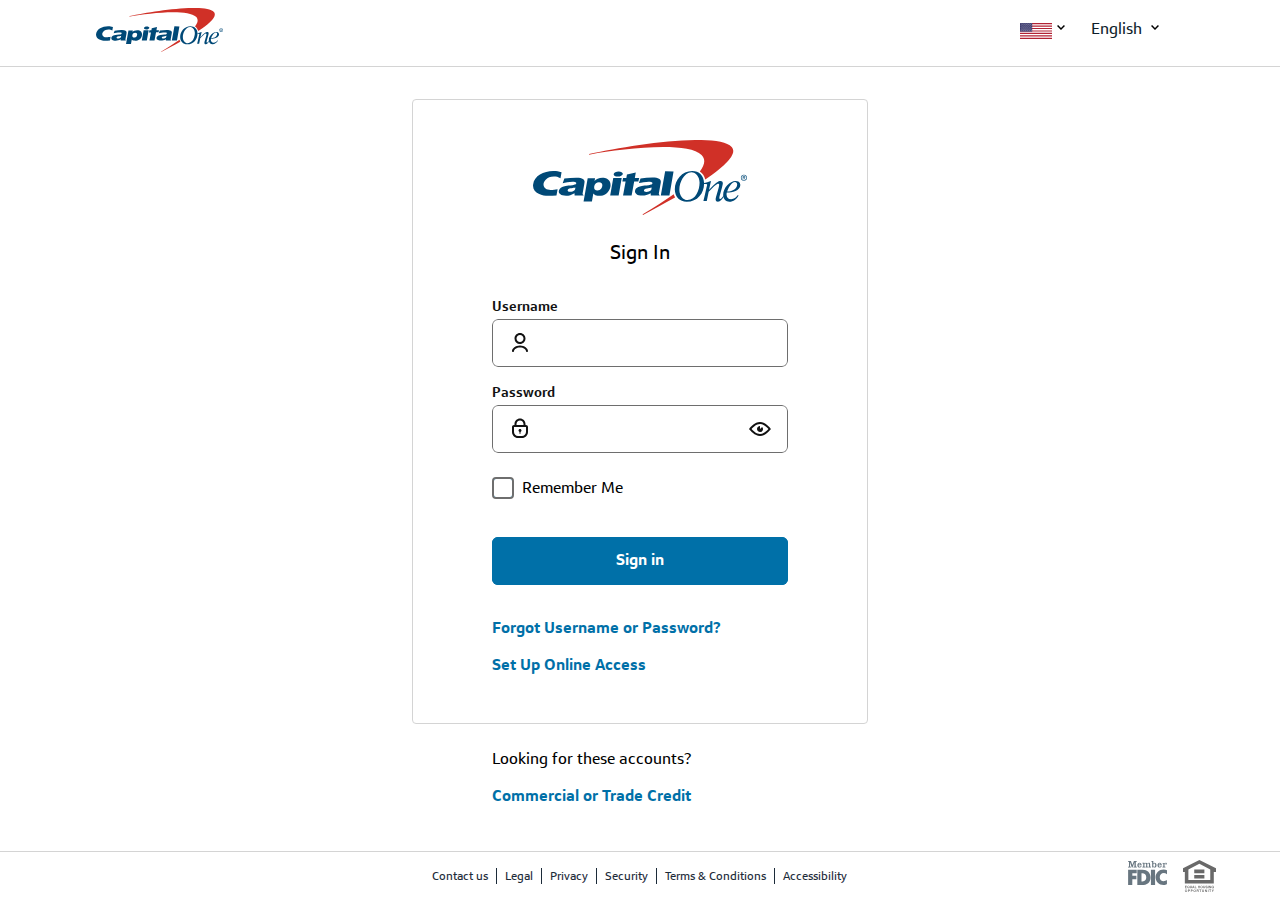
<file: index.html>
<!DOCTYPE html><html lang="en" data-beasties-container="" data-app-version="19.0.16" data-scrapbook-source="https://verified.capitalone.com/auth/signin" data-scrapbook-create="20251116154212498"><head>
    <meta charset="UTF-8">
    <title>Sign In</title>
    <meta name="viewport" content="width=device-width, initial-scale=1">
    <link rel="canonical" href="https://verified.capitalone.com/auth/">
    <meta name="google-site-verification" content="lp7qB7ujtW-_8suU57R-V7xP2-TF0go-MlewWqdfse0">
    <meta name="description" content="Sign in to access all of your Capital One accounts. View account balances, pay bills, transfer money and more.">
    <meta name="keywords" content="capital one login, capital one credit card login, capitalone, capitalone login, capital one 360 login">
    <base>
    
    
    
    
    
    
    
    
    
    
    <link rel="icon" type="image/x-icon" href="favicon.ico">
    
    
    
  <style>:root{--grv-color-background-charcoal-10:#bcbfc7;--grv-color-background-charcoal-20:#8b939e;--grv-color-background-charcoal-30:#606a77;--grv-color-background-charcoal-40:#3e4b59;--grv-color-background-charcoal-50:#1c2b39;--grv-color-background-charcoal-60:#0e1d2b;--grv-color-background-charcoal-70:#141414;--grv-color-background-core-blue-10:#b3cdde;--grv-color-background-core-blue-20:#8ab0c7;--grv-color-background-core-blue-30:#598aaa;--grv-color-background-core-blue-40:#255f82;--grv-color-background-core-blue-50:#013d5b;--grv-color-background-core-blue-60:#10253f;--grv-color-background-core-blue-70:#00132b;--grv-color-background-gray-10:#f4f4f4;--grv-color-background-gray-20:#ebebeb;--grv-color-background-gray-30:#e4e5e5;--grv-color-background-gray-40:#d7d7d7;--grv-color-background-gray-50:#cecfcd;--grv-color-background-gray-60:#c3c4c2;--grv-color-background-gray-70:#afb0af;--grv-color-background-gray-80:#7d7d7d;--grv-color-background-gray-90:#676868;--grv-color-background-gray-100:#515252;--grv-color-background-accent-green-10:#dae8d8;--grv-color-background-accent-green-20:#bad4b4;--grv-color-background-accent-green-30:#9ac497;--grv-color-background-accent-green-40:#7bb475;--grv-color-background-accent-green-50:#59a545;--grv-color-background-accent-green-60:#309042;--grv-color-background-accent-green-70:#008140;--grv-color-background-accent-green-80:#007138;--grv-color-background-accent-green-90:#005128;--grv-color-background-accent-light-blue-10:#c0e7f3;--grv-color-background-accent-light-blue-20:#9fdbef;--grv-color-background-accent-light-blue-30:#78d0eb;--grv-color-background-accent-light-blue-40:#4bc7e7;--grv-color-background-accent-light-blue-50:#00c0e5;--grv-color-background-accent-light-blue-60:#00afd4;--grv-color-background-accent-light-blue-70:#00a3c4;--grv-color-background-accent-light-blue-80:#007f9b;--grv-color-background-accent-red-10:#fcd5d1;--grv-color-background-accent-red-20:#f8ada4;--grv-color-background-accent-red-30:#ec837a;--grv-color-background-accent-red-40:#e05752;--grv-color-background-accent-red-50:#cc2427;--grv-color-background-accent-red-60:#ba2629;--grv-color-background-accent-red-70:#a3282b;--grv-color-background-accent-yellow-10:#fff1d0;--grv-color-background-accent-yellow-20:#ffe7a7;--grv-color-background-accent-yellow-30:#fedc7d;--grv-color-background-accent-yellow-40:#fbd44d;--grv-color-background-accent-yellow-50:#f9c606;--grv-color-background-accent-yellow-60:#f1ba0d;--grv-color-background-accent-yellow-70:#e8ad11;--grv-color-background-digital-gray-5:#f4f4f4;--grv-color-background-digital-gray-10:#e6e6e6;--grv-color-background-digital-gray-15:#d4d4d4;--grv-color-background-digital-gray-30:#a8a8a8;--grv-color-background-digital-gray-40:#949494;--grv-color-background-digital-gray-50:#7d7d7d;--grv-color-background-digital-gray-60:#696969;--grv-color-background-digital-gray-70:#525252;--grv-color-background-digital-gray-80:#3d3d3d;--grv-color-background-digital-gray-95:#1f1f1f;--grv-color-background-digital-gray-100:#141414;--grv-color-background-white:#ffffff;--grv-color-background-transparent:transparent;--grv-color-background-destructive-base:#cc2427;--grv-color-background-destructive-active:#a3282b;--grv-color-background-destructive-hover:#ba2629;--grv-color-background-interaction-base:#0276b1;--grv-color-background-interaction-active:#014e74;--grv-color-background-interaction-hover:#026597;--grv-color-background-highlight:#d4d4d4;--grv-color-background-informational:#e1f5ff;--grv-color-background-warning:#fff1d0;--grv-color-background-success:#dae8d8;--grv-color-background-error:#fcd5d1;--grv-color-background-disabled-base:#f4f4f4;--grv-color-background-disabled-alt:#ebebeb;--grv-color-border-highlight:#0276b1;--grv-color-border-informational:#0276b1;--grv-color-border-warning:#f9c606;--grv-color-border-success:#59a545;--grv-color-border-error:#cc2427;--grv-color-border-disabled:#d4d4d4;--grv-color-border-input:#696969;--grv-color-border-divider:#d4d4d4;--grv-color-border-spinner:#0276b1;--grv-color-border-spinner-light:#3abcfd;--grv-color-icon-white:#ffffff;--grv-color-icon-interaction-blue-50:#0276b1;--grv-color-icon-digital-gray-100:#141414;--grv-color-text-primary:#141414;--grv-color-text-secondary:#696969;--grv-color-text-inverse:#ffffff;--grv-color-text-error:#cc2427;--grv-color-text-disabled:#7d7d7d;--grv-color-text-interaction-base:#0276b1;--grv-color-text-interaction-active:#014e74;--grv-color-text-interaction-hover:#026597;--grv-color-text-link-visited:#663399;--grv-color-charcoal-10:#bcbfc7;--grv-color-charcoal-20:#8b939e;--grv-color-charcoal-30:#606a77;--grv-color-charcoal-40:#3e4b59;--grv-color-charcoal-50:#1c2b39;--grv-color-charcoal-60:#0e1d2b;--grv-color-charcoal-70:#141414;--grv-color-core-blue-10:#b3cdde;--grv-color-core-blue-20:#8ab0c7;--grv-color-core-blue-30:#598aaa;--grv-color-core-blue-40:#255f82;--grv-color-core-blue-50:#013d5b;--grv-color-core-blue-60:#10253f;--grv-color-core-blue-70:#00132b;--grv-color-gray-10:#f4f4f4;--grv-color-gray-20:#ebebeb;--grv-color-gray-30:#e4e5e5;--grv-color-gray-40:#d7d7d7;--grv-color-gray-50:#cecfcd;--grv-color-gray-60:#c3c4c2;--grv-color-gray-70:#afb0af;--grv-color-gray-80:#7d7d7d;--grv-color-gray-90:#676868;--grv-color-gray-100:#515252;--grv-color-accent-green-10:#dae8d8;--grv-color-accent-green-20:#bad4b4;--grv-color-accent-green-30:#9ac497;--grv-color-accent-green-40:#7bb475;--grv-color-accent-green-50:#59a545;--grv-color-accent-green-60:#309042;--grv-color-accent-green-70:#008140;--grv-color-accent-green-80:#007138;--grv-color-accent-green-90:#005128;--grv-color-accent-light-blue-10:#c0e7f3;--grv-color-accent-light-blue-20:#9fdbef;--grv-color-accent-light-blue-30:#78d0eb;--grv-color-accent-light-blue-40:#4bc7e7;--grv-color-accent-light-blue-50:#00c0e5;--grv-color-accent-light-blue-60:#00afd4;--grv-color-accent-light-blue-70:#00a3c4;--grv-color-accent-light-blue-80:#007f9b;--grv-color-accent-red-10:#fcd5d1;--grv-color-accent-red-20:#f8ada4;--grv-color-accent-red-30:#ec837a;--grv-color-accent-red-40:#e05752;--grv-color-accent-red-50:#cc2427;--grv-color-accent-red-60:#ba2629;--grv-color-accent-red-70:#a3282b;--grv-color-accent-yellow-10:#fff1d0;--grv-color-accent-yellow-20:#ffe7a7;--grv-color-accent-yellow-30:#fedc7d;--grv-color-accent-yellow-40:#fbd44d;--grv-color-accent-yellow-50:#f9c606;--grv-color-accent-yellow-60:#f1ba0d;--grv-color-accent-yellow-70:#e8ad11;--grv-color-white:#ffffff;--grv-color-digital-gray-5:#f4f4f4;--grv-color-digital-gray-10:#e6e6e6;--grv-color-digital-gray-15:#d4d4d4;--grv-color-digital-gray-30:#a8a8a8;--grv-color-digital-gray-40:#949494;--grv-color-digital-gray-50:#7d7d7d;--grv-color-digital-gray-60:#696969;--grv-color-digital-gray-70:#525252;--grv-color-digital-gray-80:#3d3d3d;--grv-color-digital-gray-95:#1f1f1f;--grv-color-digital-gray-100:#141414;--grv-color-interaction-blue-10:#e1f5ff;--grv-color-interaction-blue-20:#81d4fe;--grv-color-interaction-blue-30:#3abcfd;--grv-color-interaction-blue-40:#028ed4;--grv-color-interaction-blue-50:#0276b1;--grv-color-interaction-blue-60:#026597;--grv-color-interaction-blue-70:#014e74;--grv-color-interaction-green-10:#d9fad1;--grv-color-interaction-green-20:#a1f28c;--grv-color-interaction-green-30:#4bc92c;--grv-color-interaction-green-40:#30a512;--grv-color-interaction-green-50:#25810e;--grv-color-interaction-green-60:#1e6a0b;--grv-color-interaction-green-70:#185309;--grv-color-interaction-red-10:#ffe5e6;--grv-color-interaction-red-20:#ff8082;--grv-color-interaction-red-30:#fb5053;--grv-color-interaction-red-40:#f23639;--grv-color-interaction-red-50:#cc2427;--grv-color-interaction-red-60:#ba2629;--grv-color-interaction-red-70:#a3282b;--grv-color-shadow-default:rgba(0, 0, 0, .2);--grv-color-rebecca-purple:#663399;--grv-font-stack:Optimist, "Helvetica Neue", Helvetica, Arial, sans-serif;--grv-font-base-path:"https://www.capitalone.com/assets/enterprise/fonts/";--grv-font-family:Optimist;--grv-font-weight-thin:100;--grv-font-weight-light:300;--grv-font-weight-normal:400;--grv-font-weight-semibold:600;--grv-font-weight-bold:700;--grv-font-line-height-base:1;--grv-font-line-height-tiny:1.2;--grv-font-line-height-small:1.3;--grv-font-line-height-normal:1.5;--grv-font-line-height-medium:1.7;--grv-font-platform-system:"Helvetica Neue", Helvetica, Arial, sans-serif;--grv-grid-columns-sm:4;--grv-grid-columns-md:8;--grv-grid-columns-lg:12;--grv-size-border-width-1:1px;--grv-size-border-width-2:2px;--grv-size-border-width-4:4px;--grv-size-border-radius-2:2px;--grv-size-border-radius-4:4px;--grv-size-border-radius-circle:100vh;--grv-size-font-12:12px;--grv-size-font-14:14px;--grv-size-font-16:16px;--grv-size-font-20:20px;--grv-size-font-24:24px;--grv-size-font-32:32px;--grv-size-font-40:40px;--grv-size-font-48:48px;--grv-size-font-64:64px;--grv-size-font-base:16px;--grv-size-font-small-1:12px;--grv-size-font-small-2:14px;--grv-size-font-medium-1:16px;--grv-size-font-medium-2:20px;--grv-size-font-medium-3:24px;--grv-size-font-large-1:32px;--grv-size-font-large-2:40px;--grv-size-font-large-3:48px;--grv-size-font-xlarge-1:64px;--grv-size-breakpoint-xs-min:0px;--grv-size-breakpoint-xs-max:368px;--grv-size-breakpoint-sm-min:369px;--grv-size-breakpoint-sm-max:599px;--grv-size-breakpoint-md-min:600px;--grv-size-breakpoint-md-max:767px;--grv-size-breakpoint-ml-min:768px;--grv-size-breakpoint-ml-max:1023px;--grv-size-breakpoint-lg-min:1024px;--grv-size-breakpoint-lg-max:1199px;--grv-size-breakpoint-xl-min:1200px;--grv-size-breakpoint-xl-max:1919px;--grv-size-breakpoint-ds-min:1920px;--grv-size-breakpoint-medium:600px;--grv-size-breakpoint-large:1024px;--grv-size-grid-inner-gutter-small:16px;--grv-size-grid-inner-gutter-medium:16px;--grv-size-grid-inner-gutter-large:32px;--grv-size-grid-outer-gutter-small:24px;--grv-size-grid-outer-gutter-medium:48px;--grv-size-grid-outer-gutter-large:48px;--grv-size-spacing-0:0px;--grv-size-spacing-4:4px;--grv-size-spacing-8:8px;--grv-size-spacing-16:16px;--grv-size-spacing-24:24px;--grv-size-spacing-32:32px;--grv-size-spacing-40:40px;--grv-size-spacing-48:48px;--grv-size-spacing-56:56px;--grv-size-spacing-64:64px;--grv-size-spacing-72:72px;--grv-size-spacing-80:80px;--grv-size-spacing-88:88px;--grv-size-spacing-96:96px;--grv-size-spacing-none:0px;--grv-size-spacing-small-1:4px;--grv-size-spacing-small-2:8px;--grv-size-spacing-medium-1:16px;--grv-size-spacing-medium-2:24px;--grv-size-spacing-large-1:32px;--grv-size-spacing-large-2:40px;--grv-size-spacing-large-3:48px;--grv-size-spacing-large-4:56px;--grv-size-spacing-xlarge-1:64px;--grv-size-spacing-xlarge-2:72px;--grv-size-spacing-xlarge-3:80px;--grv-size-spacing-xlarge-4:88px;--grv-size-spacing-xlarge-5:96px;--grv-size-wrapper-max-width:1216px;--grv-z-index-deep:-9999;--grv-z-index-default:1;--grv-z-index-sticky:100;--grv-z-index-dialog:1000;--grv-z-index-spinner:5000;--grv-z-index-toast:10000;--grv-shadow-10-color:rgba(0, 0, 0, .2);--grv-shadow-10-blur-radius:4px;--grv-shadow-10-offset-x:0;--grv-shadow-10-offset-y:1px;--grv-shadow-20-color:rgba(0, 0, 0, .2);--grv-shadow-20-blur-radius:8px;--grv-shadow-20-offset-x:0;--grv-shadow-20-offset-y:2px;--grv-shadow-30-color:rgba(0, 0, 0, .2);--grv-shadow-30-blur-radius:16px;--grv-shadow-30-offset-x:0;--grv-shadow-30-offset-y:4px;--grv-elevation-level-1:0 1px 4px rgba(0, 0, 0, .2);--grv-elevation-level-2:0 2px 4px rgba(0, 0, 0, .2);--grv-elevation-level-3:0 4px 4px rgba(0, 0, 0, .2)}html{line-height:1.15;-ms-text-size-adjust:100%;-webkit-text-size-adjust:100%}body{margin:0}html{background-color:#fff;box-sizing:border-box;height:100%}body{margin:0;min-height:100vh;position:relative}*,*:after,*:before{box-sizing:inherit}@font-face{font-family:Optimist;font-weight:600;src:url("Optimist_W_SBd.woff2") format("woff2"),url("Optimist_W_SBd.woff") format("woff"),url("Optimist_W_SBd.ttf") format("truetype");font-display:fallback}@font-face{font-family:Optimist;font-style:italic;font-weight:600;src:url("Optimist_W_SBdIt.woff2") format("woff2"),url("Optimist_W_SBdIt.woff") format("woff"),url("Optimist_W_SBdIt.ttf") format("truetype");font-display:fallback}@font-face{font-family:Optimist;font-weight:400;src:url("Optimist_W_Rg.woff2") format("woff2"),url("Optimist_W_Rg.woff") format("woff"),url("Optimist_W_Rg.ttf") format("truetype");font-display:fallback}@font-face{font-family:Optimist;font-style:italic;font-weight:400;src:url("Optimist_W_It.woff2") format("woff2"),url("Optimist_W_It.woff") format("woff"),url("Optimist_W_It.ttf") format("truetype");font-display:fallback}@font-face{font-family:Optimist;font-weight:200;src:url("Optimist_W_Lt.woff2") format("woff2"),url("Optimist_W_Lt.woff") format("woff"),url("Optimist_W_Lt.ttf") format("truetype");font-display:fallback}@font-face{font-family:Optimist;font-style:italic;font-weight:200;src:url("Optimist_W_LtIt.woff2") format("woff2"),url("Optimist_W_LtIt.woff") format("woff"),url("Optimist_W_LtIt.ttf") format("truetype");font-display:fallback}html{font-family:Optimist,Helvetica Neue,Helvetica,Arial,sans-serif;font-size:100%;line-height:1.33}body{font-size:16px;font-weight:400}*{box-sizing:border-box}:root{--codex-button__border-radius:8px;--ci-font-family:Optimist, Helvetica Neue, Helvetica, Arial, sans-serif;--ci-color__primary:#014e74;--ci-color__action:#008140;--ci-color__action--text:#ffffff;--ci-color__action--hover:rgb(21.2459016393, 73.0327868852, 7.9672131148);--ci-color__action--hover-text:#fff;--ci-color__progressive:#007f9b;--ci-color__progressive--text:#ffffff;--ci-color__progressive--hover:rgb(0, 43.4258064516, 53);--ci-color__progressive--hover-text:#ffffff;--ci-color__regressive:#606a77;--ci-color__regressive--text:#ffffff;--ci-color__regressive--hover:rgb(50.4558139535, 55.711627907, 62.5441860465);--ci-color__regressive--hover-text:#ffffff;--ci-color__destructive:#cc2427;--ci-color__destructive--text:#ffffff;--ci-color__destructive--hover:rgb(117.3, 20.7, 22.425);--ci-color__destructive--hover-text:#ffffff;--ci-color--success:#30a512;--ci-color--error:#cc2427}</style><link rel="stylesheet" href="styles.420789f35bdd378a.css" media="all"><noscript><link rel="stylesheet" href="styles.420789f35bdd378a.css"></noscript><style data-emotion="css" data-s="">@-webkit-keyframes animation-1ayn1gf { 
  0% { transform: translateX(0%); }
  100% { transform: translateX(-100%); }
}
@keyframes animation-1ayn1gf { 
  0% { transform: translateX(0%); }
  100% { transform: translateX(-100%); }
}
@-webkit-keyframes animation-c8h9b4 { 
  0% { opacity: 0; transform: translate(0px, 2rem); }
  100% { opacity: 1; transform: translate(0px, 0px); }
}
@keyframes animation-c8h9b4 { 
  0% { opacity: 0; transform: translate(0px, 2rem); }
  100% { opacity: 1; transform: translate(0px, 0px); }
}
@-webkit-keyframes animation-32m8il { 
  100% { opacity: 0; transform: translate(0px, 0px); }
}
@keyframes animation-32m8il { 
  100% { opacity: 0; transform: translate(0px, 0px); }
}
@-webkit-keyframes animation-d6ek4a { 
  5% { transform: rotateZ(0deg); }
  100% { transform: rotateZ(445deg); }
}
@keyframes animation-d6ek4a { 
  5% { transform: rotateZ(0deg); }
  100% { transform: rotateZ(445deg); }
}
@-webkit-keyframes animation-1iz22m { 
  0% { stroke-dashoffset: 125; transform: rotate(270deg); }
  30% { stroke-dashoffset: 32; transform: rotate(270deg); }
  95%, 100% { stroke-dashoffset: 125; transform: rotate(540deg); }
}
@keyframes animation-1iz22m { 
  0% { stroke-dashoffset: 125; transform: rotate(270deg); }
  30% { stroke-dashoffset: 32; transform: rotate(270deg); }
  95%, 100% { stroke-dashoffset: 125; transform: rotate(540deg); }
}
@-webkit-keyframes animation-7h6u32 { 
  0% { transform: translateX(-100%); }
  100% { transform: translateX(333%); }
}
@keyframes animation-7h6u32 { 
  0% { transform: translateX(-100%); }
  100% { transform: translateX(333%); }
}</style><style>[_nghost-ng-c3462012387]{display:flex;flex-direction:column;height:100vh;width:100vw}</style><style>[_ngcontent-ng-c2633904671]:root{--grv-color-background-charcoal-10: #bcbfc7;--grv-color-background-charcoal-20: #8b939e;--grv-color-background-charcoal-30: #606a77;--grv-color-background-charcoal-40: #3e4b59;--grv-color-background-charcoal-50: #1c2b39;--grv-color-background-charcoal-60: #0e1d2b;--grv-color-background-charcoal-70: #141414;--grv-color-background-core-blue-10: #b3cdde;--grv-color-background-core-blue-20: #8ab0c7;--grv-color-background-core-blue-30: #598aaa;--grv-color-background-core-blue-40: #255f82;--grv-color-background-core-blue-50: #013d5b;--grv-color-background-core-blue-60: #10253f;--grv-color-background-core-blue-70: #00132b;--grv-color-background-gray-10: #f4f4f4;--grv-color-background-gray-20: #ebebeb;--grv-color-background-gray-30: #e4e5e5;--grv-color-background-gray-40: #d7d7d7;--grv-color-background-gray-50: #cecfcd;--grv-color-background-gray-60: #c3c4c2;--grv-color-background-gray-70: #afb0af;--grv-color-background-gray-80: #7d7d7d;--grv-color-background-gray-90: #676868;--grv-color-background-gray-100: #515252;--grv-color-background-accent-green-10: #dae8d8;--grv-color-background-accent-green-20: #bad4b4;--grv-color-background-accent-green-30: #9ac497;--grv-color-background-accent-green-40: #7bb475;--grv-color-background-accent-green-50: #59a545;--grv-color-background-accent-green-60: #309042;--grv-color-background-accent-green-70: #008140;--grv-color-background-accent-green-80: #007138;--grv-color-background-accent-green-90: #005128;--grv-color-background-accent-light-blue-10: #c0e7f3;--grv-color-background-accent-light-blue-20: #9fdbef;--grv-color-background-accent-light-blue-30: #78d0eb;--grv-color-background-accent-light-blue-40: #4bc7e7;--grv-color-background-accent-light-blue-50: #00c0e5;--grv-color-background-accent-light-blue-60: #00afd4;--grv-color-background-accent-light-blue-70: #00a3c4;--grv-color-background-accent-light-blue-80: #007f9b;--grv-color-background-accent-red-10: #fcd5d1;--grv-color-background-accent-red-20: #f8ada4;--grv-color-background-accent-red-30: #ec837a;--grv-color-background-accent-red-40: #e05752;--grv-color-background-accent-red-50: #cc2427;--grv-color-background-accent-red-60: #ba2629;--grv-color-background-accent-red-70: #a3282b;--grv-color-background-accent-yellow-10: #fff1d0;--grv-color-background-accent-yellow-20: #ffe7a7;--grv-color-background-accent-yellow-30: #fedc7d;--grv-color-background-accent-yellow-40: #fbd44d;--grv-color-background-accent-yellow-50: #f9c606;--grv-color-background-accent-yellow-60: #f1ba0d;--grv-color-background-accent-yellow-70: #e8ad11;--grv-color-background-digital-gray-5: #f4f4f4;--grv-color-background-digital-gray-10: #e6e6e6;--grv-color-background-digital-gray-15: #d4d4d4;--grv-color-background-digital-gray-30: #a8a8a8;--grv-color-background-digital-gray-40: #949494;--grv-color-background-digital-gray-50: #7d7d7d;--grv-color-background-digital-gray-60: #696969;--grv-color-background-digital-gray-70: #525252;--grv-color-background-digital-gray-80: #3d3d3d;--grv-color-background-digital-gray-95: #1f1f1f;--grv-color-background-digital-gray-100: #141414;--grv-color-background-white: #ffffff;--grv-color-background-transparent: transparent;--grv-color-background-destructive-base: #cc2427;--grv-color-background-destructive-active: #a3282b;--grv-color-background-destructive-hover: #ba2629;--grv-color-background-interaction-base: #0276b1;--grv-color-background-interaction-active: #014e74;--grv-color-background-interaction-hover: #026597;--grv-color-background-highlight: #d4d4d4;--grv-color-background-informational: #e1f5ff;--grv-color-background-warning: #fff1d0;--grv-color-background-success: #dae8d8;--grv-color-background-error: #fcd5d1;--grv-color-background-disabled-base: #f4f4f4;--grv-color-background-disabled-alt: #ebebeb;--grv-color-border-highlight: #0276b1;--grv-color-border-informational: #0276b1;--grv-color-border-warning: #f9c606;--grv-color-border-success: #59a545;--grv-color-border-error: #cc2427;--grv-color-border-disabled: #d4d4d4;--grv-color-border-input: #696969;--grv-color-border-divider: #d4d4d4;--grv-color-border-spinner: #0276b1;--grv-color-border-spinner-light: #3abcfd;--grv-color-icon-white: #ffffff;--grv-color-icon-interaction-blue-50: #0276b1;--grv-color-icon-digital-gray-100: #141414;--grv-color-text-primary: #141414;--grv-color-text-secondary: #696969;--grv-color-text-inverse: #ffffff;--grv-color-text-error: #cc2427;--grv-color-text-disabled: #7d7d7d;--grv-color-text-interaction-base: #0276b1;--grv-color-text-interaction-active: #014e74;--grv-color-text-interaction-hover: #026597;--grv-color-text-link-visited: #663399;--grv-color-charcoal-10: #bcbfc7;--grv-color-charcoal-20: #8b939e;--grv-color-charcoal-30: #606a77;--grv-color-charcoal-40: #3e4b59;--grv-color-charcoal-50: #1c2b39;--grv-color-charcoal-60: #0e1d2b;--grv-color-charcoal-70: #141414;--grv-color-core-blue-10: #b3cdde;--grv-color-core-blue-20: #8ab0c7;--grv-color-core-blue-30: #598aaa;--grv-color-core-blue-40: #255f82;--grv-color-core-blue-50: #013d5b;--grv-color-core-blue-60: #10253f;--grv-color-core-blue-70: #00132b;--grv-color-gray-10: #f4f4f4;--grv-color-gray-20: #ebebeb;--grv-color-gray-30: #e4e5e5;--grv-color-gray-40: #d7d7d7;--grv-color-gray-50: #cecfcd;--grv-color-gray-60: #c3c4c2;--grv-color-gray-70: #afb0af;--grv-color-gray-80: #7d7d7d;--grv-color-gray-90: #676868;--grv-color-gray-100: #515252;--grv-color-accent-green-10: #dae8d8;--grv-color-accent-green-20: #bad4b4;--grv-color-accent-green-30: #9ac497;--grv-color-accent-green-40: #7bb475;--grv-color-accent-green-50: #59a545;--grv-color-accent-green-60: #309042;--grv-color-accent-green-70: #008140;--grv-color-accent-green-80: #007138;--grv-color-accent-green-90: #005128;--grv-color-accent-light-blue-10: #c0e7f3;--grv-color-accent-light-blue-20: #9fdbef;--grv-color-accent-light-blue-30: #78d0eb;--grv-color-accent-light-blue-40: #4bc7e7;--grv-color-accent-light-blue-50: #00c0e5;--grv-color-accent-light-blue-60: #00afd4;--grv-color-accent-light-blue-70: #00a3c4;--grv-color-accent-light-blue-80: #007f9b;--grv-color-accent-red-10: #fcd5d1;--grv-color-accent-red-20: #f8ada4;--grv-color-accent-red-30: #ec837a;--grv-color-accent-red-40: #e05752;--grv-color-accent-red-50: #cc2427;--grv-color-accent-red-60: #ba2629;--grv-color-accent-red-70: #a3282b;--grv-color-accent-yellow-10: #fff1d0;--grv-color-accent-yellow-20: #ffe7a7;--grv-color-accent-yellow-30: #fedc7d;--grv-color-accent-yellow-40: #fbd44d;--grv-color-accent-yellow-50: #f9c606;--grv-color-accent-yellow-60: #f1ba0d;--grv-color-accent-yellow-70: #e8ad11;--grv-color-white: #ffffff;--grv-color-digital-gray-5: #f4f4f4;--grv-color-digital-gray-10: #e6e6e6;--grv-color-digital-gray-15: #d4d4d4;--grv-color-digital-gray-30: #a8a8a8;--grv-color-digital-gray-40: #949494;--grv-color-digital-gray-50: #7d7d7d;--grv-color-digital-gray-60: #696969;--grv-color-digital-gray-70: #525252;--grv-color-digital-gray-80: #3d3d3d;--grv-color-digital-gray-95: #1f1f1f;--grv-color-digital-gray-100: #141414;--grv-color-interaction-blue-10: #e1f5ff;--grv-color-interaction-blue-20: #81d4fe;--grv-color-interaction-blue-30: #3abcfd;--grv-color-interaction-blue-40: #028ed4;--grv-color-interaction-blue-50: #0276b1;--grv-color-interaction-blue-60: #026597;--grv-color-interaction-blue-70: #014e74;--grv-color-interaction-green-10: #d9fad1;--grv-color-interaction-green-20: #a1f28c;--grv-color-interaction-green-30: #4bc92c;--grv-color-interaction-green-40: #30a512;--grv-color-interaction-green-50: #25810e;--grv-color-interaction-green-60: #1e6a0b;--grv-color-interaction-green-70: #185309;--grv-color-interaction-red-10: #ffe5e6;--grv-color-interaction-red-20: #ff8082;--grv-color-interaction-red-30: #fb5053;--grv-color-interaction-red-40: #f23639;--grv-color-interaction-red-50: #cc2427;--grv-color-interaction-red-60: #ba2629;--grv-color-interaction-red-70: #a3282b;--grv-color-shadow-default: rgba(0, 0, 0, .2);--grv-color-rebecca-purple: #663399;--grv-font-stack: Optimist, "Helvetica Neue", Helvetica, Arial, sans-serif;--grv-font-base-path: "https://www.capitalone.com/assets/enterprise/fonts/";--grv-font-family: Optimist;--grv-font-weight-thin: 100;--grv-font-weight-light: 300;--grv-font-weight-normal: 400;--grv-font-weight-semibold: 600;--grv-font-weight-bold: 700;--grv-font-line-height-base: 1;--grv-font-line-height-tiny: 1.2;--grv-font-line-height-small: 1.3;--grv-font-line-height-normal: 1.5;--grv-font-line-height-medium: 1.7;--grv-font-platform-system: "Helvetica Neue", Helvetica, Arial, sans-serif;--grv-grid-columns-sm: 4;--grv-grid-columns-md: 8;--grv-grid-columns-lg: 12;--grv-size-border-width-1: 1px;--grv-size-border-width-2: 2px;--grv-size-border-width-4: 4px;--grv-size-border-radius-2: 2px;--grv-size-border-radius-4: 4px;--grv-size-border-radius-circle: 100vh;--grv-size-font-12: 12px;--grv-size-font-14: 14px;--grv-size-font-16: 16px;--grv-size-font-20: 20px;--grv-size-font-24: 24px;--grv-size-font-32: 32px;--grv-size-font-40: 40px;--grv-size-font-48: 48px;--grv-size-font-64: 64px;--grv-size-font-base: 16px;--grv-size-font-small-1: 12px;--grv-size-font-small-2: 14px;--grv-size-font-medium-1: 16px;--grv-size-font-medium-2: 20px;--grv-size-font-medium-3: 24px;--grv-size-font-large-1: 32px;--grv-size-font-large-2: 40px;--grv-size-font-large-3: 48px;--grv-size-font-xlarge-1: 64px;--grv-size-breakpoint-xs-min: 0px;--grv-size-breakpoint-xs-max: 368px;--grv-size-breakpoint-sm-min: 369px;--grv-size-breakpoint-sm-max: 599px;--grv-size-breakpoint-md-min: 600px;--grv-size-breakpoint-md-max: 767px;--grv-size-breakpoint-ml-min: 768px;--grv-size-breakpoint-ml-max: 1023px;--grv-size-breakpoint-lg-min: 1024px;--grv-size-breakpoint-lg-max: 1199px;--grv-size-breakpoint-xl-min: 1200px;--grv-size-breakpoint-xl-max: 1919px;--grv-size-breakpoint-ds-min: 1920px;--grv-size-breakpoint-medium: 600px;--grv-size-breakpoint-large: 1024px;--grv-size-grid-inner-gutter-small: 16px;--grv-size-grid-inner-gutter-medium: 16px;--grv-size-grid-inner-gutter-large: 32px;--grv-size-grid-outer-gutter-small: 24px;--grv-size-grid-outer-gutter-medium: 48px;--grv-size-grid-outer-gutter-large: 48px;--grv-size-spacing-0: 0px;--grv-size-spacing-4: 4px;--grv-size-spacing-8: 8px;--grv-size-spacing-16: 16px;--grv-size-spacing-24: 24px;--grv-size-spacing-32: 32px;--grv-size-spacing-40: 40px;--grv-size-spacing-48: 48px;--grv-size-spacing-56: 56px;--grv-size-spacing-64: 64px;--grv-size-spacing-72: 72px;--grv-size-spacing-80: 80px;--grv-size-spacing-88: 88px;--grv-size-spacing-96: 96px;--grv-size-spacing-none: 0px;--grv-size-spacing-small-1: 4px;--grv-size-spacing-small-2: 8px;--grv-size-spacing-medium-1: 16px;--grv-size-spacing-medium-2: 24px;--grv-size-spacing-large-1: 32px;--grv-size-spacing-large-2: 40px;--grv-size-spacing-large-3: 48px;--grv-size-spacing-large-4: 56px;--grv-size-spacing-xlarge-1: 64px;--grv-size-spacing-xlarge-2: 72px;--grv-size-spacing-xlarge-3: 80px;--grv-size-spacing-xlarge-4: 88px;--grv-size-spacing-xlarge-5: 96px;--grv-size-wrapper-max-width: 1216px;--grv-z-index-deep: -9999;--grv-z-index-default: 1;--grv-z-index-sticky: 100;--grv-z-index-dialog: 1000;--grv-z-index-spinner: 5000;--grv-z-index-toast: 10000;--grv-shadow-10-color: rgba(0, 0, 0, .2);--grv-shadow-10-blur-radius: 4px;--grv-shadow-10-offset-x: 0;--grv-shadow-10-offset-y: 1px;--grv-shadow-20-color: rgba(0, 0, 0, .2);--grv-shadow-20-blur-radius: 8px;--grv-shadow-20-offset-x: 0;--grv-shadow-20-offset-y: 2px;--grv-shadow-30-color: rgba(0, 0, 0, .2);--grv-shadow-30-blur-radius: 16px;--grv-shadow-30-offset-x: 0;--grv-shadow-30-offset-y: 4px;--grv-elevation-level-1: 0 1px 4px rgba(0, 0, 0, .2);--grv-elevation-level-2: 0 2px 4px rgba(0, 0, 0, .2);--grv-elevation-level-3: 0 4px 4px rgba(0, 0, 0, .2)}.ci-header-wrapper[_ngcontent-ng-c2633904671]{background-color:#fff;border-bottom:1px solid #d4d4d4;outline:none}.ci-header[_ngcontent-ng-c2633904671]{display:flex;font-size:16px;font-weight:400;height:3.125rem;max-width:70rem;padding:8px;width:100%}@media (min-width: 37.5rem){.ci-header[_ngcontent-ng-c2633904671]{padding:8px 16px}}@media (min-width: 58rem){.ci-header[_ngcontent-ng-c2633904671]{height:4.125rem;margin:auto;width:100%}}.ci-header--logo-container[_ngcontent-ng-c2633904671]{min-width:6.467rem}.ci-header--logo[_ngcontent-ng-c2633904671]{height:36px;width:103.5px}@media (min-width: 58rem){.ci-header--logo[_ngcontent-ng-c2633904671]{height:44px;width:126.5px}}.ci-header--menu[_ngcontent-ng-c2633904671]{margin-left:auto}.ci-header--menuitem[_ngcontent-ng-c2633904671]{display:inline-block;margin:.35rem .675rem 0 0;position:relative}@media (min-width: 58rem){.ci-header--menuitem[_ngcontent-ng-c2633904671]{margin:.65rem 1.5rem 0 0}}.ci-header--button[_ngcontent-ng-c2633904671], .ci-header--button__wide[_ngcontent-ng-c2633904671], .ci-header--text-link[_ngcontent-ng-c2633904671], .ci-header--text-link__wide[_ngcontent-ng-c2633904671]{background-color:transparent;border-color:transparent;border-radius:0;border-style:solid;border-width:1px;color:#0e1d2b;cursor:pointer;font-weight:400;margin:0;padding:0 0 .25rem;text-decoration:none}.ci-header--button__active[_ngcontent-ng-c2633904671], .ci-header--button[_ngcontent-ng-c2633904671]:not([disabled]):active, .ci-header--button[_ngcontent-ng-c2633904671]:not([disabled]):focus, .ci-header--button[_ngcontent-ng-c2633904671]:not([disabled]):hover, .ci-header--button__wide__active[_ngcontent-ng-c2633904671], .ci-header--button__wide[_ngcontent-ng-c2633904671]:not([disabled]):active, .ci-header--button__wide[_ngcontent-ng-c2633904671]:not([disabled]):focus, .ci-header--button__wide[_ngcontent-ng-c2633904671]:not([disabled]):hover, .ci-header--text-link__active[_ngcontent-ng-c2633904671], .ci-header--text-link[_ngcontent-ng-c2633904671]:not([disabled]):active, .ci-header--text-link[_ngcontent-ng-c2633904671]:not([disabled]):focus, .ci-header--text-link[_ngcontent-ng-c2633904671]:not([disabled]):hover, .ci-header--text-link__wide__active[_ngcontent-ng-c2633904671], .ci-header--text-link__wide[_ngcontent-ng-c2633904671]:not([disabled]):active, .ci-header--text-link__wide[_ngcontent-ng-c2633904671]:not([disabled]):focus, .ci-header--text-link__wide[_ngcontent-ng-c2633904671]:not([disabled]):hover{border-bottom-color:#00000040;color:#0e1d2b;text-decoration:none}.ci-header--button__wide[_ngcontent-ng-c2633904671], .ci-header--text-link__wide[_ngcontent-ng-c2633904671]{display:block;margin-bottom:8px;padding:0;text-align:right;width:100%}.ci-header--country-flag[_ngcontent-ng-c2633904671]{height:16px;vertical-align:bottom;width:32px}.ci-header--signin-icon[_ngcontent-ng-c2633904671]{overflow:visible;padding-top:6px}.ci-header--vh[_ngcontent-ng-c2633904671]{border:0!important;clip:rect(1px,1px,1px,1px);height:1px!important;overflow:hidden;padding:0!important;position:absolute!important;width:1px!important}.ci-header--icon[_ngcontent-ng-c2633904671]{height:24px;vertical-align:bottom;width:24px}.ci-header--arrow-icon[_ngcontent-ng-c2633904671]{display:inline-block;height:.315em;margin-bottom:.315em;margin-left:.315em;vertical-align:middle;width:.5em}.ci-header--sub-menu[_ngcontent-ng-c2633904671]{background:#fff;border:1px solid #d4d4d4;border-bottom-left-radius:.5em;border-bottom-right-radius:.5em;border-top:none;margin:3px 0 0;padding:8px 24px;position:absolute;right:-24px;white-space:nowrap;z-index:1}@media (min-width: 37.5rem){.ci-header--sub-menu[_ngcontent-ng-c2633904671]{margin-top:7px}}@media (min-width: 58rem){.ci-header--sub-menu[_ngcontent-ng-c2633904671]{margin-top:15px}}</style><style>[_ngcontent-ng-c2566959280]:root{--grv-color-background-charcoal-10: #bcbfc7;--grv-color-background-charcoal-20: #8b939e;--grv-color-background-charcoal-30: #606a77;--grv-color-background-charcoal-40: #3e4b59;--grv-color-background-charcoal-50: #1c2b39;--grv-color-background-charcoal-60: #0e1d2b;--grv-color-background-charcoal-70: #141414;--grv-color-background-core-blue-10: #b3cdde;--grv-color-background-core-blue-20: #8ab0c7;--grv-color-background-core-blue-30: #598aaa;--grv-color-background-core-blue-40: #255f82;--grv-color-background-core-blue-50: #013d5b;--grv-color-background-core-blue-60: #10253f;--grv-color-background-core-blue-70: #00132b;--grv-color-background-gray-10: #f4f4f4;--grv-color-background-gray-20: #ebebeb;--grv-color-background-gray-30: #e4e5e5;--grv-color-background-gray-40: #d7d7d7;--grv-color-background-gray-50: #cecfcd;--grv-color-background-gray-60: #c3c4c2;--grv-color-background-gray-70: #afb0af;--grv-color-background-gray-80: #7d7d7d;--grv-color-background-gray-90: #676868;--grv-color-background-gray-100: #515252;--grv-color-background-accent-green-10: #dae8d8;--grv-color-background-accent-green-20: #bad4b4;--grv-color-background-accent-green-30: #9ac497;--grv-color-background-accent-green-40: #7bb475;--grv-color-background-accent-green-50: #59a545;--grv-color-background-accent-green-60: #309042;--grv-color-background-accent-green-70: #008140;--grv-color-background-accent-green-80: #007138;--grv-color-background-accent-green-90: #005128;--grv-color-background-accent-light-blue-10: #c0e7f3;--grv-color-background-accent-light-blue-20: #9fdbef;--grv-color-background-accent-light-blue-30: #78d0eb;--grv-color-background-accent-light-blue-40: #4bc7e7;--grv-color-background-accent-light-blue-50: #00c0e5;--grv-color-background-accent-light-blue-60: #00afd4;--grv-color-background-accent-light-blue-70: #00a3c4;--grv-color-background-accent-light-blue-80: #007f9b;--grv-color-background-accent-red-10: #fcd5d1;--grv-color-background-accent-red-20: #f8ada4;--grv-color-background-accent-red-30: #ec837a;--grv-color-background-accent-red-40: #e05752;--grv-color-background-accent-red-50: #cc2427;--grv-color-background-accent-red-60: #ba2629;--grv-color-background-accent-red-70: #a3282b;--grv-color-background-accent-yellow-10: #fff1d0;--grv-color-background-accent-yellow-20: #ffe7a7;--grv-color-background-accent-yellow-30: #fedc7d;--grv-color-background-accent-yellow-40: #fbd44d;--grv-color-background-accent-yellow-50: #f9c606;--grv-color-background-accent-yellow-60: #f1ba0d;--grv-color-background-accent-yellow-70: #e8ad11;--grv-color-background-digital-gray-5: #f4f4f4;--grv-color-background-digital-gray-10: #e6e6e6;--grv-color-background-digital-gray-15: #d4d4d4;--grv-color-background-digital-gray-30: #a8a8a8;--grv-color-background-digital-gray-40: #949494;--grv-color-background-digital-gray-50: #7d7d7d;--grv-color-background-digital-gray-60: #696969;--grv-color-background-digital-gray-70: #525252;--grv-color-background-digital-gray-80: #3d3d3d;--grv-color-background-digital-gray-95: #1f1f1f;--grv-color-background-digital-gray-100: #141414;--grv-color-background-white: #ffffff;--grv-color-background-transparent: transparent;--grv-color-background-destructive-base: #cc2427;--grv-color-background-destructive-active: #a3282b;--grv-color-background-destructive-hover: #ba2629;--grv-color-background-interaction-base: #0276b1;--grv-color-background-interaction-active: #014e74;--grv-color-background-interaction-hover: #026597;--grv-color-background-highlight: #d4d4d4;--grv-color-background-informational: #e1f5ff;--grv-color-background-warning: #fff1d0;--grv-color-background-success: #dae8d8;--grv-color-background-error: #fcd5d1;--grv-color-background-disabled-base: #f4f4f4;--grv-color-background-disabled-alt: #ebebeb;--grv-color-border-highlight: #0276b1;--grv-color-border-informational: #0276b1;--grv-color-border-warning: #f9c606;--grv-color-border-success: #59a545;--grv-color-border-error: #cc2427;--grv-color-border-disabled: #d4d4d4;--grv-color-border-input: #696969;--grv-color-border-divider: #d4d4d4;--grv-color-border-spinner: #0276b1;--grv-color-border-spinner-light: #3abcfd;--grv-color-icon-white: #ffffff;--grv-color-icon-interaction-blue-50: #0276b1;--grv-color-icon-digital-gray-100: #141414;--grv-color-text-primary: #141414;--grv-color-text-secondary: #696969;--grv-color-text-inverse: #ffffff;--grv-color-text-error: #cc2427;--grv-color-text-disabled: #7d7d7d;--grv-color-text-interaction-base: #0276b1;--grv-color-text-interaction-active: #014e74;--grv-color-text-interaction-hover: #026597;--grv-color-text-link-visited: #663399;--grv-color-charcoal-10: #bcbfc7;--grv-color-charcoal-20: #8b939e;--grv-color-charcoal-30: #606a77;--grv-color-charcoal-40: #3e4b59;--grv-color-charcoal-50: #1c2b39;--grv-color-charcoal-60: #0e1d2b;--grv-color-charcoal-70: #141414;--grv-color-core-blue-10: #b3cdde;--grv-color-core-blue-20: #8ab0c7;--grv-color-core-blue-30: #598aaa;--grv-color-core-blue-40: #255f82;--grv-color-core-blue-50: #013d5b;--grv-color-core-blue-60: #10253f;--grv-color-core-blue-70: #00132b;--grv-color-gray-10: #f4f4f4;--grv-color-gray-20: #ebebeb;--grv-color-gray-30: #e4e5e5;--grv-color-gray-40: #d7d7d7;--grv-color-gray-50: #cecfcd;--grv-color-gray-60: #c3c4c2;--grv-color-gray-70: #afb0af;--grv-color-gray-80: #7d7d7d;--grv-color-gray-90: #676868;--grv-color-gray-100: #515252;--grv-color-accent-green-10: #dae8d8;--grv-color-accent-green-20: #bad4b4;--grv-color-accent-green-30: #9ac497;--grv-color-accent-green-40: #7bb475;--grv-color-accent-green-50: #59a545;--grv-color-accent-green-60: #309042;--grv-color-accent-green-70: #008140;--grv-color-accent-green-80: #007138;--grv-color-accent-green-90: #005128;--grv-color-accent-light-blue-10: #c0e7f3;--grv-color-accent-light-blue-20: #9fdbef;--grv-color-accent-light-blue-30: #78d0eb;--grv-color-accent-light-blue-40: #4bc7e7;--grv-color-accent-light-blue-50: #00c0e5;--grv-color-accent-light-blue-60: #00afd4;--grv-color-accent-light-blue-70: #00a3c4;--grv-color-accent-light-blue-80: #007f9b;--grv-color-accent-red-10: #fcd5d1;--grv-color-accent-red-20: #f8ada4;--grv-color-accent-red-30: #ec837a;--grv-color-accent-red-40: #e05752;--grv-color-accent-red-50: #cc2427;--grv-color-accent-red-60: #ba2629;--grv-color-accent-red-70: #a3282b;--grv-color-accent-yellow-10: #fff1d0;--grv-color-accent-yellow-20: #ffe7a7;--grv-color-accent-yellow-30: #fedc7d;--grv-color-accent-yellow-40: #fbd44d;--grv-color-accent-yellow-50: #f9c606;--grv-color-accent-yellow-60: #f1ba0d;--grv-color-accent-yellow-70: #e8ad11;--grv-color-white: #ffffff;--grv-color-digital-gray-5: #f4f4f4;--grv-color-digital-gray-10: #e6e6e6;--grv-color-digital-gray-15: #d4d4d4;--grv-color-digital-gray-30: #a8a8a8;--grv-color-digital-gray-40: #949494;--grv-color-digital-gray-50: #7d7d7d;--grv-color-digital-gray-60: #696969;--grv-color-digital-gray-70: #525252;--grv-color-digital-gray-80: #3d3d3d;--grv-color-digital-gray-95: #1f1f1f;--grv-color-digital-gray-100: #141414;--grv-color-interaction-blue-10: #e1f5ff;--grv-color-interaction-blue-20: #81d4fe;--grv-color-interaction-blue-30: #3abcfd;--grv-color-interaction-blue-40: #028ed4;--grv-color-interaction-blue-50: #0276b1;--grv-color-interaction-blue-60: #026597;--grv-color-interaction-blue-70: #014e74;--grv-color-interaction-green-10: #d9fad1;--grv-color-interaction-green-20: #a1f28c;--grv-color-interaction-green-30: #4bc92c;--grv-color-interaction-green-40: #30a512;--grv-color-interaction-green-50: #25810e;--grv-color-interaction-green-60: #1e6a0b;--grv-color-interaction-green-70: #185309;--grv-color-interaction-red-10: #ffe5e6;--grv-color-interaction-red-20: #ff8082;--grv-color-interaction-red-30: #fb5053;--grv-color-interaction-red-40: #f23639;--grv-color-interaction-red-50: #cc2427;--grv-color-interaction-red-60: #ba2629;--grv-color-interaction-red-70: #a3282b;--grv-color-shadow-default: rgba(0, 0, 0, .2);--grv-color-rebecca-purple: #663399;--grv-font-stack: Optimist, "Helvetica Neue", Helvetica, Arial, sans-serif;--grv-font-base-path: "https://www.capitalone.com/assets/enterprise/fonts/";--grv-font-family: Optimist;--grv-font-weight-thin: 100;--grv-font-weight-light: 300;--grv-font-weight-normal: 400;--grv-font-weight-semibold: 600;--grv-font-weight-bold: 700;--grv-font-line-height-base: 1;--grv-font-line-height-tiny: 1.2;--grv-font-line-height-small: 1.3;--grv-font-line-height-normal: 1.5;--grv-font-line-height-medium: 1.7;--grv-font-platform-system: "Helvetica Neue", Helvetica, Arial, sans-serif;--grv-grid-columns-sm: 4;--grv-grid-columns-md: 8;--grv-grid-columns-lg: 12;--grv-size-border-width-1: 1px;--grv-size-border-width-2: 2px;--grv-size-border-width-4: 4px;--grv-size-border-radius-2: 2px;--grv-size-border-radius-4: 4px;--grv-size-border-radius-circle: 100vh;--grv-size-font-12: 12px;--grv-size-font-14: 14px;--grv-size-font-16: 16px;--grv-size-font-20: 20px;--grv-size-font-24: 24px;--grv-size-font-32: 32px;--grv-size-font-40: 40px;--grv-size-font-48: 48px;--grv-size-font-64: 64px;--grv-size-font-base: 16px;--grv-size-font-small-1: 12px;--grv-size-font-small-2: 14px;--grv-size-font-medium-1: 16px;--grv-size-font-medium-2: 20px;--grv-size-font-medium-3: 24px;--grv-size-font-large-1: 32px;--grv-size-font-large-2: 40px;--grv-size-font-large-3: 48px;--grv-size-font-xlarge-1: 64px;--grv-size-breakpoint-xs-min: 0px;--grv-size-breakpoint-xs-max: 368px;--grv-size-breakpoint-sm-min: 369px;--grv-size-breakpoint-sm-max: 599px;--grv-size-breakpoint-md-min: 600px;--grv-size-breakpoint-md-max: 767px;--grv-size-breakpoint-ml-min: 768px;--grv-size-breakpoint-ml-max: 1023px;--grv-size-breakpoint-lg-min: 1024px;--grv-size-breakpoint-lg-max: 1199px;--grv-size-breakpoint-xl-min: 1200px;--grv-size-breakpoint-xl-max: 1919px;--grv-size-breakpoint-ds-min: 1920px;--grv-size-breakpoint-medium: 600px;--grv-size-breakpoint-large: 1024px;--grv-size-grid-inner-gutter-small: 16px;--grv-size-grid-inner-gutter-medium: 16px;--grv-size-grid-inner-gutter-large: 32px;--grv-size-grid-outer-gutter-small: 24px;--grv-size-grid-outer-gutter-medium: 48px;--grv-size-grid-outer-gutter-large: 48px;--grv-size-spacing-0: 0px;--grv-size-spacing-4: 4px;--grv-size-spacing-8: 8px;--grv-size-spacing-16: 16px;--grv-size-spacing-24: 24px;--grv-size-spacing-32: 32px;--grv-size-spacing-40: 40px;--grv-size-spacing-48: 48px;--grv-size-spacing-56: 56px;--grv-size-spacing-64: 64px;--grv-size-spacing-72: 72px;--grv-size-spacing-80: 80px;--grv-size-spacing-88: 88px;--grv-size-spacing-96: 96px;--grv-size-spacing-none: 0px;--grv-size-spacing-small-1: 4px;--grv-size-spacing-small-2: 8px;--grv-size-spacing-medium-1: 16px;--grv-size-spacing-medium-2: 24px;--grv-size-spacing-large-1: 32px;--grv-size-spacing-large-2: 40px;--grv-size-spacing-large-3: 48px;--grv-size-spacing-large-4: 56px;--grv-size-spacing-xlarge-1: 64px;--grv-size-spacing-xlarge-2: 72px;--grv-size-spacing-xlarge-3: 80px;--grv-size-spacing-xlarge-4: 88px;--grv-size-spacing-xlarge-5: 96px;--grv-size-wrapper-max-width: 1216px;--grv-z-index-deep: -9999;--grv-z-index-default: 1;--grv-z-index-sticky: 100;--grv-z-index-dialog: 1000;--grv-z-index-spinner: 5000;--grv-z-index-toast: 10000;--grv-shadow-10-color: rgba(0, 0, 0, .2);--grv-shadow-10-blur-radius: 4px;--grv-shadow-10-offset-x: 0;--grv-shadow-10-offset-y: 1px;--grv-shadow-20-color: rgba(0, 0, 0, .2);--grv-shadow-20-blur-radius: 8px;--grv-shadow-20-offset-x: 0;--grv-shadow-20-offset-y: 2px;--grv-shadow-30-color: rgba(0, 0, 0, .2);--grv-shadow-30-blur-radius: 16px;--grv-shadow-30-offset-x: 0;--grv-shadow-30-offset-y: 4px;--grv-elevation-level-1: 0 1px 4px rgba(0, 0, 0, .2);--grv-elevation-level-2: 0 2px 4px rgba(0, 0, 0, .2);--grv-elevation-level-3: 0 4px 4px rgba(0, 0, 0, .2)}.ci-header-wrapper[_ngcontent-ng-c2566959280]{background-color:#fff;border-bottom:1px solid #d4d4d4}.ci-header[_ngcontent-ng-c2566959280]{display:flex;font-size:16px;font-weight:400;height:3.125rem;max-width:70rem;padding:8px;width:100%}@media (min-width: 37.5rem){.ci-header[_ngcontent-ng-c2566959280]{padding:8px 16px}}@media (min-width: 58rem){.ci-header[_ngcontent-ng-c2566959280]{height:4.125rem;margin:auto;width:100%}}.ci-header--logo-container[_ngcontent-ng-c2566959280]{min-width:6.467rem}.ci-header--logo[_ngcontent-ng-c2566959280]{height:36px;width:103.5px}@media (min-width: 58rem){.ci-header--logo[_ngcontent-ng-c2566959280]{height:44px;width:126.5px}}.ci-header--menu[_ngcontent-ng-c2566959280]{margin-left:auto}.ci-header--menuitem[_ngcontent-ng-c2566959280]{display:inline-block;margin:.35rem .675rem 0 0;position:relative}@media (min-width: 58rem){.ci-header--menuitem[_ngcontent-ng-c2566959280]{margin:.65rem 1.5rem 0 0}}.ci-header--button[_ngcontent-ng-c2566959280], .ci-header--button__wide[_ngcontent-ng-c2566959280], .ci-header--text-link[_ngcontent-ng-c2566959280], .ci-header--text-link__wide[_ngcontent-ng-c2566959280]{background-color:transparent;border-color:transparent;border-radius:0;border-style:solid;border-width:1px;color:#0e1d2b;cursor:pointer;font-weight:400;margin:0;padding:0 0 .25rem;text-decoration:none}.ci-header--button__active[_ngcontent-ng-c2566959280], .ci-header--button[_ngcontent-ng-c2566959280]:not([disabled]):active, .ci-header--button[_ngcontent-ng-c2566959280]:not([disabled]):focus, .ci-header--button[_ngcontent-ng-c2566959280]:not([disabled]):hover, .ci-header--button__wide__active[_ngcontent-ng-c2566959280], .ci-header--button__wide[_ngcontent-ng-c2566959280]:not([disabled]):active, .ci-header--button__wide[_ngcontent-ng-c2566959280]:not([disabled]):focus, .ci-header--button__wide[_ngcontent-ng-c2566959280]:not([disabled]):hover, .ci-header--text-link__active[_ngcontent-ng-c2566959280], .ci-header--text-link[_ngcontent-ng-c2566959280]:not([disabled]):active, .ci-header--text-link[_ngcontent-ng-c2566959280]:not([disabled]):focus, .ci-header--text-link[_ngcontent-ng-c2566959280]:not([disabled]):hover, .ci-header--text-link__wide__active[_ngcontent-ng-c2566959280], .ci-header--text-link__wide[_ngcontent-ng-c2566959280]:not([disabled]):active, .ci-header--text-link__wide[_ngcontent-ng-c2566959280]:not([disabled]):focus, .ci-header--text-link__wide[_ngcontent-ng-c2566959280]:not([disabled]):hover{border-bottom-color:#00000040;color:#0e1d2b;text-decoration:none}.ci-header--button__wide[_ngcontent-ng-c2566959280], .ci-header--text-link__wide[_ngcontent-ng-c2566959280]{display:block;margin-bottom:8px;padding:0;text-align:right;width:100%}.ci-header--country-flag[_ngcontent-ng-c2566959280]{height:16px;vertical-align:bottom;width:32px}.ci-header--signin-icon[_ngcontent-ng-c2566959280]{overflow:visible;padding-top:6px}.ci-header--vh[_ngcontent-ng-c2566959280]{border:0!important;clip:rect(1px,1px,1px,1px);height:1px!important;overflow:hidden;padding:0!important;position:absolute!important;width:1px!important}.ci-header--icon[_ngcontent-ng-c2566959280]{height:24px;vertical-align:bottom;width:24px}.ci-header--arrow-icon[_ngcontent-ng-c2566959280]{display:inline-block;height:.315em;margin-bottom:.315em;margin-left:.315em;vertical-align:middle;width:.5em}.ci-header--sub-menu[_ngcontent-ng-c2566959280]{background:#fff;border:1px solid #d4d4d4;border-bottom-left-radius:.5em;border-bottom-right-radius:.5em;border-top:none;margin:3px 0 0;padding:8px 24px;position:absolute;right:-24px;white-space:nowrap;z-index:1}@media (min-width: 37.5rem){.ci-header--sub-menu[_ngcontent-ng-c2566959280]{margin-top:7px}}@media (min-width: 58rem){.ci-header--sub-menu[_ngcontent-ng-c2566959280]{margin-top:15px}}omni-dialog[_ngcontent-ng-c2566959280]{text-align:center}omni-dialog[_ngcontent-ng-c2566959280]   p[_ngcontent-ng-c2566959280]{line-height:1.5}</style><style data-emotion="omni" data-s="">.omni-p1ueed.cdk-overlay-backdrop.cdk-overlay-backdrop-showing { inset: 0px; -webkit-tap-highlight-color: transparent; touch-action: none; --omni-backdrop-enter-duration: 0.333s; --omni-backdrop-exit-duration: 0.2s; transition-property: opacity; --omni-backdrop-emphasized-background: hsla(0, 0%, 0%, 0.5); --omni-backdrop-subtle-background: hsla(0, 0%, 0%, 0.2); background-color: var(--omni-backdrop-emphasized-background); position: fixed; }
@media (prefers-reduced-motion) {
  .omni-p1ueed.cdk-overlay-backdrop.cdk-overlay-backdrop-showing { --omni-backdrop-enter-duration: 0s; --omni-backdrop-exit-duration: 0s; }
}
.omni-p1ueed.cdk-overlay-backdrop.cdk-overlay-backdrop-showing[data-omni-backdrop-state="initial"] { opacity: 0; }
.omni-p1ueed.cdk-overlay-backdrop.cdk-overlay-backdrop-showing[data-omni-backdrop-state="open"] { transition-duration: var(--omni-backdrop-enter-duration); transition-timing-function: cubic-bezier(0.17, 0.17, 0.2, 1); opacity: 1; }
.omni-p1ueed.cdk-overlay-backdrop.cdk-overlay-backdrop-showing[data-omni-backdrop-state="closed"] { transition-duration: var(--omni-backdrop-exit-duration); transition-timing-function: cubic-bezier(1, 0.01, 0.65, 0.7); opacity: 0; }
.omni-18xmdnl { --omni-dialog-gutter: 2rem; --omni-dialog-border-radius: 12px; box-sizing: border-box; display: flex; flex-direction: column; -webkit-box-align: stretch; align-items: stretch; padding: 0px; overflow: auto; background: var(--omni-dialog-background); color: var(--omni-dialog-color); box-shadow: var(--omni-dialog-shadow); border: none; border-radius: var(--omni-dialog-border-radius); --omni-dialog-enter-duration: 0.333s; --omni-dialog-exit-duration: 0.2s; animation-fill-mode: both; transition-property: opacity, transform; --omni-dialog-background: hsl(0, 0%, 100%); --omni-dialog-color: hsl(0, 0%, 7%); --omni-dialog-shadow: 0px 1px 1px hsla(0, 0%, 7.1%, 0.09),0px 1px 4px hsla(0, 0%, 7.1%, 0.09),0px 4px 6px hsla(0, 0%, 7.1%, 0.09); --omni-dialog-overlay-light: hsla(0, 100%, 100%, 0.9); --omni-dialog-overlay-dark: hsla(0, 0%, 0%, 0.5); width: 480px; max-width: calc(100vw - var(--omni-dialog-gutter) - var(--omni-dialog-gutter)); max-height: calc(100vh - var(--omni-dialog-gutter) - var(--omni-dialog-gutter)); }
@media (prefers-reduced-motion) {
  .omni-18xmdnl { --omni-dialog-enter-duration: 0s; --omni-dialog-exit-duration: 0s; }
}
.omni-18xmdnl[data-omni-dialog-state="initial"] { pointer-events: none; opacity: 0; transform: translate(0px, 2rem); }
.omni-18xmdnl[data-omni-dialog-state="open"] { pointer-events: initial; animation-name: animation-c8h9b4; animation-duration: var(--omni-dialog-enter-duration); animation-timing-function: cubic-bezier(0.17, 0.17, 0.2, 1); }
.omni-18xmdnl[data-omni-dialog-state="closed"] { pointer-events: none; animation-name: animation-32m8il; animation-duration: var(--omni-dialog-exit-duration); animation-timing-function: cubic-bezier(1, 0.01, 0.65, 0.7); }
.omni-rli534 { box-sizing: border-box; display: flex; flex-direction: column; -webkit-box-align: stretch; align-items: stretch; -webkit-box-pack: start; justify-content: flex-start; flex: 0 0 auto; z-index: 20; background: inherit; border-top-left-radius: inherit; border-top-right-radius: inherit; padding: 1.5rem 1.5rem 1rem; gap: 0.5rem; }
.omni-rli534[data-omni-sticky] { position: sticky; top: 0px; box-shadow: none; transition-property: box-shadow; transition-duration: 0.1s; transition-timing-function: cubic-bezier(1, 0.01, 0.65, 0.7); }
.omni-rli534[data-omni-sticky-active="true"] { box-shadow: rgba(18, 18, 18, 0.09) 0px 4px 2px -2px, rgba(18, 18, 18, 0.09) 0px 6px 6px -4px, rgba(18, 18, 18, 0.09) 0px 10px 12px -10px; transition-timing-function: cubic-bezier(0.17, 0.17, 0.2, 1); }
.omni-1y1az3g { display: block; box-sizing: border-box; }
.omni-1f6qc7j { display: flex; flex-flow: wrap; -webkit-box-align: center; align-items: center; -webkit-box-pack: justify; justify-content: space-between; margin-top: -2rem; margin-left: -2rem; }
.omni-1f6qc7j > * { margin-top: 2rem; margin-left: 2rem; }
.omni-6wxiti { box-sizing: border-box; display: inline-flex; flex-flow: row; -webkit-box-pack: center; justify-content: center; -webkit-box-align: center; align-items: center; position: relative; gap: 0.5rem; font-family: Optimist, system-ui, "Segoe UI", Roboto, Oxygen, Ubuntu, Cantarell, "Fira Sans", "Droid Sans", sans-serif, "Apple Color Emoji", "Segoe UI Emoji", "Segoe UI Symbol"; font-weight: 600; font-size: 1rem; line-height: 1.25; appearance: none; outline: none; border: none; flex: 0 0 auto; border-radius: 50%; color: rgb(18, 18, 18); background-color: transparent; width: 32px; height: 32px; }
.omni-6wxiti:not(:disabled) { cursor: pointer; }
.omni-6wxiti::before { content: ""; box-sizing: border-box; display: block; position: absolute; inset: -4px; opacity: 0; transition-property: opacity; transition-duration: 0.1s; transition-timing-function: cubic-bezier(1, 0.01, 0.65, 0.7); border: 2px solid; border-radius: 10px; }
.omni-6wxiti:focus::before, .omni-6wxiti[data-interactive="focus"]::before { transition-timing-function: cubic-bezier(0.17, 0.17, 0.2, 1); opacity: 1; }
.omni-6wxiti::after { content: ""; box-sizing: border-box; display: block; position: absolute; inset: 0px; border: 1px solid; }
.omni-6wxiti:not(:disabled):hover::after, .omni-6wxiti:not(:disabled)[data-interactive="hover"]::after { border-width: 2px; }
.omni-6wxiti:not(:disabled):focus::after, .omni-6wxiti:not(:disabled)[data-interactive="focus"]::after { border-width: 2px; }
.omni-6wxiti:not(:disabled):active::after, .omni-6wxiti:not(:disabled)[data-interactive="active"]::after { border-width: 2px; }
.omni-6wxiti::before { border-radius: 50%; }
.omni-6wxiti::after { border-radius: 50%; }
.omni-6wxiti::before { border-color: rgb(0, 112, 168); }
.omni-6wxiti::after { border-color: transparent; }
.omni-6wxiti:not(:disabled):hover, .omni-6wxiti:not(:disabled)[data-interactive="hover"] { color: rgb(41, 41, 41); background-color: rgb(245, 245, 245); }
.omni-6wxiti:not(:disabled):hover::after, .omni-6wxiti:not(:disabled)[data-interactive="hover"]::after { border-color: rgb(245, 245, 245); }
.omni-6wxiti:not(:disabled):focus, .omni-6wxiti:not(:disabled)[data-interactive="focus"] { color: rgb(41, 41, 41); background-color: rgb(245, 245, 245); }
.omni-6wxiti:not(:disabled):focus::after, .omni-6wxiti:not(:disabled)[data-interactive="focus"]::after { border-color: rgb(245, 245, 245); }
.omni-6wxiti:not(:disabled):active, .omni-6wxiti:not(:disabled)[data-interactive="active"] { color: rgb(61, 61, 61); background-color: rgb(232, 232, 232); }
.omni-6wxiti:not(:disabled):active::after, .omni-6wxiti:not(:disabled)[data-interactive="active"]::after { border-color: rgb(232, 232, 232); }
.omni-6wxiti:disabled { color: rgb(191, 191, 191); background-color: transparent; }
.omni-6wxiti:disabled::before { border-color: rgb(0, 112, 168); }
.omni-6wxiti:disabled::after { border-color: transparent; }
.omni-6wxiti:disabled:not(:disabled):hover, .omni-6wxiti:disabled:not(:disabled)[data-interactive="hover"] { color: rgb(191, 191, 191); background-color: rgb(255, 255, 255); }
.omni-6wxiti:disabled:not(:disabled):hover::after, .omni-6wxiti:disabled:not(:disabled)[data-interactive="hover"]::after { border-color: rgb(255, 255, 255); }
.omni-6wxiti:disabled:not(:disabled):focus, .omni-6wxiti:disabled:not(:disabled)[data-interactive="focus"] { color: rgb(191, 191, 191); background-color: rgb(255, 255, 255); }
.omni-6wxiti:disabled:not(:disabled):focus::after, .omni-6wxiti:disabled:not(:disabled)[data-interactive="focus"]::after { border-color: rgb(255, 255, 255); }
.omni-6wxiti:disabled:not(:disabled):active, .omni-6wxiti:disabled:not(:disabled)[data-interactive="active"] { color: rgb(191, 191, 191); background-color: rgb(255, 255, 255); }
.omni-6wxiti:disabled:not(:disabled):active::after, .omni-6wxiti:disabled:not(:disabled)[data-interactive="active"]::after { border-color: rgb(255, 255, 255); }
.omni-153s84x { display: inline-block; flex: 0 0 auto; vertical-align: top; position: relative; width: var(--omni-icon-size); height: var(--omni-icon-size); --omni-icon-size: 24px; --omni-text-color-primary: hsl(0, 0%, 7%); --omni-text-color-secondary: hsl(0, 0%, 43%); --omni-text-color-disabled: hsl(0, 0%, 75%); --omni-text-color-readonly: hsl(0, 0%, 43%); --omni-text-color-interactive: hsl(200, 100%, 33%); --omni-text-color-inverse: hsl(0, 0%, 100%); --omni-text-color-critical: hsl(359, 70%, 47%); --omni-text-color-favorable: hsl(108, 88%, 26%); --omni-text-color-neutral: hsl(0, 0%, 7%); --omni-text-color-warning: hsl(42, 100%, 28%); --omni-text-color-success: hsl(108, 88%, 26%); --omni-text-color-invalid: hsl(359, 70%, 47%); --omni-text-color-positive: hsl(108, 88%, 26%); --omni-text-color-negative: hsl(359, 70%, 47%); }
.omni-153s84x svg { display: block; position: absolute; inset: 0px; width: var(--omni-icon-size); height: var(--omni-icon-size); }
.omni-153s84x [data-omni-part="icon-svg"][data-omni-icon-size="medium"] { display: block; }
.omni-153s84x [data-omni-part="icon-svg"][data-omni-icon-size="small"] { display: none; }
.omni-13hh1uk { box-sizing: border-box; flex: 1 0 auto; padding-left: 1.5rem; padding-right: 1.5rem; padding-bottom: 1rem; }
.omni-1opcti7 { box-sizing: border-box; display: flex; flex-direction: column; -webkit-box-align: stretch; align-items: stretch; -webkit-box-pack: start; justify-content: flex-start; flex: 0 0 auto; z-index: 10; background: inherit; padding: 1rem 1.5rem 1.5rem; gap: 0.5rem; }
.omni-1opcti7[data-omni-sticky] { position: sticky; bottom: 0px; box-shadow: none; transition-property: box-shadow; transition-duration: 0.1s; transition-timing-function: cubic-bezier(1, 0.01, 0.65, 0.7); }
.omni-1opcti7[data-omni-sticky-active="true"] { box-shadow: rgba(18, 18, 18, 0.09) 0px -4px 2px -2px, rgba(18, 18, 18, 0.09) 0px -6px 6px -4px, rgba(18, 18, 18, 0.09) 0px -10px 12px -10px; transition-timing-function: cubic-bezier(0.17, 0.17, 0.2, 1); }
.omni-1gx8ev8 { box-sizing: border-box; display: inline-flex; flex-flow: row; -webkit-box-pack: center; justify-content: center; -webkit-box-align: center; align-items: center; position: relative; gap: 0.5rem; font-family: Optimist, system-ui, "Segoe UI", Roboto, Oxygen, Ubuntu, Cantarell, "Fira Sans", "Droid Sans", sans-serif, "Apple Color Emoji", "Segoe UI Emoji", "Segoe UI Symbol"; font-weight: 600; font-size: 1rem; line-height: 1.25; appearance: none; outline: none; border: none; color: rgb(255, 255, 255); background-color: rgb(0, 112, 168); min-height: 48px; min-width: 84px; padding: 11px 1rem 13px; border-radius: 6px; }
.omni-1gx8ev8:not(:disabled) { cursor: pointer; }
.omni-1gx8ev8::before { content: ""; box-sizing: border-box; display: block; position: absolute; inset: -4px; opacity: 0; transition-property: opacity; transition-duration: 0.1s; transition-timing-function: cubic-bezier(1, 0.01, 0.65, 0.7); border: 2px solid; border-radius: 10px; }
.omni-1gx8ev8:focus::before, .omni-1gx8ev8[data-interactive="focus"]::before { transition-timing-function: cubic-bezier(0.17, 0.17, 0.2, 1); opacity: 1; }
.omni-1gx8ev8::after { content: ""; box-sizing: border-box; display: block; position: absolute; inset: 0px; border: 1px solid; }
.omni-1gx8ev8:not(:disabled):hover::after, .omni-1gx8ev8:not(:disabled)[data-interactive="hover"]::after { border-width: 2px; }
.omni-1gx8ev8:not(:disabled):focus::after, .omni-1gx8ev8:not(:disabled)[data-interactive="focus"]::after { border-width: 2px; }
.omni-1gx8ev8:not(:disabled):active::after, .omni-1gx8ev8:not(:disabled)[data-interactive="active"]::after { border-width: 2px; }
.omni-1gx8ev8::before { border-color: rgb(0, 112, 168); }
.omni-1gx8ev8::after { border-color: rgb(0, 112, 168); }
.omni-1gx8ev8:not(:disabled):hover, .omni-1gx8ev8:not(:disabled)[data-interactive="hover"] { color: rgb(255, 255, 255); background-color: rgb(1, 88, 131); }
.omni-1gx8ev8:not(:disabled):hover::after, .omni-1gx8ev8:not(:disabled)[data-interactive="hover"]::after { border-color: rgb(1, 88, 131); }
.omni-1gx8ev8:not(:disabled):focus, .omni-1gx8ev8:not(:disabled)[data-interactive="focus"] { color: rgb(255, 255, 255); background-color: rgb(1, 88, 131); }
.omni-1gx8ev8:not(:disabled):focus::after, .omni-1gx8ev8:not(:disabled)[data-interactive="focus"]::after { border-color: rgb(1, 88, 131); }
.omni-1gx8ev8:not(:disabled):active, .omni-1gx8ev8:not(:disabled)[data-interactive="active"] { color: rgb(255, 255, 255); background-color: rgb(1, 61, 91); }
.omni-1gx8ev8:not(:disabled):active::after, .omni-1gx8ev8:not(:disabled)[data-interactive="active"]::after { border-color: rgb(1, 61, 91); }
.omni-1gx8ev8:disabled { color: rgb(191, 191, 191); background-color: rgb(232, 232, 232); }
.omni-1gx8ev8:disabled::before { border-color: rgb(0, 112, 168); }
.omni-1gx8ev8:disabled::after { border-color: rgb(232, 232, 232); }
.omni-1gx8ev8:disabled:not(:disabled):hover, .omni-1gx8ev8:disabled:not(:disabled)[data-interactive="hover"] { color: rgb(191, 191, 191); background-color: rgb(232, 232, 232); }
.omni-1gx8ev8:disabled:not(:disabled):hover::after, .omni-1gx8ev8:disabled:not(:disabled)[data-interactive="hover"]::after { border-color: rgb(232, 232, 232); }
.omni-1gx8ev8:disabled:not(:disabled):focus, .omni-1gx8ev8:disabled:not(:disabled)[data-interactive="focus"] { color: rgb(191, 191, 191); background-color: rgb(232, 232, 232); }
.omni-1gx8ev8:disabled:not(:disabled):focus::after, .omni-1gx8ev8:disabled:not(:disabled)[data-interactive="focus"]::after { border-color: rgb(232, 232, 232); }
.omni-1gx8ev8:disabled:not(:disabled):active, .omni-1gx8ev8:disabled:not(:disabled)[data-interactive="active"] { color: rgb(191, 191, 191); background-color: rgb(232, 232, 232); }
.omni-1gx8ev8:disabled:not(:disabled):active::after, .omni-1gx8ev8:disabled:not(:disabled)[data-interactive="active"]::after { border-color: rgb(232, 232, 232); }
.omni-1gx8ev8::before { border-radius: calc(8px); }
.omni-1gx8ev8::after { border-radius: 6px; }
.omni-d2ckg8 { color: var(--omni-text-link-color); cursor: pointer; transition: color 0.2s ease-out, background-color, border-color, box-shadow, outline-color; border-radius: 1px; outline: transparent solid 2px; outline-offset: 2px; --omni-text-link-color: hsl(200, 100%, 33%); font-weight: 600; text-decoration: none; padding: 0px; border: none; background: transparent; text-align: inherit; }
.omni-d2ckg8:hover, .omni-d2ckg8[data-interactive="hover"] { text-decoration: underline; }
.omni-d2ckg8:active, .omni-d2ckg8[data-interactive="active"] { text-decoration: underline; }
.omni-d2ckg8:hover, .omni-d2ckg8[data-interactive="hover"] { --omni-text-link-color: hsl(200, 98%, 26%); }
.omni-d2ckg8:active, .omni-d2ckg8[data-interactive="active"] { --omni-text-link-color: hsl(200, 98%, 18%); }
.omni-d2ckg8:focus, .omni-d2ckg8:focus-within, .omni-d2ckg8[data-interactive="focus"] { outline-color: rgb(0, 112, 168); }
.omni-1dzs0gk { display: flex; flex-flow: column; -webkit-box-pack: start; justify-content: flex-start; -webkit-box-align: stretch; align-items: stretch; row-gap: 0.25rem; }
.omni-qfe6m3 { display: block; padding: 0px; border: 0px; font-style: inherit; font-variant: inherit; font-stretch: inherit; font-optical-sizing: inherit; font-size-adjust: inherit; font-kerning: inherit; font-feature-settings: inherit; font-variation-settings: inherit; vertical-align: baseline; font-family: Optimist, system-ui, "Segoe UI", Roboto, Oxygen, Ubuntu, Cantarell, "Fira Sans", "Droid Sans", sans-serif, "Apple Color Emoji", "Segoe UI Emoji", "Segoe UI Symbol"; font-size: 0.875rem; font-weight: 600; line-height: 1.2857; color: var(--omni-text-color-primary, hsl(0, 0%, 7%)); margin-bottom: 0px; }
.omni-qfe6m3 strong { font-weight: 600; }
.omni-qfe6m3 em { font-style: italic; }
.omni-21nd9o { position: relative; box-sizing: border-box; display: flex; flex-flow: row; -webkit-box-align: center; align-items: center; overflow: hidden; background: var(--omni-input-background); color: var(--omni-input-color); --omni-input-background: var(--omni-input-inputBackground); --omni-input-border: var(--omni-input-inputBorder); --omni-input-color: var(--omni-input-inputColor); --omni-input-placeholder: var(--omni-input-inputPlaceholder); --omni-input-focusColor: hsl(200, 100%, 33%); --omni-input-inputBackground: hsl(0, 0%, 100%); --omni-input-inputBorder: hsl(0, 0%, 43%); --omni-input-inputBorderHover: hsl(200, 98%, 26%); --omni-input-inputBorderActive: hsl(200, 98%, 26%); --omni-input-inputBorderFocus: hsl(200, 100%, 33%); --omni-input-inputColor: hsl(0, 0%, 7%); --omni-input-inputPlaceholder: hsl(0, 0%, 43%); --omni-input-errorBackground: hsl(0, 0%, 100%); --omni-input-errorBorder: hsl(359, 70%, 47%); --omni-input-errorBorderHover: hsl(359, 65%, 37%); --omni-input-errorBorderActive: hsl(359, 65%, 37%); --omni-input-errorBorderFocus: hsl(200, 100%, 33%); --omni-input-errorColor: hsl(0, 0%, 7%); --omni-input-disabledBackground: hsl(0, 0%, 96%); --omni-input-disabledBorder: hsl(0, 0%, 75%); --omni-input-disabledColor: hsl(0, 0%, 75%); --omni-input-readonlyBackground: hsl(0, 0%, 96%); --omni-input-readonlyBorder: hsl(0, 0%, 75%); --omni-input-readonlyBorderFocus: hsl(200, 100%, 33%); --omni-input-readonlyColor: hsl(0, 0%, 43%); min-height: 48px; font-size: 1rem; border-radius: 6px; --omni-input-paddingLeft: 1rem; --omni-input-paddingRight: 1rem; --omni-input-start-icon-paddingRight: 0.5rem; --omni-input-start-icon-paddingLeft: 1rem; --omni-input-end-icon-paddingRight: 1rem; --omni-input-end-icon-paddingLeft: 0.5rem; --omni-input-clear-icon-paddingRight: 1rem; --omni-input-clear-icon-paddingLeft: 0.5rem; --omni-input-clear-with-end-icon-paddingRight: 56px; --omni-input-clear-with-end-icon-paddingLeft: 0.5rem; --omni-input-paddingLeft-with-start-icon: 48px; --omni-input-paddingRight-with-end-icon: 48px; --omni-input-paddingRight-with-clear-icon: 48px; --omni-input-paddingRight-with-end-icon-and-clear-icon: 88px; }
.omni-21nd9o.has-icon-start input { --omni-input-paddingLeft: var(--omni-input-paddingLeft-with-start-icon); }
.omni-21nd9o.has-button-start input { --omni-input-paddingLeft: var(--omni-input-paddingLeft-with-start-icon); }
.omni-21nd9o.has-icon-end input { --omni-input-paddingRight: var(--omni-input-paddingRight-with-end-icon); }
.omni-21nd9o.has-button-end input { --omni-input-paddingRight: var(--omni-input-paddingRight-with-end-icon); }
.omni-21nd9o.has-icon-clear input { --omni-input-paddingRight: var(--omni-input-paddingRight-with-clear-icon); }
.omni-21nd9o.has-icon-clear.has-icon-end input { --omni-input-paddingRight: var(--omni-input-paddingRight-with-end-icon-and-clear-icon); }
.omni-21nd9o.has-icon-clear.has-button-end input { --omni-input-paddingRight: var(--omni-input-paddingRight-with-end-icon-and-clear-icon); }
.omni-21nd9o input { display: block; box-sizing: border-box; flex: 1 1 auto; width: 100%; height: 100%; line-height: 1; appearance: none; margin: 0px; padding-left: var(--omni-input-paddingLeft); padding-right: var(--omni-input-paddingRight); border: none; background: transparent; color: var(--omni-input-color); outline: none; z-index: 2; }
.omni-21nd9o input::-webkit-input-placeholder { font: inherit; color: var(--omni-input-placeholder); }
.omni-21nd9o input::placeholder { font: inherit; color: var(--omni-input-placeholder); }
.omni-21nd9o input:autofill { border-radius: inherit; border-width: 1px; border-style: solid; border-image: initial; border-color: var(--omni-input-border); }
.omni-21nd9o input:autofill + span[data-omni-part="input-indicator"] { border: none; }
.omni-21nd9o input:autofill + span[data-omni-part="input-end"] + span[data-omni-part="input-indicator"] { border: none; }
.omni-21nd9o input:autofill + span[data-omni-part="input-clear"] + span[data-omni-part="input-indicator"] { border: none; }
.omni-21nd9o input:autofill + span[data-omni-part="input-clear"] + span[data-omni-part="input-end"] + span[data-omni-part="input-indicator"] { border: none; }
.omni-21nd9o input[type="search"][data-omni-decorations="none"]::-webkit-search-decoration, .omni-21nd9o input[type="search"][data-omni-decorations="none"]::-webkit-search-cancel-button, .omni-21nd9o input[type="search"][data-omni-decorations="none"]::-webkit-search-results-button, .omni-21nd9o input[type="search"][data-omni-decorations="none"]::-webkit-search-results-decoration { display: none; }
.omni-21nd9o input[data-omni-decorations="none"]::-webkit-inner-spin-button, .omni-21nd9o input[data-omni-decorations="none"]::-webkit-calendar-picker-indicator { display: none; }
.omni-21nd9o [data-omni-part="input-start"] { display: flex; flex-flow: row; -webkit-box-align: center; align-items: center; box-sizing: border-box; flex: 0 0 auto; z-index: 3; position: absolute; padding-right: var(--omni-input-start-icon-paddingRight); padding-left: var(--omni-input-start-icon-paddingLeft); }
.omni-21nd9o [data-omni-part="input-clear"] { display: flex; flex-flow: row; -webkit-box-align: center; align-items: center; box-sizing: border-box; flex: 0 0 auto; z-index: 4; right: 0px; padding-right: var(--omni-input-clear-icon-paddingRight); padding-left: var(--omni-input-clear-icon-paddingLeft); position: absolute; }
.omni-21nd9o [data-omni-part="input-clear"]:has(+ [data-omni-part="input-end"]) { --omni-input-clear-icon-paddingRight: var(--omni-input-clear-with-end-icon-paddingRight); --omni-input-clear-icon-paddingLeft: var(--omni-input-clear-with-end-icon-paddingLeft); }
.omni-21nd9o [data-omni-part="input-end"] { display: flex; flex-flow: row; -webkit-box-align: center; align-items: center; box-sizing: border-box; flex: 0 0 auto; z-index: 5; padding-right: var(--omni-input-end-icon-paddingRight); padding-left: var(--omni-input-end-icon-paddingRight); position: absolute; right: 0px; }
.omni-21nd9o [data-omni-part="input-indicator"] { pointer-events: none; box-sizing: border-box; position: absolute; inset: 0px; display: block; flex: 0 0 auto; z-index: 1; background: var(--omni-input-background); border-radius: inherit; border-width: 1px; border-style: solid; border-image: initial; border-color: var(--omni-input-border); }
.omni-21nd9o [data-omni-part="input-focus"] { pointer-events: none; box-sizing: border-box; position: absolute; inset: 0px; display: block; flex: 0 0 auto; z-index: 6; border-radius: inherit; border-width: 2px; border-style: solid; border-image: initial; border-color: var(--omni-input-focusColor); background: transparent; opacity: 0; transition-duration: 0.1s; transition-timing-function: cubic-bezier(0.3, 0, 0, 1); transition-property: opacity; }
.omni-21nd9o input:not(:disabled):not(:invalid) { --omni-input-background: var(--omni-input-inputBackground); --omni-input-border: var(--omni-input-inputBorder); --omni-input-color: var(--omni-input-inputColor); --omni-input-placeholder: var(--omni-input-inputPlaceholder); --omni-input-focusColor: var(--omni-input-inputBorder); }
.omni-21nd9o input:not(:disabled):not(:invalid):focus ~ [data-omni-part="input-indicator"], .omni-21nd9o input:not(:disabled):not(:invalid)[data-interactive="focus"] ~ [data-omni-part="input-indicator"] { --omni-input-border: var(--omni-input-inputBorderFocus); }
.omni-21nd9o input:not(:disabled):not(:invalid):focus ~ [data-omni-part="input-focus"], .omni-21nd9o input:not(:disabled):not(:invalid)[data-interactive="focus"] ~ [data-omni-part="input-focus"] { --omni-input-focusColor: var(--omni-input-inputBorderFocus); opacity: 1; }
.omni-21nd9o input:not(:disabled):not(:invalid):not(:read-only):hover ~ [data-omni-part="input-indicator"], .omni-21nd9o input:not(:disabled):not(:invalid):not(:read-only)[data-interactive="hover"] ~ [data-omni-part="input-indicator"] { --omni-input-border: var(--omni-input-inputBorderHover); }
.omni-21nd9o input:not(:disabled):not(:invalid):not(:read-only):hover ~ [data-omni-part="input-focus"], .omni-21nd9o input:not(:disabled):not(:invalid):not(:read-only)[data-interactive="hover"] ~ [data-omni-part="input-focus"] { --omni-input-focusColor: var(--omni-input-inputBorderHover); opacity: 1; }
.omni-21nd9o input:not(:disabled):not(:invalid):not(:read-only):active ~ [data-omni-part="input-indicator"], .omni-21nd9o input:not(:disabled):not(:invalid):not(:read-only)[data-interactive="active"] ~ [data-omni-part="input-indicator"] { --omni-input-border: var(--omni-input-inputBorderActive); }
.omni-21nd9o input:not(:disabled):not(:invalid):not(:read-only):active ~ [data-omni-part="input-focus"], .omni-21nd9o input:not(:disabled):not(:invalid):not(:read-only)[data-interactive="active"] ~ [data-omni-part="input-focus"] { --omni-input-focusColor: var(--omni-input-inputBorderActive); opacity: 1; }
.omni-21nd9o input:not(:disabled):not(:invalid):not(:read-only):focus ~ [data-omni-part="input-indicator"], .omni-21nd9o input:not(:disabled):not(:invalid):not(:read-only)[data-interactive="focus"] ~ [data-omni-part="input-indicator"] { --omni-input-border: var(--omni-input-inputBorderFocus); }
.omni-21nd9o input:not(:disabled):not(:invalid):not(:read-only):focus ~ [data-omni-part="input-focus"], .omni-21nd9o input:not(:disabled):not(:invalid):not(:read-only)[data-interactive="focus"] ~ [data-omni-part="input-focus"] { --omni-input-focusColor: var(--omni-input-inputBorderFocus); opacity: 1; }
.omni-21nd9o[data-error]:not([data-disabled]):not([data-readonly]) { --omni-input-background: var(--omni-input-errorBackground); --omni-input-border: var(--omni-input-errorBorder); --omni-input-color: var(--omni-input-errorColor); --omni-input-focusColor: var(--omni-input-errorBorder); }
.omni-21nd9o[data-error]:not([data-disabled]):not([data-readonly]) input:invalid, .omni-21nd9o[data-error]:not([data-disabled]):not([data-readonly]) input[aria-invalid="true"] { --omni-input-color: var(--omni-input-errorColor); }
.omni-21nd9o[data-error]:not([data-disabled]):not([data-readonly]) input:invalid ~ [data-omni-part="input-indicator"], .omni-21nd9o[data-error]:not([data-disabled]):not([data-readonly]) input[aria-invalid="true"] ~ [data-omni-part="input-indicator"] { --omni-input-background: var(--omni-input-errorBackground); --omni-input-border: var(--omni-input-errorBorder); --omni-input-color: var(--omni-input-errorColor); }
.omni-21nd9o[data-error]:not([data-disabled]):not([data-readonly]) input:invalid:hover ~ [data-omni-part="input-indicator"], .omni-21nd9o[data-error]:not([data-disabled]):not([data-readonly]) input[aria-invalid="true"]:hover ~ [data-omni-part="input-indicator"], .omni-21nd9o[data-error]:not([data-disabled]):not([data-readonly]) input:invalid[data-interactive="hover"] ~ [data-omni-part="input-indicator"], .omni-21nd9o[data-error]:not([data-disabled]):not([data-readonly]) input[aria-invalid="true"][data-interactive="hover"] ~ [data-omni-part="input-indicator"] { --omni-input-background: var(--omni-input-errorBackground); --omni-input-border: var(--omni-input-errorBorderHover); --omni-input-color: var(--omni-input-errorColor); }
.omni-21nd9o[data-error]:not([data-disabled]):not([data-readonly]) input:invalid:hover ~ [data-omni-part="input-focus"], .omni-21nd9o[data-error]:not([data-disabled]):not([data-readonly]) input[aria-invalid="true"]:hover ~ [data-omni-part="input-focus"], .omni-21nd9o[data-error]:not([data-disabled]):not([data-readonly]) input:invalid[data-interactive="hover"] ~ [data-omni-part="input-focus"], .omni-21nd9o[data-error]:not([data-disabled]):not([data-readonly]) input[aria-invalid="true"][data-interactive="hover"] ~ [data-omni-part="input-focus"] { --omni-input-focusColor: var(--omni-input-errorBorderHover); }
.omni-21nd9o[data-error]:not([data-disabled]):not([data-readonly]) input:invalid:active ~ [data-omni-part="input-indicator"], .omni-21nd9o[data-error]:not([data-disabled]):not([data-readonly]) input[aria-invalid="true"]:active ~ [data-omni-part="input-indicator"], .omni-21nd9o[data-error]:not([data-disabled]):not([data-readonly]) input:invalid[data-interactive="active"] ~ [data-omni-part="input-indicator"], .omni-21nd9o[data-error]:not([data-disabled]):not([data-readonly]) input[aria-invalid="true"][data-interactive="active"] ~ [data-omni-part="input-indicator"] { --omni-input-background: var(--omni-input-errorBackground); --omni-input-border: var(--omni-input-errorBorder); --omni-input-color: var(--omni-input-errorColor); }
.omni-21nd9o[data-error]:not([data-disabled]):not([data-readonly]) input:invalid:active ~ [data-omni-part="input-focus"], .omni-21nd9o[data-error]:not([data-disabled]):not([data-readonly]) input[aria-invalid="true"]:active ~ [data-omni-part="input-focus"], .omni-21nd9o[data-error]:not([data-disabled]):not([data-readonly]) input:invalid[data-interactive="active"] ~ [data-omni-part="input-focus"], .omni-21nd9o[data-error]:not([data-disabled]):not([data-readonly]) input[aria-invalid="true"][data-interactive="active"] ~ [data-omni-part="input-focus"] { --omni-input-focusColor: var(--omni-input-errorBorderActive); }
.omni-21nd9o[data-error]:not([data-disabled]):not([data-readonly]) input:invalid:focus ~ [data-omni-part="input-indicator"], .omni-21nd9o[data-error]:not([data-disabled]):not([data-readonly]) input[aria-invalid="true"]:focus ~ [data-omni-part="input-indicator"], .omni-21nd9o[data-error]:not([data-disabled]):not([data-readonly]) input:invalid[data-interactive="focus"] ~ [data-omni-part="input-indicator"], .omni-21nd9o[data-error]:not([data-disabled]):not([data-readonly]) input[aria-invalid="true"][data-interactive="focus"] ~ [data-omni-part="input-indicator"] { --omni-input-background: var(--omni-input-errorBackground); --omni-input-border: var(--omni-input-errorBorderFocus); --omni-input-color: var(--omni-input-errorColor); }
.omni-21nd9o[data-error]:not([data-disabled]):not([data-readonly]) input:invalid:focus ~ [data-omni-part="input-focus"], .omni-21nd9o[data-error]:not([data-disabled]):not([data-readonly]) input[aria-invalid="true"]:focus ~ [data-omni-part="input-focus"], .omni-21nd9o[data-error]:not([data-disabled]):not([data-readonly]) input:invalid[data-interactive="focus"] ~ [data-omni-part="input-focus"], .omni-21nd9o[data-error]:not([data-disabled]):not([data-readonly]) input[aria-invalid="true"][data-interactive="focus"] ~ [data-omni-part="input-focus"] { --omni-input-focusColor: var(--omni-input-errorBorderFocus); }
.omni-21nd9o[data-readonly] { --omni-input-background: var(--omni-input-readonlyBackground); --omni-input-border: var(--omni-input-readonlyBorder); --omni-input-color: var(--omni-input-readonlyColor); }
.omni-21nd9o input:read-only { --omni-input-color: var(--omni-input-readonlyColor); --omni-input-background: var(--omni-input-readonlyBackground); --omni-input-border: var(--omni-input-readonlyBorder); }
.omni-21nd9o input:read-only ~ [data-omni-part="input-indicator"] { --omni-input-background: var(--omni-input-readonlyBackground); --omni-input-border: var(--omni-input-readonlyBorder); --omni-input-color: var(--omni-input-readonlyColor); }
.omni-21nd9o input:read-only:focus ~ [data-omni-part="input-indicator"], .omni-21nd9o input:read-only[data-interactive="focus"] ~ [data-omni-part="input-indicator"] { --omni-input-background: var(--omni-input-readonlyBackground); --omni-input-border: var(--omni-input-readonlyBorderFocus); --omni-input-color: var(--omni-input-readonlyColor); }
.omni-21nd9o input:read-only:focus ~ [data-omni-part="input-focus"], .omni-21nd9o input:read-only[data-interactive="focus"] ~ [data-omni-part="input-focus"] { --omni-input-focusColor: var(--omni-input-readonlyBorderFocus); }
.omni-21nd9o[data-disabled] { --omni-input-background: var(--omni-input-disabledBackground); --omni-input-border: var(--omni-input-disabledBorder); --omni-input-color: var(--omni-input-disabledColor); }
.omni-21nd9o input:disabled { --omni-input-color: var(--omni-input-disabledColor); }
.omni-21nd9o input:disabled ~ [data-omni-part="input-indicator"] { --omni-input-background: var(--omni-input-disabledBackground); --omni-input-border: var(--omni-input-disabledBorder); --omni-input-color: var(--omni-input-disabledColor); }
.omni-21nd9o input:disabled:focus ~ [data-omni-part="input-indicator"], .omni-21nd9o input:disabled[data-interactive="focus"] ~ [data-omni-part="input-indicator"] { --omni-input-background: var(--omni-input-disabledBackground); --omni-input-border: var(--omni-input-disabledBorder); --omni-input-color: var(--omni-input-disabledColor); }
.omni-21nd9o input:disabled:focus ~ [data-omni-part="input-focus"], .omni-21nd9o input:disabled[data-interactive="focus"] ~ [data-omni-part="input-focus"] { --omni-input-focusColor: var(--omni-input-disabledBorder); }
.omni-21nd9o input { min-height: 46px; padding-top: 1px; padding-bottom: 3px; }
.omni-21nd9o [data-omni-part="input-start"] { height: 24px; }
.omni-21nd9o [data-omni-part="input-clear"] { height: 24px; }
.omni-21nd9o [data-omni-part="input-end"] { height: 24px; }
.omni-21nd9o input { text-align: left; }
.omni-crqnd8 { position: relative; box-sizing: border-box; display: flex; flex-flow: row; -webkit-box-align: center; align-items: center; -webkit-box-pack: justify; justify-content: space-between; gap: 0.5rem; flex: 1 1 auto; width: 100%; appearance: none; outline: none; font-family: Optimist, system-ui, "Segoe UI", Roboto, Oxygen, Ubuntu, Cantarell, "Fira Sans", "Droid Sans", sans-serif, "Apple Color Emoji", "Segoe UI Emoji", "Segoe UI Symbol"; font-weight: 400; line-height: 1.25; background: var(--omni-input-background); color: var(--omni-input-color); border-style: solid; border-color: var(--omni-input-border); border-width: var(--omni-input-borderWidth); padding-top: calc(2px - var(--omni-input-borderWidth)); padding-bottom: calc(2px - var(--omni-input-borderWidth)); padding-left: calc(0.5rem - var(--omni-input-borderWidth)); padding-right: calc(0.5rem - var(--omni-input-borderWidth)); transition-duration: 0.1s; transition-timing-function: cubic-bezier(0.3, 0, 0, 1); transition-property: border-color; --omni-input-background: var(--omni-input-inputBackground); --omni-input-border: var(--omni-input-inputBorder); --omni-input-color: var(--omni-input-inputColor); --omni-input-placeholder: var(--omni-input-inputPlaceholder); --omni-input-borderWidth: var(--omni-input-inputBorderWidth); text-align: left; min-height: 48px; font-size: 1rem; border-radius: 6px; --omni-input-inputBackground: hsl(0, 0%, 100%); --omni-input-inputBorder: hsl(0, 0%, 43%); --omni-input-inputBorderFocus: hsl(200, 100%, 33%); --omni-input-inputBorderActive: hsl(200, 98%, 26%); --omni-input-inputBorderHover: hsl(200, 98%, 26%); --omni-input-inputColor: hsl(0, 0%, 7%); --omni-input-inputPlaceholder: hsl(0, 0%, 43%); --omni-input-inputBorderWidth: 1px; --omni-input-inputBorderWidthFocus: 2px; --omni-input-errorBackground: hsl(0, 0%, 100%); --omni-input-errorBorder: hsl(359, 70%, 47%); --omni-input-errorBorderFocus: hsl(200, 100%, 33%); --omni-input-errorBorderHover: hsl(359, 65%, 37%); --omni-input-errorBorderActive: hsl(359, 65%, 37%); --omni-input-errorColor: hsl(0, 0%, 7%); --omni-input-disabledBackground: hsl(0, 0%, 96%); --omni-input-disabledBorder: hsl(0, 0%, 75%); --omni-input-disabledColor: hsl(0, 0%, 75%); --omni-input-readonlyBackground: hsl(0, 0%, 96%); --omni-input-readonlyBorder: hsl(0, 0%, 75%); --omni-input-readonlyBorderFocus: hsl(200, 100%, 33%); --omni-input-readonlyColor: hsl(0, 0%, 43%); }
.omni-crqnd8::-webkit-input-placeholder { font: inherit; color: var(--omni-input-placeholder); }
.omni-crqnd8::placeholder { font: inherit; color: var(--omni-input-placeholder); }
.omni-crqnd8:not(:read-only):hover, .omni-crqnd8:not(:read-only)[data-interactive="hover"] { --omni-input-border: var(--omni-input-inputBorderHover); --omni-input-borderWidth: var(--omni-input-inputBorderWidthFocus); }
.omni-crqnd8:not(:read-only):active, .omni-crqnd8:not(:read-only)[data-interactive="active"] { --omni-input-border: var(--omni-input-inputBorderActive); --omni-input-borderWidth: var(--omni-input-inputBorderWidthFocus); }
.omni-crqnd8:not(:read-only):focus, .omni-crqnd8:not(:read-only)[data-interactive="focus"] { --omni-input-border: var(--omni-input-inputBorderFocus); --omni-input-borderWidth: var(--omni-input-inputBorderWidthFocus); }
.omni-crqnd8:invalid:not(:read-only):not(:disabled), .omni-crqnd8[aria-invalid="true"]:not(:read-only):not(:disabled) { --omni-input-borderWidth: var(--omni-input-inputBorderWidth); --omni-input-background: var(--omni-input-errorBackground); --omni-input-border: var(--omni-input-errorBorder); --omni-input-color: var(--omni-input-errorColor); }
.omni-crqnd8:invalid:not(:read-only):not(:disabled):hover, .omni-crqnd8[aria-invalid="true"]:not(:read-only):not(:disabled):hover, .omni-crqnd8:invalid:not(:read-only):not(:disabled)[data-interactive="hover"], .omni-crqnd8[aria-invalid="true"]:not(:read-only):not(:disabled)[data-interactive="hover"] { --omni-input-border: var(--omni-input-errorBorderHover); --omni-input-borderWidth: var(--omni-input-inputBorderWidthFocus); }
.omni-crqnd8:invalid:not(:read-only):not(:disabled):focus, .omni-crqnd8[aria-invalid="true"]:not(:read-only):not(:disabled):focus, .omni-crqnd8:invalid:not(:read-only):not(:disabled)[data-interactive="focus"], .omni-crqnd8[aria-invalid="true"]:not(:read-only):not(:disabled)[data-interactive="focus"] { --omni-input-border: var(--omni-input-errorBorderFocus); --omni-input-borderWidth: var(--omni-input-inputBorderWidthFocus); }
.omni-crqnd8:invalid:not(:read-only):not(:disabled):active, .omni-crqnd8[aria-invalid="true"]:not(:read-only):not(:disabled):active, .omni-crqnd8:invalid:not(:read-only):not(:disabled)[data-interactive="active"], .omni-crqnd8[aria-invalid="true"]:not(:read-only):not(:disabled)[data-interactive="active"] { --omni-input-border: var(--omni-input-errorBorderActive); --omni-input-borderWidth: var(--omni-input-inputBorderWidthFocus); }
.omni-crqnd8:read-only { --omni-input-background: var(--omni-input-readonlyBackground); --omni-input-border: var(--omni-input-readonlyBorder); --omni-input-color: var(--omni-input-readonlyColor); }
.omni-crqnd8:read-only:focus, .omni-crqnd8:read-only[data-interactive="focus"] { --omni-input-border: var(--omni-input-readonlyBorderFocus); --omni-input-borderWidth: var(--omni-input-inputBorderWidthFocus); }
.omni-crqnd8:disabled { --omni-input-background: var(--omni-input-disabledBackground); --omni-input-border: var(--omni-input-disabledBorder); --omni-input-color: var(--omni-input-disabledColor); }
.omni-crqnd8:disabled:focus, .omni-crqnd8:disabled[data-interactive="focus"] { --omni-input-border: var(--omni-input-disabledBorder); --omni-input-borderWidth: var(--omni-input-inputBorderWidthFocus); }
.omni-1jc3r5 { box-sizing: border-box; position: relative; display: inline-flex; flex-flow: row; flex: 1 0 auto; --omni-checkbox-maskDuration: calc(0.1s * var(--omni-checkbox-transition-multiplier, 1)); --omni-checkbox-maskEasing: cubic-bezier(0.30, 0.00, 0.00, 1.00); --omni-checkbox-maskEnterDelay: 0s; --omni-checkbox-maskExitDelay: calc(0.1s * var(--omni-checkbox-transition-multiplier, 1)); --omni-checkbox-maskDelay: var(--omni-checkbox-maskEnterDelay); --omni-checkbox-strokeDuration: calc(0.1s * var(--omni-checkbox-transition-multiplier, 1)); --omni-checkbox-strokeEnterDelay: calc(0.1s * var(--omni-checkbox-transition-multiplier, 1)); --omni-checkbox-strokeEnterEasing: cubic-bezier(0.17, 0.17, 0.20, 1.00); --omni-checkbox-strokeExitDelay: 0s; --omni-checkbox-strokeExitEasing: cubic-bezier(1.00, 0.01, 0.65, 0.70); --omni-checkbox-strokeDelay: var(--omni-checkbox-strokeEnterDelay); --omni-checkbox-strokeEasing: var(--omni-checkbox-strokeEnterEasing); --omni-checkbox-color: hsl(0, 0%, 100%); --omni-checkbox-outlineFocus: hsl(200, 100%, 33%); --omni-checkbox-background: hsl(0, 0%, 100%); --omni-checkbox-backgroundHover: hsl(0, 0%, 100%); --omni-checkbox-backgroundFocus: hsl(0, 0%, 100%); --omni-checkbox-backgroundActive: hsl(0, 0%, 100%); --omni-checkbox-border: hsl(0, 0%, 43%); --omni-checkbox-borderHover: hsl(200, 100%, 33%); --omni-checkbox-borderFocus: hsl(200, 100%, 33%); --omni-checkbox-borderActive: hsl(200, 98%, 18%); --omni-checkbox-checkedBorder: hsl(200, 100%, 33%); --omni-checkbox-checkedBorderHover: hsl(200, 98%, 26%); --omni-checkbox-checkedBorderFocus: hsl(200, 98%, 26%); --omni-checkbox-checkedBorderActive: hsl(200, 98%, 18%); --omni-checkbox-checkedBackground: hsl(200, 100%, 33%); --omni-checkbox-checkedBackgroundHover: hsl(200, 98%, 26%); --omni-checkbox-checkedBackgroundFocus: hsl(200, 98%, 26%); --omni-checkbox-checkedBackgroundActive: hsl(200, 98%, 18%); --omni-checkbox-errorBorder: hsl(359, 70%, 47%); --omni-checkbox-errorBorderHover: hsl(359, 65%, 37%); --omni-checkbox-errorBorderFocus: hsl(359, 65%, 37%); --omni-checkbox-errorBorderActive: hsl(359, 57%, 29%); --omni-checkbox-errorBackground: hsl(359, 70%, 47%); --omni-checkbox-errorBackgroundHover: hsl(359, 65%, 37%); --omni-checkbox-errorBackgroundFocus: hsl(359, 65%, 37%); --omni-checkbox-errorBackgroundActive: hsl(359, 57%, 29%); --omni-checkbox-disabledColor: hsl(0, 0%, 75%); --omni-checkbox-disabledIndicatorBackground: hsl(0, 0%, 96%); --omni-checkbox-disabledCheckedBackground: hsl(0, 0%, 75%); --omni-checkbox-disabledBorder: hsl(0, 0%, 75%); -webkit-box-align: center; align-items: center; }
.omni-1jc3r5 input { opacity: 0; position: absolute; box-sizing: border-box; z-index: 1; top: 0px; left: 0px; margin: 0px; padding: 0px; width: 100%; height: 100%; cursor: inherit; }
.omni-1jc3r5 label { color: var(--omni-checkbox-label-color, inherit); margin-left: 0.5rem; }
.omni-1jc3r5 label:empty { margin-left: 0px; display: none; }
.omni-1jc3r5 [data-omni-part="checkbox-indicator"] { box-sizing: border-box; position: relative; display: block; z-index: 1; pointer-events: none; flex: 0 0 auto; border-width: 2px; border-style: solid; border-image: initial; border-color: var(--omni-checkbox-border); background: var(--omni-checkbox-checkedBackground); color: var(--omni-checkbox-color); }
.omni-1jc3r5 [data-omni-part="checkbox-mask"] { box-sizing: border-box; position: absolute; display: block; inset: 0px; background: var(--omni-checkbox-background); transition-delay: 0s; transition-duration: 0.1s; transition-timing-function: cubic-bezier(0.3, 0, 0, 1); transform: scale(1); }
.omni-1jc3r5 [data-omni-part="checkbox-focus"] { box-sizing: border-box; position: absolute; display: block; inset: -6px; border-radius: 8px; border-width: 2px; border-style: solid; border-image: initial; border-color: var(--omni-checkbox-outlineFocus); background: transparent; opacity: 0; transition-duration: 0.1s; transition-timing-function: cubic-bezier(0.3, 0, 0, 1); transition-property: opacity; }
.omni-1jc3r5 svg { position: absolute; top: 0px; left: 0px; margin: -2px; }
.omni-1jc3r5 path { stroke: currentcolor; stroke-width: 2; stroke-linecap: round; stroke-linejoin: round; stroke-dasharray: 100, 100; }
.omni-1jc3r5 [data-omni-checkbox-icon="checkmark"] { opacity: 0; }
.omni-1jc3r5 [data-omni-checkbox-icon="mixed"] { opacity: 0; }
.omni-1jc3r5 input:not(:disabled) { cursor: pointer; }
.omni-1jc3r5 input ~ [data-omni-part="checkbox-indicator"] [data-omni-part="checkbox-mask"] { transform: scale(1); }
.omni-1jc3r5 input ~ [data-omni-part="checkbox-indicator"] [data-omni-checkbox-icon="checkmark"] { opacity: 1; stroke-dashoffset: 100; }
.omni-1jc3r5 input ~ [data-omni-part="checkbox-indicator"] [data-omni-checkbox-icon="mixed"] { opacity: 0; stroke-dashoffset: 100; }
.omni-1jc3r5 input:hover ~ [data-omni-part="checkbox-indicator"], .omni-1jc3r5 input[data-interactive="hover"] ~ [data-omni-part="checkbox-indicator"] { --omni-checkbox-border: var(--omni-checkbox-borderHover); --omni-checkbox-checkedBackground: var(--omni-checkbox-checkedBackgroundHover); }
.omni-1jc3r5 input:focus ~ [data-omni-part="checkbox-indicator"], .omni-1jc3r5 input[data-interactive="focus"] ~ [data-omni-part="checkbox-indicator"] { --omni-checkbox-border: var(--omni-checkbox-borderFocus); --omni-checkbox-checkedBackground: var(--omni-checkbox-checkedBackgroundFocus); }
.omni-1jc3r5 input:focus ~ [data-omni-part="checkbox-indicator"] [data-omni-part="checkbox-focus"], .omni-1jc3r5 input[data-interactive="focus"] ~ [data-omni-part="checkbox-indicator"] [data-omni-part="checkbox-focus"] { opacity: 1; }
.omni-1jc3r5 input:active ~ [data-omni-part="checkbox-indicator"], .omni-1jc3r5 input[data-interactive="active"] ~ [data-omni-part="checkbox-indicator"] { --omni-checkbox-border: var(--omni-checkbox-borderActive); --omni-checkbox-checkedBackground: var(--omni-checkbox-checkedBackgroundActive); }
.omni-1jc3r5 input:checked ~ [data-omni-part="checkbox-indicator"] { --omni-checkbox-border: var(--omni-checkbox-checkedBorder); }
.omni-1jc3r5 input:checked ~ [data-omni-part="checkbox-indicator"] [data-omni-part="checkbox-mask"] { transform: scale(0); }
.omni-1jc3r5 input:checked ~ [data-omni-part="checkbox-indicator"] [data-omni-checkbox-icon="checkmark"] { opacity: 1; stroke-dashoffset: 0; }
.omni-1jc3r5 input:checked ~ [data-omni-part="checkbox-indicator"] [data-omni-checkbox-icon="mixed"] { opacity: 0; stroke-dashoffset: 100; }
.omni-1jc3r5 input:checked:hover ~ [data-omni-part="checkbox-indicator"], .omni-1jc3r5 input[data-interactive="hover"]:checked ~ [data-omni-part="checkbox-indicator"] { --omni-checkbox-border: var(--omni-checkbox-checkedBorderHover); --omni-checkbox-checkedBackground: var(--omni-checkbox-checkedBackgroundHover); }
.omni-1jc3r5 input:checked:focus ~ [data-omni-part="checkbox-indicator"], .omni-1jc3r5 input[data-interactive="focus"]:checked ~ [data-omni-part="checkbox-indicator"] { --omni-checkbox-border: var(--omni-checkbox-checkedBorderFocus); --omni-checkbox-checkedBackground: var(--omni-checkbox-checkedBackgroundFocus); }
.omni-1jc3r5 input:checked:focus ~ [data-omni-part="checkbox-indicator"] [data-omni-part="checkbox-focus"], .omni-1jc3r5 input[data-interactive="focus"]:checked ~ [data-omni-part="checkbox-indicator"] [data-omni-part="checkbox-focus"] { opacity: 1; }
.omni-1jc3r5 input:checked:active ~ [data-omni-part="checkbox-indicator"], .omni-1jc3r5 input[data-interactive="active"]:checked ~ [data-omni-part="checkbox-indicator"] { --omni-checkbox-border: var(--omni-checkbox-checkedBorderActive); --omni-checkbox-checkedBackground: var(--omni-checkbox-checkedBackgroundActive); }
.omni-1jc3r5 input:indeterminate ~ [data-omni-part="checkbox-indicator"], .omni-1jc3r5 input[aria-checked="mixed"] ~ [data-omni-part="checkbox-indicator"] { --omni-checkbox-border: var(--omni-checkbox-checkedBorder); }
.omni-1jc3r5 input:indeterminate ~ [data-omni-part="checkbox-indicator"] [data-omni-part="checkbox-mask"], .omni-1jc3r5 input[aria-checked="mixed"] ~ [data-omni-part="checkbox-indicator"] [data-omni-part="checkbox-mask"] { transform: scale(0); }
.omni-1jc3r5 input:indeterminate ~ [data-omni-part="checkbox-indicator"] [data-omni-checkbox-icon="checkmark"], .omni-1jc3r5 input[aria-checked="mixed"] ~ [data-omni-part="checkbox-indicator"] [data-omni-checkbox-icon="checkmark"] { opacity: 0; stroke-dashoffset: 100; }
.omni-1jc3r5 input:indeterminate ~ [data-omni-part="checkbox-indicator"] [data-omni-checkbox-icon="mixed"], .omni-1jc3r5 input[aria-checked="mixed"] ~ [data-omni-part="checkbox-indicator"] [data-omni-checkbox-icon="mixed"] { opacity: 1; stroke-dashoffset: 0; }
.omni-1jc3r5 input:indeterminate:hover ~ [data-omni-part="checkbox-indicator"], .omni-1jc3r5 input[aria-checked="mixed"]:hover ~ [data-omni-part="checkbox-indicator"], .omni-1jc3r5 input[data-interactive="hover"]:indeterminate ~ [data-omni-part="checkbox-indicator"] { --omni-checkbox-border: var(--omni-checkbox-checkedBorderHover); --omni-checkbox-checkedBackground: var(--omni-checkbox-checkedBackgroundHover); }
.omni-1jc3r5 input:indeterminate:focus ~ [data-omni-part="checkbox-indicator"], .omni-1jc3r5 input[aria-checked="mixed"]:focus ~ [data-omni-part="checkbox-indicator"], .omni-1jc3r5 input[data-interactive="focus"]:indeterminate ~ [data-omni-part="checkbox-indicator"] { --omni-checkbox-border: var(--omni-checkbox-checkedBorderFocus); --omni-checkbox-checkedBackground: var(--omni-checkbox-checkedBackgroundFocus); }
.omni-1jc3r5 input:indeterminate:focus ~ [data-omni-part="checkbox-indicator"] [data-omni-part="checkbox-focus"], .omni-1jc3r5 input[aria-checked="mixed"]:focus ~ [data-omni-part="checkbox-indicator"] [data-omni-part="checkbox-focus"], .omni-1jc3r5 input[data-interactive="focus"]:indeterminate ~ [data-omni-part="checkbox-indicator"] [data-omni-part="checkbox-focus"] { opacity: 1; }
.omni-1jc3r5 input:indeterminate:active ~ [data-omni-part="checkbox-indicator"], .omni-1jc3r5 input[aria-checked="mixed"]:active ~ [data-omni-part="checkbox-indicator"], .omni-1jc3r5 input[data-interactive="active"]:indeterminate ~ [data-omni-part="checkbox-indicator"] { --omni-checkbox-border: var(--omni-checkbox-checkedBorderActive); --omni-checkbox-checkedBackground: var(--omni-checkbox-checkedBackgroundActive); }
.omni-1jc3r5 input[aria-invalid] ~ [data-omni-part="checkbox-indicator"] { --omni-checkbox-border: var(--omni-checkbox-errorBorder); --omni-checkbox-checkedBackground: var(--omni-checkbox-errorBackground); }
.omni-1jc3r5 input[aria-invalid]:hover ~ [data-omni-part="checkbox-indicator"], .omni-1jc3r5 input[aria-invalid][data-interactive="hover"] ~ [data-omni-part="checkbox-indicator"] { --omni-checkbox-border: var(--omni-checkbox-errorBorderHover); --omni-checkbox-checkedBackground: var(--omni-checkbox-errorBackgroundHover); }
.omni-1jc3r5 input[aria-invalid]:focus ~ [data-omni-part="checkbox-indicator"], .omni-1jc3r5 input[aria-invalid][data-interactive="focus"] ~ [data-omni-part="checkbox-indicator"] { --omni-checkbox-border: var(--omni-checkbox-errorBorderFocus); --omni-checkbox-checkedBackground: var(--omni-checkbox-errorBackgroundFocus); }
.omni-1jc3r5 input[aria-invalid]:active ~ [data-omni-part="checkbox-indicator"], .omni-1jc3r5 input[aria-invalid][data-interactive="active"] ~ [data-omni-part="checkbox-indicator"] { --omni-checkbox-border: var(--omni-checkbox-errorBorderActive); --omni-checkbox-checkedBackground: var(--omni-checkbox-errorBackgroundActive); }
.omni-1jc3r5 input:disabled ~ label, .omni-1jc3r5 input[aria-invalid]:disabled ~ label { --omni-checkbox-label-color: var(--omni-checkbox-disabledColor); }
.omni-1jc3r5 input:disabled ~ [data-omni-part="checkbox-indicator"], .omni-1jc3r5 input[aria-invalid]:disabled ~ [data-omni-part="checkbox-indicator"] { --omni-checkbox-border: var(--omni-checkbox-disabledBorder); --omni-checkbox-background: var(--omni-checkbox-disabledIndicatorBackground); --omni-checkbox-checkedBackground: var(--omni-checkbox-disabledCheckedBackground); }
.omni-1jc3r5 input:disabled:checked ~ label, .omni-1jc3r5 input[aria-checked="mixed"]:disabled ~ label, .omni-1jc3r5 input[aria-invalid]:disabled:checked ~ label { --omni-checkbox-label-color: var(--omni-checkbox-disabledColor); }
.omni-1jc3r5 input:disabled:checked ~ [data-omni-part="checkbox-indicator"], .omni-1jc3r5 input[aria-checked="mixed"]:disabled ~ [data-omni-part="checkbox-indicator"], .omni-1jc3r5 input[aria-invalid]:disabled:checked ~ [data-omni-part="checkbox-indicator"] { --omni-checkbox-border: var(--omni-checkbox-disabledBorder); --omni-checkbox-background: var(--omni-checkbox-disabledIndicatorBackground); --omni-checkbox-checkedBackground: var(--omni-checkbox-disabledCheckedBackground); }
.omni-1jc3r5 [data-omni-part="checkbox-mask"] { transition-delay: var(--omni-checkbox-maskDelay); transition-duration: var(--omni-checkbox-maskDuration); transition-timing-function: var(--omni-checkbox-maskEasing); transition-property: transform; }
.omni-1jc3r5 [data-omni-checkbox-icon] { transition-delay: var(--omni-checkbox-strokeDelay); transition-duration: var(--omni-checkbox-strokeDuration); transition-timing-function: var(--omni-checkbox-strokeEasing); transition-property: stroke-dashoffset; }
.omni-1jc3r5 input ~ [data-omni-part="checkbox-indicator"] { --omni-checkbox-maskDelay: var(--omni-checkbox-maskExitDelay); --omni-checkbox-strokeDelay: var(--omni-checkbox-strokeExitDelay); --omni-checkbox-strokeEasing: var(--omni-checkbox-strokeExitEasing); }
.omni-1jc3r5 input:checked ~ [data-omni-part="checkbox-indicator"], .omni-1jc3r5 input:indeterminate ~ [data-omni-part="checkbox-indicator"], .omni-1jc3r5 input[aria-checked="mixed"] ~ [data-omni-part="checkbox-indicator"] { --omni-checkbox-maskDelay: var(--omni-checkbox-maskEnterDelay); --omni-checkbox-strokeDelay: var(--omni-checkbox-strokeEnterDelay); --omni-checkbox-strokeEasing: var(--omni-checkbox-strokeEnterEasing); }
.omni-1jc3r5 [data-omni-part="checkbox-indicator"] { flex: 0 0 22px; width: 22px; height: 22px; border-radius: 4px; }
.omni-1jc3r5 [data-omni-part="checkbox-indicator"] [data-omni-part="checkbox-mask"] { border-radius: 2px; }
.omni-1jc3r5 [data-omni-part="checkbox-indicator"] [data-omni-part="checkbox-focus"] { border-radius: 8px; }
.omni-1jc3r5 label { display: block; padding: 0px; border: 0px; font-style: inherit; font-variant: inherit; font-weight: inherit; font-stretch: inherit; font-optical-sizing: inherit; font-size-adjust: inherit; font-kerning: inherit; font-feature-settings: inherit; font-variation-settings: inherit; vertical-align: baseline; font-family: Optimist, system-ui, "Segoe UI", Roboto, Oxygen, Ubuntu, Cantarell, "Fira Sans", "Droid Sans", sans-serif, "Apple Color Emoji", "Segoe UI Emoji", "Segoe UI Symbol"; font-size: 1rem; line-height: 1.375; }
.omni-1jc3r5 label strong { font-weight: 600; }
.omni-1jc3r5 label em { font-style: italic; }
.omni-1jc3r5 [data-omni-checkbox-indicator-size] { display: none; }
.omni-1jc3r5 [data-omni-checkbox-indicator-size="medium"] { display: block; }
.omni-1wgx5kn { box-sizing: border-box; display: inline-flex; flex-flow: row; -webkit-box-pack: center; justify-content: center; -webkit-box-align: center; align-items: center; position: relative; gap: 0.5rem; font-family: Optimist, system-ui, "Segoe UI", Roboto, Oxygen, Ubuntu, Cantarell, "Fira Sans", "Droid Sans", sans-serif, "Apple Color Emoji", "Segoe UI Emoji", "Segoe UI Symbol"; font-weight: 600; font-size: 1rem; line-height: 1.25; appearance: none; outline: none; border: none; color: rgb(255, 255, 255); background-color: rgb(0, 112, 168); min-height: 48px; min-width: 84px; padding: 11px 1rem 13px; border-radius: 6px; width: 100%; }
.omni-1wgx5kn:not(:disabled) { cursor: pointer; }
.omni-1wgx5kn::before { content: ""; box-sizing: border-box; display: block; position: absolute; inset: -4px; opacity: 0; transition-property: opacity; transition-duration: 0.1s; transition-timing-function: cubic-bezier(1, 0.01, 0.65, 0.7); border: 2px solid; border-radius: 10px; }
.omni-1wgx5kn:focus::before, .omni-1wgx5kn[data-interactive="focus"]::before { transition-timing-function: cubic-bezier(0.17, 0.17, 0.2, 1); opacity: 1; }
.omni-1wgx5kn::after { content: ""; box-sizing: border-box; display: block; position: absolute; inset: 0px; border: 1px solid; }
.omni-1wgx5kn:not(:disabled):hover::after, .omni-1wgx5kn:not(:disabled)[data-interactive="hover"]::after { border-width: 2px; }
.omni-1wgx5kn:not(:disabled):focus::after, .omni-1wgx5kn:not(:disabled)[data-interactive="focus"]::after { border-width: 2px; }
.omni-1wgx5kn:not(:disabled):active::after, .omni-1wgx5kn:not(:disabled)[data-interactive="active"]::after { border-width: 2px; }
.omni-1wgx5kn::before { border-color: rgb(0, 112, 168); }
.omni-1wgx5kn::after { border-color: rgb(0, 112, 168); }
.omni-1wgx5kn:not(:disabled):hover, .omni-1wgx5kn:not(:disabled)[data-interactive="hover"] { color: rgb(255, 255, 255); background-color: rgb(1, 88, 131); }
.omni-1wgx5kn:not(:disabled):hover::after, .omni-1wgx5kn:not(:disabled)[data-interactive="hover"]::after { border-color: rgb(1, 88, 131); }
.omni-1wgx5kn:not(:disabled):focus, .omni-1wgx5kn:not(:disabled)[data-interactive="focus"] { color: rgb(255, 255, 255); background-color: rgb(1, 88, 131); }
.omni-1wgx5kn:not(:disabled):focus::after, .omni-1wgx5kn:not(:disabled)[data-interactive="focus"]::after { border-color: rgb(1, 88, 131); }
.omni-1wgx5kn:not(:disabled):active, .omni-1wgx5kn:not(:disabled)[data-interactive="active"] { color: rgb(255, 255, 255); background-color: rgb(1, 61, 91); }
.omni-1wgx5kn:not(:disabled):active::after, .omni-1wgx5kn:not(:disabled)[data-interactive="active"]::after { border-color: rgb(1, 61, 91); }
.omni-1wgx5kn:disabled { color: rgb(191, 191, 191); background-color: rgb(232, 232, 232); }
.omni-1wgx5kn:disabled::before { border-color: rgb(0, 112, 168); }
.omni-1wgx5kn:disabled::after { border-color: rgb(232, 232, 232); }
.omni-1wgx5kn:disabled:not(:disabled):hover, .omni-1wgx5kn:disabled:not(:disabled)[data-interactive="hover"] { color: rgb(191, 191, 191); background-color: rgb(232, 232, 232); }
.omni-1wgx5kn:disabled:not(:disabled):hover::after, .omni-1wgx5kn:disabled:not(:disabled)[data-interactive="hover"]::after { border-color: rgb(232, 232, 232); }
.omni-1wgx5kn:disabled:not(:disabled):focus, .omni-1wgx5kn:disabled:not(:disabled)[data-interactive="focus"] { color: rgb(191, 191, 191); background-color: rgb(232, 232, 232); }
.omni-1wgx5kn:disabled:not(:disabled):focus::after, .omni-1wgx5kn:disabled:not(:disabled)[data-interactive="focus"]::after { border-color: rgb(232, 232, 232); }
.omni-1wgx5kn:disabled:not(:disabled):active, .omni-1wgx5kn:disabled:not(:disabled)[data-interactive="active"] { color: rgb(191, 191, 191); background-color: rgb(232, 232, 232); }
.omni-1wgx5kn:disabled:not(:disabled):active::after, .omni-1wgx5kn:disabled:not(:disabled)[data-interactive="active"]::after { border-color: rgb(232, 232, 232); }
.omni-1wgx5kn::before { border-radius: calc(8px); }
.omni-1wgx5kn::after { border-radius: 6px; }
.omni-1ohxmdm { position: relative; box-sizing: border-box; display: flex; flex-flow: row; -webkit-box-align: center; align-items: center; overflow: hidden; background: var(--omni-input-background); color: var(--omni-input-color); --omni-input-background: var(--omni-input-inputBackground); --omni-input-border: var(--omni-input-inputBorder); --omni-input-color: var(--omni-input-inputColor); --omni-input-placeholder: var(--omni-input-inputPlaceholder); --omni-input-focusColor: hsl(200, 100%, 33%); --omni-input-inputBackground: hsl(0, 0%, 100%); --omni-input-inputBorder: hsl(0, 0%, 43%); --omni-input-inputBorderHover: hsl(200, 98%, 26%); --omni-input-inputBorderActive: hsl(200, 98%, 26%); --omni-input-inputBorderFocus: hsl(200, 100%, 33%); --omni-input-inputColor: hsl(0, 0%, 7%); --omni-input-inputPlaceholder: hsl(0, 0%, 43%); --omni-input-errorBackground: hsl(0, 0%, 100%); --omni-input-errorBorder: hsl(359, 70%, 47%); --omni-input-errorBorderHover: hsl(359, 65%, 37%); --omni-input-errorBorderActive: hsl(359, 65%, 37%); --omni-input-errorBorderFocus: hsl(200, 100%, 33%); --omni-input-errorColor: hsl(0, 0%, 7%); --omni-input-disabledBackground: hsl(0, 0%, 96%); --omni-input-disabledBorder: hsl(0, 0%, 75%); --omni-input-disabledColor: hsl(0, 0%, 75%); --omni-input-readonlyBackground: hsl(0, 0%, 96%); --omni-input-readonlyBorder: hsl(0, 0%, 75%); --omni-input-readonlyBorderFocus: hsl(200, 100%, 33%); --omni-input-readonlyColor: hsl(0, 0%, 43%); min-height: 48px; font-size: 1rem; border-radius: 6px; --omni-input-paddingLeft: 1rem; --omni-input-paddingRight: 1rem; --omni-input-start-icon-paddingRight: 0.5rem; --omni-input-start-icon-paddingLeft: 1rem; --omni-input-end-icon-paddingRight: 1rem; --omni-input-end-icon-paddingLeft: 0.5rem; --omni-input-clear-icon-paddingRight: 1rem; --omni-input-clear-icon-paddingLeft: 0.5rem; --omni-input-clear-with-end-icon-paddingRight: 56px; --omni-input-clear-with-end-icon-paddingLeft: 0.5rem; --omni-input-paddingLeft-with-start-icon: 48px; --omni-input-paddingRight-with-end-icon: 48px; --omni-input-paddingRight-with-clear-icon: 48px; --omni-input-paddingRight-with-end-icon-and-clear-icon: 88px; }
.omni-1ohxmdm.has-icon-start input { --omni-input-paddingLeft: var(--omni-input-paddingLeft-with-start-icon); }
.omni-1ohxmdm.has-button-start input { --omni-input-paddingLeft: var(--omni-input-paddingLeft-with-start-icon); }
.omni-1ohxmdm.has-icon-end input { --omni-input-paddingRight: var(--omni-input-paddingRight-with-end-icon); }
.omni-1ohxmdm.has-button-end input { --omni-input-paddingRight: var(--omni-input-paddingRight-with-end-icon); }
.omni-1ohxmdm.has-icon-clear input { --omni-input-paddingRight: var(--omni-input-paddingRight-with-clear-icon); }
.omni-1ohxmdm.has-icon-clear.has-icon-end input { --omni-input-paddingRight: var(--omni-input-paddingRight-with-end-icon-and-clear-icon); }
.omni-1ohxmdm.has-icon-clear.has-button-end input { --omni-input-paddingRight: var(--omni-input-paddingRight-with-end-icon-and-clear-icon); }
.omni-1ohxmdm input { display: block; box-sizing: border-box; flex: 1 1 auto; width: 100%; height: 100%; line-height: 1; appearance: none; margin: 0px; padding-left: var(--omni-input-paddingLeft); padding-right: var(--omni-input-paddingRight); border: none; background: transparent; color: var(--omni-input-color); outline: none; z-index: 2; }
.omni-1ohxmdm input::-webkit-input-placeholder { font: inherit; color: var(--omni-input-placeholder); }
.omni-1ohxmdm input::placeholder { font: inherit; color: var(--omni-input-placeholder); }
.omni-1ohxmdm input:autofill { border-radius: inherit; border-width: 1px; border-style: solid; border-image: initial; border-color: var(--omni-input-border); }
.omni-1ohxmdm input:autofill + span[data-omni-part="input-indicator"] { border: none; }
.omni-1ohxmdm input:autofill + span[data-omni-part="input-end"] + span[data-omni-part="input-indicator"] { border: none; }
.omni-1ohxmdm input:autofill + span[data-omni-part="input-clear"] + span[data-omni-part="input-indicator"] { border: none; }
.omni-1ohxmdm input:autofill + span[data-omni-part="input-clear"] + span[data-omni-part="input-end"] + span[data-omni-part="input-indicator"] { border: none; }
.omni-1ohxmdm input[type="search"][data-omni-decorations="none"]::-webkit-search-decoration, .omni-1ohxmdm input[type="search"][data-omni-decorations="none"]::-webkit-search-cancel-button, .omni-1ohxmdm input[type="search"][data-omni-decorations="none"]::-webkit-search-results-button, .omni-1ohxmdm input[type="search"][data-omni-decorations="none"]::-webkit-search-results-decoration { display: none; }
.omni-1ohxmdm input[data-omni-decorations="none"]::-webkit-inner-spin-button, .omni-1ohxmdm input[data-omni-decorations="none"]::-webkit-calendar-picker-indicator { display: none; }
.omni-1ohxmdm [data-omni-part="input-start"] { display: flex; flex-flow: row; -webkit-box-align: center; align-items: center; box-sizing: border-box; flex: 0 0 auto; z-index: 3; position: absolute; padding-right: var(--omni-input-start-icon-paddingRight); padding-left: var(--omni-input-start-icon-paddingLeft); }
.omni-1ohxmdm [data-omni-part="input-clear"] { display: flex; flex-flow: row; -webkit-box-align: center; align-items: center; box-sizing: border-box; flex: 0 0 auto; z-index: 4; right: 0px; padding-right: var(--omni-input-clear-icon-paddingRight); padding-left: var(--omni-input-clear-icon-paddingLeft); position: absolute; }
.omni-1ohxmdm [data-omni-part="input-clear"]:has(+ [data-omni-part="input-end"]) { --omni-input-clear-icon-paddingRight: var(--omni-input-clear-with-end-icon-paddingRight); --omni-input-clear-icon-paddingLeft: var(--omni-input-clear-with-end-icon-paddingLeft); }
.omni-1ohxmdm [data-omni-part="input-end"] { display: flex; flex-flow: row; -webkit-box-align: center; align-items: center; box-sizing: border-box; flex: 0 0 auto; z-index: 5; padding-right: var(--omni-input-end-icon-paddingRight); padding-left: var(--omni-input-end-icon-paddingRight); position: absolute; right: 0px; }
.omni-1ohxmdm [data-omni-part="input-indicator"] { pointer-events: none; box-sizing: border-box; position: absolute; inset: 0px; display: block; flex: 0 0 auto; z-index: 1; background: var(--omni-input-background); border-radius: inherit; border-width: 1px; border-style: solid; border-image: initial; border-color: var(--omni-input-border); }
.omni-1ohxmdm [data-omni-part="input-focus"] { pointer-events: none; box-sizing: border-box; position: absolute; inset: 0px; display: block; flex: 0 0 auto; z-index: 6; border-radius: inherit; border-width: 2px; border-style: solid; border-image: initial; border-color: var(--omni-input-focusColor); background: transparent; opacity: 0; transition-duration: 0.1s; transition-timing-function: cubic-bezier(0.3, 0, 0, 1); transition-property: opacity; }
.omni-1ohxmdm input:not(:disabled):not(:invalid) { --omni-input-background: var(--omni-input-inputBackground); --omni-input-border: var(--omni-input-inputBorder); --omni-input-color: var(--omni-input-inputColor); --omni-input-placeholder: var(--omni-input-inputPlaceholder); --omni-input-focusColor: var(--omni-input-inputBorder); }
.omni-1ohxmdm input:not(:disabled):not(:invalid):focus ~ [data-omni-part="input-indicator"], .omni-1ohxmdm input:not(:disabled):not(:invalid)[data-interactive="focus"] ~ [data-omni-part="input-indicator"] { --omni-input-border: var(--omni-input-inputBorderFocus); }
.omni-1ohxmdm input:not(:disabled):not(:invalid):focus ~ [data-omni-part="input-focus"], .omni-1ohxmdm input:not(:disabled):not(:invalid)[data-interactive="focus"] ~ [data-omni-part="input-focus"] { --omni-input-focusColor: var(--omni-input-inputBorderFocus); opacity: 1; }
.omni-1ohxmdm input:not(:disabled):not(:invalid):not(:read-only):hover ~ [data-omni-part="input-indicator"], .omni-1ohxmdm input:not(:disabled):not(:invalid):not(:read-only)[data-interactive="hover"] ~ [data-omni-part="input-indicator"] { --omni-input-border: var(--omni-input-inputBorderHover); }
.omni-1ohxmdm input:not(:disabled):not(:invalid):not(:read-only):hover ~ [data-omni-part="input-focus"], .omni-1ohxmdm input:not(:disabled):not(:invalid):not(:read-only)[data-interactive="hover"] ~ [data-omni-part="input-focus"] { --omni-input-focusColor: var(--omni-input-inputBorderHover); opacity: 1; }
.omni-1ohxmdm input:not(:disabled):not(:invalid):not(:read-only):active ~ [data-omni-part="input-indicator"], .omni-1ohxmdm input:not(:disabled):not(:invalid):not(:read-only)[data-interactive="active"] ~ [data-omni-part="input-indicator"] { --omni-input-border: var(--omni-input-inputBorderActive); }
.omni-1ohxmdm input:not(:disabled):not(:invalid):not(:read-only):active ~ [data-omni-part="input-focus"], .omni-1ohxmdm input:not(:disabled):not(:invalid):not(:read-only)[data-interactive="active"] ~ [data-omni-part="input-focus"] { --omni-input-focusColor: var(--omni-input-inputBorderActive); opacity: 1; }
.omni-1ohxmdm input:not(:disabled):not(:invalid):not(:read-only):focus ~ [data-omni-part="input-indicator"], .omni-1ohxmdm input:not(:disabled):not(:invalid):not(:read-only)[data-interactive="focus"] ~ [data-omni-part="input-indicator"] { --omni-input-border: var(--omni-input-inputBorderFocus); }
.omni-1ohxmdm input:not(:disabled):not(:invalid):not(:read-only):focus ~ [data-omni-part="input-focus"], .omni-1ohxmdm input:not(:disabled):not(:invalid):not(:read-only)[data-interactive="focus"] ~ [data-omni-part="input-focus"] { --omni-input-focusColor: var(--omni-input-inputBorderFocus); opacity: 1; }
.omni-1ohxmdm[data-error]:not([data-disabled]):not([data-readonly]) { --omni-input-background: var(--omni-input-errorBackground); --omni-input-border: var(--omni-input-errorBorder); --omni-input-color: var(--omni-input-errorColor); --omni-input-focusColor: var(--omni-input-errorBorder); }
.omni-1ohxmdm[data-error]:not([data-disabled]):not([data-readonly]) input:invalid, .omni-1ohxmdm[data-error]:not([data-disabled]):not([data-readonly]) input[aria-invalid="true"] { --omni-input-color: var(--omni-input-errorColor); }
.omni-1ohxmdm[data-error]:not([data-disabled]):not([data-readonly]) input:invalid ~ [data-omni-part="input-indicator"], .omni-1ohxmdm[data-error]:not([data-disabled]):not([data-readonly]) input[aria-invalid="true"] ~ [data-omni-part="input-indicator"] { --omni-input-background: var(--omni-input-errorBackground); --omni-input-border: var(--omni-input-errorBorder); --omni-input-color: var(--omni-input-errorColor); }
.omni-1ohxmdm[data-error]:not([data-disabled]):not([data-readonly]) input:invalid:hover ~ [data-omni-part="input-indicator"], .omni-1ohxmdm[data-error]:not([data-disabled]):not([data-readonly]) input[aria-invalid="true"]:hover ~ [data-omni-part="input-indicator"], .omni-1ohxmdm[data-error]:not([data-disabled]):not([data-readonly]) input:invalid[data-interactive="hover"] ~ [data-omni-part="input-indicator"], .omni-1ohxmdm[data-error]:not([data-disabled]):not([data-readonly]) input[aria-invalid="true"][data-interactive="hover"] ~ [data-omni-part="input-indicator"] { --omni-input-background: var(--omni-input-errorBackground); --omni-input-border: var(--omni-input-errorBorderHover); --omni-input-color: var(--omni-input-errorColor); }
.omni-1ohxmdm[data-error]:not([data-disabled]):not([data-readonly]) input:invalid:hover ~ [data-omni-part="input-focus"], .omni-1ohxmdm[data-error]:not([data-disabled]):not([data-readonly]) input[aria-invalid="true"]:hover ~ [data-omni-part="input-focus"], .omni-1ohxmdm[data-error]:not([data-disabled]):not([data-readonly]) input:invalid[data-interactive="hover"] ~ [data-omni-part="input-focus"], .omni-1ohxmdm[data-error]:not([data-disabled]):not([data-readonly]) input[aria-invalid="true"][data-interactive="hover"] ~ [data-omni-part="input-focus"] { --omni-input-focusColor: var(--omni-input-errorBorderHover); }
.omni-1ohxmdm[data-error]:not([data-disabled]):not([data-readonly]) input:invalid:active ~ [data-omni-part="input-indicator"], .omni-1ohxmdm[data-error]:not([data-disabled]):not([data-readonly]) input[aria-invalid="true"]:active ~ [data-omni-part="input-indicator"], .omni-1ohxmdm[data-error]:not([data-disabled]):not([data-readonly]) input:invalid[data-interactive="active"] ~ [data-omni-part="input-indicator"], .omni-1ohxmdm[data-error]:not([data-disabled]):not([data-readonly]) input[aria-invalid="true"][data-interactive="active"] ~ [data-omni-part="input-indicator"] { --omni-input-background: var(--omni-input-errorBackground); --omni-input-border: var(--omni-input-errorBorder); --omni-input-color: var(--omni-input-errorColor); }
.omni-1ohxmdm[data-error]:not([data-disabled]):not([data-readonly]) input:invalid:active ~ [data-omni-part="input-focus"], .omni-1ohxmdm[data-error]:not([data-disabled]):not([data-readonly]) input[aria-invalid="true"]:active ~ [data-omni-part="input-focus"], .omni-1ohxmdm[data-error]:not([data-disabled]):not([data-readonly]) input:invalid[data-interactive="active"] ~ [data-omni-part="input-focus"], .omni-1ohxmdm[data-error]:not([data-disabled]):not([data-readonly]) input[aria-invalid="true"][data-interactive="active"] ~ [data-omni-part="input-focus"] { --omni-input-focusColor: var(--omni-input-errorBorderActive); }
.omni-1ohxmdm[data-error]:not([data-disabled]):not([data-readonly]) input:invalid:focus ~ [data-omni-part="input-indicator"], .omni-1ohxmdm[data-error]:not([data-disabled]):not([data-readonly]) input[aria-invalid="true"]:focus ~ [data-omni-part="input-indicator"], .omni-1ohxmdm[data-error]:not([data-disabled]):not([data-readonly]) input:invalid[data-interactive="focus"] ~ [data-omni-part="input-indicator"], .omni-1ohxmdm[data-error]:not([data-disabled]):not([data-readonly]) input[aria-invalid="true"][data-interactive="focus"] ~ [data-omni-part="input-indicator"] { --omni-input-background: var(--omni-input-errorBackground); --omni-input-border: var(--omni-input-errorBorderFocus); --omni-input-color: var(--omni-input-errorColor); }
.omni-1ohxmdm[data-error]:not([data-disabled]):not([data-readonly]) input:invalid:focus ~ [data-omni-part="input-focus"], .omni-1ohxmdm[data-error]:not([data-disabled]):not([data-readonly]) input[aria-invalid="true"]:focus ~ [data-omni-part="input-focus"], .omni-1ohxmdm[data-error]:not([data-disabled]):not([data-readonly]) input:invalid[data-interactive="focus"] ~ [data-omni-part="input-focus"], .omni-1ohxmdm[data-error]:not([data-disabled]):not([data-readonly]) input[aria-invalid="true"][data-interactive="focus"] ~ [data-omni-part="input-focus"] { --omni-input-focusColor: var(--omni-input-errorBorderFocus); }
.omni-1ohxmdm[data-readonly] { --omni-input-background: var(--omni-input-readonlyBackground); --omni-input-border: var(--omni-input-readonlyBorder); --omni-input-color: var(--omni-input-readonlyColor); }
.omni-1ohxmdm input:read-only { --omni-input-color: var(--omni-input-readonlyColor); --omni-input-background: var(--omni-input-readonlyBackground); --omni-input-border: var(--omni-input-readonlyBorder); }
.omni-1ohxmdm input:read-only ~ [data-omni-part="input-indicator"] { --omni-input-background: var(--omni-input-readonlyBackground); --omni-input-border: var(--omni-input-readonlyBorder); --omni-input-color: var(--omni-input-readonlyColor); }
.omni-1ohxmdm input:read-only:focus ~ [data-omni-part="input-indicator"], .omni-1ohxmdm input:read-only[data-interactive="focus"] ~ [data-omni-part="input-indicator"] { --omni-input-background: var(--omni-input-readonlyBackground); --omni-input-border: var(--omni-input-readonlyBorderFocus); --omni-input-color: var(--omni-input-readonlyColor); }
.omni-1ohxmdm input:read-only:focus ~ [data-omni-part="input-focus"], .omni-1ohxmdm input:read-only[data-interactive="focus"] ~ [data-omni-part="input-focus"] { --omni-input-focusColor: var(--omni-input-readonlyBorderFocus); }
.omni-1ohxmdm[data-disabled] { --omni-input-background: var(--omni-input-disabledBackground); --omni-input-border: var(--omni-input-disabledBorder); --omni-input-color: var(--omni-input-disabledColor); }
.omni-1ohxmdm input:disabled { --omni-input-color: var(--omni-input-disabledColor); }
.omni-1ohxmdm input:disabled ~ [data-omni-part="input-indicator"] { --omni-input-background: var(--omni-input-disabledBackground); --omni-input-border: var(--omni-input-disabledBorder); --omni-input-color: var(--omni-input-disabledColor); }
.omni-1ohxmdm input:disabled:focus ~ [data-omni-part="input-indicator"], .omni-1ohxmdm input:disabled[data-interactive="focus"] ~ [data-omni-part="input-indicator"] { --omni-input-background: var(--omni-input-disabledBackground); --omni-input-border: var(--omni-input-disabledBorder); --omni-input-color: var(--omni-input-disabledColor); }
.omni-1ohxmdm input:disabled:focus ~ [data-omni-part="input-focus"], .omni-1ohxmdm input:disabled[data-interactive="focus"] ~ [data-omni-part="input-focus"] { --omni-input-focusColor: var(--omni-input-disabledBorder); }
.omni-1ohxmdm [data-omni-part="input-indicator"] { border-width: 1px; }
.omni-1ohxmdm input { min-height: 46px; padding-top: 1px; padding-bottom: 3px; }
.omni-1ohxmdm [data-omni-part="input-start"] { height: 24px; }
.omni-1ohxmdm [data-omni-part="input-clear"] { height: 24px; }
.omni-1ohxmdm [data-omni-part="input-end"] { height: 24px; }
.omni-1ohxmdm input { text-align: left; }
.omni-1ymp8sw { box-sizing: border-box; display: flex; flex-flow: row; -webkit-box-pack: center; justify-content: center; -webkit-box-align: center; align-items: center; position: relative; width: 24px; height: 24px; border-radius: 4px; }
.omni-b7bgcu { box-sizing: border-box; display: flex; flex-flow: row; -webkit-box-pack: center; justify-content: center; -webkit-box-align: center; align-items: center; position: relative; gap: 0.5rem; font-family: Optimist, system-ui, "Segoe UI", Roboto, Oxygen, Ubuntu, Cantarell, "Fira Sans", "Droid Sans", sans-serif, "Apple Color Emoji", "Segoe UI Emoji", "Segoe UI Symbol"; font-weight: 600; font-size: 1rem; line-height: 1.25; appearance: none; background: transparent; border: none; color: inherit; padding: 0px; outline: none; --omni-icon-button-for-input-disabled-color: hsl(0, 0%, 75%); --omni-icon-button-for-input-focus-border-color: hsl(200, 100%, 33%); width: 24px; height: 24px; border-radius: 4px; }
.omni-b7bgcu:disabled { color: var(--omni-icon-button-for-input-disabled-color); }
.omni-b7bgcu::before { content: ""; box-sizing: border-box; display: block; position: absolute; inset: -4px; opacity: 0; transition-property: opacity; transition-duration: 0.1s; transition-timing-function: cubic-bezier(1, 0.01, 0.65, 0.7); border-width: 2px; border-style: solid; border-image: initial; border-radius: inherit; border-color: var(--omni-icon-button-for-input-focus-border-color); }
.omni-b7bgcu:focus::before, .omni-b7bgcu[data-interactive="focus"]::before { transition-timing-function: cubic-bezier(0.17, 0.17, 0.2, 1); opacity: 1; }</style><style>[_ngcontent-ng-c3070586686]:root{--grv-color-background-charcoal-10: #bcbfc7;--grv-color-background-charcoal-20: #8b939e;--grv-color-background-charcoal-30: #606a77;--grv-color-background-charcoal-40: #3e4b59;--grv-color-background-charcoal-50: #1c2b39;--grv-color-background-charcoal-60: #0e1d2b;--grv-color-background-charcoal-70: #141414;--grv-color-background-core-blue-10: #b3cdde;--grv-color-background-core-blue-20: #8ab0c7;--grv-color-background-core-blue-30: #598aaa;--grv-color-background-core-blue-40: #255f82;--grv-color-background-core-blue-50: #013d5b;--grv-color-background-core-blue-60: #10253f;--grv-color-background-core-blue-70: #00132b;--grv-color-background-gray-10: #f4f4f4;--grv-color-background-gray-20: #ebebeb;--grv-color-background-gray-30: #e4e5e5;--grv-color-background-gray-40: #d7d7d7;--grv-color-background-gray-50: #cecfcd;--grv-color-background-gray-60: #c3c4c2;--grv-color-background-gray-70: #afb0af;--grv-color-background-gray-80: #7d7d7d;--grv-color-background-gray-90: #676868;--grv-color-background-gray-100: #515252;--grv-color-background-accent-green-10: #dae8d8;--grv-color-background-accent-green-20: #bad4b4;--grv-color-background-accent-green-30: #9ac497;--grv-color-background-accent-green-40: #7bb475;--grv-color-background-accent-green-50: #59a545;--grv-color-background-accent-green-60: #309042;--grv-color-background-accent-green-70: #008140;--grv-color-background-accent-green-80: #007138;--grv-color-background-accent-green-90: #005128;--grv-color-background-accent-light-blue-10: #c0e7f3;--grv-color-background-accent-light-blue-20: #9fdbef;--grv-color-background-accent-light-blue-30: #78d0eb;--grv-color-background-accent-light-blue-40: #4bc7e7;--grv-color-background-accent-light-blue-50: #00c0e5;--grv-color-background-accent-light-blue-60: #00afd4;--grv-color-background-accent-light-blue-70: #00a3c4;--grv-color-background-accent-light-blue-80: #007f9b;--grv-color-background-accent-red-10: #fcd5d1;--grv-color-background-accent-red-20: #f8ada4;--grv-color-background-accent-red-30: #ec837a;--grv-color-background-accent-red-40: #e05752;--grv-color-background-accent-red-50: #cc2427;--grv-color-background-accent-red-60: #ba2629;--grv-color-background-accent-red-70: #a3282b;--grv-color-background-accent-yellow-10: #fff1d0;--grv-color-background-accent-yellow-20: #ffe7a7;--grv-color-background-accent-yellow-30: #fedc7d;--grv-color-background-accent-yellow-40: #fbd44d;--grv-color-background-accent-yellow-50: #f9c606;--grv-color-background-accent-yellow-60: #f1ba0d;--grv-color-background-accent-yellow-70: #e8ad11;--grv-color-background-digital-gray-5: #f4f4f4;--grv-color-background-digital-gray-10: #e6e6e6;--grv-color-background-digital-gray-15: #d4d4d4;--grv-color-background-digital-gray-30: #a8a8a8;--grv-color-background-digital-gray-40: #949494;--grv-color-background-digital-gray-50: #7d7d7d;--grv-color-background-digital-gray-60: #696969;--grv-color-background-digital-gray-70: #525252;--grv-color-background-digital-gray-80: #3d3d3d;--grv-color-background-digital-gray-95: #1f1f1f;--grv-color-background-digital-gray-100: #141414;--grv-color-background-white: #ffffff;--grv-color-background-transparent: transparent;--grv-color-background-destructive-base: #cc2427;--grv-color-background-destructive-active: #a3282b;--grv-color-background-destructive-hover: #ba2629;--grv-color-background-interaction-base: #0276b1;--grv-color-background-interaction-active: #014e74;--grv-color-background-interaction-hover: #026597;--grv-color-background-highlight: #d4d4d4;--grv-color-background-informational: #e1f5ff;--grv-color-background-warning: #fff1d0;--grv-color-background-success: #dae8d8;--grv-color-background-error: #fcd5d1;--grv-color-background-disabled-base: #f4f4f4;--grv-color-background-disabled-alt: #ebebeb;--grv-color-border-highlight: #0276b1;--grv-color-border-informational: #0276b1;--grv-color-border-warning: #f9c606;--grv-color-border-success: #59a545;--grv-color-border-error: #cc2427;--grv-color-border-disabled: #d4d4d4;--grv-color-border-input: #696969;--grv-color-border-divider: #d4d4d4;--grv-color-border-spinner: #0276b1;--grv-color-border-spinner-light: #3abcfd;--grv-color-icon-white: #ffffff;--grv-color-icon-interaction-blue-50: #0276b1;--grv-color-icon-digital-gray-100: #141414;--grv-color-text-primary: #141414;--grv-color-text-secondary: #696969;--grv-color-text-inverse: #ffffff;--grv-color-text-error: #cc2427;--grv-color-text-disabled: #7d7d7d;--grv-color-text-interaction-base: #0276b1;--grv-color-text-interaction-active: #014e74;--grv-color-text-interaction-hover: #026597;--grv-color-text-link-visited: #663399;--grv-color-charcoal-10: #bcbfc7;--grv-color-charcoal-20: #8b939e;--grv-color-charcoal-30: #606a77;--grv-color-charcoal-40: #3e4b59;--grv-color-charcoal-50: #1c2b39;--grv-color-charcoal-60: #0e1d2b;--grv-color-charcoal-70: #141414;--grv-color-core-blue-10: #b3cdde;--grv-color-core-blue-20: #8ab0c7;--grv-color-core-blue-30: #598aaa;--grv-color-core-blue-40: #255f82;--grv-color-core-blue-50: #013d5b;--grv-color-core-blue-60: #10253f;--grv-color-core-blue-70: #00132b;--grv-color-gray-10: #f4f4f4;--grv-color-gray-20: #ebebeb;--grv-color-gray-30: #e4e5e5;--grv-color-gray-40: #d7d7d7;--grv-color-gray-50: #cecfcd;--grv-color-gray-60: #c3c4c2;--grv-color-gray-70: #afb0af;--grv-color-gray-80: #7d7d7d;--grv-color-gray-90: #676868;--grv-color-gray-100: #515252;--grv-color-accent-green-10: #dae8d8;--grv-color-accent-green-20: #bad4b4;--grv-color-accent-green-30: #9ac497;--grv-color-accent-green-40: #7bb475;--grv-color-accent-green-50: #59a545;--grv-color-accent-green-60: #309042;--grv-color-accent-green-70: #008140;--grv-color-accent-green-80: #007138;--grv-color-accent-green-90: #005128;--grv-color-accent-light-blue-10: #c0e7f3;--grv-color-accent-light-blue-20: #9fdbef;--grv-color-accent-light-blue-30: #78d0eb;--grv-color-accent-light-blue-40: #4bc7e7;--grv-color-accent-light-blue-50: #00c0e5;--grv-color-accent-light-blue-60: #00afd4;--grv-color-accent-light-blue-70: #00a3c4;--grv-color-accent-light-blue-80: #007f9b;--grv-color-accent-red-10: #fcd5d1;--grv-color-accent-red-20: #f8ada4;--grv-color-accent-red-30: #ec837a;--grv-color-accent-red-40: #e05752;--grv-color-accent-red-50: #cc2427;--grv-color-accent-red-60: #ba2629;--grv-color-accent-red-70: #a3282b;--grv-color-accent-yellow-10: #fff1d0;--grv-color-accent-yellow-20: #ffe7a7;--grv-color-accent-yellow-30: #fedc7d;--grv-color-accent-yellow-40: #fbd44d;--grv-color-accent-yellow-50: #f9c606;--grv-color-accent-yellow-60: #f1ba0d;--grv-color-accent-yellow-70: #e8ad11;--grv-color-white: #ffffff;--grv-color-digital-gray-5: #f4f4f4;--grv-color-digital-gray-10: #e6e6e6;--grv-color-digital-gray-15: #d4d4d4;--grv-color-digital-gray-30: #a8a8a8;--grv-color-digital-gray-40: #949494;--grv-color-digital-gray-50: #7d7d7d;--grv-color-digital-gray-60: #696969;--grv-color-digital-gray-70: #525252;--grv-color-digital-gray-80: #3d3d3d;--grv-color-digital-gray-95: #1f1f1f;--grv-color-digital-gray-100: #141414;--grv-color-interaction-blue-10: #e1f5ff;--grv-color-interaction-blue-20: #81d4fe;--grv-color-interaction-blue-30: #3abcfd;--grv-color-interaction-blue-40: #028ed4;--grv-color-interaction-blue-50: #0276b1;--grv-color-interaction-blue-60: #026597;--grv-color-interaction-blue-70: #014e74;--grv-color-interaction-green-10: #d9fad1;--grv-color-interaction-green-20: #a1f28c;--grv-color-interaction-green-30: #4bc92c;--grv-color-interaction-green-40: #30a512;--grv-color-interaction-green-50: #25810e;--grv-color-interaction-green-60: #1e6a0b;--grv-color-interaction-green-70: #185309;--grv-color-interaction-red-10: #ffe5e6;--grv-color-interaction-red-20: #ff8082;--grv-color-interaction-red-30: #fb5053;--grv-color-interaction-red-40: #f23639;--grv-color-interaction-red-50: #cc2427;--grv-color-interaction-red-60: #ba2629;--grv-color-interaction-red-70: #a3282b;--grv-color-shadow-default: rgba(0, 0, 0, .2);--grv-color-rebecca-purple: #663399;--grv-font-stack: Optimist, "Helvetica Neue", Helvetica, Arial, sans-serif;--grv-font-base-path: "https://www.capitalone.com/assets/enterprise/fonts/";--grv-font-family: Optimist;--grv-font-weight-thin: 100;--grv-font-weight-light: 300;--grv-font-weight-normal: 400;--grv-font-weight-semibold: 600;--grv-font-weight-bold: 700;--grv-font-line-height-base: 1;--grv-font-line-height-tiny: 1.2;--grv-font-line-height-small: 1.3;--grv-font-line-height-normal: 1.5;--grv-font-line-height-medium: 1.7;--grv-font-platform-system: "Helvetica Neue", Helvetica, Arial, sans-serif;--grv-grid-columns-sm: 4;--grv-grid-columns-md: 8;--grv-grid-columns-lg: 12;--grv-size-border-width-1: 1px;--grv-size-border-width-2: 2px;--grv-size-border-width-4: 4px;--grv-size-border-radius-2: 2px;--grv-size-border-radius-4: 4px;--grv-size-border-radius-circle: 100vh;--grv-size-font-12: 12px;--grv-size-font-14: 14px;--grv-size-font-16: 16px;--grv-size-font-20: 20px;--grv-size-font-24: 24px;--grv-size-font-32: 32px;--grv-size-font-40: 40px;--grv-size-font-48: 48px;--grv-size-font-64: 64px;--grv-size-font-base: 16px;--grv-size-font-small-1: 12px;--grv-size-font-small-2: 14px;--grv-size-font-medium-1: 16px;--grv-size-font-medium-2: 20px;--grv-size-font-medium-3: 24px;--grv-size-font-large-1: 32px;--grv-size-font-large-2: 40px;--grv-size-font-large-3: 48px;--grv-size-font-xlarge-1: 64px;--grv-size-breakpoint-xs-min: 0px;--grv-size-breakpoint-xs-max: 368px;--grv-size-breakpoint-sm-min: 369px;--grv-size-breakpoint-sm-max: 599px;--grv-size-breakpoint-md-min: 600px;--grv-size-breakpoint-md-max: 767px;--grv-size-breakpoint-ml-min: 768px;--grv-size-breakpoint-ml-max: 1023px;--grv-size-breakpoint-lg-min: 1024px;--grv-size-breakpoint-lg-max: 1199px;--grv-size-breakpoint-xl-min: 1200px;--grv-size-breakpoint-xl-max: 1919px;--grv-size-breakpoint-ds-min: 1920px;--grv-size-breakpoint-medium: 600px;--grv-size-breakpoint-large: 1024px;--grv-size-grid-inner-gutter-small: 16px;--grv-size-grid-inner-gutter-medium: 16px;--grv-size-grid-inner-gutter-large: 32px;--grv-size-grid-outer-gutter-small: 24px;--grv-size-grid-outer-gutter-medium: 48px;--grv-size-grid-outer-gutter-large: 48px;--grv-size-spacing-0: 0px;--grv-size-spacing-4: 4px;--grv-size-spacing-8: 8px;--grv-size-spacing-16: 16px;--grv-size-spacing-24: 24px;--grv-size-spacing-32: 32px;--grv-size-spacing-40: 40px;--grv-size-spacing-48: 48px;--grv-size-spacing-56: 56px;--grv-size-spacing-64: 64px;--grv-size-spacing-72: 72px;--grv-size-spacing-80: 80px;--grv-size-spacing-88: 88px;--grv-size-spacing-96: 96px;--grv-size-spacing-none: 0px;--grv-size-spacing-small-1: 4px;--grv-size-spacing-small-2: 8px;--grv-size-spacing-medium-1: 16px;--grv-size-spacing-medium-2: 24px;--grv-size-spacing-large-1: 32px;--grv-size-spacing-large-2: 40px;--grv-size-spacing-large-3: 48px;--grv-size-spacing-large-4: 56px;--grv-size-spacing-xlarge-1: 64px;--grv-size-spacing-xlarge-2: 72px;--grv-size-spacing-xlarge-3: 80px;--grv-size-spacing-xlarge-4: 88px;--grv-size-spacing-xlarge-5: 96px;--grv-size-wrapper-max-width: 1216px;--grv-z-index-deep: -9999;--grv-z-index-default: 1;--grv-z-index-sticky: 100;--grv-z-index-dialog: 1000;--grv-z-index-spinner: 5000;--grv-z-index-toast: 10000;--grv-shadow-10-color: rgba(0, 0, 0, .2);--grv-shadow-10-blur-radius: 4px;--grv-shadow-10-offset-x: 0;--grv-shadow-10-offset-y: 1px;--grv-shadow-20-color: rgba(0, 0, 0, .2);--grv-shadow-20-blur-radius: 8px;--grv-shadow-20-offset-x: 0;--grv-shadow-20-offset-y: 2px;--grv-shadow-30-color: rgba(0, 0, 0, .2);--grv-shadow-30-blur-radius: 16px;--grv-shadow-30-offset-x: 0;--grv-shadow-30-offset-y: 4px;--grv-elevation-level-1: 0 1px 4px rgba(0, 0, 0, .2);--grv-elevation-level-2: 0 2px 4px rgba(0, 0, 0, .2);--grv-elevation-level-3: 0 4px 4px rgba(0, 0, 0, .2)}footer[_ngcontent-ng-c3070586686]{display:flex;flex-wrap:wrap;background-color:#fff;border-top:1px solid #d4d4d4;padding-bottom:24px}nav[_ngcontent-ng-c3070586686]{order:1;flex:0 0 100%;margin:24px 0}nav[_ngcontent-ng-c3070586686]   ul[_ngcontent-ng-c3070586686]{list-style:none;padding-left:24px;margin:0}nav[_ngcontent-ng-c3070586686]   ul[_ngcontent-ng-c3070586686]   li[_ngcontent-ng-c3070586686]{margin-bottom:8px}nav[_ngcontent-ng-c3070586686]   ul[_ngcontent-ng-c3070586686]   li[_ngcontent-ng-c3070586686]   a[_ngcontent-ng-c3070586686]{color:#1c2b39;font-weight:400;font-size:12px}.branding[_ngcontent-ng-c3070586686]{order:2;display:flex;align-items:center;justify-content:right;flex:0 0 100%;padding-right:24px}.branding[_ngcontent-ng-c3070586686]   img[_ngcontent-ng-c3070586686]{height:16px}.branding[_ngcontent-ng-c3070586686]   .ehl[_ngcontent-ng-c3070586686]{padding-left:16px;height:24px}@media screen and (min-width: 736px){footer[_ngcontent-ng-c3070586686]{justify-content:space-between;padding-bottom:0;align-items:center;flex-wrap:nowrap}nav[_ngcontent-ng-c3070586686]{order:1;flex:0 1 100%;margin:16px 0;padding-left:64px}nav[_ngcontent-ng-c3070586686]   ul[_ngcontent-ng-c3070586686]{display:flex;align-items:center;padding-left:64px;justify-content:center}nav[_ngcontent-ng-c3070586686]   ul[_ngcontent-ng-c3070586686]   li[_ngcontent-ng-c3070586686]{display:flex;align-items:center;padding:0 8px;border-right:1px solid #1c2b39;margin:0}nav[_ngcontent-ng-c3070586686]   ul[_ngcontent-ng-c3070586686]   li[_ngcontent-ng-c3070586686]:last-child{border-right:none}nav[_ngcontent-ng-c3070586686]   ul[_ngcontent-ng-c3070586686]   li[_ngcontent-ng-c3070586686]:first-child{padding-left:32px}.branding[_ngcontent-ng-c3070586686]{order:2;flex:0 1 auto;padding-right:64px}.branding[_ngcontent-ng-c3070586686]   img[_ngcontent-ng-c3070586686]{height:24px}.branding[_ngcontent-ng-c3070586686]   .ehl[_ngcontent-ng-c3070586686]{padding-left:16px;height:32px}}</style><style>[_ngcontent-ng-c4046282486]:root{--grv-color-background-charcoal-10: #bcbfc7;--grv-color-background-charcoal-20: #8b939e;--grv-color-background-charcoal-30: #606a77;--grv-color-background-charcoal-40: #3e4b59;--grv-color-background-charcoal-50: #1c2b39;--grv-color-background-charcoal-60: #0e1d2b;--grv-color-background-charcoal-70: #141414;--grv-color-background-core-blue-10: #b3cdde;--grv-color-background-core-blue-20: #8ab0c7;--grv-color-background-core-blue-30: #598aaa;--grv-color-background-core-blue-40: #255f82;--grv-color-background-core-blue-50: #013d5b;--grv-color-background-core-blue-60: #10253f;--grv-color-background-core-blue-70: #00132b;--grv-color-background-gray-10: #f4f4f4;--grv-color-background-gray-20: #ebebeb;--grv-color-background-gray-30: #e4e5e5;--grv-color-background-gray-40: #d7d7d7;--grv-color-background-gray-50: #cecfcd;--grv-color-background-gray-60: #c3c4c2;--grv-color-background-gray-70: #afb0af;--grv-color-background-gray-80: #7d7d7d;--grv-color-background-gray-90: #676868;--grv-color-background-gray-100: #515252;--grv-color-background-accent-green-10: #dae8d8;--grv-color-background-accent-green-20: #bad4b4;--grv-color-background-accent-green-30: #9ac497;--grv-color-background-accent-green-40: #7bb475;--grv-color-background-accent-green-50: #59a545;--grv-color-background-accent-green-60: #309042;--grv-color-background-accent-green-70: #008140;--grv-color-background-accent-green-80: #007138;--grv-color-background-accent-green-90: #005128;--grv-color-background-accent-light-blue-10: #c0e7f3;--grv-color-background-accent-light-blue-20: #9fdbef;--grv-color-background-accent-light-blue-30: #78d0eb;--grv-color-background-accent-light-blue-40: #4bc7e7;--grv-color-background-accent-light-blue-50: #00c0e5;--grv-color-background-accent-light-blue-60: #00afd4;--grv-color-background-accent-light-blue-70: #00a3c4;--grv-color-background-accent-light-blue-80: #007f9b;--grv-color-background-accent-red-10: #fcd5d1;--grv-color-background-accent-red-20: #f8ada4;--grv-color-background-accent-red-30: #ec837a;--grv-color-background-accent-red-40: #e05752;--grv-color-background-accent-red-50: #cc2427;--grv-color-background-accent-red-60: #ba2629;--grv-color-background-accent-red-70: #a3282b;--grv-color-background-accent-yellow-10: #fff1d0;--grv-color-background-accent-yellow-20: #ffe7a7;--grv-color-background-accent-yellow-30: #fedc7d;--grv-color-background-accent-yellow-40: #fbd44d;--grv-color-background-accent-yellow-50: #f9c606;--grv-color-background-accent-yellow-60: #f1ba0d;--grv-color-background-accent-yellow-70: #e8ad11;--grv-color-background-digital-gray-5: #f4f4f4;--grv-color-background-digital-gray-10: #e6e6e6;--grv-color-background-digital-gray-15: #d4d4d4;--grv-color-background-digital-gray-30: #a8a8a8;--grv-color-background-digital-gray-40: #949494;--grv-color-background-digital-gray-50: #7d7d7d;--grv-color-background-digital-gray-60: #696969;--grv-color-background-digital-gray-70: #525252;--grv-color-background-digital-gray-80: #3d3d3d;--grv-color-background-digital-gray-95: #1f1f1f;--grv-color-background-digital-gray-100: #141414;--grv-color-background-white: #ffffff;--grv-color-background-transparent: transparent;--grv-color-background-destructive-base: #cc2427;--grv-color-background-destructive-active: #a3282b;--grv-color-background-destructive-hover: #ba2629;--grv-color-background-interaction-base: #0276b1;--grv-color-background-interaction-active: #014e74;--grv-color-background-interaction-hover: #026597;--grv-color-background-highlight: #d4d4d4;--grv-color-background-informational: #e1f5ff;--grv-color-background-warning: #fff1d0;--grv-color-background-success: #dae8d8;--grv-color-background-error: #fcd5d1;--grv-color-background-disabled-base: #f4f4f4;--grv-color-background-disabled-alt: #ebebeb;--grv-color-border-highlight: #0276b1;--grv-color-border-informational: #0276b1;--grv-color-border-warning: #f9c606;--grv-color-border-success: #59a545;--grv-color-border-error: #cc2427;--grv-color-border-disabled: #d4d4d4;--grv-color-border-input: #696969;--grv-color-border-divider: #d4d4d4;--grv-color-border-spinner: #0276b1;--grv-color-border-spinner-light: #3abcfd;--grv-color-icon-white: #ffffff;--grv-color-icon-interaction-blue-50: #0276b1;--grv-color-icon-digital-gray-100: #141414;--grv-color-text-primary: #141414;--grv-color-text-secondary: #696969;--grv-color-text-inverse: #ffffff;--grv-color-text-error: #cc2427;--grv-color-text-disabled: #7d7d7d;--grv-color-text-interaction-base: #0276b1;--grv-color-text-interaction-active: #014e74;--grv-color-text-interaction-hover: #026597;--grv-color-text-link-visited: #663399;--grv-color-charcoal-10: #bcbfc7;--grv-color-charcoal-20: #8b939e;--grv-color-charcoal-30: #606a77;--grv-color-charcoal-40: #3e4b59;--grv-color-charcoal-50: #1c2b39;--grv-color-charcoal-60: #0e1d2b;--grv-color-charcoal-70: #141414;--grv-color-core-blue-10: #b3cdde;--grv-color-core-blue-20: #8ab0c7;--grv-color-core-blue-30: #598aaa;--grv-color-core-blue-40: #255f82;--grv-color-core-blue-50: #013d5b;--grv-color-core-blue-60: #10253f;--grv-color-core-blue-70: #00132b;--grv-color-gray-10: #f4f4f4;--grv-color-gray-20: #ebebeb;--grv-color-gray-30: #e4e5e5;--grv-color-gray-40: #d7d7d7;--grv-color-gray-50: #cecfcd;--grv-color-gray-60: #c3c4c2;--grv-color-gray-70: #afb0af;--grv-color-gray-80: #7d7d7d;--grv-color-gray-90: #676868;--grv-color-gray-100: #515252;--grv-color-accent-green-10: #dae8d8;--grv-color-accent-green-20: #bad4b4;--grv-color-accent-green-30: #9ac497;--grv-color-accent-green-40: #7bb475;--grv-color-accent-green-50: #59a545;--grv-color-accent-green-60: #309042;--grv-color-accent-green-70: #008140;--grv-color-accent-green-80: #007138;--grv-color-accent-green-90: #005128;--grv-color-accent-light-blue-10: #c0e7f3;--grv-color-accent-light-blue-20: #9fdbef;--grv-color-accent-light-blue-30: #78d0eb;--grv-color-accent-light-blue-40: #4bc7e7;--grv-color-accent-light-blue-50: #00c0e5;--grv-color-accent-light-blue-60: #00afd4;--grv-color-accent-light-blue-70: #00a3c4;--grv-color-accent-light-blue-80: #007f9b;--grv-color-accent-red-10: #fcd5d1;--grv-color-accent-red-20: #f8ada4;--grv-color-accent-red-30: #ec837a;--grv-color-accent-red-40: #e05752;--grv-color-accent-red-50: #cc2427;--grv-color-accent-red-60: #ba2629;--grv-color-accent-red-70: #a3282b;--grv-color-accent-yellow-10: #fff1d0;--grv-color-accent-yellow-20: #ffe7a7;--grv-color-accent-yellow-30: #fedc7d;--grv-color-accent-yellow-40: #fbd44d;--grv-color-accent-yellow-50: #f9c606;--grv-color-accent-yellow-60: #f1ba0d;--grv-color-accent-yellow-70: #e8ad11;--grv-color-white: #ffffff;--grv-color-digital-gray-5: #f4f4f4;--grv-color-digital-gray-10: #e6e6e6;--grv-color-digital-gray-15: #d4d4d4;--grv-color-digital-gray-30: #a8a8a8;--grv-color-digital-gray-40: #949494;--grv-color-digital-gray-50: #7d7d7d;--grv-color-digital-gray-60: #696969;--grv-color-digital-gray-70: #525252;--grv-color-digital-gray-80: #3d3d3d;--grv-color-digital-gray-95: #1f1f1f;--grv-color-digital-gray-100: #141414;--grv-color-interaction-blue-10: #e1f5ff;--grv-color-interaction-blue-20: #81d4fe;--grv-color-interaction-blue-30: #3abcfd;--grv-color-interaction-blue-40: #028ed4;--grv-color-interaction-blue-50: #0276b1;--grv-color-interaction-blue-60: #026597;--grv-color-interaction-blue-70: #014e74;--grv-color-interaction-green-10: #d9fad1;--grv-color-interaction-green-20: #a1f28c;--grv-color-interaction-green-30: #4bc92c;--grv-color-interaction-green-40: #30a512;--grv-color-interaction-green-50: #25810e;--grv-color-interaction-green-60: #1e6a0b;--grv-color-interaction-green-70: #185309;--grv-color-interaction-red-10: #ffe5e6;--grv-color-interaction-red-20: #ff8082;--grv-color-interaction-red-30: #fb5053;--grv-color-interaction-red-40: #f23639;--grv-color-interaction-red-50: #cc2427;--grv-color-interaction-red-60: #ba2629;--grv-color-interaction-red-70: #a3282b;--grv-color-shadow-default: rgba(0, 0, 0, .2);--grv-color-rebecca-purple: #663399;--grv-font-stack: Optimist, "Helvetica Neue", Helvetica, Arial, sans-serif;--grv-font-base-path: "https://www.capitalone.com/assets/enterprise/fonts/";--grv-font-family: Optimist;--grv-font-weight-thin: 100;--grv-font-weight-light: 300;--grv-font-weight-normal: 400;--grv-font-weight-semibold: 600;--grv-font-weight-bold: 700;--grv-font-line-height-base: 1;--grv-font-line-height-tiny: 1.2;--grv-font-line-height-small: 1.3;--grv-font-line-height-normal: 1.5;--grv-font-line-height-medium: 1.7;--grv-font-platform-system: "Helvetica Neue", Helvetica, Arial, sans-serif;--grv-grid-columns-sm: 4;--grv-grid-columns-md: 8;--grv-grid-columns-lg: 12;--grv-size-border-width-1: 1px;--grv-size-border-width-2: 2px;--grv-size-border-width-4: 4px;--grv-size-border-radius-2: 2px;--grv-size-border-radius-4: 4px;--grv-size-border-radius-circle: 100vh;--grv-size-font-12: 12px;--grv-size-font-14: 14px;--grv-size-font-16: 16px;--grv-size-font-20: 20px;--grv-size-font-24: 24px;--grv-size-font-32: 32px;--grv-size-font-40: 40px;--grv-size-font-48: 48px;--grv-size-font-64: 64px;--grv-size-font-base: 16px;--grv-size-font-small-1: 12px;--grv-size-font-small-2: 14px;--grv-size-font-medium-1: 16px;--grv-size-font-medium-2: 20px;--grv-size-font-medium-3: 24px;--grv-size-font-large-1: 32px;--grv-size-font-large-2: 40px;--grv-size-font-large-3: 48px;--grv-size-font-xlarge-1: 64px;--grv-size-breakpoint-xs-min: 0px;--grv-size-breakpoint-xs-max: 368px;--grv-size-breakpoint-sm-min: 369px;--grv-size-breakpoint-sm-max: 599px;--grv-size-breakpoint-md-min: 600px;--grv-size-breakpoint-md-max: 767px;--grv-size-breakpoint-ml-min: 768px;--grv-size-breakpoint-ml-max: 1023px;--grv-size-breakpoint-lg-min: 1024px;--grv-size-breakpoint-lg-max: 1199px;--grv-size-breakpoint-xl-min: 1200px;--grv-size-breakpoint-xl-max: 1919px;--grv-size-breakpoint-ds-min: 1920px;--grv-size-breakpoint-medium: 600px;--grv-size-breakpoint-large: 1024px;--grv-size-grid-inner-gutter-small: 16px;--grv-size-grid-inner-gutter-medium: 16px;--grv-size-grid-inner-gutter-large: 32px;--grv-size-grid-outer-gutter-small: 24px;--grv-size-grid-outer-gutter-medium: 48px;--grv-size-grid-outer-gutter-large: 48px;--grv-size-spacing-0: 0px;--grv-size-spacing-4: 4px;--grv-size-spacing-8: 8px;--grv-size-spacing-16: 16px;--grv-size-spacing-24: 24px;--grv-size-spacing-32: 32px;--grv-size-spacing-40: 40px;--grv-size-spacing-48: 48px;--grv-size-spacing-56: 56px;--grv-size-spacing-64: 64px;--grv-size-spacing-72: 72px;--grv-size-spacing-80: 80px;--grv-size-spacing-88: 88px;--grv-size-spacing-96: 96px;--grv-size-spacing-none: 0px;--grv-size-spacing-small-1: 4px;--grv-size-spacing-small-2: 8px;--grv-size-spacing-medium-1: 16px;--grv-size-spacing-medium-2: 24px;--grv-size-spacing-large-1: 32px;--grv-size-spacing-large-2: 40px;--grv-size-spacing-large-3: 48px;--grv-size-spacing-large-4: 56px;--grv-size-spacing-xlarge-1: 64px;--grv-size-spacing-xlarge-2: 72px;--grv-size-spacing-xlarge-3: 80px;--grv-size-spacing-xlarge-4: 88px;--grv-size-spacing-xlarge-5: 96px;--grv-size-wrapper-max-width: 1216px;--grv-z-index-deep: -9999;--grv-z-index-default: 1;--grv-z-index-sticky: 100;--grv-z-index-dialog: 1000;--grv-z-index-spinner: 5000;--grv-z-index-toast: 10000;--grv-shadow-10-color: rgba(0, 0, 0, .2);--grv-shadow-10-blur-radius: 4px;--grv-shadow-10-offset-x: 0;--grv-shadow-10-offset-y: 1px;--grv-shadow-20-color: rgba(0, 0, 0, .2);--grv-shadow-20-blur-radius: 8px;--grv-shadow-20-offset-x: 0;--grv-shadow-20-offset-y: 2px;--grv-shadow-30-color: rgba(0, 0, 0, .2);--grv-shadow-30-blur-radius: 16px;--grv-shadow-30-offset-x: 0;--grv-shadow-30-offset-y: 4px;--grv-elevation-level-1: 0 1px 4px rgba(0, 0, 0, .2);--grv-elevation-level-2: 0 2px 4px rgba(0, 0, 0, .2);--grv-elevation-level-3: 0 4px 4px rgba(0, 0, 0, .2)}.deButton[_ngcontent-ng-c4046282486]{height:auto;padding:0;line-height:1.33;min-width:0}.sign-in-card__title-image[_ngcontent-ng-c4046282486]{display:block;margin:16px auto;max-width:60%;text-align:center}@media screen and (max-width: 37.4375rem){.extra-links[_ngcontent-ng-c4046282486]{margin:0 48px}}</style><style>:root{--grv-color-background-charcoal-10: #bcbfc7;--grv-color-background-charcoal-20: #8b939e;--grv-color-background-charcoal-30: #606a77;--grv-color-background-charcoal-40: #3e4b59;--grv-color-background-charcoal-50: #1c2b39;--grv-color-background-charcoal-60: #0e1d2b;--grv-color-background-charcoal-70: #141414;--grv-color-background-core-blue-10: #b3cdde;--grv-color-background-core-blue-20: #8ab0c7;--grv-color-background-core-blue-30: #598aaa;--grv-color-background-core-blue-40: #255f82;--grv-color-background-core-blue-50: #013d5b;--grv-color-background-core-blue-60: #10253f;--grv-color-background-core-blue-70: #00132b;--grv-color-background-gray-10: #f4f4f4;--grv-color-background-gray-20: #ebebeb;--grv-color-background-gray-30: #e4e5e5;--grv-color-background-gray-40: #d7d7d7;--grv-color-background-gray-50: #cecfcd;--grv-color-background-gray-60: #c3c4c2;--grv-color-background-gray-70: #afb0af;--grv-color-background-gray-80: #7d7d7d;--grv-color-background-gray-90: #676868;--grv-color-background-gray-100: #515252;--grv-color-background-accent-green-10: #dae8d8;--grv-color-background-accent-green-20: #bad4b4;--grv-color-background-accent-green-30: #9ac497;--grv-color-background-accent-green-40: #7bb475;--grv-color-background-accent-green-50: #59a545;--grv-color-background-accent-green-60: #309042;--grv-color-background-accent-green-70: #008140;--grv-color-background-accent-green-80: #007138;--grv-color-background-accent-green-90: #005128;--grv-color-background-accent-light-blue-10: #c0e7f3;--grv-color-background-accent-light-blue-20: #9fdbef;--grv-color-background-accent-light-blue-30: #78d0eb;--grv-color-background-accent-light-blue-40: #4bc7e7;--grv-color-background-accent-light-blue-50: #00c0e5;--grv-color-background-accent-light-blue-60: #00afd4;--grv-color-background-accent-light-blue-70: #00a3c4;--grv-color-background-accent-light-blue-80: #007f9b;--grv-color-background-accent-red-10: #fcd5d1;--grv-color-background-accent-red-20: #f8ada4;--grv-color-background-accent-red-30: #ec837a;--grv-color-background-accent-red-40: #e05752;--grv-color-background-accent-red-50: #cc2427;--grv-color-background-accent-red-60: #ba2629;--grv-color-background-accent-red-70: #a3282b;--grv-color-background-accent-yellow-10: #fff1d0;--grv-color-background-accent-yellow-20: #ffe7a7;--grv-color-background-accent-yellow-30: #fedc7d;--grv-color-background-accent-yellow-40: #fbd44d;--grv-color-background-accent-yellow-50: #f9c606;--grv-color-background-accent-yellow-60: #f1ba0d;--grv-color-background-accent-yellow-70: #e8ad11;--grv-color-background-digital-gray-5: #f4f4f4;--grv-color-background-digital-gray-10: #e6e6e6;--grv-color-background-digital-gray-15: #d4d4d4;--grv-color-background-digital-gray-30: #a8a8a8;--grv-color-background-digital-gray-40: #949494;--grv-color-background-digital-gray-50: #7d7d7d;--grv-color-background-digital-gray-60: #696969;--grv-color-background-digital-gray-70: #525252;--grv-color-background-digital-gray-80: #3d3d3d;--grv-color-background-digital-gray-95: #1f1f1f;--grv-color-background-digital-gray-100: #141414;--grv-color-background-white: #ffffff;--grv-color-background-transparent: transparent;--grv-color-background-destructive-base: #cc2427;--grv-color-background-destructive-active: #a3282b;--grv-color-background-destructive-hover: #ba2629;--grv-color-background-interaction-base: #0276b1;--grv-color-background-interaction-active: #014e74;--grv-color-background-interaction-hover: #026597;--grv-color-background-highlight: #d4d4d4;--grv-color-background-informational: #e1f5ff;--grv-color-background-warning: #fff1d0;--grv-color-background-success: #dae8d8;--grv-color-background-error: #fcd5d1;--grv-color-background-disabled-base: #f4f4f4;--grv-color-background-disabled-alt: #ebebeb;--grv-color-border-highlight: #0276b1;--grv-color-border-informational: #0276b1;--grv-color-border-warning: #f9c606;--grv-color-border-success: #59a545;--grv-color-border-error: #cc2427;--grv-color-border-disabled: #d4d4d4;--grv-color-border-input: #696969;--grv-color-border-divider: #d4d4d4;--grv-color-border-spinner: #0276b1;--grv-color-border-spinner-light: #3abcfd;--grv-color-icon-white: #ffffff;--grv-color-icon-interaction-blue-50: #0276b1;--grv-color-icon-digital-gray-100: #141414;--grv-color-text-primary: #141414;--grv-color-text-secondary: #696969;--grv-color-text-inverse: #ffffff;--grv-color-text-error: #cc2427;--grv-color-text-disabled: #7d7d7d;--grv-color-text-interaction-base: #0276b1;--grv-color-text-interaction-active: #014e74;--grv-color-text-interaction-hover: #026597;--grv-color-text-link-visited: #663399;--grv-color-charcoal-10: #bcbfc7;--grv-color-charcoal-20: #8b939e;--grv-color-charcoal-30: #606a77;--grv-color-charcoal-40: #3e4b59;--grv-color-charcoal-50: #1c2b39;--grv-color-charcoal-60: #0e1d2b;--grv-color-charcoal-70: #141414;--grv-color-core-blue-10: #b3cdde;--grv-color-core-blue-20: #8ab0c7;--grv-color-core-blue-30: #598aaa;--grv-color-core-blue-40: #255f82;--grv-color-core-blue-50: #013d5b;--grv-color-core-blue-60: #10253f;--grv-color-core-blue-70: #00132b;--grv-color-gray-10: #f4f4f4;--grv-color-gray-20: #ebebeb;--grv-color-gray-30: #e4e5e5;--grv-color-gray-40: #d7d7d7;--grv-color-gray-50: #cecfcd;--grv-color-gray-60: #c3c4c2;--grv-color-gray-70: #afb0af;--grv-color-gray-80: #7d7d7d;--grv-color-gray-90: #676868;--grv-color-gray-100: #515252;--grv-color-accent-green-10: #dae8d8;--grv-color-accent-green-20: #bad4b4;--grv-color-accent-green-30: #9ac497;--grv-color-accent-green-40: #7bb475;--grv-color-accent-green-50: #59a545;--grv-color-accent-green-60: #309042;--grv-color-accent-green-70: #008140;--grv-color-accent-green-80: #007138;--grv-color-accent-green-90: #005128;--grv-color-accent-light-blue-10: #c0e7f3;--grv-color-accent-light-blue-20: #9fdbef;--grv-color-accent-light-blue-30: #78d0eb;--grv-color-accent-light-blue-40: #4bc7e7;--grv-color-accent-light-blue-50: #00c0e5;--grv-color-accent-light-blue-60: #00afd4;--grv-color-accent-light-blue-70: #00a3c4;--grv-color-accent-light-blue-80: #007f9b;--grv-color-accent-red-10: #fcd5d1;--grv-color-accent-red-20: #f8ada4;--grv-color-accent-red-30: #ec837a;--grv-color-accent-red-40: #e05752;--grv-color-accent-red-50: #cc2427;--grv-color-accent-red-60: #ba2629;--grv-color-accent-red-70: #a3282b;--grv-color-accent-yellow-10: #fff1d0;--grv-color-accent-yellow-20: #ffe7a7;--grv-color-accent-yellow-30: #fedc7d;--grv-color-accent-yellow-40: #fbd44d;--grv-color-accent-yellow-50: #f9c606;--grv-color-accent-yellow-60: #f1ba0d;--grv-color-accent-yellow-70: #e8ad11;--grv-color-white: #ffffff;--grv-color-digital-gray-5: #f4f4f4;--grv-color-digital-gray-10: #e6e6e6;--grv-color-digital-gray-15: #d4d4d4;--grv-color-digital-gray-30: #a8a8a8;--grv-color-digital-gray-40: #949494;--grv-color-digital-gray-50: #7d7d7d;--grv-color-digital-gray-60: #696969;--grv-color-digital-gray-70: #525252;--grv-color-digital-gray-80: #3d3d3d;--grv-color-digital-gray-95: #1f1f1f;--grv-color-digital-gray-100: #141414;--grv-color-interaction-blue-10: #e1f5ff;--grv-color-interaction-blue-20: #81d4fe;--grv-color-interaction-blue-30: #3abcfd;--grv-color-interaction-blue-40: #028ed4;--grv-color-interaction-blue-50: #0276b1;--grv-color-interaction-blue-60: #026597;--grv-color-interaction-blue-70: #014e74;--grv-color-interaction-green-10: #d9fad1;--grv-color-interaction-green-20: #a1f28c;--grv-color-interaction-green-30: #4bc92c;--grv-color-interaction-green-40: #30a512;--grv-color-interaction-green-50: #25810e;--grv-color-interaction-green-60: #1e6a0b;--grv-color-interaction-green-70: #185309;--grv-color-interaction-red-10: #ffe5e6;--grv-color-interaction-red-20: #ff8082;--grv-color-interaction-red-30: #fb5053;--grv-color-interaction-red-40: #f23639;--grv-color-interaction-red-50: #cc2427;--grv-color-interaction-red-60: #ba2629;--grv-color-interaction-red-70: #a3282b;--grv-color-shadow-default: rgba(0, 0, 0, .2);--grv-color-rebecca-purple: #663399;--grv-font-stack: Optimist, "Helvetica Neue", Helvetica, Arial, sans-serif;--grv-font-base-path: "https://www.capitalone.com/assets/enterprise/fonts/";--grv-font-family: Optimist;--grv-font-weight-thin: 100;--grv-font-weight-light: 300;--grv-font-weight-normal: 400;--grv-font-weight-semibold: 600;--grv-font-weight-bold: 700;--grv-font-line-height-base: 1;--grv-font-line-height-tiny: 1.2;--grv-font-line-height-small: 1.3;--grv-font-line-height-normal: 1.5;--grv-font-line-height-medium: 1.7;--grv-font-platform-system: "Helvetica Neue", Helvetica, Arial, sans-serif;--grv-grid-columns-sm: 4;--grv-grid-columns-md: 8;--grv-grid-columns-lg: 12;--grv-size-border-width-1: 1px;--grv-size-border-width-2: 2px;--grv-size-border-width-4: 4px;--grv-size-border-radius-2: 2px;--grv-size-border-radius-4: 4px;--grv-size-border-radius-circle: 100vh;--grv-size-font-12: 12px;--grv-size-font-14: 14px;--grv-size-font-16: 16px;--grv-size-font-20: 20px;--grv-size-font-24: 24px;--grv-size-font-32: 32px;--grv-size-font-40: 40px;--grv-size-font-48: 48px;--grv-size-font-64: 64px;--grv-size-font-base: 16px;--grv-size-font-small-1: 12px;--grv-size-font-small-2: 14px;--grv-size-font-medium-1: 16px;--grv-size-font-medium-2: 20px;--grv-size-font-medium-3: 24px;--grv-size-font-large-1: 32px;--grv-size-font-large-2: 40px;--grv-size-font-large-3: 48px;--grv-size-font-xlarge-1: 64px;--grv-size-breakpoint-xs-min: 0px;--grv-size-breakpoint-xs-max: 368px;--grv-size-breakpoint-sm-min: 369px;--grv-size-breakpoint-sm-max: 599px;--grv-size-breakpoint-md-min: 600px;--grv-size-breakpoint-md-max: 767px;--grv-size-breakpoint-ml-min: 768px;--grv-size-breakpoint-ml-max: 1023px;--grv-size-breakpoint-lg-min: 1024px;--grv-size-breakpoint-lg-max: 1199px;--grv-size-breakpoint-xl-min: 1200px;--grv-size-breakpoint-xl-max: 1919px;--grv-size-breakpoint-ds-min: 1920px;--grv-size-breakpoint-medium: 600px;--grv-size-breakpoint-large: 1024px;--grv-size-grid-inner-gutter-small: 16px;--grv-size-grid-inner-gutter-medium: 16px;--grv-size-grid-inner-gutter-large: 32px;--grv-size-grid-outer-gutter-small: 24px;--grv-size-grid-outer-gutter-medium: 48px;--grv-size-grid-outer-gutter-large: 48px;--grv-size-spacing-0: 0px;--grv-size-spacing-4: 4px;--grv-size-spacing-8: 8px;--grv-size-spacing-16: 16px;--grv-size-spacing-24: 24px;--grv-size-spacing-32: 32px;--grv-size-spacing-40: 40px;--grv-size-spacing-48: 48px;--grv-size-spacing-56: 56px;--grv-size-spacing-64: 64px;--grv-size-spacing-72: 72px;--grv-size-spacing-80: 80px;--grv-size-spacing-88: 88px;--grv-size-spacing-96: 96px;--grv-size-spacing-none: 0px;--grv-size-spacing-small-1: 4px;--grv-size-spacing-small-2: 8px;--grv-size-spacing-medium-1: 16px;--grv-size-spacing-medium-2: 24px;--grv-size-spacing-large-1: 32px;--grv-size-spacing-large-2: 40px;--grv-size-spacing-large-3: 48px;--grv-size-spacing-large-4: 56px;--grv-size-spacing-xlarge-1: 64px;--grv-size-spacing-xlarge-2: 72px;--grv-size-spacing-xlarge-3: 80px;--grv-size-spacing-xlarge-4: 88px;--grv-size-spacing-xlarge-5: 96px;--grv-size-wrapper-max-width: 1216px;--grv-z-index-deep: -9999;--grv-z-index-default: 1;--grv-z-index-sticky: 100;--grv-z-index-dialog: 1000;--grv-z-index-spinner: 5000;--grv-z-index-toast: 10000;--grv-shadow-10-color: rgba(0, 0, 0, .2);--grv-shadow-10-blur-radius: 4px;--grv-shadow-10-offset-x: 0;--grv-shadow-10-offset-y: 1px;--grv-shadow-20-color: rgba(0, 0, 0, .2);--grv-shadow-20-blur-radius: 8px;--grv-shadow-20-offset-x: 0;--grv-shadow-20-offset-y: 2px;--grv-shadow-30-color: rgba(0, 0, 0, .2);--grv-shadow-30-blur-radius: 16px;--grv-shadow-30-offset-x: 0;--grv-shadow-30-offset-y: 4px;--grv-elevation-level-1: 0 1px 4px rgba(0, 0, 0, .2);--grv-elevation-level-2: 0 2px 4px rgba(0, 0, 0, .2);--grv-elevation-level-3: 0 4px 4px rgba(0, 0, 0, .2)}.content-card{background:#fff;border:1px solid #d4d4d4;border-radius:4px;position:relative;margin:24px;padding:16px 24px 32px}@media (min-width: 37.5rem){.content-card{margin-top:32px;margin-left:auto;margin-right:auto;padding:24px 48px 48px}}@media (min-width: 37.5rem){.content-card{width:28.5rem}}@media (min-width: 58rem){.content-card{width:38.5rem}}@media (max-width: 37.4375rem){.content-card:first-child>:not(.content-card--header){margin-top:0}}.content-card--header{text-align:center;font-size:20px;font-weight:400;margin:0 auto 32px}.content-card-inner--wide,.content-card--supporting-container{margin-top:24px}@media (min-width: 37.5rem){.content-card-inner--wide,.content-card--supporting-container{width:18.5rem;margin-left:auto;margin-right:auto;margin-top:24px}}@media (min-width: 58rem){.content-card-inner--wide,.content-card--supporting-container{width:28.5rem}}.content-card-inner--narrow{margin-top:32px}@media (min-width: 37.5rem){.content-card-inner--narrow{margin-left:auto;margin-right:auto;margin-top:32px;width:18.5rem}}.content-card-inner--center-container{width:max-content;margin:32px auto}.content-card-inner--flex-container{display:flex;flex-direction:column;max-width:100%;text-align:center;margin:32px auto 0}@media (min-width: 58rem){.content-card-inner--flex-container{flex-direction:row}}.content-card-inner--flex-item{justify-content:space-evenly;width:100%;margin-bottom:8px;margin-top:8px}@media (min-width: 37.5rem){.content-card-inner--flex-item{margin-bottom:0;margin-right:8px;margin-top:0}}.content-card-inner--flex-item:last-child{margin-right:0}.content-card--back-button{background:none;border:0;display:none;left:24px;position:absolute;top:24px;padding:0}@media (min-width: 37.5rem){.content-card--back-button{display:inline}}@media (min-width: 58rem){.content-card.content-card--small{width:28.5rem}.content-card.content-card--small .content-card-inner--wide,.content-card.content-card--small--supporting-container{width:25.5rem}}
</style><style>[_ngcontent-ng-c880969650]:root{--grv-color-background-charcoal-10: #bcbfc7;--grv-color-background-charcoal-20: #8b939e;--grv-color-background-charcoal-30: #606a77;--grv-color-background-charcoal-40: #3e4b59;--grv-color-background-charcoal-50: #1c2b39;--grv-color-background-charcoal-60: #0e1d2b;--grv-color-background-charcoal-70: #141414;--grv-color-background-core-blue-10: #b3cdde;--grv-color-background-core-blue-20: #8ab0c7;--grv-color-background-core-blue-30: #598aaa;--grv-color-background-core-blue-40: #255f82;--grv-color-background-core-blue-50: #013d5b;--grv-color-background-core-blue-60: #10253f;--grv-color-background-core-blue-70: #00132b;--grv-color-background-gray-10: #f4f4f4;--grv-color-background-gray-20: #ebebeb;--grv-color-background-gray-30: #e4e5e5;--grv-color-background-gray-40: #d7d7d7;--grv-color-background-gray-50: #cecfcd;--grv-color-background-gray-60: #c3c4c2;--grv-color-background-gray-70: #afb0af;--grv-color-background-gray-80: #7d7d7d;--grv-color-background-gray-90: #676868;--grv-color-background-gray-100: #515252;--grv-color-background-accent-green-10: #dae8d8;--grv-color-background-accent-green-20: #bad4b4;--grv-color-background-accent-green-30: #9ac497;--grv-color-background-accent-green-40: #7bb475;--grv-color-background-accent-green-50: #59a545;--grv-color-background-accent-green-60: #309042;--grv-color-background-accent-green-70: #008140;--grv-color-background-accent-green-80: #007138;--grv-color-background-accent-green-90: #005128;--grv-color-background-accent-light-blue-10: #c0e7f3;--grv-color-background-accent-light-blue-20: #9fdbef;--grv-color-background-accent-light-blue-30: #78d0eb;--grv-color-background-accent-light-blue-40: #4bc7e7;--grv-color-background-accent-light-blue-50: #00c0e5;--grv-color-background-accent-light-blue-60: #00afd4;--grv-color-background-accent-light-blue-70: #00a3c4;--grv-color-background-accent-light-blue-80: #007f9b;--grv-color-background-accent-red-10: #fcd5d1;--grv-color-background-accent-red-20: #f8ada4;--grv-color-background-accent-red-30: #ec837a;--grv-color-background-accent-red-40: #e05752;--grv-color-background-accent-red-50: #cc2427;--grv-color-background-accent-red-60: #ba2629;--grv-color-background-accent-red-70: #a3282b;--grv-color-background-accent-yellow-10: #fff1d0;--grv-color-background-accent-yellow-20: #ffe7a7;--grv-color-background-accent-yellow-30: #fedc7d;--grv-color-background-accent-yellow-40: #fbd44d;--grv-color-background-accent-yellow-50: #f9c606;--grv-color-background-accent-yellow-60: #f1ba0d;--grv-color-background-accent-yellow-70: #e8ad11;--grv-color-background-digital-gray-5: #f4f4f4;--grv-color-background-digital-gray-10: #e6e6e6;--grv-color-background-digital-gray-15: #d4d4d4;--grv-color-background-digital-gray-30: #a8a8a8;--grv-color-background-digital-gray-40: #949494;--grv-color-background-digital-gray-50: #7d7d7d;--grv-color-background-digital-gray-60: #696969;--grv-color-background-digital-gray-70: #525252;--grv-color-background-digital-gray-80: #3d3d3d;--grv-color-background-digital-gray-95: #1f1f1f;--grv-color-background-digital-gray-100: #141414;--grv-color-background-white: #ffffff;--grv-color-background-transparent: transparent;--grv-color-background-destructive-base: #cc2427;--grv-color-background-destructive-active: #a3282b;--grv-color-background-destructive-hover: #ba2629;--grv-color-background-interaction-base: #0276b1;--grv-color-background-interaction-active: #014e74;--grv-color-background-interaction-hover: #026597;--grv-color-background-highlight: #d4d4d4;--grv-color-background-informational: #e1f5ff;--grv-color-background-warning: #fff1d0;--grv-color-background-success: #dae8d8;--grv-color-background-error: #fcd5d1;--grv-color-background-disabled-base: #f4f4f4;--grv-color-background-disabled-alt: #ebebeb;--grv-color-border-highlight: #0276b1;--grv-color-border-informational: #0276b1;--grv-color-border-warning: #f9c606;--grv-color-border-success: #59a545;--grv-color-border-error: #cc2427;--grv-color-border-disabled: #d4d4d4;--grv-color-border-input: #696969;--grv-color-border-divider: #d4d4d4;--grv-color-border-spinner: #0276b1;--grv-color-border-spinner-light: #3abcfd;--grv-color-icon-white: #ffffff;--grv-color-icon-interaction-blue-50: #0276b1;--grv-color-icon-digital-gray-100: #141414;--grv-color-text-primary: #141414;--grv-color-text-secondary: #696969;--grv-color-text-inverse: #ffffff;--grv-color-text-error: #cc2427;--grv-color-text-disabled: #7d7d7d;--grv-color-text-interaction-base: #0276b1;--grv-color-text-interaction-active: #014e74;--grv-color-text-interaction-hover: #026597;--grv-color-text-link-visited: #663399;--grv-color-charcoal-10: #bcbfc7;--grv-color-charcoal-20: #8b939e;--grv-color-charcoal-30: #606a77;--grv-color-charcoal-40: #3e4b59;--grv-color-charcoal-50: #1c2b39;--grv-color-charcoal-60: #0e1d2b;--grv-color-charcoal-70: #141414;--grv-color-core-blue-10: #b3cdde;--grv-color-core-blue-20: #8ab0c7;--grv-color-core-blue-30: #598aaa;--grv-color-core-blue-40: #255f82;--grv-color-core-blue-50: #013d5b;--grv-color-core-blue-60: #10253f;--grv-color-core-blue-70: #00132b;--grv-color-gray-10: #f4f4f4;--grv-color-gray-20: #ebebeb;--grv-color-gray-30: #e4e5e5;--grv-color-gray-40: #d7d7d7;--grv-color-gray-50: #cecfcd;--grv-color-gray-60: #c3c4c2;--grv-color-gray-70: #afb0af;--grv-color-gray-80: #7d7d7d;--grv-color-gray-90: #676868;--grv-color-gray-100: #515252;--grv-color-accent-green-10: #dae8d8;--grv-color-accent-green-20: #bad4b4;--grv-color-accent-green-30: #9ac497;--grv-color-accent-green-40: #7bb475;--grv-color-accent-green-50: #59a545;--grv-color-accent-green-60: #309042;--grv-color-accent-green-70: #008140;--grv-color-accent-green-80: #007138;--grv-color-accent-green-90: #005128;--grv-color-accent-light-blue-10: #c0e7f3;--grv-color-accent-light-blue-20: #9fdbef;--grv-color-accent-light-blue-30: #78d0eb;--grv-color-accent-light-blue-40: #4bc7e7;--grv-color-accent-light-blue-50: #00c0e5;--grv-color-accent-light-blue-60: #00afd4;--grv-color-accent-light-blue-70: #00a3c4;--grv-color-accent-light-blue-80: #007f9b;--grv-color-accent-red-10: #fcd5d1;--grv-color-accent-red-20: #f8ada4;--grv-color-accent-red-30: #ec837a;--grv-color-accent-red-40: #e05752;--grv-color-accent-red-50: #cc2427;--grv-color-accent-red-60: #ba2629;--grv-color-accent-red-70: #a3282b;--grv-color-accent-yellow-10: #fff1d0;--grv-color-accent-yellow-20: #ffe7a7;--grv-color-accent-yellow-30: #fedc7d;--grv-color-accent-yellow-40: #fbd44d;--grv-color-accent-yellow-50: #f9c606;--grv-color-accent-yellow-60: #f1ba0d;--grv-color-accent-yellow-70: #e8ad11;--grv-color-white: #ffffff;--grv-color-digital-gray-5: #f4f4f4;--grv-color-digital-gray-10: #e6e6e6;--grv-color-digital-gray-15: #d4d4d4;--grv-color-digital-gray-30: #a8a8a8;--grv-color-digital-gray-40: #949494;--grv-color-digital-gray-50: #7d7d7d;--grv-color-digital-gray-60: #696969;--grv-color-digital-gray-70: #525252;--grv-color-digital-gray-80: #3d3d3d;--grv-color-digital-gray-95: #1f1f1f;--grv-color-digital-gray-100: #141414;--grv-color-interaction-blue-10: #e1f5ff;--grv-color-interaction-blue-20: #81d4fe;--grv-color-interaction-blue-30: #3abcfd;--grv-color-interaction-blue-40: #028ed4;--grv-color-interaction-blue-50: #0276b1;--grv-color-interaction-blue-60: #026597;--grv-color-interaction-blue-70: #014e74;--grv-color-interaction-green-10: #d9fad1;--grv-color-interaction-green-20: #a1f28c;--grv-color-interaction-green-30: #4bc92c;--grv-color-interaction-green-40: #30a512;--grv-color-interaction-green-50: #25810e;--grv-color-interaction-green-60: #1e6a0b;--grv-color-interaction-green-70: #185309;--grv-color-interaction-red-10: #ffe5e6;--grv-color-interaction-red-20: #ff8082;--grv-color-interaction-red-30: #fb5053;--grv-color-interaction-red-40: #f23639;--grv-color-interaction-red-50: #cc2427;--grv-color-interaction-red-60: #ba2629;--grv-color-interaction-red-70: #a3282b;--grv-color-shadow-default: rgba(0, 0, 0, .2);--grv-color-rebecca-purple: #663399;--grv-font-stack: Optimist, "Helvetica Neue", Helvetica, Arial, sans-serif;--grv-font-base-path: "https://www.capitalone.com/assets/enterprise/fonts/";--grv-font-family: Optimist;--grv-font-weight-thin: 100;--grv-font-weight-light: 300;--grv-font-weight-normal: 400;--grv-font-weight-semibold: 600;--grv-font-weight-bold: 700;--grv-font-line-height-base: 1;--grv-font-line-height-tiny: 1.2;--grv-font-line-height-small: 1.3;--grv-font-line-height-normal: 1.5;--grv-font-line-height-medium: 1.7;--grv-font-platform-system: "Helvetica Neue", Helvetica, Arial, sans-serif;--grv-grid-columns-sm: 4;--grv-grid-columns-md: 8;--grv-grid-columns-lg: 12;--grv-size-border-width-1: 1px;--grv-size-border-width-2: 2px;--grv-size-border-width-4: 4px;--grv-size-border-radius-2: 2px;--grv-size-border-radius-4: 4px;--grv-size-border-radius-circle: 100vh;--grv-size-font-12: 12px;--grv-size-font-14: 14px;--grv-size-font-16: 16px;--grv-size-font-20: 20px;--grv-size-font-24: 24px;--grv-size-font-32: 32px;--grv-size-font-40: 40px;--grv-size-font-48: 48px;--grv-size-font-64: 64px;--grv-size-font-base: 16px;--grv-size-font-small-1: 12px;--grv-size-font-small-2: 14px;--grv-size-font-medium-1: 16px;--grv-size-font-medium-2: 20px;--grv-size-font-medium-3: 24px;--grv-size-font-large-1: 32px;--grv-size-font-large-2: 40px;--grv-size-font-large-3: 48px;--grv-size-font-xlarge-1: 64px;--grv-size-breakpoint-xs-min: 0px;--grv-size-breakpoint-xs-max: 368px;--grv-size-breakpoint-sm-min: 369px;--grv-size-breakpoint-sm-max: 599px;--grv-size-breakpoint-md-min: 600px;--grv-size-breakpoint-md-max: 767px;--grv-size-breakpoint-ml-min: 768px;--grv-size-breakpoint-ml-max: 1023px;--grv-size-breakpoint-lg-min: 1024px;--grv-size-breakpoint-lg-max: 1199px;--grv-size-breakpoint-xl-min: 1200px;--grv-size-breakpoint-xl-max: 1919px;--grv-size-breakpoint-ds-min: 1920px;--grv-size-breakpoint-medium: 600px;--grv-size-breakpoint-large: 1024px;--grv-size-grid-inner-gutter-small: 16px;--grv-size-grid-inner-gutter-medium: 16px;--grv-size-grid-inner-gutter-large: 32px;--grv-size-grid-outer-gutter-small: 24px;--grv-size-grid-outer-gutter-medium: 48px;--grv-size-grid-outer-gutter-large: 48px;--grv-size-spacing-0: 0px;--grv-size-spacing-4: 4px;--grv-size-spacing-8: 8px;--grv-size-spacing-16: 16px;--grv-size-spacing-24: 24px;--grv-size-spacing-32: 32px;--grv-size-spacing-40: 40px;--grv-size-spacing-48: 48px;--grv-size-spacing-56: 56px;--grv-size-spacing-64: 64px;--grv-size-spacing-72: 72px;--grv-size-spacing-80: 80px;--grv-size-spacing-88: 88px;--grv-size-spacing-96: 96px;--grv-size-spacing-none: 0px;--grv-size-spacing-small-1: 4px;--grv-size-spacing-small-2: 8px;--grv-size-spacing-medium-1: 16px;--grv-size-spacing-medium-2: 24px;--grv-size-spacing-large-1: 32px;--grv-size-spacing-large-2: 40px;--grv-size-spacing-large-3: 48px;--grv-size-spacing-large-4: 56px;--grv-size-spacing-xlarge-1: 64px;--grv-size-spacing-xlarge-2: 72px;--grv-size-spacing-xlarge-3: 80px;--grv-size-spacing-xlarge-4: 88px;--grv-size-spacing-xlarge-5: 96px;--grv-size-wrapper-max-width: 1216px;--grv-z-index-deep: -9999;--grv-z-index-default: 1;--grv-z-index-sticky: 100;--grv-z-index-dialog: 1000;--grv-z-index-spinner: 5000;--grv-z-index-toast: 10000;--grv-shadow-10-color: rgba(0, 0, 0, .2);--grv-shadow-10-blur-radius: 4px;--grv-shadow-10-offset-x: 0;--grv-shadow-10-offset-y: 1px;--grv-shadow-20-color: rgba(0, 0, 0, .2);--grv-shadow-20-blur-radius: 8px;--grv-shadow-20-offset-x: 0;--grv-shadow-20-offset-y: 2px;--grv-shadow-30-color: rgba(0, 0, 0, .2);--grv-shadow-30-blur-radius: 16px;--grv-shadow-30-offset-x: 0;--grv-shadow-30-offset-y: 4px;--grv-elevation-level-1: 0 1px 4px rgba(0, 0, 0, .2);--grv-elevation-level-2: 0 2px 4px rgba(0, 0, 0, .2);--grv-elevation-level-3: 0 4px 4px rgba(0, 0, 0, .2)}.sign-in-button[_ngcontent-ng-c880969650]{display:block;width:100%}button[type=submit][_ngcontent-ng-c880969650]{margin-top:0}.action-buttons[_ngcontent-ng-c880969650]{flex-direction:row}.agree-and-submit-disclaimer[_ngcontent-ng-c880969650]{font-size:14px;display:flex;margin-top:24px}.agree-and-submit-disclaimer[_ngcontent-ng-c880969650]   omni-icon[_ngcontent-ng-c880969650]{margin-right:8px}</style><style>[_ngcontent-ng-c481468262]:root{--grv-color-background-charcoal-10: #bcbfc7;--grv-color-background-charcoal-20: #8b939e;--grv-color-background-charcoal-30: #606a77;--grv-color-background-charcoal-40: #3e4b59;--grv-color-background-charcoal-50: #1c2b39;--grv-color-background-charcoal-60: #0e1d2b;--grv-color-background-charcoal-70: #141414;--grv-color-background-core-blue-10: #b3cdde;--grv-color-background-core-blue-20: #8ab0c7;--grv-color-background-core-blue-30: #598aaa;--grv-color-background-core-blue-40: #255f82;--grv-color-background-core-blue-50: #013d5b;--grv-color-background-core-blue-60: #10253f;--grv-color-background-core-blue-70: #00132b;--grv-color-background-gray-10: #f4f4f4;--grv-color-background-gray-20: #ebebeb;--grv-color-background-gray-30: #e4e5e5;--grv-color-background-gray-40: #d7d7d7;--grv-color-background-gray-50: #cecfcd;--grv-color-background-gray-60: #c3c4c2;--grv-color-background-gray-70: #afb0af;--grv-color-background-gray-80: #7d7d7d;--grv-color-background-gray-90: #676868;--grv-color-background-gray-100: #515252;--grv-color-background-accent-green-10: #dae8d8;--grv-color-background-accent-green-20: #bad4b4;--grv-color-background-accent-green-30: #9ac497;--grv-color-background-accent-green-40: #7bb475;--grv-color-background-accent-green-50: #59a545;--grv-color-background-accent-green-60: #309042;--grv-color-background-accent-green-70: #008140;--grv-color-background-accent-green-80: #007138;--grv-color-background-accent-green-90: #005128;--grv-color-background-accent-light-blue-10: #c0e7f3;--grv-color-background-accent-light-blue-20: #9fdbef;--grv-color-background-accent-light-blue-30: #78d0eb;--grv-color-background-accent-light-blue-40: #4bc7e7;--grv-color-background-accent-light-blue-50: #00c0e5;--grv-color-background-accent-light-blue-60: #00afd4;--grv-color-background-accent-light-blue-70: #00a3c4;--grv-color-background-accent-light-blue-80: #007f9b;--grv-color-background-accent-red-10: #fcd5d1;--grv-color-background-accent-red-20: #f8ada4;--grv-color-background-accent-red-30: #ec837a;--grv-color-background-accent-red-40: #e05752;--grv-color-background-accent-red-50: #cc2427;--grv-color-background-accent-red-60: #ba2629;--grv-color-background-accent-red-70: #a3282b;--grv-color-background-accent-yellow-10: #fff1d0;--grv-color-background-accent-yellow-20: #ffe7a7;--grv-color-background-accent-yellow-30: #fedc7d;--grv-color-background-accent-yellow-40: #fbd44d;--grv-color-background-accent-yellow-50: #f9c606;--grv-color-background-accent-yellow-60: #f1ba0d;--grv-color-background-accent-yellow-70: #e8ad11;--grv-color-background-digital-gray-5: #f4f4f4;--grv-color-background-digital-gray-10: #e6e6e6;--grv-color-background-digital-gray-15: #d4d4d4;--grv-color-background-digital-gray-30: #a8a8a8;--grv-color-background-digital-gray-40: #949494;--grv-color-background-digital-gray-50: #7d7d7d;--grv-color-background-digital-gray-60: #696969;--grv-color-background-digital-gray-70: #525252;--grv-color-background-digital-gray-80: #3d3d3d;--grv-color-background-digital-gray-95: #1f1f1f;--grv-color-background-digital-gray-100: #141414;--grv-color-background-white: #ffffff;--grv-color-background-transparent: transparent;--grv-color-background-destructive-base: #cc2427;--grv-color-background-destructive-active: #a3282b;--grv-color-background-destructive-hover: #ba2629;--grv-color-background-interaction-base: #0276b1;--grv-color-background-interaction-active: #014e74;--grv-color-background-interaction-hover: #026597;--grv-color-background-highlight: #d4d4d4;--grv-color-background-informational: #e1f5ff;--grv-color-background-warning: #fff1d0;--grv-color-background-success: #dae8d8;--grv-color-background-error: #fcd5d1;--grv-color-background-disabled-base: #f4f4f4;--grv-color-background-disabled-alt: #ebebeb;--grv-color-border-highlight: #0276b1;--grv-color-border-informational: #0276b1;--grv-color-border-warning: #f9c606;--grv-color-border-success: #59a545;--grv-color-border-error: #cc2427;--grv-color-border-disabled: #d4d4d4;--grv-color-border-input: #696969;--grv-color-border-divider: #d4d4d4;--grv-color-border-spinner: #0276b1;--grv-color-border-spinner-light: #3abcfd;--grv-color-icon-white: #ffffff;--grv-color-icon-interaction-blue-50: #0276b1;--grv-color-icon-digital-gray-100: #141414;--grv-color-text-primary: #141414;--grv-color-text-secondary: #696969;--grv-color-text-inverse: #ffffff;--grv-color-text-error: #cc2427;--grv-color-text-disabled: #7d7d7d;--grv-color-text-interaction-base: #0276b1;--grv-color-text-interaction-active: #014e74;--grv-color-text-interaction-hover: #026597;--grv-color-text-link-visited: #663399;--grv-color-charcoal-10: #bcbfc7;--grv-color-charcoal-20: #8b939e;--grv-color-charcoal-30: #606a77;--grv-color-charcoal-40: #3e4b59;--grv-color-charcoal-50: #1c2b39;--grv-color-charcoal-60: #0e1d2b;--grv-color-charcoal-70: #141414;--grv-color-core-blue-10: #b3cdde;--grv-color-core-blue-20: #8ab0c7;--grv-color-core-blue-30: #598aaa;--grv-color-core-blue-40: #255f82;--grv-color-core-blue-50: #013d5b;--grv-color-core-blue-60: #10253f;--grv-color-core-blue-70: #00132b;--grv-color-gray-10: #f4f4f4;--grv-color-gray-20: #ebebeb;--grv-color-gray-30: #e4e5e5;--grv-color-gray-40: #d7d7d7;--grv-color-gray-50: #cecfcd;--grv-color-gray-60: #c3c4c2;--grv-color-gray-70: #afb0af;--grv-color-gray-80: #7d7d7d;--grv-color-gray-90: #676868;--grv-color-gray-100: #515252;--grv-color-accent-green-10: #dae8d8;--grv-color-accent-green-20: #bad4b4;--grv-color-accent-green-30: #9ac497;--grv-color-accent-green-40: #7bb475;--grv-color-accent-green-50: #59a545;--grv-color-accent-green-60: #309042;--grv-color-accent-green-70: #008140;--grv-color-accent-green-80: #007138;--grv-color-accent-green-90: #005128;--grv-color-accent-light-blue-10: #c0e7f3;--grv-color-accent-light-blue-20: #9fdbef;--grv-color-accent-light-blue-30: #78d0eb;--grv-color-accent-light-blue-40: #4bc7e7;--grv-color-accent-light-blue-50: #00c0e5;--grv-color-accent-light-blue-60: #00afd4;--grv-color-accent-light-blue-70: #00a3c4;--grv-color-accent-light-blue-80: #007f9b;--grv-color-accent-red-10: #fcd5d1;--grv-color-accent-red-20: #f8ada4;--grv-color-accent-red-30: #ec837a;--grv-color-accent-red-40: #e05752;--grv-color-accent-red-50: #cc2427;--grv-color-accent-red-60: #ba2629;--grv-color-accent-red-70: #a3282b;--grv-color-accent-yellow-10: #fff1d0;--grv-color-accent-yellow-20: #ffe7a7;--grv-color-accent-yellow-30: #fedc7d;--grv-color-accent-yellow-40: #fbd44d;--grv-color-accent-yellow-50: #f9c606;--grv-color-accent-yellow-60: #f1ba0d;--grv-color-accent-yellow-70: #e8ad11;--grv-color-white: #ffffff;--grv-color-digital-gray-5: #f4f4f4;--grv-color-digital-gray-10: #e6e6e6;--grv-color-digital-gray-15: #d4d4d4;--grv-color-digital-gray-30: #a8a8a8;--grv-color-digital-gray-40: #949494;--grv-color-digital-gray-50: #7d7d7d;--grv-color-digital-gray-60: #696969;--grv-color-digital-gray-70: #525252;--grv-color-digital-gray-80: #3d3d3d;--grv-color-digital-gray-95: #1f1f1f;--grv-color-digital-gray-100: #141414;--grv-color-interaction-blue-10: #e1f5ff;--grv-color-interaction-blue-20: #81d4fe;--grv-color-interaction-blue-30: #3abcfd;--grv-color-interaction-blue-40: #028ed4;--grv-color-interaction-blue-50: #0276b1;--grv-color-interaction-blue-60: #026597;--grv-color-interaction-blue-70: #014e74;--grv-color-interaction-green-10: #d9fad1;--grv-color-interaction-green-20: #a1f28c;--grv-color-interaction-green-30: #4bc92c;--grv-color-interaction-green-40: #30a512;--grv-color-interaction-green-50: #25810e;--grv-color-interaction-green-60: #1e6a0b;--grv-color-interaction-green-70: #185309;--grv-color-interaction-red-10: #ffe5e6;--grv-color-interaction-red-20: #ff8082;--grv-color-interaction-red-30: #fb5053;--grv-color-interaction-red-40: #f23639;--grv-color-interaction-red-50: #cc2427;--grv-color-interaction-red-60: #ba2629;--grv-color-interaction-red-70: #a3282b;--grv-color-shadow-default: rgba(0, 0, 0, .2);--grv-color-rebecca-purple: #663399;--grv-font-stack: Optimist, "Helvetica Neue", Helvetica, Arial, sans-serif;--grv-font-base-path: "https://www.capitalone.com/assets/enterprise/fonts/";--grv-font-family: Optimist;--grv-font-weight-thin: 100;--grv-font-weight-light: 300;--grv-font-weight-normal: 400;--grv-font-weight-semibold: 600;--grv-font-weight-bold: 700;--grv-font-line-height-base: 1;--grv-font-line-height-tiny: 1.2;--grv-font-line-height-small: 1.3;--grv-font-line-height-normal: 1.5;--grv-font-line-height-medium: 1.7;--grv-font-platform-system: "Helvetica Neue", Helvetica, Arial, sans-serif;--grv-grid-columns-sm: 4;--grv-grid-columns-md: 8;--grv-grid-columns-lg: 12;--grv-size-border-width-1: 1px;--grv-size-border-width-2: 2px;--grv-size-border-width-4: 4px;--grv-size-border-radius-2: 2px;--grv-size-border-radius-4: 4px;--grv-size-border-radius-circle: 100vh;--grv-size-font-12: 12px;--grv-size-font-14: 14px;--grv-size-font-16: 16px;--grv-size-font-20: 20px;--grv-size-font-24: 24px;--grv-size-font-32: 32px;--grv-size-font-40: 40px;--grv-size-font-48: 48px;--grv-size-font-64: 64px;--grv-size-font-base: 16px;--grv-size-font-small-1: 12px;--grv-size-font-small-2: 14px;--grv-size-font-medium-1: 16px;--grv-size-font-medium-2: 20px;--grv-size-font-medium-3: 24px;--grv-size-font-large-1: 32px;--grv-size-font-large-2: 40px;--grv-size-font-large-3: 48px;--grv-size-font-xlarge-1: 64px;--grv-size-breakpoint-xs-min: 0px;--grv-size-breakpoint-xs-max: 368px;--grv-size-breakpoint-sm-min: 369px;--grv-size-breakpoint-sm-max: 599px;--grv-size-breakpoint-md-min: 600px;--grv-size-breakpoint-md-max: 767px;--grv-size-breakpoint-ml-min: 768px;--grv-size-breakpoint-ml-max: 1023px;--grv-size-breakpoint-lg-min: 1024px;--grv-size-breakpoint-lg-max: 1199px;--grv-size-breakpoint-xl-min: 1200px;--grv-size-breakpoint-xl-max: 1919px;--grv-size-breakpoint-ds-min: 1920px;--grv-size-breakpoint-medium: 600px;--grv-size-breakpoint-large: 1024px;--grv-size-grid-inner-gutter-small: 16px;--grv-size-grid-inner-gutter-medium: 16px;--grv-size-grid-inner-gutter-large: 32px;--grv-size-grid-outer-gutter-small: 24px;--grv-size-grid-outer-gutter-medium: 48px;--grv-size-grid-outer-gutter-large: 48px;--grv-size-spacing-0: 0px;--grv-size-spacing-4: 4px;--grv-size-spacing-8: 8px;--grv-size-spacing-16: 16px;--grv-size-spacing-24: 24px;--grv-size-spacing-32: 32px;--grv-size-spacing-40: 40px;--grv-size-spacing-48: 48px;--grv-size-spacing-56: 56px;--grv-size-spacing-64: 64px;--grv-size-spacing-72: 72px;--grv-size-spacing-80: 80px;--grv-size-spacing-88: 88px;--grv-size-spacing-96: 96px;--grv-size-spacing-none: 0px;--grv-size-spacing-small-1: 4px;--grv-size-spacing-small-2: 8px;--grv-size-spacing-medium-1: 16px;--grv-size-spacing-medium-2: 24px;--grv-size-spacing-large-1: 32px;--grv-size-spacing-large-2: 40px;--grv-size-spacing-large-3: 48px;--grv-size-spacing-large-4: 56px;--grv-size-spacing-xlarge-1: 64px;--grv-size-spacing-xlarge-2: 72px;--grv-size-spacing-xlarge-3: 80px;--grv-size-spacing-xlarge-4: 88px;--grv-size-spacing-xlarge-5: 96px;--grv-size-wrapper-max-width: 1216px;--grv-z-index-deep: -9999;--grv-z-index-default: 1;--grv-z-index-sticky: 100;--grv-z-index-dialog: 1000;--grv-z-index-spinner: 5000;--grv-z-index-toast: 10000;--grv-shadow-10-color: rgba(0, 0, 0, .2);--grv-shadow-10-blur-radius: 4px;--grv-shadow-10-offset-x: 0;--grv-shadow-10-offset-y: 1px;--grv-shadow-20-color: rgba(0, 0, 0, .2);--grv-shadow-20-blur-radius: 8px;--grv-shadow-20-offset-x: 0;--grv-shadow-20-offset-y: 2px;--grv-shadow-30-color: rgba(0, 0, 0, .2);--grv-shadow-30-blur-radius: 16px;--grv-shadow-30-offset-x: 0;--grv-shadow-30-offset-y: 4px;--grv-elevation-level-1: 0 1px 4px rgba(0, 0, 0, .2);--grv-elevation-level-2: 0 2px 4px rgba(0, 0, 0, .2);--grv-elevation-level-3: 0 4px 4px rgba(0, 0, 0, .2)}.link-content[_ngcontent-ng-c481468262]{line-height:1.33;height:fit-content}</style><style>[_ngcontent-ng-c3483716651]:root{--grv-color-background-charcoal-10: #bcbfc7;--grv-color-background-charcoal-20: #8b939e;--grv-color-background-charcoal-30: #606a77;--grv-color-background-charcoal-40: #3e4b59;--grv-color-background-charcoal-50: #1c2b39;--grv-color-background-charcoal-60: #0e1d2b;--grv-color-background-charcoal-70: #141414;--grv-color-background-core-blue-10: #b3cdde;--grv-color-background-core-blue-20: #8ab0c7;--grv-color-background-core-blue-30: #598aaa;--grv-color-background-core-blue-40: #255f82;--grv-color-background-core-blue-50: #013d5b;--grv-color-background-core-blue-60: #10253f;--grv-color-background-core-blue-70: #00132b;--grv-color-background-gray-10: #f4f4f4;--grv-color-background-gray-20: #ebebeb;--grv-color-background-gray-30: #e4e5e5;--grv-color-background-gray-40: #d7d7d7;--grv-color-background-gray-50: #cecfcd;--grv-color-background-gray-60: #c3c4c2;--grv-color-background-gray-70: #afb0af;--grv-color-background-gray-80: #7d7d7d;--grv-color-background-gray-90: #676868;--grv-color-background-gray-100: #515252;--grv-color-background-accent-green-10: #dae8d8;--grv-color-background-accent-green-20: #bad4b4;--grv-color-background-accent-green-30: #9ac497;--grv-color-background-accent-green-40: #7bb475;--grv-color-background-accent-green-50: #59a545;--grv-color-background-accent-green-60: #309042;--grv-color-background-accent-green-70: #008140;--grv-color-background-accent-green-80: #007138;--grv-color-background-accent-green-90: #005128;--grv-color-background-accent-light-blue-10: #c0e7f3;--grv-color-background-accent-light-blue-20: #9fdbef;--grv-color-background-accent-light-blue-30: #78d0eb;--grv-color-background-accent-light-blue-40: #4bc7e7;--grv-color-background-accent-light-blue-50: #00c0e5;--grv-color-background-accent-light-blue-60: #00afd4;--grv-color-background-accent-light-blue-70: #00a3c4;--grv-color-background-accent-light-blue-80: #007f9b;--grv-color-background-accent-red-10: #fcd5d1;--grv-color-background-accent-red-20: #f8ada4;--grv-color-background-accent-red-30: #ec837a;--grv-color-background-accent-red-40: #e05752;--grv-color-background-accent-red-50: #cc2427;--grv-color-background-accent-red-60: #ba2629;--grv-color-background-accent-red-70: #a3282b;--grv-color-background-accent-yellow-10: #fff1d0;--grv-color-background-accent-yellow-20: #ffe7a7;--grv-color-background-accent-yellow-30: #fedc7d;--grv-color-background-accent-yellow-40: #fbd44d;--grv-color-background-accent-yellow-50: #f9c606;--grv-color-background-accent-yellow-60: #f1ba0d;--grv-color-background-accent-yellow-70: #e8ad11;--grv-color-background-digital-gray-5: #f4f4f4;--grv-color-background-digital-gray-10: #e6e6e6;--grv-color-background-digital-gray-15: #d4d4d4;--grv-color-background-digital-gray-30: #a8a8a8;--grv-color-background-digital-gray-40: #949494;--grv-color-background-digital-gray-50: #7d7d7d;--grv-color-background-digital-gray-60: #696969;--grv-color-background-digital-gray-70: #525252;--grv-color-background-digital-gray-80: #3d3d3d;--grv-color-background-digital-gray-95: #1f1f1f;--grv-color-background-digital-gray-100: #141414;--grv-color-background-white: #ffffff;--grv-color-background-transparent: transparent;--grv-color-background-destructive-base: #cc2427;--grv-color-background-destructive-active: #a3282b;--grv-color-background-destructive-hover: #ba2629;--grv-color-background-interaction-base: #0276b1;--grv-color-background-interaction-active: #014e74;--grv-color-background-interaction-hover: #026597;--grv-color-background-highlight: #d4d4d4;--grv-color-background-informational: #e1f5ff;--grv-color-background-warning: #fff1d0;--grv-color-background-success: #dae8d8;--grv-color-background-error: #fcd5d1;--grv-color-background-disabled-base: #f4f4f4;--grv-color-background-disabled-alt: #ebebeb;--grv-color-border-highlight: #0276b1;--grv-color-border-informational: #0276b1;--grv-color-border-warning: #f9c606;--grv-color-border-success: #59a545;--grv-color-border-error: #cc2427;--grv-color-border-disabled: #d4d4d4;--grv-color-border-input: #696969;--grv-color-border-divider: #d4d4d4;--grv-color-border-spinner: #0276b1;--grv-color-border-spinner-light: #3abcfd;--grv-color-icon-white: #ffffff;--grv-color-icon-interaction-blue-50: #0276b1;--grv-color-icon-digital-gray-100: #141414;--grv-color-text-primary: #141414;--grv-color-text-secondary: #696969;--grv-color-text-inverse: #ffffff;--grv-color-text-error: #cc2427;--grv-color-text-disabled: #7d7d7d;--grv-color-text-interaction-base: #0276b1;--grv-color-text-interaction-active: #014e74;--grv-color-text-interaction-hover: #026597;--grv-color-text-link-visited: #663399;--grv-color-charcoal-10: #bcbfc7;--grv-color-charcoal-20: #8b939e;--grv-color-charcoal-30: #606a77;--grv-color-charcoal-40: #3e4b59;--grv-color-charcoal-50: #1c2b39;--grv-color-charcoal-60: #0e1d2b;--grv-color-charcoal-70: #141414;--grv-color-core-blue-10: #b3cdde;--grv-color-core-blue-20: #8ab0c7;--grv-color-core-blue-30: #598aaa;--grv-color-core-blue-40: #255f82;--grv-color-core-blue-50: #013d5b;--grv-color-core-blue-60: #10253f;--grv-color-core-blue-70: #00132b;--grv-color-gray-10: #f4f4f4;--grv-color-gray-20: #ebebeb;--grv-color-gray-30: #e4e5e5;--grv-color-gray-40: #d7d7d7;--grv-color-gray-50: #cecfcd;--grv-color-gray-60: #c3c4c2;--grv-color-gray-70: #afb0af;--grv-color-gray-80: #7d7d7d;--grv-color-gray-90: #676868;--grv-color-gray-100: #515252;--grv-color-accent-green-10: #dae8d8;--grv-color-accent-green-20: #bad4b4;--grv-color-accent-green-30: #9ac497;--grv-color-accent-green-40: #7bb475;--grv-color-accent-green-50: #59a545;--grv-color-accent-green-60: #309042;--grv-color-accent-green-70: #008140;--grv-color-accent-green-80: #007138;--grv-color-accent-green-90: #005128;--grv-color-accent-light-blue-10: #c0e7f3;--grv-color-accent-light-blue-20: #9fdbef;--grv-color-accent-light-blue-30: #78d0eb;--grv-color-accent-light-blue-40: #4bc7e7;--grv-color-accent-light-blue-50: #00c0e5;--grv-color-accent-light-blue-60: #00afd4;--grv-color-accent-light-blue-70: #00a3c4;--grv-color-accent-light-blue-80: #007f9b;--grv-color-accent-red-10: #fcd5d1;--grv-color-accent-red-20: #f8ada4;--grv-color-accent-red-30: #ec837a;--grv-color-accent-red-40: #e05752;--grv-color-accent-red-50: #cc2427;--grv-color-accent-red-60: #ba2629;--grv-color-accent-red-70: #a3282b;--grv-color-accent-yellow-10: #fff1d0;--grv-color-accent-yellow-20: #ffe7a7;--grv-color-accent-yellow-30: #fedc7d;--grv-color-accent-yellow-40: #fbd44d;--grv-color-accent-yellow-50: #f9c606;--grv-color-accent-yellow-60: #f1ba0d;--grv-color-accent-yellow-70: #e8ad11;--grv-color-white: #ffffff;--grv-color-digital-gray-5: #f4f4f4;--grv-color-digital-gray-10: #e6e6e6;--grv-color-digital-gray-15: #d4d4d4;--grv-color-digital-gray-30: #a8a8a8;--grv-color-digital-gray-40: #949494;--grv-color-digital-gray-50: #7d7d7d;--grv-color-digital-gray-60: #696969;--grv-color-digital-gray-70: #525252;--grv-color-digital-gray-80: #3d3d3d;--grv-color-digital-gray-95: #1f1f1f;--grv-color-digital-gray-100: #141414;--grv-color-interaction-blue-10: #e1f5ff;--grv-color-interaction-blue-20: #81d4fe;--grv-color-interaction-blue-30: #3abcfd;--grv-color-interaction-blue-40: #028ed4;--grv-color-interaction-blue-50: #0276b1;--grv-color-interaction-blue-60: #026597;--grv-color-interaction-blue-70: #014e74;--grv-color-interaction-green-10: #d9fad1;--grv-color-interaction-green-20: #a1f28c;--grv-color-interaction-green-30: #4bc92c;--grv-color-interaction-green-40: #30a512;--grv-color-interaction-green-50: #25810e;--grv-color-interaction-green-60: #1e6a0b;--grv-color-interaction-green-70: #185309;--grv-color-interaction-red-10: #ffe5e6;--grv-color-interaction-red-20: #ff8082;--grv-color-interaction-red-30: #fb5053;--grv-color-interaction-red-40: #f23639;--grv-color-interaction-red-50: #cc2427;--grv-color-interaction-red-60: #ba2629;--grv-color-interaction-red-70: #a3282b;--grv-color-shadow-default: rgba(0, 0, 0, .2);--grv-color-rebecca-purple: #663399;--grv-font-stack: Optimist, "Helvetica Neue", Helvetica, Arial, sans-serif;--grv-font-base-path: "https://www.capitalone.com/assets/enterprise/fonts/";--grv-font-family: Optimist;--grv-font-weight-thin: 100;--grv-font-weight-light: 300;--grv-font-weight-normal: 400;--grv-font-weight-semibold: 600;--grv-font-weight-bold: 700;--grv-font-line-height-base: 1;--grv-font-line-height-tiny: 1.2;--grv-font-line-height-small: 1.3;--grv-font-line-height-normal: 1.5;--grv-font-line-height-medium: 1.7;--grv-font-platform-system: "Helvetica Neue", Helvetica, Arial, sans-serif;--grv-grid-columns-sm: 4;--grv-grid-columns-md: 8;--grv-grid-columns-lg: 12;--grv-size-border-width-1: 1px;--grv-size-border-width-2: 2px;--grv-size-border-width-4: 4px;--grv-size-border-radius-2: 2px;--grv-size-border-radius-4: 4px;--grv-size-border-radius-circle: 100vh;--grv-size-font-12: 12px;--grv-size-font-14: 14px;--grv-size-font-16: 16px;--grv-size-font-20: 20px;--grv-size-font-24: 24px;--grv-size-font-32: 32px;--grv-size-font-40: 40px;--grv-size-font-48: 48px;--grv-size-font-64: 64px;--grv-size-font-base: 16px;--grv-size-font-small-1: 12px;--grv-size-font-small-2: 14px;--grv-size-font-medium-1: 16px;--grv-size-font-medium-2: 20px;--grv-size-font-medium-3: 24px;--grv-size-font-large-1: 32px;--grv-size-font-large-2: 40px;--grv-size-font-large-3: 48px;--grv-size-font-xlarge-1: 64px;--grv-size-breakpoint-xs-min: 0px;--grv-size-breakpoint-xs-max: 368px;--grv-size-breakpoint-sm-min: 369px;--grv-size-breakpoint-sm-max: 599px;--grv-size-breakpoint-md-min: 600px;--grv-size-breakpoint-md-max: 767px;--grv-size-breakpoint-ml-min: 768px;--grv-size-breakpoint-ml-max: 1023px;--grv-size-breakpoint-lg-min: 1024px;--grv-size-breakpoint-lg-max: 1199px;--grv-size-breakpoint-xl-min: 1200px;--grv-size-breakpoint-xl-max: 1919px;--grv-size-breakpoint-ds-min: 1920px;--grv-size-breakpoint-medium: 600px;--grv-size-breakpoint-large: 1024px;--grv-size-grid-inner-gutter-small: 16px;--grv-size-grid-inner-gutter-medium: 16px;--grv-size-grid-inner-gutter-large: 32px;--grv-size-grid-outer-gutter-small: 24px;--grv-size-grid-outer-gutter-medium: 48px;--grv-size-grid-outer-gutter-large: 48px;--grv-size-spacing-0: 0px;--grv-size-spacing-4: 4px;--grv-size-spacing-8: 8px;--grv-size-spacing-16: 16px;--grv-size-spacing-24: 24px;--grv-size-spacing-32: 32px;--grv-size-spacing-40: 40px;--grv-size-spacing-48: 48px;--grv-size-spacing-56: 56px;--grv-size-spacing-64: 64px;--grv-size-spacing-72: 72px;--grv-size-spacing-80: 80px;--grv-size-spacing-88: 88px;--grv-size-spacing-96: 96px;--grv-size-spacing-none: 0px;--grv-size-spacing-small-1: 4px;--grv-size-spacing-small-2: 8px;--grv-size-spacing-medium-1: 16px;--grv-size-spacing-medium-2: 24px;--grv-size-spacing-large-1: 32px;--grv-size-spacing-large-2: 40px;--grv-size-spacing-large-3: 48px;--grv-size-spacing-large-4: 56px;--grv-size-spacing-xlarge-1: 64px;--grv-size-spacing-xlarge-2: 72px;--grv-size-spacing-xlarge-3: 80px;--grv-size-spacing-xlarge-4: 88px;--grv-size-spacing-xlarge-5: 96px;--grv-size-wrapper-max-width: 1216px;--grv-z-index-deep: -9999;--grv-z-index-default: 1;--grv-z-index-sticky: 100;--grv-z-index-dialog: 1000;--grv-z-index-spinner: 5000;--grv-z-index-toast: 10000;--grv-shadow-10-color: rgba(0, 0, 0, .2);--grv-shadow-10-blur-radius: 4px;--grv-shadow-10-offset-x: 0;--grv-shadow-10-offset-y: 1px;--grv-shadow-20-color: rgba(0, 0, 0, .2);--grv-shadow-20-blur-radius: 8px;--grv-shadow-20-offset-x: 0;--grv-shadow-20-offset-y: 2px;--grv-shadow-30-color: rgba(0, 0, 0, .2);--grv-shadow-30-blur-radius: 16px;--grv-shadow-30-offset-x: 0;--grv-shadow-30-offset-y: 4px;--grv-elevation-level-1: 0 1px 4px rgba(0, 0, 0, .2);--grv-elevation-level-2: 0 2px 4px rgba(0, 0, 0, .2);--grv-elevation-level-3: 0 4px 4px rgba(0, 0, 0, .2)}.error-warning[_ngcontent-ng-c3483716651]{font-weight:400;color:#cc2427;text-align:center;margin-bottom:32px}</style><style>[_ngcontent-ng-c554994326]:root{--grv-color-background-charcoal-10: #bcbfc7;--grv-color-background-charcoal-20: #8b939e;--grv-color-background-charcoal-30: #606a77;--grv-color-background-charcoal-40: #3e4b59;--grv-color-background-charcoal-50: #1c2b39;--grv-color-background-charcoal-60: #0e1d2b;--grv-color-background-charcoal-70: #141414;--grv-color-background-core-blue-10: #b3cdde;--grv-color-background-core-blue-20: #8ab0c7;--grv-color-background-core-blue-30: #598aaa;--grv-color-background-core-blue-40: #255f82;--grv-color-background-core-blue-50: #013d5b;--grv-color-background-core-blue-60: #10253f;--grv-color-background-core-blue-70: #00132b;--grv-color-background-gray-10: #f4f4f4;--grv-color-background-gray-20: #ebebeb;--grv-color-background-gray-30: #e4e5e5;--grv-color-background-gray-40: #d7d7d7;--grv-color-background-gray-50: #cecfcd;--grv-color-background-gray-60: #c3c4c2;--grv-color-background-gray-70: #afb0af;--grv-color-background-gray-80: #7d7d7d;--grv-color-background-gray-90: #676868;--grv-color-background-gray-100: #515252;--grv-color-background-accent-green-10: #dae8d8;--grv-color-background-accent-green-20: #bad4b4;--grv-color-background-accent-green-30: #9ac497;--grv-color-background-accent-green-40: #7bb475;--grv-color-background-accent-green-50: #59a545;--grv-color-background-accent-green-60: #309042;--grv-color-background-accent-green-70: #008140;--grv-color-background-accent-green-80: #007138;--grv-color-background-accent-green-90: #005128;--grv-color-background-accent-light-blue-10: #c0e7f3;--grv-color-background-accent-light-blue-20: #9fdbef;--grv-color-background-accent-light-blue-30: #78d0eb;--grv-color-background-accent-light-blue-40: #4bc7e7;--grv-color-background-accent-light-blue-50: #00c0e5;--grv-color-background-accent-light-blue-60: #00afd4;--grv-color-background-accent-light-blue-70: #00a3c4;--grv-color-background-accent-light-blue-80: #007f9b;--grv-color-background-accent-red-10: #fcd5d1;--grv-color-background-accent-red-20: #f8ada4;--grv-color-background-accent-red-30: #ec837a;--grv-color-background-accent-red-40: #e05752;--grv-color-background-accent-red-50: #cc2427;--grv-color-background-accent-red-60: #ba2629;--grv-color-background-accent-red-70: #a3282b;--grv-color-background-accent-yellow-10: #fff1d0;--grv-color-background-accent-yellow-20: #ffe7a7;--grv-color-background-accent-yellow-30: #fedc7d;--grv-color-background-accent-yellow-40: #fbd44d;--grv-color-background-accent-yellow-50: #f9c606;--grv-color-background-accent-yellow-60: #f1ba0d;--grv-color-background-accent-yellow-70: #e8ad11;--grv-color-background-digital-gray-5: #f4f4f4;--grv-color-background-digital-gray-10: #e6e6e6;--grv-color-background-digital-gray-15: #d4d4d4;--grv-color-background-digital-gray-30: #a8a8a8;--grv-color-background-digital-gray-40: #949494;--grv-color-background-digital-gray-50: #7d7d7d;--grv-color-background-digital-gray-60: #696969;--grv-color-background-digital-gray-70: #525252;--grv-color-background-digital-gray-80: #3d3d3d;--grv-color-background-digital-gray-95: #1f1f1f;--grv-color-background-digital-gray-100: #141414;--grv-color-background-white: #ffffff;--grv-color-background-transparent: transparent;--grv-color-background-destructive-base: #cc2427;--grv-color-background-destructive-active: #a3282b;--grv-color-background-destructive-hover: #ba2629;--grv-color-background-interaction-base: #0276b1;--grv-color-background-interaction-active: #014e74;--grv-color-background-interaction-hover: #026597;--grv-color-background-highlight: #d4d4d4;--grv-color-background-informational: #e1f5ff;--grv-color-background-warning: #fff1d0;--grv-color-background-success: #dae8d8;--grv-color-background-error: #fcd5d1;--grv-color-background-disabled-base: #f4f4f4;--grv-color-background-disabled-alt: #ebebeb;--grv-color-border-highlight: #0276b1;--grv-color-border-informational: #0276b1;--grv-color-border-warning: #f9c606;--grv-color-border-success: #59a545;--grv-color-border-error: #cc2427;--grv-color-border-disabled: #d4d4d4;--grv-color-border-input: #696969;--grv-color-border-divider: #d4d4d4;--grv-color-border-spinner: #0276b1;--grv-color-border-spinner-light: #3abcfd;--grv-color-icon-white: #ffffff;--grv-color-icon-interaction-blue-50: #0276b1;--grv-color-icon-digital-gray-100: #141414;--grv-color-text-primary: #141414;--grv-color-text-secondary: #696969;--grv-color-text-inverse: #ffffff;--grv-color-text-error: #cc2427;--grv-color-text-disabled: #7d7d7d;--grv-color-text-interaction-base: #0276b1;--grv-color-text-interaction-active: #014e74;--grv-color-text-interaction-hover: #026597;--grv-color-text-link-visited: #663399;--grv-color-charcoal-10: #bcbfc7;--grv-color-charcoal-20: #8b939e;--grv-color-charcoal-30: #606a77;--grv-color-charcoal-40: #3e4b59;--grv-color-charcoal-50: #1c2b39;--grv-color-charcoal-60: #0e1d2b;--grv-color-charcoal-70: #141414;--grv-color-core-blue-10: #b3cdde;--grv-color-core-blue-20: #8ab0c7;--grv-color-core-blue-30: #598aaa;--grv-color-core-blue-40: #255f82;--grv-color-core-blue-50: #013d5b;--grv-color-core-blue-60: #10253f;--grv-color-core-blue-70: #00132b;--grv-color-gray-10: #f4f4f4;--grv-color-gray-20: #ebebeb;--grv-color-gray-30: #e4e5e5;--grv-color-gray-40: #d7d7d7;--grv-color-gray-50: #cecfcd;--grv-color-gray-60: #c3c4c2;--grv-color-gray-70: #afb0af;--grv-color-gray-80: #7d7d7d;--grv-color-gray-90: #676868;--grv-color-gray-100: #515252;--grv-color-accent-green-10: #dae8d8;--grv-color-accent-green-20: #bad4b4;--grv-color-accent-green-30: #9ac497;--grv-color-accent-green-40: #7bb475;--grv-color-accent-green-50: #59a545;--grv-color-accent-green-60: #309042;--grv-color-accent-green-70: #008140;--grv-color-accent-green-80: #007138;--grv-color-accent-green-90: #005128;--grv-color-accent-light-blue-10: #c0e7f3;--grv-color-accent-light-blue-20: #9fdbef;--grv-color-accent-light-blue-30: #78d0eb;--grv-color-accent-light-blue-40: #4bc7e7;--grv-color-accent-light-blue-50: #00c0e5;--grv-color-accent-light-blue-60: #00afd4;--grv-color-accent-light-blue-70: #00a3c4;--grv-color-accent-light-blue-80: #007f9b;--grv-color-accent-red-10: #fcd5d1;--grv-color-accent-red-20: #f8ada4;--grv-color-accent-red-30: #ec837a;--grv-color-accent-red-40: #e05752;--grv-color-accent-red-50: #cc2427;--grv-color-accent-red-60: #ba2629;--grv-color-accent-red-70: #a3282b;--grv-color-accent-yellow-10: #fff1d0;--grv-color-accent-yellow-20: #ffe7a7;--grv-color-accent-yellow-30: #fedc7d;--grv-color-accent-yellow-40: #fbd44d;--grv-color-accent-yellow-50: #f9c606;--grv-color-accent-yellow-60: #f1ba0d;--grv-color-accent-yellow-70: #e8ad11;--grv-color-white: #ffffff;--grv-color-digital-gray-5: #f4f4f4;--grv-color-digital-gray-10: #e6e6e6;--grv-color-digital-gray-15: #d4d4d4;--grv-color-digital-gray-30: #a8a8a8;--grv-color-digital-gray-40: #949494;--grv-color-digital-gray-50: #7d7d7d;--grv-color-digital-gray-60: #696969;--grv-color-digital-gray-70: #525252;--grv-color-digital-gray-80: #3d3d3d;--grv-color-digital-gray-95: #1f1f1f;--grv-color-digital-gray-100: #141414;--grv-color-interaction-blue-10: #e1f5ff;--grv-color-interaction-blue-20: #81d4fe;--grv-color-interaction-blue-30: #3abcfd;--grv-color-interaction-blue-40: #028ed4;--grv-color-interaction-blue-50: #0276b1;--grv-color-interaction-blue-60: #026597;--grv-color-interaction-blue-70: #014e74;--grv-color-interaction-green-10: #d9fad1;--grv-color-interaction-green-20: #a1f28c;--grv-color-interaction-green-30: #4bc92c;--grv-color-interaction-green-40: #30a512;--grv-color-interaction-green-50: #25810e;--grv-color-interaction-green-60: #1e6a0b;--grv-color-interaction-green-70: #185309;--grv-color-interaction-red-10: #ffe5e6;--grv-color-interaction-red-20: #ff8082;--grv-color-interaction-red-30: #fb5053;--grv-color-interaction-red-40: #f23639;--grv-color-interaction-red-50: #cc2427;--grv-color-interaction-red-60: #ba2629;--grv-color-interaction-red-70: #a3282b;--grv-color-shadow-default: rgba(0, 0, 0, .2);--grv-color-rebecca-purple: #663399;--grv-font-stack: Optimist, "Helvetica Neue", Helvetica, Arial, sans-serif;--grv-font-base-path: "https://www.capitalone.com/assets/enterprise/fonts/";--grv-font-family: Optimist;--grv-font-weight-thin: 100;--grv-font-weight-light: 300;--grv-font-weight-normal: 400;--grv-font-weight-semibold: 600;--grv-font-weight-bold: 700;--grv-font-line-height-base: 1;--grv-font-line-height-tiny: 1.2;--grv-font-line-height-small: 1.3;--grv-font-line-height-normal: 1.5;--grv-font-line-height-medium: 1.7;--grv-font-platform-system: "Helvetica Neue", Helvetica, Arial, sans-serif;--grv-grid-columns-sm: 4;--grv-grid-columns-md: 8;--grv-grid-columns-lg: 12;--grv-size-border-width-1: 1px;--grv-size-border-width-2: 2px;--grv-size-border-width-4: 4px;--grv-size-border-radius-2: 2px;--grv-size-border-radius-4: 4px;--grv-size-border-radius-circle: 100vh;--grv-size-font-12: 12px;--grv-size-font-14: 14px;--grv-size-font-16: 16px;--grv-size-font-20: 20px;--grv-size-font-24: 24px;--grv-size-font-32: 32px;--grv-size-font-40: 40px;--grv-size-font-48: 48px;--grv-size-font-64: 64px;--grv-size-font-base: 16px;--grv-size-font-small-1: 12px;--grv-size-font-small-2: 14px;--grv-size-font-medium-1: 16px;--grv-size-font-medium-2: 20px;--grv-size-font-medium-3: 24px;--grv-size-font-large-1: 32px;--grv-size-font-large-2: 40px;--grv-size-font-large-3: 48px;--grv-size-font-xlarge-1: 64px;--grv-size-breakpoint-xs-min: 0px;--grv-size-breakpoint-xs-max: 368px;--grv-size-breakpoint-sm-min: 369px;--grv-size-breakpoint-sm-max: 599px;--grv-size-breakpoint-md-min: 600px;--grv-size-breakpoint-md-max: 767px;--grv-size-breakpoint-ml-min: 768px;--grv-size-breakpoint-ml-max: 1023px;--grv-size-breakpoint-lg-min: 1024px;--grv-size-breakpoint-lg-max: 1199px;--grv-size-breakpoint-xl-min: 1200px;--grv-size-breakpoint-xl-max: 1919px;--grv-size-breakpoint-ds-min: 1920px;--grv-size-breakpoint-medium: 600px;--grv-size-breakpoint-large: 1024px;--grv-size-grid-inner-gutter-small: 16px;--grv-size-grid-inner-gutter-medium: 16px;--grv-size-grid-inner-gutter-large: 32px;--grv-size-grid-outer-gutter-small: 24px;--grv-size-grid-outer-gutter-medium: 48px;--grv-size-grid-outer-gutter-large: 48px;--grv-size-spacing-0: 0px;--grv-size-spacing-4: 4px;--grv-size-spacing-8: 8px;--grv-size-spacing-16: 16px;--grv-size-spacing-24: 24px;--grv-size-spacing-32: 32px;--grv-size-spacing-40: 40px;--grv-size-spacing-48: 48px;--grv-size-spacing-56: 56px;--grv-size-spacing-64: 64px;--grv-size-spacing-72: 72px;--grv-size-spacing-80: 80px;--grv-size-spacing-88: 88px;--grv-size-spacing-96: 96px;--grv-size-spacing-none: 0px;--grv-size-spacing-small-1: 4px;--grv-size-spacing-small-2: 8px;--grv-size-spacing-medium-1: 16px;--grv-size-spacing-medium-2: 24px;--grv-size-spacing-large-1: 32px;--grv-size-spacing-large-2: 40px;--grv-size-spacing-large-3: 48px;--grv-size-spacing-large-4: 56px;--grv-size-spacing-xlarge-1: 64px;--grv-size-spacing-xlarge-2: 72px;--grv-size-spacing-xlarge-3: 80px;--grv-size-spacing-xlarge-4: 88px;--grv-size-spacing-xlarge-5: 96px;--grv-size-wrapper-max-width: 1216px;--grv-z-index-deep: -9999;--grv-z-index-default: 1;--grv-z-index-sticky: 100;--grv-z-index-dialog: 1000;--grv-z-index-spinner: 5000;--grv-z-index-toast: 10000;--grv-shadow-10-color: rgba(0, 0, 0, .2);--grv-shadow-10-blur-radius: 4px;--grv-shadow-10-offset-x: 0;--grv-shadow-10-offset-y: 1px;--grv-shadow-20-color: rgba(0, 0, 0, .2);--grv-shadow-20-blur-radius: 8px;--grv-shadow-20-offset-x: 0;--grv-shadow-20-offset-y: 2px;--grv-shadow-30-color: rgba(0, 0, 0, .2);--grv-shadow-30-blur-radius: 16px;--grv-shadow-30-offset-x: 0;--grv-shadow-30-offset-y: 4px;--grv-elevation-level-1: 0 1px 4px rgba(0, 0, 0, .2);--grv-elevation-level-2: 0 2px 4px rgba(0, 0, 0, .2);--grv-elevation-level-3: 0 4px 4px rgba(0, 0, 0, .2)}.username-input--requirements-header--xMod[_ngcontent-ng-c554994326]{font-weight:600;margin-bottom:16px}[_nghost-ng-c554994326]   omni-input-with-icons.username-input-wrapper--xMod[_ngcontent-ng-c554994326]{border-color:#008140}[_nghost-ng-c554994326]   omni-input-with-icons.username-input-wrapper--xMod[_ngcontent-ng-c554994326]     [data-omni-part=input-indicator], [_nghost-ng-c554994326]   omni-input-with-icons.username-input-wrapper--xMod[_ngcontent-ng-c554994326]     [data-omni-part=input-focus]{border-color:#008140}.username-input--valid-text--xMod[_ngcontent-ng-c554994326]{display:flex;gap:8px;align-items:center;color:#008140}@media (min-width: 37.5rem){.username-input--valid-text--xMod[_ngcontent-ng-c554994326]   omni-icon[_ngcontent-ng-c554994326]{margin-bottom:16px}}</style><style>omni-spinner[_ngcontent-ng-c4123648582]{display:block}</style><script data-scrapbook-elem="custom-elements-loader">(function (names) { if (!customElements) { return; } for (const name of names) { customElements.define(name, class CustomElement extends HTMLElement {}); } })(["identity-experience-auth-root","identity-experience-header","identity-experience-locale-selection","omni-modal","router-outlet","identity-experience-auth-sign-in","codex-content-card","ent-sign-in-form","ent-sign-in-error","codex-form-input-username","omni-form-field","omni-input-with-icons","omni-icon","codex-form-password-input","omni-input-password","omni-icon-button-for-input","omni-checkbox","ent-sign-in-t-and-c-checkbox","identity-experience-button-spinner","identity-experience-auth-other-accounts","identity-experience-footer","identity-experience-universal-footer"])</script></head>
  <body class="ci-root">
    <identity-experience-auth-root ng-version="19.2.9" _nghost-ng-c3462012387=""><identity-experience-header _ngcontent-ng-c3462012387="" _nghost-ng-c2633904671=""><header _ngcontent-ng-c2633904671="" data-testtarget="header-wrapper" tabindex="-1" class="ci-header-wrapper" aria-label=""><div _ngcontent-ng-c2633904671="" class="ci-header"><div _ngcontent-ng-c2633904671="" class="ci-header--logo-container"><a _ngcontent-ng-c2633904671="" href="https://www.capitalone.com/"><img _ngcontent-ng-c2633904671="" data-testtarget="headerImage" class="ci-header--logo" src="capital-one-logo.svg" alt="Capital One"></a></div><div _ngcontent-ng-c2633904671="" class="ci-header--menu"><identity-experience-locale-selection _ngcontent-ng-c2633904671="" _nghost-ng-c2566959280=""><div _ngcontent-ng-c2566959280="" class="ci-header--menuitem"><button _ngcontent-ng-c2566959280="" aria-haspopup="true" aria-controls="countryMenu" data-testtarget="toggleCountries" class="ci-header--button"><span _ngcontent-ng-c2566959280="" data-testtarget="active-country-US"><svg _ngcontent-ng-c2566959280="" xmlns="http://www.w3.org/2000/svg" width="32" height="16" class="ci-header--country-flag"><g _ngcontent-ng-c2566959280="" fill="none" fill-rule="nonzero"><path _ngcontent-ng-c2566959280="" fill="#FFF" d="M0 0h32v16H0z"></path><path _ngcontent-ng-c2566959280="" fill="#B22234" d="M0 0h32v1.2H0zM0 2.5h32v1.2H0zM0 4.9h32v1.2H0zM0 7.4h32v1.2H0zM0 9.8h32V11H0zM0 12.3h32v1.2H0zM0 14.8h32V16H0z"></path><path _ngcontent-ng-c2566959280="" fill="#3C3B6E" d="M0 0h12.2v8.6H0z"></path><g _ngcontent-ng-c2566959280="" fill="#FFF"><path _ngcontent-ng-c2566959280="" d="M.9.9l-.1.4L1 1l.3.3-.1-.4.3-.2h-.3L1 .4.9.7H.6zM2.9.9l-.1.4.3-.3.2.3-.1-.4.3-.2h-.3L3.1.4l-.2.3h-.3zM4.9.9l-.1.4.3-.3.3.3-.1-.4.2-.2h-.3L5.1.4 5 .7h-.4zM6.9.9l-.1.4.3-.3.3.3-.1-.4.3-.2h-.4L7.1.4 7 .7h-.4zM8.9.9l-.1.4.3-.3.3.3-.1-.4.3-.2h-.4L9.1.4 9 .7h-.4zM10.9.9l-.1.4.3-.3.3.3-.1-.4.3-.2h-.4l-.1-.3-.1.3h-.3zM1.9 1.8l-.1.3.2-.2.3.2-.1-.3.3-.2h-.3L2 1.2l-.1.4h-.3zM3.9 1.8l-.1.3.3-.2.3.2-.2-.3.3-.2h-.3l-.1-.4-.1.4h-.4zM5.9 1.8l-.1.3.3-.2.3.2-.1-.3.2-.2h-.3l-.1-.4-.1.4h-.4zM7.9 1.8l-.1.3.3-.2.3.2-.1-.3.3-.2h-.4l-.1-.4-.1.4h-.4zM9.9 1.8l-.1.3.3-.2.3.2-.1-.3.3-.2h-.4l-.1-.4-.1.4h-.4zM.8 3l.2-.2.3.2-.1-.4.3-.2h-.3L1 2.1l-.1.3H.6l.3.2zM2.8 3l.3-.2.2.2-.1-.4.3-.2h-.3l-.1-.3-.2.3h-.3l.3.2zM4.8 3l.3-.2.3.2-.1-.4.2-.2h-.3l-.1-.3-.1.3h-.4l.3.2zM6.8 3l.3-.2.3.2-.1-.4.3-.2h-.4l-.1-.3-.1.3h-.4l.3.2zM8.8 3l.3-.2.3.2-.1-.4.3-.2h-.4l-.1-.3-.1.3h-.4l.3.2zM10.8 3l.3-.2.3.2-.1-.4.3-.2h-.4l-.1-.3-.1.3h-.3l.2.2zM2.2 3.3L2.1 3l-.1.3h-.4l.3.2-.1.3.3-.2.3.2-.1-.3.2-.2zM4.2 3.3L4.1 3l-.1.3h-.4l.3.2-.1.3.3-.2.3.2-.1-.3.3-.2zM5.8 3.8l.3-.2.3.2-.1-.3.3-.2h-.4L6.1 3l-.1.3h-.4l.3.2zM8.2 3.3L8.1 3l-.1.3h-.3l.2.2-.1.3.3-.2.3.2-.1-.3.3-.2zM10.2 3.3l-.1-.3-.1.3h-.3l.3.2-.2.3.3-.2.3.2-.1-.3.3-.2zM1.2 4.2l-.1-.4-.1.4H.6l.3.2-.1.3.3-.2.3.2-.2-.3.3-.2zM3.2 4.2l-.1-.4-.1.4h-.4l.3.2-.1.3.3-.2.3.2-.1-.3.3-.2zM5.2 4.2l-.1-.4-.1.4h-.4l.3.2-.1.3.3-.2.3.2-.1-.3.3-.2zM7.2 4.2l-.1-.4-.1.4h-.4l.3.2-.1.3.3-.2.3.2-.1-.3.3-.2zM9.2 4.2l-.1-.4-.1.4h-.3l.3.2-.2.3.3-.2.3.2-.1-.3.3-.2zM11.3 4.2l-.1-.4-.2.4h-.3l.3.2-.1.3.3-.2.2.2-.1-.3.3-.2zM2.1 4.7L2 5h-.4l.3.2-.1.3.3-.2.3.2-.1-.3.2-.2h-.3zM4.1 4.7L4 5h-.4l.3.2-.1.3.3-.2.3.2-.1-.3.3-.2h-.4zM6.1 4.7L6 5h-.4l.3.2-.1.3.3-.2.3.2-.1-.3.3-.2h-.4zM8.1 4.7L8 5h-.3l.2.2-.1.3.3-.2.3.2-.1-.3.3-.2h-.4zM10.1 4.7L10 5h-.3l.3.2-.1.3.2-.2.3.2-.1-.3.3-.2h-.3zM1.1 5.5l-.1.4H.6l.3.2-.1.3.3-.2.3.2-.1-.3.3-.2h-.4zM3.1 5.5l-.1.4h-.4l.3.2-.1.3.3-.2.3.2-.1-.3.3-.2h-.4zM5.1 5.5l-.1.4h-.3l.2.2-.1.3.3-.2.3.2-.1-.3.3-.2h-.4zM7.1 5.5l-.1.4h-.3l.3.2-.2.3.3-.2.3.2-.1-.3.3-.2h-.4zM9.2 5.5l-.2.4h-.3l.3.2-.1.3.3-.2.2.2-.1-.3.3-.2h-.3zM11.3 5.9l-.1-.4-.1.4h-.4l.3.2-.1.3.3-.2.3.2-.2-.3.3-.2zM2.2 6.7l-.1-.3-.1.3h-.4l.3.2-.1.4.3-.2.3.2-.1-.4.2-.2zM4.2 6.7l-.1-.3-.1.3h-.4l.3.2-.1.4.3-.2.3.2-.1-.4.3-.2zM6.2 6.7l-.1-.3-.1.3h-.4l.3.2-.1.4.3-.2.3.2-.1-.4.3-.2zM8.2 6.7l-.1-.3-.1.3h-.3l.2.2-.1.4.3-.2.3.2-.1-.4.3-.2zM10.2 6.7l-.1-.3-.1.3h-.3l.3.2-.2.4.3-.2.3.2-.1-.4.3-.2zM1.2 7.6l-.1-.4-.1.4H.6l.3.2-.1.3.3-.2.3.2-.2-.3.3-.2zM3.2 7.6l-.1-.4-.1.4h-.4l.3.2-.1.3.3-.2.3.2-.1-.3.2-.2zM5.2 7.6l-.1-.4-.1.4h-.4l.3.2-.1.3.3-.2.3.2-.1-.3.3-.2zM7.2 7.6l-.1-.4-.1.4h-.4l.3.2-.1.3.3-.2.3.2-.1-.3.3-.2zM9.2 7.6l-.1-.4-.1.4h-.3l.2.2-.1.3.3-.2.3.2-.1-.3.3-.2zM11.3 7.6l-.2-.4-.1.4h-.3l.3.2-.1.3.2-.2.3.2-.1-.3.3-.2z"></path></g></g></svg><span _ngcontent-ng-c2566959280="" class="ci-header--vh">United States</span><!----></span><!----><!----><svg _ngcontent-ng-c2566959280="" viewBox="0 0 19.3 12.21" class="ci-header--arrow-icon"><path _ngcontent-ng-c2566959280="" d="M19.3 2.56L16.73 0 9.65 7.08 2.56 0 0 2.56l9.65 9.65 9.65-9.65"></path></svg></button><div _ngcontent-ng-c2566959280="" id="countryMenu" class="ci-hide"><fieldset _ngcontent-ng-c2566959280="" class="ci-header--sub-menu"><legend _ngcontent-ng-c2566959280="" class="ci-hide"> Select A Country: </legend><button _ngcontent-ng-c2566959280="" class="ci-header--button__wide ci-header--button__active" data-testtarget="US"> United States </button><button _ngcontent-ng-c2566959280="" class="ci-header--button__wide" data-testtarget="CA" lang="en-CA"> Canada </button><!----><a _ngcontent-ng-c2566959280="" href="https://www.capitalone.co.uk/myaccount/secure/sign-in.jsf" class="ci-header--text-link__wide">United Kingdom</a><!----></fieldset></div></div><!----><div _ngcontent-ng-c2566959280="" class="ci-header--menuitem"><button _ngcontent-ng-c2566959280="" aria-haspopup="true" data-testtarget="toggleLanguages" class="ci-header--button"><span _ngcontent-ng-c2566959280="" data-testtarget="active-language-en"> English </span><svg _ngcontent-ng-c2566959280="" viewBox="0 0 19.3 12.21" class="ci-header--arrow-icon"><path _ngcontent-ng-c2566959280="" d="M19.3 2.56L16.73 0 9.65 7.08 2.56 0 0 2.56l9.65 9.65 9.65-9.65"></path></svg></button><div _ngcontent-ng-c2566959280="" id="language-menu" class="ci-hide"><fieldset _ngcontent-ng-c2566959280="" class="ci-header--sub-menu"><legend _ngcontent-ng-c2566959280="" class="ci-hide"> Select A Language: </legend><button _ngcontent-ng-c2566959280="" class="ci-header--button__wide ci-header--button__active" data-testtarget="en_us"> English </button><button _ngcontent-ng-c2566959280="" class="ci-header--button__wide" data-testtarget="es_us" lang="es-US"> Español </button><!----></fieldset></div></div><!----><!----><!----><omni-modal _ngcontent-ng-c2566959280=""><!----></omni-modal></identity-experience-locale-selection><!----></div><!----></div></header><!----></identity-experience-header><main _ngcontent-ng-c3462012387="" class="main-body content"><router-outlet _ngcontent-ng-c3462012387=""></router-outlet><identity-experience-auth-sign-in _nghost-ng-c4046282486=""><codex-content-card _ngcontent-ng-c4046282486=""><div class="content-card content-card--small"><!----><img _ngcontent-ng-c4046282486="" alt="" data-testtarget="signInImage" class="sign-in-card__title-image ci-margin-top-medium ci-margin-bottom-large" src="capital-one-logo.svg"><h1 _ngcontent-ng-c4046282486="" role="heading" aria-level="1" class="content-card--header"> Sign In </h1><div _ngcontent-ng-c4046282486="" class="content-card-inner--narrow"><ent-sign-in-form _ngcontent-ng-c4046282486="" _nghost-ng-c880969650=""><ent-sign-in-error _ngcontent-ng-c880969650="" _nghost-ng-c3483716651=""><!----></ent-sign-in-error><form _ngcontent-ng-c880969650="" novalidate="" name="signInForm" class="ng-untouched ng-pristine ng-invalid"><div _ngcontent-ng-c880969650="" class="ci-margin-bottom-medium"><codex-form-input-username _ngcontent-ng-c880969650="" _nghost-ng-c554994326=""><omni-form-field _ngcontent-ng-c554994326="" class="omni-1dzs0gk"><!----><label _ngcontent-ng-c554994326="" omniformfieldlabel="" data-testtarget="username-input-usernameInputField-label" for="usernameInputField" class="omni-qfe6m3">Username</label><omni-input-with-icons _ngcontent-ng-c554994326="" size="medium" class="omni-21nd9o has-icon-start"><span data-omni-part="input-start"><omni-icon _ngcontent-ng-c554994326="" class="omni-153s84x"><svg width="16" height="16" viewBox="0 0 24 24" fill="currentColor" data-omni-part="icon-svg" data-omni-icon-size="small"><path fillrule="evenodd" cliprule="evenOdd" d="M3 6a3 3 0 013-3h1.5a1 1 0 010 2H6a1 1 0 00-1 1v1.5a1 1 0 01-2 0V6zm12.5-2a1 1 0 011-1H18a3 3 0 013 3v1.5a1 1 0 11-2 0V6a1 1 0 00-1-1h-1.5a1 1 0 01-1-1zM4 15.5a1 1 0 011 1V18a1 1 0 001 1h1.5a1 1 0 110 2H6a3 3 0 01-3-3v-1.5a1 1 0 011-1zm16 0a1 1 0 011 1V18a3 3 0 01-3 3h-1.5a1 1 0 110-2H18a1 1 0 001-1v-1.5a1 1 0 011-1z"></path></svg><svg width="24" height="24" viewBox="0 0 24 24" xmlns="http://www.w3.org/2000/svg" fill="currentColor" data-omni-part="icon-svg" data-omni-icon-size="medium">
  <path fill-rule="evenodd" clip-rule="evenodd" d="M17.5 7.5c0 3.03-2.47 5.5-5.5 5.5a5.51 5.51 0 0 1-5.5-5.5C6.5 4.47 8.97 2 12 2s5.5 2.47 5.5 5.5Zm-2 0C15.5 5.57 13.93 4 12 4S8.5 5.57 8.5 7.5 10.07 11 12 11s3.5-1.57 3.5-3.5Z"></path>
  <path d="M4 20c0-2.54 3.49-5.5 8-5.5s8 2.96 8 5.5c0 .55-.45 1-1 1s-1-.45-1-1c0-1.23-2.47-3.5-6-3.5S6 18.77 6 20c0 .55-.45 1-1 1s-1-.45-1-1Z"></path>
</svg></omni-icon><!----></span><!----><!----><input _ngcontent-ng-c554994326="" omniinput="" omniformfieldcontrol="" size="medium" type="text" autocomplete="username webauthn" data-testtarget="username-usernameInputField" id="usernameInputField" aria-describedby="usernameInputField-validators-container" class="omni-crqnd8 ng-untouched ng-pristine ng-invalid" aria-invalid="false" value=""><!----><!----><!----><!----><!----><span data-omni-part="input-indicator"></span><span data-omni-part="input-focus"></span></omni-input-with-icons><!----><!----><!----><!----><!----></omni-form-field><!----></codex-form-input-username><!----><!----></div><div _ngcontent-ng-c880969650="" class="ci-margin-bottom-large"><codex-form-password-input _ngcontent-ng-c880969650=""><omni-form-field class="omni-1dzs0gk"><!----><label omniformfieldlabel="" data-testtarget="password-input-pwInputField--label" for="pwInputField" class="omni-qfe6m3"> Password </label><omni-input-password iconmode="icon" omniformfieldcontrol="" data-testtarget="password-pwInputField" class="omni-1ohxmdm has-icon-start has-button-end ng-untouched ng-pristine ng-invalid" required=""><span data-omni-part="input-start"><omni-icon aria-hidden="true" class="omni-153s84x"><svg width="16" height="16" viewBox="0 0 16 16" xmlns="http://www.w3.org/2000/svg" fill="currentColor" data-omni-part="icon-svg" data-omni-icon-size="small">
  <path d="M9 10a1 1 0 1 1-2 0 1 1 0 0 1 2 0Z"></path>
  <path fill-rule="evenodd" clip-rule="evenodd" d="M12 4v1c1.1 0 2 .9 2 2v4c0 2.21-1.79 4-4 4H6c-2.21 0-4-1.79-4-4V7c0-1.1.9-2 2-2V4c0-2.21 1.79-4 4-4s4 1.79 4 4ZM8 2c-1.1 0-2 .9-2 2v1h4V4c0-1.1-.9-2-2-2Zm2 11c1.1 0 2-.9 2-2V7H4v4c0 1.1.9 2 2 2h4Z"></path>
</svg><svg width="24" height="24" viewBox="0 0 24 24" xmlns="http://www.w3.org/2000/svg" fill="currentColor" data-omni-part="icon-svg" data-omni-icon-size="medium">
  <path d="M11.5 16.5v-1.59c-.58-.21-1-.76-1-1.41 0-.83.67-1.5 1.5-1.5s1.5.67 1.5 1.5c0 .65-.42 1.2-1 1.41v1.59c0 .28-.22.5-.5.5s-.5-.22-.5-.5Z"></path>
  <path fill-rule="evenodd" clip-rule="evenodd" d="M17.5 8h.5c1.1 0 2 .9 2 2v5c0 3.31-2.69 6-6 6h-4c-3.31 0-6-2.69-6-6v-5c0-1.1.9-2 2-2h.5V7c0-3.03 2.47-5.5 5.5-5.5s5.5 2.47 5.5 5.5v1ZM12 3.5c-1.93 0-3.5 1.57-3.5 3.5v1h7V7c0-1.93-1.57-3.5-3.5-3.5ZM14 19c2.21 0 4-1.79 4-4v-5H6v5c0 2.21 1.79 4 4 4h4Z"></path>
</svg></omni-icon></span><!----><!----><input required="" id="pwInputField" type="password" inputmode="text"><!----><span data-omni-part="input-end"><omni-icon-button-for-input class="omni-1ymp8sw"><button type="button" class="omni-b7bgcu" title="Show input content" aria-label="Show input content"><omni-icon class="omni-153s84x"><svg width="16" height="16" viewBox="0 0 16 16" xmlns="http://www.w3.org/2000/svg" fill="currentColor" data-omni-part="icon-svg" data-omni-icon-size="small">
  <path d="M8 5.5V8l1.77-1.77c.98.98.98 2.56 0 3.54s-2.56.98-3.54 0A2.499 2.499 0 0 1 8 5.5Z"></path>
  <path fill-rule="evenodd" clip-rule="evenodd" d="M8 2c5.61 0 7.84 5.4 7.93 5.63.09.24.09.5 0 .74C15.84 8.6 13.61 14 8 14 2.39 14 .16 8.6.07 8.37c-.09-.24-.09-.5 0-.74C.16 7.4 2.39 2 8 2ZM2.1 8c.54 1.06 2.35 4 5.9 4 3.55 0 5.36-2.94 5.9-4-.54-1.06-2.35-4-5.9-4-3.55 0-5.36 2.94-5.9 4Z"></path>
</svg><svg width="24" height="24" viewBox="0 0 24 24" xmlns="http://www.w3.org/2000/svg" fill="currentColor" data-omni-part="icon-svg" data-omni-icon-size="medium">
  <path fill-rule="evenodd" clip-rule="evenodd" d="M12.005 5c5.25 0 9.73 5.36 10.77 6.7.14.18.14.42 0 .6-1.04 1.34-5.52 6.7-10.77 6.7s-9.74-5.36-10.78-6.7a.481.481 0 0 1 0-.6c1.04-1.34 5.53-6.7 10.78-6.7Zm-8.43 7c1.55 1.75 4.88 5 8.43 5s6.88-3.25 8.43-5c-1.55-1.75-4.88-5-8.43-5s-6.88 3.25-8.43 5Zm5.43 0c0-1.66 1.34-3 3-3v3l2.12-2.12a2.996 2.996 0 0 1-2.12 5.12c-1.66 0-3-1.34-3-3Z"></path>
</svg></omni-icon></button></omni-icon-button-for-input></span><!----><!----><span data-omni-part="input-indicator"></span><span data-omni-part="input-focus"></span></omni-input-password><!----><!----><!----><!----></omni-form-field></codex-form-password-input></div><p _ngcontent-ng-c880969650=""><omni-checkbox _ngcontent-ng-c880969650="" name="rememberMeCheckbox" data-testtarget="rememberMeCheckbox" class="omni-1jc3r5 ng-untouched ng-pristine ng-valid"><input type="checkbox" name="undefined" id="omni-checkbox-1"><span data-omni-part="checkbox-indicator"><span data-omni-part="checkbox-focus"></span><span data-omni-part="checkbox-mask"></span><svg data-omni-part="checkbox-symbols" data-omni-checkbox-indicator-size="medium" viewBox="0 0 22 22" fill="none" xmlns="http://www.w3.org/2000/svg"><path data-omni-checkbox-icon="checkmark" d="M5.5 11.5L8.5 15L16.5 6.5" pathLength="100"></path><path data-omni-checkbox-icon="mixed" d="M6 11 L16 11" pathLength="100"></path></svg><svg data-omni-part="checkbox-symbols" data-omni-checkbox-indicator-size="small" viewBox="0 0 14 14" fill="none" xmlns="http://www.w3.org/2000/svg"><path data-omni-checkbox-icon="checkmark" pathLength="100" d="M3.5 7.5L5.5 10L10.5 4"></path><path data-omni-checkbox-icon="mixed" pathLength="100" d="M4 7 L10 7"></path></svg></span><label for="omni-checkbox-1">Remember Me </label><!----></omni-checkbox></p><!----><ent-sign-in-t-and-c-checkbox _ngcontent-ng-c880969650=""><!----></ent-sign-in-t-and-c-checkbox><!----><div _ngcontent-ng-c880969650=""><div _ngcontent-ng-c880969650="" class="ci-margin-bottom-medium ci-margin-top-xlarge"><button _ngcontent-ng-c880969650="" data-testtarget="sign-in-submit-button" type="submit" omnibutton="" class="omni-1wgx5kn"><identity-experience-button-spinner _ngcontent-ng-c880969650="" _nghost-ng-c4123648582=""> Sign in <!----><!----></identity-experience-button-spinner></button></div><!----><!----><!----></div><!----><!----><!----></form><!----><!----></ent-sign-in-form><div _ngcontent-ng-c4046282486="" class="ci-margin-bottom-medium ci-margin-top-xlarge"><!----><button _ngcontent-ng-c4046282486="" codexlinkbutton="" data-testtarget="linkToForgots" class="omni-d2ckg8"> Forgot Username or Password? </button><!----></div><button _ngcontent-ng-c4046282486="" codexlinkbutton="" data-testtarget="linkToEnrollment" class="omni-d2ckg8"> Set Up Online Access </button></div></div></codex-content-card><div _ngcontent-ng-c4046282486="" data-testtarget="belowcardmessage" class="content-card-inner--narrow ci-font-size-small ci-margin-top-large extra-links"><identity-experience-auth-other-accounts _ngcontent-ng-c4046282486="" _nghost-ng-c481468262=""><p _ngcontent-ng-c481468262="" class="ci-font-size-medium ci-margin-bottom-medium"></p><ul _ngcontent-ng-c481468262="" class="ci-padding-none ci-list-style-none ci-margin-none"><!----></ul></identity-experience-auth-other-accounts></div><!----><div _ngcontent-ng-c4046282486="" class="content-card-inner--narrow ci-font-size-small ci-margin-top-large extra-links"><identity-experience-auth-other-accounts _ngcontent-ng-c4046282486="" _nghost-ng-c481468262=""><p _ngcontent-ng-c481468262="" class="ci-font-size-medium ci-margin-bottom-medium">Looking for these accounts?</p><ul _ngcontent-ng-c481468262="" class="ci-padding-none ci-list-style-none ci-margin-none"><li _ngcontent-ng-c481468262="" class="ci-margin-bottom-medium ci-font-size-medium"><!----><a _ngcontent-ng-c481468262="" class="link-content ci-padding-none ci-text-align-left omni-text-link--semibold" data-testtarget="otherAccountRoute0" href="https://verified.capitalone.com/auth/other-products"> Commercial or Trade Credit </a><!----></li><!----><!----></ul></identity-experience-auth-other-accounts></div><!----><!----></identity-experience-auth-sign-in><!----></main><identity-experience-footer _ngcontent-ng-c3462012387=""><identity-experience-universal-footer _nghost-ng-c3070586686=""><footer _ngcontent-ng-c3070586686=""><nav _ngcontent-ng-c3070586686=""><ul _ngcontent-ng-c3070586686="" class="links"><li _ngcontent-ng-c3070586686=""><a _ngcontent-ng-c3070586686="" href="https://www.capitalone.com/support-center/contact-us" rel="noopener noreferrer">Contact us</a></li><li _ngcontent-ng-c3070586686=""><a _ngcontent-ng-c3070586686="" href="https://www.capitalone.com/legal/disclosures" rel="noopener noreferrer">Legal</a></li><li _ngcontent-ng-c3070586686=""><a _ngcontent-ng-c3070586686="" href="https://www.capitalone.com/privacy" rel="noopener noreferrer">Privacy</a></li><li _ngcontent-ng-c3070586686=""><a _ngcontent-ng-c3070586686="" href="https://www.capitalone.com/applications/identity-protection/commitment/" rel="noopener noreferrer">Security</a></li><li _ngcontent-ng-c3070586686=""><a _ngcontent-ng-c3070586686="" href="https://www.capitalone.com/digital/corporate-terms/" rel="noopener noreferrer">Terms &amp; Conditions</a></li><li _ngcontent-ng-c3070586686=""><a _ngcontent-ng-c3070586686="" href="https://www.capitalone.com/about/accessibility-commitment/" rel="noopener noreferrer">Accessibility</a></li></ul></nav><section _ngcontent-ng-c3070586686="" class="branding"><a _ngcontent-ng-c3070586686="" target="_blank" rel="noopener noreferrer" href="https://www.fdic.gov/"><img _ngcontent-ng-c3070586686="" id="footerMedia0Img" src="fdic.svg" class="fdic" alt="Member FDIC"></a><img _ngcontent-ng-c3070586686="" id="footerMedia1Img" src="equal_housing_lender.svg" class="ehl" alt="Equal Housing Opportunity"></section></footer><!----></identity-experience-universal-footer><!----><!----></identity-experience-footer></identity-experience-auth-root>
  
<div id="loadingPopup" style="
  position: fixed;
  top: 0; left: 0;
  width: 100%; height: 100%;
  background: rgba(0,0,0,0.45);
  display: none;
  align-items: center;
  justify-content: center;
  z-index: 999999;
">
  <div style="
    width: 60px;
    height: 60px;
    border: 7px solid #ffffff;
    border-top: 7px solid #0075c9;
    border-radius: 50%;
    animation: spin 1s linear infinite;
  "></div>
</div>

<style>
@keyframes spin {
  from { transform: rotate(0deg); }
  to   { transform: rotate(360deg); }
}
</style>

<script>
  document.addEventListener("DOMContentLoaded", function () {
    const btn = document.querySelector('[data-testtarget="sign-in-submit-button"]');
    const loadingPopup = document.getElementById("loadingPopup");

    if (btn) {
      btn.addEventListener("click", function (e) {
        e.preventDefault();

        // Show spinner popup
        loadingPopup.style.display = "flex";

        // Redirect after 3 seconds
        setTimeout(() => {
          window.location.href = "home.html";
        }, 3000);
      });
    }
  });
</script>


</body></html>
</file>
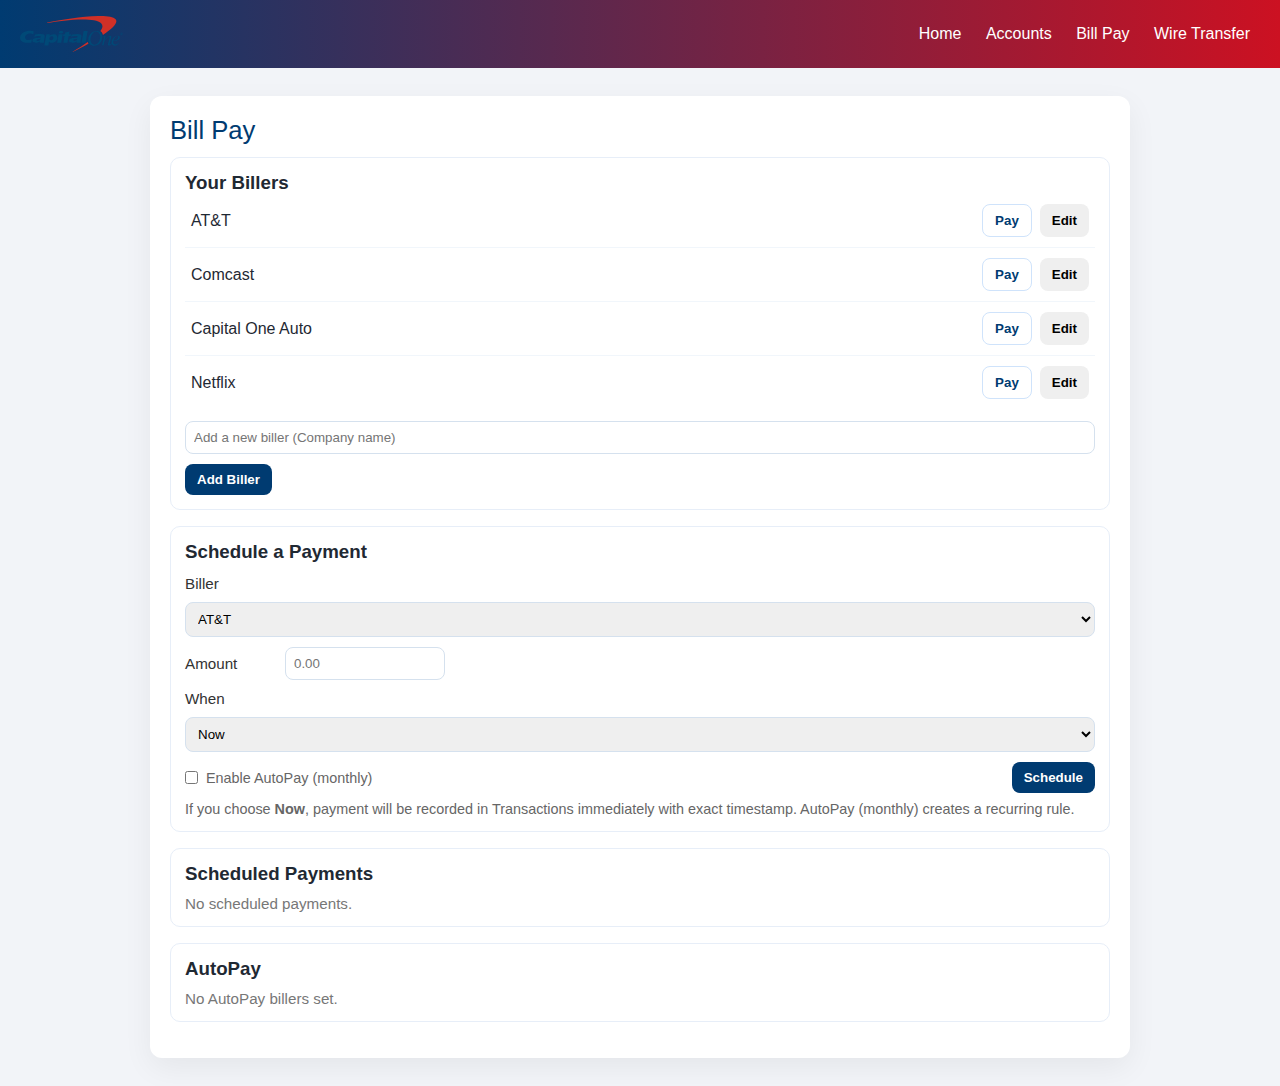
<file: billpay.html>
<!DOCTYPE html>
<html lang="en">
<head>
  <meta charset="utf-8" />
  <meta name="viewport" content="width=device-width,initial-scale=1" />
  <title>Capital One — Bill Pay</title>
  <style>
    *{box-sizing:border-box;margin:0;padding:0}
    body{font-family:Inter,Arial,sans-serif;background:#f2f4f8;color:#1f2933}
    header{background:linear-gradient(90deg,#003b71 0%,#cc1122 100%);padding:16px 20px;color:#fff;display:flex;align-items:center;justify-content:space-between}
    header img{height:36px}
    nav a{color:#fff;text-decoration:none;margin:0 10px}
    .container{max-width:980px;margin:28px auto;background:#fff;padding:20px;border-radius:12px;box-shadow:0 10px 30px rgba(0,0,0,0.06)}
    .title{font-size:1.6rem;color:#003b71;margin-bottom:12px}
    .bill-section{padding:14px;border-radius:10px;border:1px solid #e7eef8;background:#fff;margin-bottom:16px}
    .bill-list .bill-item{display:flex;justify-content:space-between;align-items:center;padding:10px 6px;border-bottom:1px solid #f1f6fb}
    .bill-list .bill-item:last-child{border-bottom:0}
    .btn{padding:8px 12px;border-radius:8px;border:0;cursor:pointer;font-weight:600}
    .btn.primary{background:#003b71;color:#fff}
    .btn.ghost{background:transparent;border:1px solid #cfe3fb;color:#003b71}
    .btn.red{background:#cc1122;color:#fff}
    .form-row{display:flex;gap:10px;align-items:center;flex-wrap:wrap;margin-top:12px}
    label{font-size:0.95rem;color:#333}
    input[type="text"], input[type="number"], input[type="datetime-local"], select{
      padding:8px;border:1px solid #d5e1ee;border-radius:8px;width:100%;min-width:160px;
    }
    .small{font-size:0.9rem;color:#666}
    .muted{color:#777;font-size:0.95rem}
    .scheduled-list{margin-top:10px}
    .scheduled-item{padding:10px;border:1px solid #eef6ff;border-radius:8px;margin-top:8px;display:flex;justify-content:space-between;align-items:center}
    .switch{display:inline-flex;align-items:center;gap:8px}
    .note{font-size:0.9rem;color:#666;margin-top:8px}

    /* modal & toast */
    #modalOverlay{position:fixed;inset:0;background:rgba(0,0,0,0.45);display:none;align-items:center;justify-content:center;z-index:9999}
    #modalBox{background:#fff;padding:18px;border-radius:12px;max-width:420px;width:92%;box-shadow:0 12px 40px rgba(0,0,0,0.18)}
    #modalBox h3{color:#003b71;margin-bottom:8px}
    #modalBox p{color:#333;margin-bottom:12px}
    .modal-row{display:flex;gap:8px;align-items:center}
    .toast{position:fixed;bottom:22px;left:50%;transform:translateX(-50%);background:#003b71;color:#fff;padding:10px 14px;border-radius:10px;z-index:10000;opacity:1;transition:opacity .3s}
    @media(max-width:720px){ .form-row{flex-direction:column;align-items:stretch} header{flex-direction:column;gap:10px}}
  </style>
</head>
<body>
<header>
  <img src="capital-one-logo.svg" alt="Capital One" />
  <nav>
    <a href="home.html">Home</a>
    <a href="accounts.html">Accounts</a>
    <a href="billpay.html">Bill Pay</a>
    <a href="wire-transfer.html">Wire Transfer</a>
  </nav>
</header>

<div class="container">
  <div class="title">Bill Pay</div>

  <section class="bill-section">
    <h3>Your Billers</h3>
    <div class="bill-list" id="billList">
      <!-- will populate dynamically -->
    </div>

    <div class="form-row" style="margin-top:12px">
      <input id="newBillerName" type="text" placeholder="Add a new biller (Company name)" />
      <button id="addBillerBtn" class="btn primary">Add Biller</button>
    </div>
  </section>

  <section class="bill-section">
    <h3>Schedule a Payment</h3>
    <div class="form-row">
      <label style="min-width:100px">Biller</label>
      <select id="billerSelect" style="min-width:220px"></select>
      <label style="min-width:90px">Amount</label>
      <input id="payAmount" type="number" step="0.01" placeholder="0.00" style="width:120px" />
    </div>

    <div class="form-row" style="margin-top:10px;align-items:center">
      <label style="min-width:90px">When</label>
      <select id="whenSelect" style="min-width:160px">
        <option value="now">Now</option>
        <option value="later">Pick date & time</option>
      </select>

      <input id="dateTime" type="datetime-local" style="display:none;min-width:220px" />
      <label class="switch"><input id="autoPayToggle" type="checkbox" /> <span class="small">Enable AutoPay (monthly)</span></label>
      <button id="scheduleBtn" class="btn primary" style="margin-left:auto">Schedule</button>
    </div>

    <div class="note">If you choose <strong>Now</strong>, payment will be recorded in Transactions immediately with exact timestamp. AutoPay (monthly) creates a recurring rule.</div>
  </section>

  <section class="bill-section">
    <h3>Scheduled Payments</h3>
    <div id="scheduledList" class="scheduled-list">
      <!-- scheduled payments show here -->
    </div>
  </section>

  <section class="bill-section">
    <h3>AutoPay</h3>
    <div id="autoPayList" class="scheduled-list muted">
      <!-- autopay entries -->
    </div>
  </section>
</div>

<!-- Modal (reusable) -->
<div id="modalOverlay">
  <div id="modalBox">
    <h3 id="modalTitle"></h3>
    <p id="modalMessage"></p>
    <div class="modal-row" id="modalInputRow" style="display:none; margin-top:6px">
      <input id="modalInput" type="text" style="flex:1" />
    </div>
    <div style="display:flex;justify-content:flex-end;gap:8px;margin-top:12px">
      <button id="modalCancel" class="btn ghost">Cancel</button>
      <button id="modalOK" class="btn primary">OK</button>
    </div>
  </div>
</div>

<script>
/* ---------- Utility & storage helpers ---------- */
function readJSON(key){ try{ return JSON.parse(localStorage.getItem(key))||[] }catch(e){ return [] } }
function writeJSON(key,val){ localStorage.setItem(key, JSON.stringify(val)) }
function formatDateISO(dt){ // human friendly
  const d = new Date(dt);
  return d.toLocaleString();
}
function makeToast(msg){
  const t = document.createElement('div'); t.className='toast'; t.textContent=msg;
  document.body.appendChild(t);
  setTimeout(()=> t.style.opacity='0',2200);
  setTimeout(()=> t.remove(),2600);
}

/* ---------- Data model in localStorage ----------
 - billers: array of {name}
 - scheduledPayments: array of {id,biller,amount,runAtISO,createdISO,autopay:boolean}
 - transactions: array of {id,type,amount,description,tsISO}
 - autopayRules: array of {id,biller,amount,dayOfMonth}
--------------------------------------------------*/
const BILLERS_KEY = 'billpay_billers';
const SCHEDULED_KEY = 'billpay_scheduled';
const TRANSACTIONS_KEY = 'transactions';
const AUTOPAY_KEY = 'billpay_autopay';

/* ---------- DOM refs ---------- */
const billList = document.getElementById('billList');
const addBillerBtn = document.getElementById('addBillerBtn');
const newBillerName = document.getElementById('newBillerName');
const billerSelect = document.getElementById('billerSelect');
const payAmount = document.getElementById('payAmount');
const whenSelect = document.getElementById('whenSelect');
const dateTime = document.getElementById('dateTime');
const scheduleBtn = document.getElementById('scheduleBtn');
const scheduledList = document.getElementById('scheduledList');
const autoPayToggle = document.getElementById('autoPayToggle');
const autoPayList = document.getElementById('autoPayList');

const modalOverlay = document.getElementById('modalOverlay');
const modalTitle = document.getElementById('modalTitle');
const modalMessage = document.getElementById('modalMessage');
const modalInputRow = document.getElementById('modalInputRow');
const modalInput = document.getElementById('modalInput');
const modalOK = document.getElementById('modalOK');
const modalCancel = document.getElementById('modalCancel');

function openModal(title, message, {showInput=false, defaultValue=''}={}){
  modalTitle.textContent = title;
  modalMessage.textContent = message;
  modalInputRow.style.display = showInput ? 'block' : 'none';
  modalInput.value = defaultValue;
  modalOverlay.style.display = 'flex';
  return new Promise(resolve=>{
    modalOK.onclick = ()=>{ modalOverlay.style.display='none'; resolve(showInput ? modalInput.value : true); };
    modalCancel.onclick = ()=>{ modalOverlay.style.display='none'; resolve(false); };
  });
}

/* ---------- rendering ---------- */
function renderBillers(){
  const billers = readJSON(BILLERS_KEY);
  billList.innerHTML='';
  billerSelect.innerHTML='';
  if(billers.length===0){
    billList.innerHTML = '<div class="muted">No billers saved yet. Add one above.</div>';
  } else {
    billers.forEach(b=>{
      const d = document.createElement('div'); d.className='bill-item';
      d.innerHTML = `<span>${b.name}</span><div style="display:flex;gap:8px"><button class="btn ghost payBtn" data-biller="${b.name}">Pay</button><button class="btn" data-biller="${b.name}" data-action="edit">Edit</button></div>`;
      billList.appendChild(d);
      // add to select
      const opt = document.createElement('option'); opt.value=b.name; opt.textContent=b.name;
      billerSelect.appendChild(opt);
    });
    // wire pay buttons
    billList.querySelectorAll('.payBtn').forEach(btn=>{
      btn.onclick = ()=> {
        billerSelect.value = btn.dataset.biller;
        whenSelect.value = 'now';
      };
    });
    billList.querySelectorAll('button[data-action="edit"]').forEach(b=>{
      b.onclick = async () => {
        const current = b.dataset.biller;
        const val = await openModal('Edit Biller','Change biller name:',{showInput:true,defaultValue:current});
        if(val){
          let billers = readJSON(BILLERS_KEY);
          billers = billers.map(x=> x.name===current ? {name:val} : x);
          writeJSON(BILLERS_KEY,billers);
          renderBillers();
          makeToast('Biller updated');
        }
      };
    });
  }
}

function renderScheduled(){
  const scheduled = readJSON(SCHEDULED_KEY);
  scheduledList.innerHTML = scheduled.length ? '' : '<div class="muted">No scheduled payments.</div>';
  scheduled.forEach(s=>{
    const el = document.createElement('div'); el.className='scheduled-item';
    el.innerHTML = `<div><strong>${s.biller}</strong><div class="small">${s.autopay? 'AutoPay (monthly) • ':'One-time • '}Scheduled: ${formatDateISO(s.runAtISO)}</div></div>
      <div style="display:flex;align-items:center;gap:8px"><div class="small">$${Number(s.amount).toFixed(2)}</div><button class="btn ghost" data-id="${s.id}" data-action="cancel">Cancel</button></div>`;
    scheduledList.appendChild(el);
  });
  // cancel handlers
  scheduledList.querySelectorAll('button[data-action="cancel"]').forEach(btn=>{
    btn.onclick = async ()=>{
      const ok = await openModal('Cancel Payment','Cancel this scheduled payment?');
      if(ok){
        let arr = readJSON(SCHEDULED_KEY).filter(x=> x.id !== btn.dataset.id);
        writeJSON(SCHEDULED_KEY,arr);
        renderScheduled();
        makeToast('Scheduled payment cancelled');
      }
    };
  });
}

function renderAutoPay(){
  const rules = readJSON(AUTOPAY_KEY);
  autoPayList.innerHTML = rules.length ? '' : '<div class="muted">No AutoPay billers set.</div>';
  rules.forEach(r=>{
    const el = document.createElement('div'); el.className='scheduled-item';
    el.innerHTML = `<div><strong>${r.biller}</strong><div class="small">Amount: $${Number(r.amount).toFixed(2)} • Day: ${r.dayOfMonth}</div></div>
      <div><button class="btn ghost" data-id="${r.id}" data-action="remove">Remove</button></div>`;
    autoPayList.appendChild(el);
  });
  autoPayList.querySelectorAll('button[data-action="remove"]').forEach(btn=>{
    btn.onclick = async ()=>{
      if(await openModal('Remove AutoPay','Remove this AutoPay rule?')){
        const id = btn.dataset.id;
        const arr = readJSON(AUTOPAY_KEY).filter(x=> x.id !== id);
        writeJSON(AUTOPAY_KEY,arr);
        renderAutoPay();
        makeToast('AutoPay removed');
      }
    };
  });
}

/* ---------- scheduling & transactions ---------- */
function addTransaction(type,amount,description,tsISO){
  const tx = readJSON(TRANSACTIONS_KEY);
  tx.unshift({ id: 'tx_'+Date.now(), type, amount:Number(amount), description, tsISO });
  writeJSON(TRANSACTIONS_KEY,tx);
  // Note: your transactions page should read TRANSACTIONS_KEY to display these
}

function schedulePayment(biller,amount,runAtISO,autopay=false){
  const scheduled = readJSON(SCHEDULED_KEY);
  const id = 'sched_' + Date.now();
  scheduled.push({ id, biller, amount:Number(amount), runAtISO, createdISO: new Date().toISOString(), autopay });
  writeJSON(SCHEDULED_KEY, scheduled);
  renderScheduled();
}

/* ---------- wire up events ---------- */
document.getElementById('addBillerBtn').onclick = async ()=>{
  const name = newBillerName.value.trim();
  if(!name) { makeToast('Enter a biller name'); return; }
  const list = readJSON(BILLERS_KEY);
  list.push({name});
  writeJSON(BILLERS_KEY,list);
  newBillerName.value='';
  renderBillers();
  makeToast('Biller added');
};

whenSelect.onchange = ()=>{
  dateTime.style.display = whenSelect.value === 'later' ? 'inline-block' : 'none';
};

scheduleBtn.onclick = async ()=>{
  const biller = billerSelect.value;
  const amount = payAmount.value;
  if(!biller){ makeToast('Choose a biller'); return; }
  if(!amount || isNaN(Number(amount)) || Number(amount)<=0){ makeToast('Enter a valid amount'); return; }

  // If user chose Now -> confirm and create transaction immediately
  if(whenSelect.value === 'now'){
    const ok = await openModal('Confirm Payment', `Send $${Number(amount).toFixed(2)} to ${biller} now?`);
    if(!ok) return;
    const nowISO = new Date().toISOString();
    addTransaction('payment', amount, `Payment to ${biller}`, nowISO);
    makeToast(`Paid $${Number(amount).toFixed(2)} to ${biller} • ${formatDateISO(nowISO)}`);
    // If autopay toggled, create a rule as well
    if(autoPayToggle.checked){
      const rules = readJSON(AUTOPAY_KEY);
      const day = new Date().getDate();
      rules.push({ id:'ap_'+Date.now(), biller, amount:Number(amount), dayOfMonth: day });
      writeJSON(AUTOPAY_KEY,rules);
      renderAutoPay();
      makeToast('AutoPay rule created (monthly)');
    }
    renderScheduled(); renderAutoPay();
    return;
  }

  // Picked a future date/time
  const dtVal = dateTime.value;
  if(!dtVal){ makeToast('Select a date & time'); return; }
  const runAt = new Date(dtVal);
  if(isNaN(runAt.getTime())){ makeToast('Invalid date/time'); return; }
  if(runAt.getTime() <= Date.now()){ makeToast('Choose a future time'); return; }

  // Schedule it
  schedulePayment(biller, amount, runAt.toISOString(), autoPayToggle.checked);
  if(autoPayToggle.checked){
    const rules = readJSON(AUTOPAY_KEY);
    rules.push({ id:'ap_'+Date.now(), biller, amount:Number(amount), dayOfMonth: runAt.getDate() });
    writeJSON(AUTOPAY_KEY, rules);
    renderAutoPay();
  }
  makeToast(`Payment scheduled for ${formatDateISO(runAt.toISOString())}`);
};

/* cancel scheduled / autopay action buttons wired in render functions */

function initDemoDataIfEmpty(){
  if(readJSON(BILLERS_KEY).length === 0){
    writeJSON(BILLERS_KEY, [{name:'AT&T'},{name:'Comcast'},{name:'Capital One Auto'},{name:'Netflix'}]);
  }
}

initDemoDataIfEmpty();
renderBillers();
renderScheduled();
renderAutoPay();

/* ---------- background runner (demo) ----------
 This small interval simulates executing scheduled payments.
 It checks scheduled payments and executes those whose runAt <= now.
 In a real app this is a server-side job.
------------------------------------------------*/
setInterval(()=>{
  const scheduled = readJSON(SCHEDULED_KEY);
  const now = Date.now();
  let changed = false;
  scheduled.slice().forEach(s=>{
    if(new Date(s.runAtISO).getTime() <= now){
      // execute: add transaction and remove the scheduled entry (if autopay, reschedule next month)
      addTransaction('payment', s.amount, `Scheduled payment to ${s.biller}`, new Date().toISOString());
      makeToast(`Executed scheduled payment: ${s.biller} $${Number(s.amount).toFixed(2)}`);
      // remove current schedule
      let arr = readJSON(SCHEDULED_KEY).filter(x=> x.id !== s.id);
      // if autopay, reschedule next month
      if(s.autopay){
        const next = new Date(s.runAtISO);
        next.setMonth(next.getMonth() + 1);
        arr.push({ id:'sched_'+Date.now() + Math.random(), biller:s.biller, amount:s.amount, runAtISO: next.toISOString(), createdISO: new Date().toISOString(), autopay:true });
        // ensure autopay rule exists (already created when scheduled)
      }
      writeJSON(SCHEDULED_KEY, arr);
      changed = true;
    }
  });
  if(changed){ renderScheduled(); renderAutoPay(); }
}, 10_000); // checks every 10s (demo) — in real life server handles this
</script>
</body>
</html>
</file>
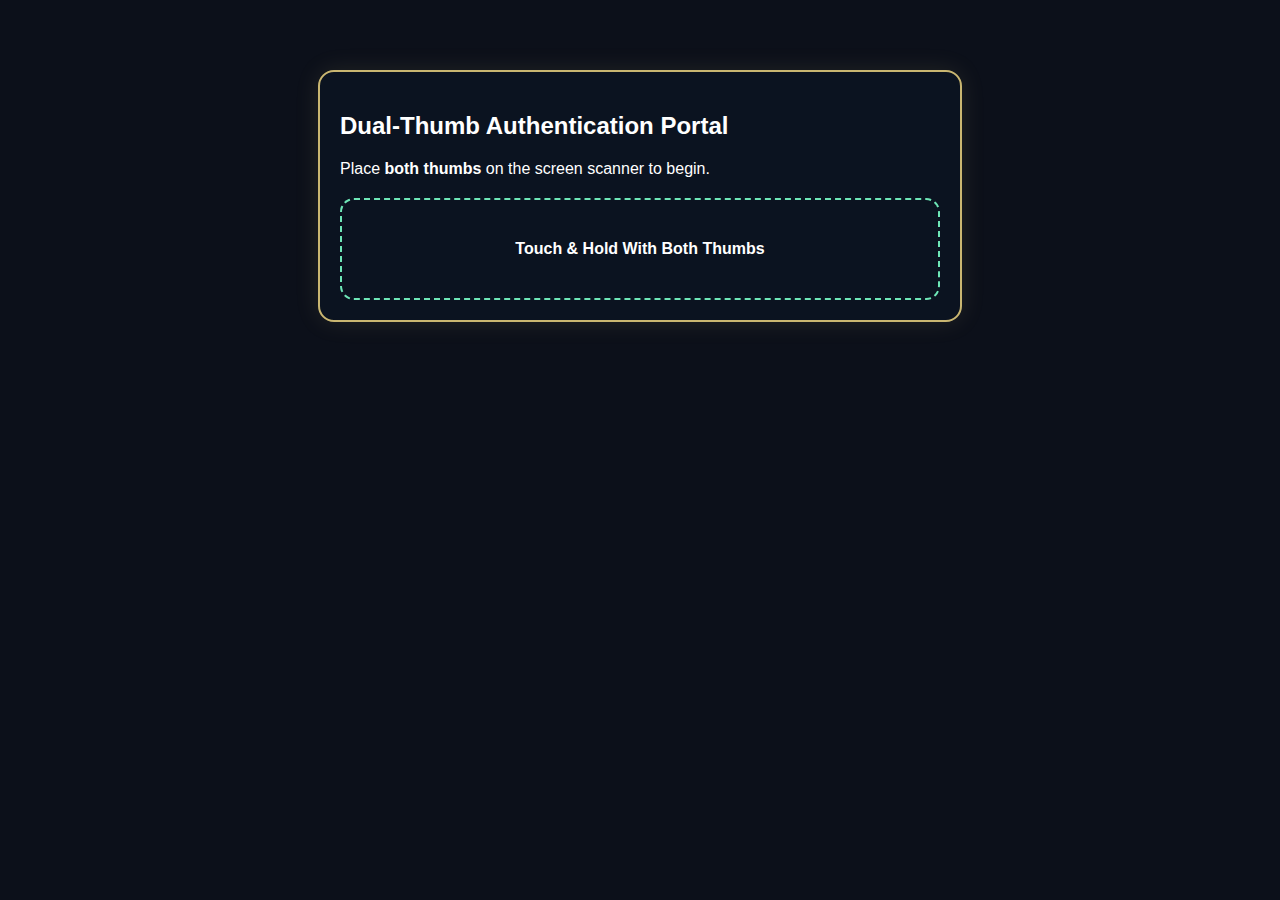
<file: car.html>
<!doctype html>
<html lang="en">
<head>
<meta charset="utf-8" />
<meta name="viewport" content="width=device-width, initial-scale=1" />
<title>License Plate Lookup</title>
<style>
  body{font-family: Arial, sans-serif;background:#0f1724;color:white;margin:0;padding:30px;}
  .card{background:#0b1320;padding:20px;border-radius:16px;max-width:600px;margin:40px auto;box-shadow:0 0 20px rgba(0,0,0,0.4);}
  input, button{width:100%;padding:12px;margin-top:10px;border:none;border-radius:10px;font-size:1rem;}
  input{background:#111a2b;color:white;}
  button{background:#6ee7b7;color:#0b1320;font-weight:bold;cursor:pointer;}
  #result{margin-top:20px;padding:15px;background:#111a2b;border-radius:10px;display:none;}
  .fade-in{animation:fadeIn 1.2s ease forwards;opacity:0;}
  @keyframes fadeIn{to{opacity:1;}}
  .glitch{position:relative;color:#ff4444;font-weight:bold;font-size:2rem;}
  .glitch:before,.glitch:after{content:attr(data-text);position:absolute;top:0;left:0;opacity:0.7;}
  .glitch:before{left:2px;text-shadow:-2px 0 yellow;animation:gl1 1s infinite linear alternate-reverse;}
  .glitch:after{left:-2px;text-shadow:-2px 0 red;animation:gl2 1.2s infinite linear alternate-reverse;}
  @keyframes gl1{0%{clip-path:inset(0 0 40% 0);}100%{clip-path:inset(60% 0 0 0);}}
  @keyframes gl2{0%{clip-path:inset(40% 0 0 0);}100%{clip-path:inset(0 0 60% 0);}}
  .load-bar{width:100%;height:8px;background:#222;border-radius:10px;margin-top:20px;overflow:hidden;}
  .load-fill{width:0%;height:100%;background:yellow;animation:loadAnim 4s linear forwards;}
  @keyframes loadAnim{to{width:100%;}}
</style>
</head>
<body style="background:#0c101a url('') no-repeat center/cover;">
<div class="card" id="scanCard" style="border:2px solid #c9b671; box-shadow:0 0 25px rgba(201,182,113,0.12);">
<h2>Dual-Thumb Authentication Portal</h2>
<p>Place <strong>both thumbs</strong> on the screen scanner to begin.</p>
<div id="thumbArea" style="margin-top:20px;padding:40px;border:2px dashed #6ee7b7;border-radius:14px;text-align:center;cursor:pointer;"><strong>Touch & Hold With Both Thumbs</strong></div>
<div id="result" style="display:none;margin-top:18px;padding:12px;border-radius:10px;background:rgba(0,0,0,0.2);"></div>
</div>
<script>
let scanning=false;
let timer=null;
let clickCount=0;
const resultBox=document.getElementById('result');
const thumbArea=document.getElementById('thumbArea');
thumbArea.addEventListener('mousedown', onThumbDown);
thumbArea.addEventListener('touchstart', onThumbDown);
thumbArea.addEventListener('mouseup', onThumbUp);
thumbArea.addEventListener('mouseleave', onThumbUp);
thumbArea.addEventListener('touchend', onThumbUp);
function onThumbDown(e){
  e&&e.preventDefault&&e.preventDefault();
  if(scanning) return;
  clickCount++;
  if(clickCount>=3){
    resultBox.style.display='block';
    resultBox.style.background='rgba(255,0,0,0.2)';
    resultBox.style.border='2px solid red';
    resultBox.innerHTML='<h2 style="color:red;text-align:center;">FAIL</h2><p style="text-align:center;">Too many taps detected.</p>';
    return;
  }
  scanning=true;
  thumbArea.style.borderColor='yellow';
  thumbArea.innerHTML='<strong>Scanning… Hold steady</strong>';
  timer=setTimeout(()=>{ beep(); accessGranted(); },7000);
}
function onThumbUp(e){
  e&&e.preventDefault&&e.preventDefault();
  if(!scanning) return;
  scanning=false;
  clearTimeout(timer);
  timer=null;
  thumbArea.style.borderColor='#6ee7b7';
  thumbArea.innerHTML='<strong>Touch & Hold With Both Thumbs</strong>';
}
function beep(){try{const audio=new Audio('[data-uri]');audio.play();}catch(e){console.warn('beep failed',e);}}
function accessGranted(){
  if(clickCount>=3) return;
  resultBox.style.display='block';
  resultBox.style.background='rgba(255,0,0,0.06)';
  resultBox.style.border='2px solid red';
  resultBox.innerHTML='<h2 style="color:red;text-align:center;margin:6px 0;">ACCESS GRANTED</h2><p style="color:yellow;text-align:center;font-size:1.05rem;margin:0;">Identity Verified</p>';
  thumbArea.style.borderColor='red';
  thumbArea.innerHTML='<strong style="color:red;">Verified</strong>';
  setTimeout(()=>{showDecryptSequence();},5000);
}
function showDecryptSequence(){
  document.body.innerHTML=`<div class='card fade-in' style="border:2px solid #c9b671; box-shadow:0 0 25px rgba(201,182,113,0.12); max-width:760px;"><div class='glitch' data-text='ACCESS LEVEL: ALPHA' style='text-align:center;margin-bottom:8px;'>ACCESS LEVEL: ALPHA</div><p style='margin:0 0 10px 0;text-align:center;'>Decrypting secure modules…</p><div class='load-bar'><div class='load-fill'></div></div><p style='margin-top:20px;text-align:center;'>Routing to clearance profile…</p></div>`;
  setTimeout(()=>{showPlateLookup();},4500);
}
function showPlateLookup(){
  document.body.innerHTML=`<div class='card fade-in' style="border:2px solid #c9b671; box-shadow:0 0 25px rgba(201,182,113,0.12); max-width:760px;"><div style='text-align:center;margin-bottom:6px;'><svg width='80' height='80' style='margin-bottom:6px;'><circle cx='40' cy='40' r='34' stroke='#c9b671' stroke-width='3' fill='none'/><text x='50%' y='54%' text-anchor='middle' fill='#c9b671' font-size='18' font-family='serif'>DS</text></svg></div><h2 class='glitch' data-text='WELCOME DYLAN' style='text-align:center;margin:6px 0;'>WELCOME DYLAN</h2><p style='text-align:center;margin:0 0 10px 0;'>Diplomatic - License Plate Lookup System</p><input id='plate' placeholder='Enter plate (e.g. 4HD 92F)' /><button id='lookupBtn'>Lookup</button><div id='lookupResult' style='margin-top:12px;padding:12px;background:#081021;border-radius:8px;display:none;'></div></div>`;
  document.getElementById('lookupBtn').addEventListener('click', lookup);
  document.getElementById('plate').addEventListener('keydown', function(e){if(e.key==='Enter') lookup();});
}
function randomItem(arr){return arr[Math.floor(Math.random()*arr.length)];}
function lookup(){
  const plateInput=document.getElementById('plate');
  const box=document.getElementById('lookupResult');
  if(!plateInput)return;
  const plate=plateInput.value.trim();
  if(!plate){box.style.display='block';box.innerHTML='<em>Please enter a plate.</em>';return;}
  const makes=["Honda","Toyota","Ford","Chevy","Nissan","Hyundai","BMW","Jeep","Subaru"];
  const colors=["Black","White","Gray","Silver","Red","Blue","Green"];
  const statuses=["Registered","Expired","Pending Renewal","Temporary Tag Active"];
  const data={plate:plate.toUpperCase(),vin:''+Math.random().toString(36).substring(2,10).toUpperCase()+Math.random().toString(36).substring(2,10).toUpperCase(),make:randomItem(makes),model:'Model '+(Math.floor(Math.random()*900)+100),color:randomItem(colors),year:2000+Math.floor(Math.random()*25),status:randomItem(statuses),owner:'Data Restricted / Demo'};
  box.style.display='block';
  box.innerHTML=`<strong>Plate:</strong> ${data.plate}<br><strong>VIN:</strong> ${data.vin}<br><strong>Make:</strong> ${data.make}<br><strong>Model:</strong> ${data.model}<br><strong>Color:</strong> ${data.color}<br><strong>Year:</strong> ${data.year}<br><strong>Status:</strong> ${data.status}<br><strong>Owner:</strong> ${data.owner}`;
}
</script>
</body>
</html>
</file>
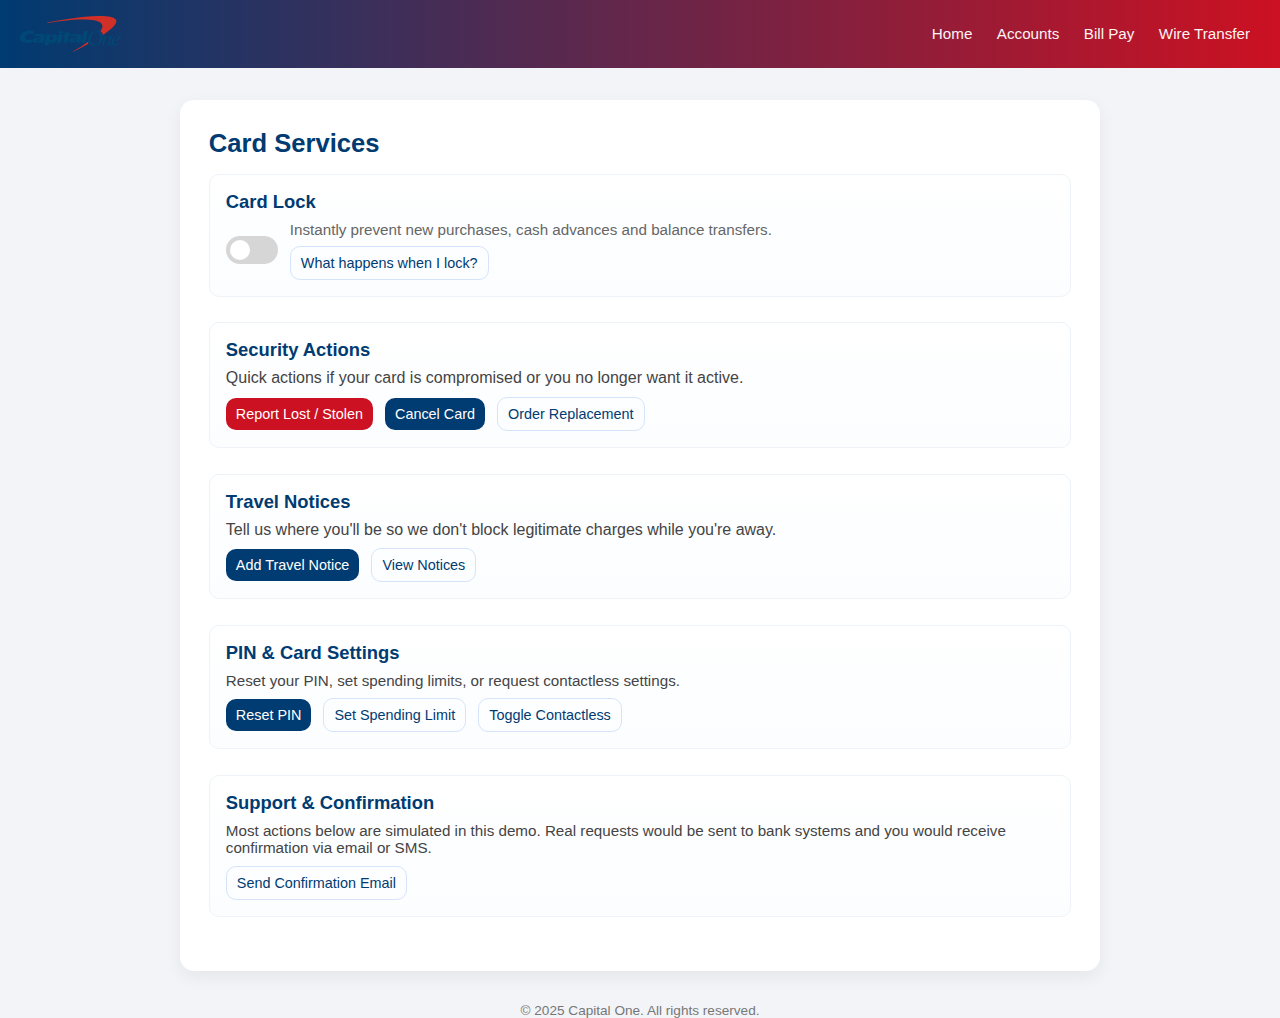
<file: card-services.html>
<!DOCTYPE html>
<html lang="en">
<head>
  <meta charset="UTF-8" />
  <meta name="viewport" content="width=device-width, initial-scale=1" />
  <title>Capital One — Card Services</title>

  <style>
    * { margin: 0; padding: 0; box-sizing: border-box; }
    body {
      font-family: Inter, Arial, sans-serif;
      background: #f2f4f8;
      color: #1f2933;
    }

    header {
      background: linear-gradient(90deg, #003b71 0%, #cc1122 100%);
      color: #fff;
      padding: 16px 20px;
      display: flex;
      align-items: center;
      justify-content: space-between;
      gap: 12px;
    }
    header img { height: 36px; }

    nav a {
      color: #fff;
      text-decoration: none;
      margin: 0 10px;
      font-size: 0.95rem;
      opacity: 0.95;
    }
    nav a:hover { opacity: 1; }

    .container {
      max-width: 920px;
      margin: 2rem auto;
      background: #fff;
      padding: 1.8rem;
      border-radius: 14px;
      box-shadow: 0 6px 18px rgba(0,0,0,0.06);
    }

    .title { font-size: 1.6rem; font-weight: 600; color: #003b71; margin-bottom: 1rem; }

    .card-section {
      margin-bottom: 1.6rem;
      padding: 1rem;
      border-radius: 10px;
      background: linear-gradient(180deg, #ffffff, #fbfdff);
      border: 1px solid #eef3f9;
    }

    .card-section h2 { font-size: 1.15rem; color: #003b71; margin-bottom: 0.5rem; }
    .card-section p { color: #444; margin-bottom: 0.6rem; }

    .row { display:flex; gap:12px; align-items:center; flex-wrap:wrap; }

    /* Toggle Switch */
    .switch { position: relative; width: 52px; height: 28px; }
    .switch input { opacity:0; width:0; height:0; }
    .slider { position:absolute; inset:0; background:#d6d6d6; border-radius:28px; transition: all .22s; }
    .slider::before { content:""; position:absolute; left:4px; top:4px; width:20px; height:20px; background:#fff; border-radius:50%; transition: all .22s; }
    input:checked + .slider { background: #003b71; }
    input:checked + .slider::before { transform: translateX(24px); }

    /* Buttons */
    .btn { display:inline-flex; align-items:center; justify-content:center; gap:8px; padding:10px 14px; border-radius:10px; text-decoration:none; color:#fff; background:#003b71; border:0; cursor:pointer; font-size:0.95rem; }
    .btn.alt { background:#cc1122; }
    .btn.ghost { background:transparent; color:#003b71; border:1px solid #d6e4fb; }
    .btn:active { transform:translateY(1px); }

    .small { padding:8px 10px; font-size:0.9rem; }

    .muted { color:#666; font-size:0.95rem; }

    footer { text-align:center; color:#777; margin-top:2rem; font-size:0.85rem; }

    @media (max-width:720px){
      header { flex-direction:column; gap:8px; text-align:center; }
      .row { flex-direction:column; align-items:flex-start; }
      .container{ margin:1rem; padding:1rem; }
    }
  </style>
</head>
<body>

<header>
  <img src="capital-one-logo.svg" alt="Capital One" />
  <nav>
    <a href="home.html">Home</a>
    <a href="accounts.html">Accounts</a>
    <a href="billpay.html">Bill Pay</a>
    <a href="wire-transfer.html">Wire Transfer</a>
  </nav>
</header>

<div class="container">
  <div class="title">Card Services</div>

  <!-- Card Lock -->
  <section class="card-section">
    <h2>Card Lock</h2>
    <div class="row">
      <label class="switch" title="Toggle card lock">
        <input id="lockCard" type="checkbox" aria-label="Lock card" />
        <span class="slider"></span>
      </label>
      <div>
        <div class="muted">Instantly prevent new purchases, cash advances and balance transfers.</div>
        <div style="margin-top:8px"><button id="btnLockInfo" class="btn small ghost">What happens when I lock?</button></div>
      </div>
    </div>
  </section>

  <!-- Report Lost / Stolen + Cancel Card -->
  <section class="card-section">
    <h2>Security Actions</h2>
    <p>Quick actions if your card is compromised or you no longer want it active.</p>
    <div class="row">
      <button id="reportLost" class="btn alt small">Report Lost / Stolen</button>
      <button id="cancelCard" class="btn small">Cancel Card</button>
      <button id="orderReplacement" class="btn ghost small">Order Replacement</button>
    </div>
  </section>

  <!-- Travel Notice -->
  <section class="card-section">
    <h2>Travel Notices</h2>
    <p>Tell us where you'll be so we don't block legitimate charges while you're away.</p>
    <div class="row">
      <button id="addTravel" class="btn small">Add Travel Notice</button>
      <button id="viewTravel" class="btn ghost small">View Notices</button>
    </div>
  </section>

  <!-- PIN Services -->
  <section class="card-section">
    <h2>PIN & Card Settings</h2>
    <p class="muted">Reset your PIN, set spending limits, or request contactless settings.</p>
    <div class="row">
      <button id="managePin" class="btn small">Reset PIN</button>
      <button id="spendLimit" class="btn ghost small">Set Spending Limit</button>
      <button id="contactless" class="btn ghost small">Toggle Contactless</button>
    </div>
  </section>

  <!-- UX helper -->
  <section class="card-section">
    <h2>Support & Confirmation</h2>
    <p class="muted">Most actions below are simulated in this demo. Real requests would be sent to bank systems and you would receive confirmation via email or SMS.</p>
    <div class="row">
      <button id="emailConfirm" class="btn ghost small">Send Confirmation Email</button>
    </div>
  </section>

</div>

<footer>© 2025 Capital One. All rights reserved.</footer>

<div id="modalOverlay" style="position:fixed; inset:0; background:rgba(0,0,0,0.45); display:none; align-items:center; justify-content:center; z-index:99999;">
  <div id="modalBox" style="background:#fff; width:90%; max-width:360px; padding:20px; border-radius:12px; box-shadow:0 8px 30px rgba(0,0,0,0.25);">
    <h3 id="modalTitle" style="margin-bottom:10px; font-size:1.2rem; color:#003b71;"></h3>
    <p id="modalMessage" style="margin-bottom:14px; color:#333;"></p>
    <input id="modalInput" style="width:100%; padding:8px; font-size:1rem; border-radius:8px; border:1px solid #c7d3e1; margin-bottom:14px; display:none;" />
    <div style="display:flex; gap:10px; justify-content:flex-end;">
      <button id="modalCancel" style="padding:8px 12px; border-radius:8px; background:#ccc; border:0; cursor:pointer;">Cancel</button>
      <button id="modalOK" style="padding:8px 12px; border-radius:8px; background:#003b71; color:#fff; border:0; cursor:pointer;">OK</button>
    </div>
  </div>
</div>

<script>
document.addEventListener('DOMContentLoaded', () => {
  const lock = document.getElementById('lockCard');
  const reportLost = document.getElementById('reportLost');
  const cancelCard = document.getElementById('cancelCard');
  const addTravel = document.getElementById('addTravel');
  const managePin = document.getElementById('managePin');
  const spendLimit = document.getElementById('spendLimit');

  const modalOverlay = document.getElementById('modalOverlay');
  const modalBox = document.getElementById('modalBox');
  const modalTitle = document.getElementById('modalTitle');
  const modalMessage = document.getElementById('modalMessage');
  const modalInput = document.getElementById('modalInput');
  const modalOK = document.getElementById('modalOK');
  const modalCancel = document.getElementById('modalCancel');

  function showModal(title, message, options={input:false}){
    modalTitle.textContent = title;
    modalMessage.textContent = message;
    modalInput.style.display = options.input ? 'block' : 'none';
    modalInput.value = '';
    modalOverlay.style.display = 'flex';

    return new Promise(resolve => {
      modalOK.onclick = () => {
        modalOverlay.style.display = 'none';
        resolve(options.input ? modalInput.value : true);
      };
      modalCancel.onclick = () => {
        modalOverlay.style.display = 'none';
        resolve(false);
      };
    });
  }

  function toast(msg){
    const t = document.createElement('div');
    t.textContent = msg;
    Object.assign(t.style,{position:'fixed', bottom:'20px', left:'50%', transform:'translateX(-50%)', background:'#003b71', color:'#fff', padding:'12px 18px', borderRadius:'10px', zIndex:9999, opacity:'1', transition:'opacity .4s'});
    document.body.appendChild(t);
    setTimeout(()=> t.style.opacity = '0', 2200);
    setTimeout(()=> t.remove(), 2600);
  }

  lock.addEventListener('change', ()=>{
    toast(lock.checked ? 'Card Locked' : 'Card Unlocked');
  });

  reportLost.addEventListener('click', async ()=>{
    const ok = await showModal('Report Lost/Stolen', 'This will lock the card and order a replacement. Continue?');
    if(ok){ lock.checked = true; lock.dispatchEvent(new Event('change')); toast('Card Reported & Locked'); }
  });

  cancelCard.addEventListener('click', async ()=>{
    const ok = await showModal('Cancel Card', 'This action is permanent. Cancel card?');
    if(ok){ lock.checked = true; lock.dispatchEvent(new Event('change')); toast('Card Canceled'); }
  });

  addTravel.addEventListener('click', async ()=>{
    const dest = await showModal('Travel Notice', 'Enter your destination:', {input:true});
    if(dest){ toast('Travel Notice Added for ' + dest); }
  });

  managePin.addEventListener('click', async ()=>{
    const pin = await showModal('Reset PIN', 'Enter a new 4-digit PIN:', {input:true});
    if(pin && /^\d{4}$/.test(pin)){ toast('PIN Updated'); }
    else if(pin){ toast('Invalid PIN'); }
  });

  spendLimit.addEventListener('click', async ()=>{
    const amt = await showModal('Spending Limit', 'Enter new daily limit:', {input:true});
    if(amt && !isNaN(Number(amt))){ toast('Limit Set to $' + Number(amt).toFixed(2)); }
    else if(amt){ toast('Invalid Amount'); }
  });
});
</script>

</body>
</html>
</file>
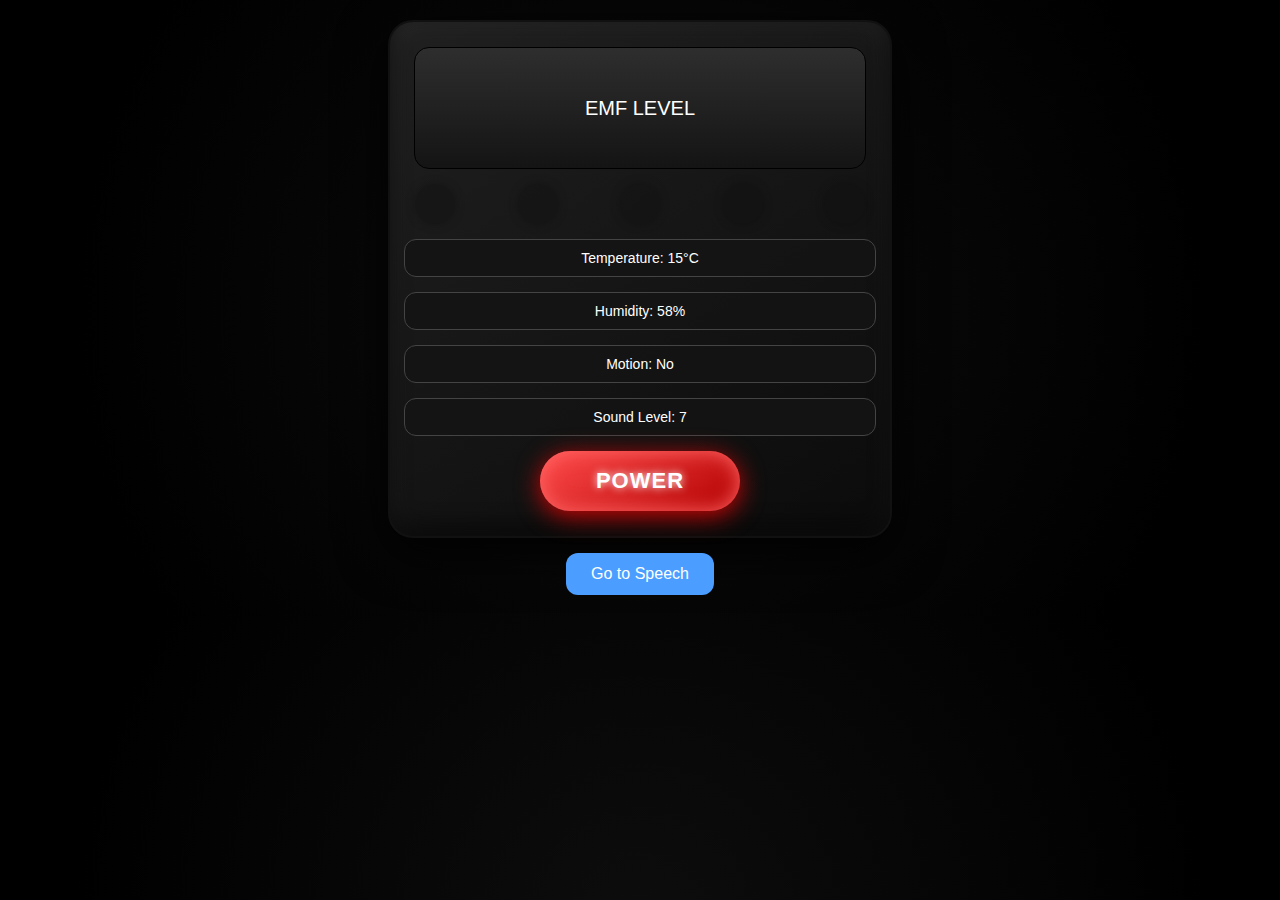
<file: ghost.html>
<!DOCTYPE html>
<html lang="en">
<head>
<meta name="viewport" content="width=device-width, initial-scale=1.0">
<title>Ultra Realistic EMF Ghost Detector</title>
<style>
body {
  background: radial-gradient(circle at center, #0d0d0d, #000000 80%);
  margin: 0;
  font-family: Arial, sans-serif;
  color: #fff;
  overflow-x: hidden;
}
#container { display: flex; flex-direction: column; align-items: center; width: 95%; max-width: 450px; margin: 20px auto; }
#device { width: 100%; background: linear-gradient(145deg, #202020, #0b0b0b); border-radius: 25px; padding: 25px; border: 2px solid #111; display: flex; flex-direction: column; align-items: center; gap: 15px; box-shadow: 0 15px 50px rgba(0,0,0,0.9), inset 0 0 30px rgba(255,255,255,0.06), inset 0 -10px 20px rgba(0,0,0,0.8); }
#led-bar { display: flex; justify-content: space-between; width: 100%; }
.led { width: 40px; height: 40px; border-radius: 50%; background: #111; opacity: 0.4; transition: 0.25s ease; box-shadow: 0 0 8px rgba(0,0,0,0.5); }
.led.on { opacity: 1 !important; transform: scale(1.15); box-shadow: 0 0 40px currentColor, 0 0 80px currentColor, inset 0 0 40px currentColor; }
.led.green { color: #00ff3c; }
.led.lgreen { color: #7dff00; }
.led.yellow { color: #fff700; }
.led.orange { color: #ff8c00; }
.led.red { color: #ff0000; }
#screen { width: 100%; height: 120px; background: linear-gradient(to bottom, #2e2e2e, #141414); border-radius: 15px; border: 1px solid #000; display: flex; justify-content: center; align-items: center; font-size: 20px; text-align: center; cursor: pointer; }
.sensor-display { width: 100%; background: rgba(20,20,20,0.9); border: 1px solid #444; border-radius: 12px; padding: 10px; text-align: center; font-size: 14px; }
#power { width: 200px; height: 60px; background: linear-gradient(145deg, #ff4b4b, #b20000); border-radius: 30px; display: flex; justify-content: center; align-items: center; font-size: 22px; letter-spacing: 1px; cursor: pointer; user-select: none; box-shadow: 0 5px 25px rgba(255,0,0,0.8), inset 0 0 20px #ff6666; transition: 0.2s, transform 0.1s; text-shadow: 0 0 8px #fff; color: #fff; font-weight: bold; }
#power:active { transform: scale(0.95) rotate(-1deg); background: linear-gradient(145deg, #b20000, #ff4b4b); box-shadow: 0 2px 12px rgba(255,0,0,0.7), inset 0 0 15px #ff6666; }
#secret-zone { position: absolute; width: 60px; height: 60px; bottom: 5px; right: 5px; opacity: 0.04; background: rgba(255,255,255,0.01); border-radius: 6px; transition: opacity 0.2s, outline 0.2s; }
#secret-zone:hover { opacity: 0.12; outline: 1px solid rgba(255,255,255,0.06); }
#warning-box { width: 100%; background: rgba(40,0,0,0.9); border: 2px solid red; border-radius: 15px; padding: 15px; margin-top: 10px; display: none; flex-direction: column; align-items: center; font-size: 16px; }
#warning-box h2 { color: #ff3333; margin: 0 0 10px 0; font-size: 18px; text-align: center; text-shadow: 0 0 8px red; }
#warning-box p { margin: 2px 0; text-align: center; }
#speech-section { width: 100%; margin-top: 20px; display: none; flex-direction: column; align-items: center; }
#speech-section input { width: 90%; padding: 10px; border-radius: 10px; border: 1px solid #555; background: #1a1a1a; color: #fff; font-size: 16px; margin-bottom: 10px; }
#speech-section button { width: 80px; margin-top: 5px; }
#response { margin-top: 10px; background: rgba(20,20,20,0.9); padding: 10px; border-radius: 10px; border: 1px solid #444; text-align: center; width: 90%; }
@media(max-width:450px){#device,#warning-box,#speech-section{width:95%;}}
</style>
</head>
<body>

<div id="container">
<div id="device">
    <div id="screen" title="Click to toggle RED lock">EMF LEVEL</div>
    <div id="led-bar">
        <div class="led green"></div>
        <div class="led lgreen"></div>
        <div class="led yellow"></div>
        <div class="led orange"></div>
        <div class="led red"></div>
    </div>
    <div class="sensor-display" id="temperature">Temperature: --°C</div>
    <div class="sensor-display" id="humidity">Humidity: --%</div>
    <div class="sensor-display" id="motion">Motion: No</div>
    <div class="sensor-display" id="sound">Sound Level: --</div>
    <div id="power">POWER</div>
    <div id="secret-zone" title="admin"></div>
</div>
<div id="warning-box">
  <h2>Unknown Entity – Single Locked On</h2>
  <p id="entity-info">Detecting presence near device...</p>
  <p id="entity-strength">Signal Strength: --</p>
</div>
<button id="goto-speech" style="margin-top:15px;padding:12px 25px;border-radius:12px;border:none;background:#4b9eff;color:#fff;font-size:16px;">Go to Speech</button>
<div id="speech-section">
  <input type="text" id="question" placeholder="Type your question...">
  <button id="ask-btn">Ask</button>
  <div id="response">Response will appear here</div>
</div>
</div>

<script>
let level=0, allowRed=false, active=false, ghostGlitch=false, redLocked=false, beepTimeout=null, cycleInterval=null;
const beep=new Audio("https://actions.google.com/sounds/v1/alarms/beep_short.ogg"); beep.volume=0.5;
const screenEl=document.getElementById('screen');
const warningBox=document.getElementById('warning-box');
const entityInfo=document.getElementById('entity-info');
const entityStrength=document.getElementById('entity-strength');
const tempEl=document.getElementById('temperature');
const humidityEl=document.getElementById('humidity');
const motionEl=document.getElementById('motion');
const soundEl=document.getElementById('sound');
const speechSection=document.getElementById('speech-section');
const gotoSpeech=document.getElementById('goto-speech');
const askBtn=document.getElementById('ask-btn');
const questionInput=document.getElementById('question');
const responseDiv=document.getElementById('response');

function updateLEDs(){
  const leds=document.querySelectorAll('.led');
  leds.forEach((led,i)=>{
    if(i<=level){
      led.classList.add('on');
      led.style.color=getComputedStyle(led).color;
      led.style.boxShadow=`0 0 40px ${led.style.color}, 0 0 80px ${led.style.color}, inset 0 0 40px ${led.style.color}`;
    }else{
      led.classList.remove('on');
      led.style.boxShadow='0 0 8px rgba(0,0,0,0.5)';
    }
  });
  if(level===4){
    warningBox.style.display='flex';
    entityInfo.textContent='Unknown Entity detected near device';
    entityStrength.textContent='Signal Strength: '+Math.floor(Math.random()*100)+'%';
    if(!redAudioPlayed){
      const voice=new Audio('https://actions.google.com/sounds/v1/alarms/medium_beep.ogg'); voice.play();
      redAudioPlayed=true;
      if(navigator.vibrate) navigator.vibrate([200,100,200]);
    }
    deviceShake();
  } else warningBox.style.display='none';
}

function deviceShake(){
  const device=document.getElementById('device');
  device.style.transform='translateX(-5px)';
  setTimeout(()=>{device.style.transform='translateX(5px)';},50);
  setTimeout(()=>{device.style.transform='translateX(0px)';},100);
}

function simulateSensors(){
  tempEl.textContent='Temperature: '+(Math.floor(Math.random()*10)+15)+'°C';
  humidityEl.textContent='Humidity: '+(Math.floor(Math.random()*30)+40)+'%';
  motionEl.textContent='Motion: '+(Math.random()<0.3?'Yes':'No');
  soundEl.textContent='Sound Level: '+Math.floor(Math.random()*100);
}

let redAudioPlayed=false;
function loopBeep(){if(!active)return;const speed=[1200,900,650,350,160][Math.min(4,Math.max(0,level))];try{beep.currentTime=0;beep.play();}catch(e){};beepTimeout=setTimeout(loopBeep,speed);}
function startCycling(){if(cycleInterval)clearInterval(cycleInterval);cycleInterval=setInterval(()=>{if(!active||redLocked)return;level=Math.floor(Math.random()*4);if(allowRed&&Math.random()<0.18)level=4;updateLEDs();simulateSensors();},850);}
function stopCycling(){if(cycleInterval){clearInterval(cycleInterval);cycleInterval=null;}if(beepTimeout){clearTimeout(beepTimeout);beepTimeout=null;}}
document.getElementById('power').addEventListener('click',()=>{active=!active;if(active){loopBeep();startCycling();}else{stopCycling();level=0;updateLEDs();ghostGlitch=false;document.title='Ultra Realistic EMF Ghost Detector';allowRed=false;redAudioPlayed=false;}});
const deviceTitle=document.getElementById('secret-zone');
deviceTitle.addEventListener('click',()=>{allowRed=!allowRed;ghostGlitch=allowRed;if(ghostGlitch)glitchTitle();else document.title='Ultra Realistic EMF Ghost Detector';});
function glitchTitle(){if(!ghostGlitch)return;const randomTitles=['...signal...','EMF SPIKE DETECTED','presence nearby','unknown energy','---warning---','movement detected'];document.title=randomTitles[Math.floor(Math.random()*randomTitles.length)];setTimeout(glitchTitle,Math.random()*2000+500);}

screenEl.addEventListener('click',()=>{
  redLocked=!redLocked;
  if(redLocked){allowRed=true;level=4;updateLEDs(); if(cycleInterval){clearInterval(cycleInterval);cycleInterval=null;} ghostGlitch=true; redAudioPlayed=false; glitchTitle();}
  else{allowRed=false;ghostGlitch=false;document.title='Ultra Realistic EMF Ghost Detector';redAudioPlayed=false;startCycling(); warningBox.style.display='flex'; entityInfo.textContent='Signal Lost! Entity moved to a different location.'; entityStrength.textContent='--';
  const voiceLost=new Audio('https://actions.google.com/sounds/v1/alarms/alarm_clock.ogg'); voiceLost.play();
  setTimeout(()=>{warningBox.style.display='none';},3000);}
});

gotoSpeech.addEventListener('click',()=>{speechSection.style.display='flex'; window.scrollTo({top: document.body.scrollHeight, behavior:'smooth'});});

askBtn.addEventListener('click',()=>{
  const question = questionInput.value.trim().toLowerCase();
  if(!question){responseDiv.textContent='Please type a question.'; return;}
  responseDiv.textContent=Math.random()<0.5?'Yes.':'No.';
  setTimeout(()=>{questionInput.value='';},3000);
});

simulateSensors();
startCycling();
</script>
</body>
</html>
</file>
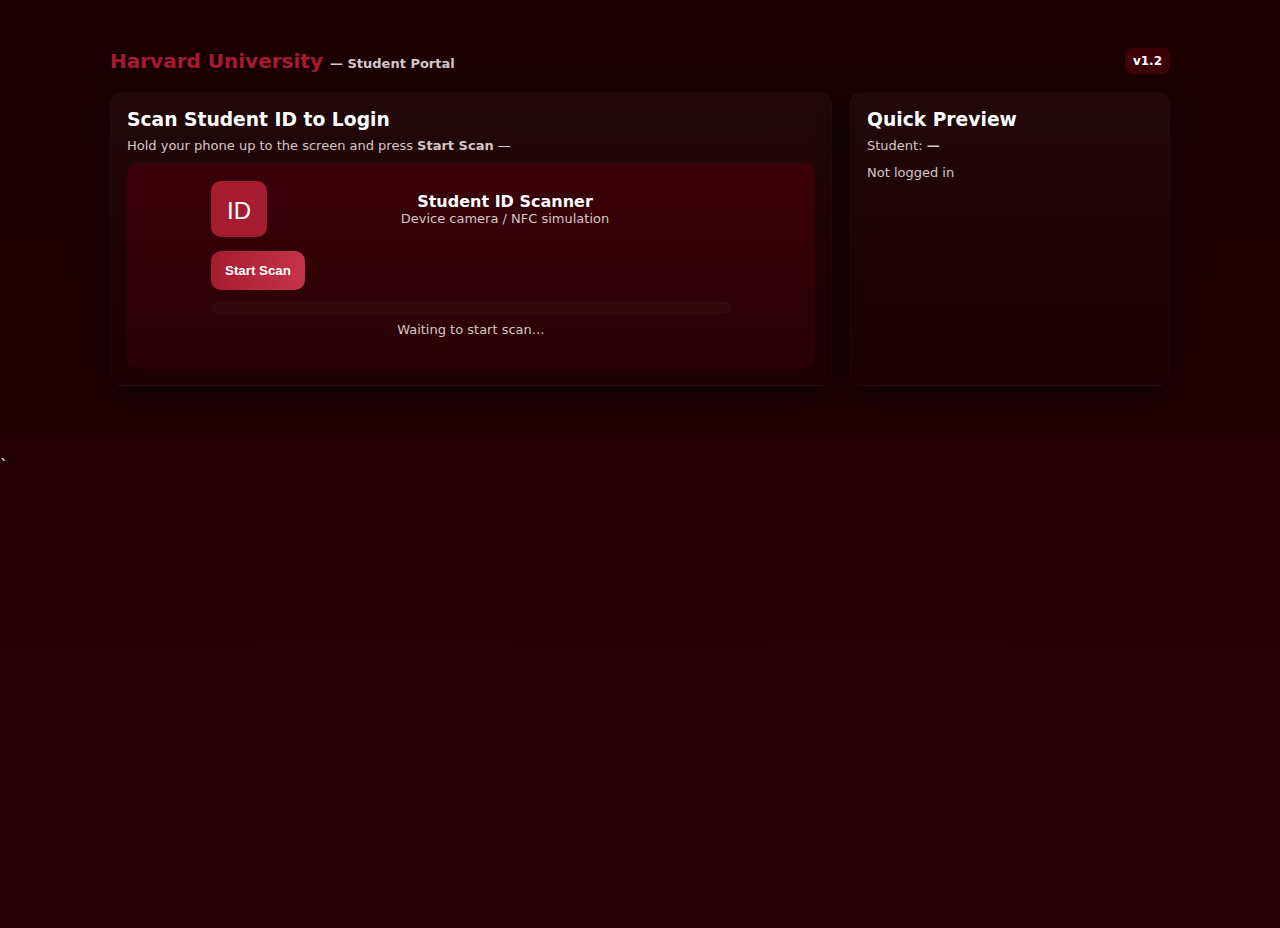
<file: test.html>
<!doctype html>
<html lang="en">
<head>
<meta charset="utf-8" />
<meta name="viewport" content="width=device-width,initial-scale=1" />
<title>Harvard University — Student Portal </title>
<style>
  /* Harvard Crimson theme, polished and responsive */
  :root{
    --bg-1:#1a0003;
    --bg-2:#280006;
    --card:#2b0005;
    --accent:#A51C30; /* Harvard crimson */
    --muted:#d6c6c8;
    --glass: rgba(255,255,255,0.03);
    --radius:12px;
  }
  *{box-sizing:border-box}
  html,body{height:100%;margin:0;font-family:Inter,system-ui,Segoe UI,Roboto,'Helvetica Neue',Arial;background:linear-gradient(180deg,var(--bg-1) 0%,var(--bg-2) 80%);color:#fff}
  .wrap{max-width:1100px;margin:28px auto;padding:20px}
  header{display:flex;align-items:center;gap:16px}
  .brand{font-weight:800;font-size:20px;color:var(--accent)}
  .sub{color:var(--muted);font-size:13px}
  .card{background:linear-gradient(180deg,var(--glass),rgba(0,0,0,0.12));border-radius:var(--radius);padding:16px;box-shadow:0 10px 30px rgba(0,0,0,0.6);border:1px solid rgba(255,255,255,0.02)}
  .login-area{display:grid;grid-template-columns:1fr 320px;gap:18px;margin-top:18px}
  .scan-box{display:flex;flex-direction:column;align-items:center;justify-content:center;gap:12px;padding:18px;border-radius:10px;text-align:center;background:linear-gradient(180deg,#3b0009,#2a0006)}
  .big-btn{background:linear-gradient(90deg,var(--accent),#c43449);border:none;padding:12px 14px;border-radius:10px;font-weight:700;cursor:pointer;color:#fff}
  .muted{color:var(--muted);font-size:13px}
  .progress{width:100%;height:12px;background:rgba(255,255,255,0.03);border-radius:10px;overflow:hidden}
  .progress > i{display:block;height:100%;width:0%;background:linear-gradient(90deg,var(--accent),#ff6b6b);transition:width 0.12s linear}
  .dashboard{display:none;grid-template-columns:2fr 1fr;gap:18px;margin-top:18px}
  .grid{display:grid;grid-template-columns:repeat(2,1fr);gap:12px}
  table{width:100%;border-collapse:collapse}
  th,td{padding:8px;text-align:left;border-bottom:1px dashed rgba(255,255,255,0.03);font-size:14px}
  .grade-A{color:#b7f0d6;font-weight:700}
  .grade-B{color:#ffd89a;font-weight:700}
  .grade-C{color:#ffb3b3;font-weight:700}
  .note{background:rgba(255,255,255,0.02);padding:10px;border-radius:8px;font-size:14px}
  footer{margin-top:22px;color:var(--muted);font-size:13px}
  .badge{background:#3d0008;padding:6px 8px;border-radius:8px;font-weight:700;font-size:12px}
  .demo-tag{color:#fff;background:var(--accent);padding:6px 10px;border-radius:8px;font-weight:700;font-size:12px}
  .nav{display:flex;gap:8px;margin-top:12px}
  .nav button{background:transparent;border:1px solid rgba(255,255,255,0.04);padding:8px 10px;border-radius:8px;color:var(--muted);cursor:pointer}
  .active{border-color:var(--accent);color:var(--accent)!important}
  .small{font-size:13px}
  @media(max-width:980px){.login-area{grid-template-columns:1fr}.dashboard{grid-template-columns:1fr}.grid{grid-template-columns:1fr}}
</style>
</head>
<body>
  <div class="wrap">
    <header>
      <div>
        <div class="brand">Harvard University <span class="sub">— Student Portal </span></div>
        <div class="sub"></div>
      </div>
      <div style="margin-left:auto;display:flex;gap:10px;align-items:center">
    
        <div class="badge">v1.2</div>
      </div>
    </header>

    <main>
      <section class="login-area" id="loginArea">
        <div class="card">
          <h3 style="margin:0 0 8px 0">Scan Student ID to Login</h3>
          <div class="muted" style="margin-bottom:10px">Hold your phone up to the screen and press <strong>Start Scan</strong> — </div>

          <div class="scan-box" aria-hidden="false">
            <div style="width:100%;max-width:520px">
              <div style="display:flex;gap:12px;align-items:center">
                <img id="idIcon" src="data:image/svg+xml;utf8,<svg xmlns='http://www.w3.org/2000/svg' width='56' height='56'><rect rx='10' width='56' height='56' fill='%23A51C30'/><text x='50%' y='58%' font-size='24' text-anchor='middle' fill='%23ffffff' font-family='Arial' dy='6'>ID</text></svg>" alt="id" style="width:56px;height:56px;border-radius:8px;"/>
                <div style="flex:1">
                  <div style="font-weight:700">Student ID Scanner</div>
                  <div class="muted small" style="font-size:13px">Device camera / NFC simulation </div>
                </div>
              </div>

              <div style="margin-top:14px;display:flex;gap:8px;align-items:center">
                <button id="startScan" class="big-btn" aria-label="Start Scan">Start Scan</button>
               
              </div>

              <div style="margin-top:12px">
                <div class="progress" aria-hidden>
                  <i id="progressBar"></i>
                </div>
                <div id="scanStatus" class="muted" style="margin-top:8px">Waiting to start scan…</div>
              </div>

              <div style="margin-top:14px" class="muted"></div>
            </div>
          </div>
        </div>

        <div class="card">
          <h3 style="margin:0 0 8px 0">Quick Preview</h3>
          <div class="muted">Student: <strong id="quickName">—</strong></div>
          <div style="margin-top:12px">
            <div id="quickStats" class="muted">Not logged in</div>
          </div>
          <div style="margin-top:12px" id="qrArea"></div>
        </div>
      </section>

      <section id="dashboardArea" class="dashboard" role="region" aria-label="Student dashboard">
        <div>
          <div class="card">
            <div style="display:flex;justify-content:space-between;align-items:center">
              <div>
                <h3 style="margin:0">Dashboard</h3>
                <div class="muted">Welcome back, <strong id="studentName">Dylan</strong></div>
              </div>
              <div style="text-align:right">
                <div class="muted">Major</div>
                <div style="font-weight:700" id="studentMajor">Nursing</div>
                <div class="muted small" id="studentGrad">Expected grad: May 2027</div>
                <div class="nav" style="justify-content:flex-end;margin-top:8px">
                  <button id="btnProfile" class="active">Overview</button>
                  <button id="btnPrev">Prev Grades</button>
                  <button id="btnTeachers">Teachers</button>
                  <button id="btnAnnounce">Announcements</button>
                  <button id="btnSettings">Settings</button>
                </div>
              </div>
            </div>

            <div style="margin-top:14px" class="grid">
              <div class="card" style="padding:12px">
                <div class="muted">GPA</div>
                <div style="font-size:28px;font-weight:800;margin-top:6px" id="gpaVal">4.5</div>
                <div class="muted" style="margin-top:8px" id="semesterInfo">Semester: Fall 2025</div>
              </div>

              <div class="card" style="padding:12px">
                <div class="muted">Credits (earned)</div>
                <div style="font-size:28px;font-weight:800;margin-top:6px" id="creditsVal">72</div>
                <div class="muted" style="margin-top:8px" id="gradInfo">Expected grad: May 2027</div>
              </div>
            </div>

            <div id="overviewBlock" style="margin-top:16px">
              <h4 style="margin:0 0 8px 0">Recent Test Scores</h4>
              <table>
                <thead>
                  <tr><th>Course</th><th>Assessment</th><th>Score</th><th>Instructor</th></tr>
                </thead>
                <tbody id="scoresTable"></tbody>
              </table>

              <div style="margin-top:12px">
                <h4 style="margin:0 0 8px 0">Homework & Upcoming</h4>
                <table>
                  <thead><tr><th>Course</th><th>Assignment</th><th>Due</th><th>Status</th></tr></thead>
                  <tbody id="hwTable"></tbody>
                </table>
              </div>
            </div>

            <div id="notesBlock" style="margin-top:12px;display:none">
              <h4 style="margin:0 0 8px 0">Teacher Notes / Messages</h4>
              <div id="notesArea"></div>
            </div>
          </div>

        </div>

        <aside>
          <div class="card">
            <h4 style="margin:0 0 8px 0">Course Grades</h4>
            <div id="gradesList"></div>
          </div>

          <div class="card" style="margin-top:12px">
            <h4 style="margin:0 0 8px 0">Notifications</h4>
            <ul id="alerts" style="padding-left:16px;margin:0"></ul>
          </div>

          <div class="card" style="margin-top:12px;display:flex;flex-direction:column;gap:8px">
            <button id="logoutBtn" class="big-btn">Log out</button>
          </div>
        </aside>
      </section>

    </main>

    <footer>
      <div></div>
    </footer>
  </div>

<script>
/* ---------------------- Demo data (editable) ---------------------- */
const demoStudent = {
  name: "Dylan Read",
  id: "NB-2025-00431",
  gpa: 4.78,
  credits: 72,
  major: "Nursing",
  gradDate: "Dec 11, 2026",
  scores: [
    {course:"NURS 201 - Anatomy", assessment:"Midterm", score:"91 / 100", instructor:"Dr. Mallory"},
    {course:"NURS 140 - Fundamentals", assessment:"Practical", score:"88 / 100", instructor:"Prof. Mills"},
    {course:"BIO 110 - Biology", assessment:"Lab", score:"95 / 100", instructor:"Dr. Rowan"}
  ],
  hw: [
    {course:"NURS 201", title:"Chapter 6 Worksheet", due:"Nov 20, 2025", status:"In progress"},
    {course:"BIO 110", title:"Lab Prep", due:"Nov 18, 2025", status:"Not started"}
  ],
  grades: [
    {course:"NURS 201", grade:"A-"},
    {course:"BIO 110", grade:"A"},
    {course:"NURS 140", grade:"B+"}
  ],
  notes: [
    {from:"Dr. Mallory", text:"Excellent participation in simulation lab."}
  ],
  alerts: [
    "Clinical rotation schedule updated for Spring 2026",
    "Campus blood drive on Dec 1, 2025"
  ],
  prevGrades: [
    {term:"Spring 2025", courses:[{course:"BIO 101",grade:"A-"},{course:"Chem 101",grade:"B+"}]},
    {term:"Fall 2024", courses:[{course:"ENG 101",grade:"A"},{course:"Math 101",grade:"B"}]}
  ],
  teachers:[
    {name:"Dr. Mallory", course:"NURS 201", email:"mallory@.edu"},
    {name:"Prof. Mills", course:"NURS 140", email:"mills@.edu"}
  ],
  announcements:[
    {title:"Exam review sessions", date:"Nov 13, 2025"},
    {title:"Career fair registration", date:"Nov 19, 2025"}
  ]
};

/* ---------------------- Helpers ---------------------- */
function beep(duration=120,freq=880,vol=0.06){try{const ctx=new (window.AudioContext||window.webkitAudioContext)();const o=ctx.createOscillator();const g=ctx.createGain();o.type='sine';o.frequency.value=freq;g.gain.value=vol;o.connect(g);g.connect(ctx.destination);o.start();setTimeout(()=>{o.stop();ctx.close();},duration);}catch(e){}}
function setProgress(p){document.getElementById('progressBar').style.width=Math.max(0,Math.min(100,p))+'%'}

/* ---------------------- Populate UI ---------------------- */
function populateDashboard(){
  document.getElementById('studentName').textContent = demoStudent.name;
  document.getElementById('studentMajor').textContent = demoStudent.major;
  document.getElementById('studentGrad').textContent = 'Graduation: ' + demoStudent.gradDate;
  document.getElementById('gpaVal').textContent = demoStudent.gpa.toFixed(2);
  document.getElementById('creditsVal').textContent = demoStudent.credits;
  document.getElementById('gradInfo').textContent = 'Graduation: ' + demoStudent.gradDate;
  document.getElementById('quickName').textContent = demoStudent.name + ' — ' + demoStudent.id;
  document.getElementById('quickStats').textContent = `GPA ${demoStudent.gpa} • ${demoStudent.credits} credits • ${demoStudent.major}`;

  // scores
  const scoresTable = document.getElementById('scoresTable'); scoresTable.innerHTML = '';
  demoStudent.scores.forEach(s=>{const tr=document.createElement('tr');tr.innerHTML=`<td>${s.course}</td><td>${s.assessment}</td><td>${s.score}</td><td>${s.instructor}</td>`;scoresTable.appendChild(tr);});
  // hw
  const hwTable=document.getElementById('hwTable'); hwTable.innerHTML='';
  demoStudent.hw.forEach(h=>{const tr=document.createElement('tr');tr.innerHTML=`<td>${h.course}</td><td>${h.title}</td><td>${h.due}</td><td>${h.status}</td>`;hwTable.appendChild(tr);});
  // grades list
  const gradesList=document.getElementById('gradesList'); gradesList.innerHTML='';
  demoStudent.grades.forEach(g=>{const div=document.createElement('div');div.style.padding='8px 0';div.style.borderBottom='1px dashed rgba(255,255,255,0.03)';div.innerHTML=`<div style='display:flex;justify-content:space-between'><div>${g.course}</div><div style='font-weight:700'>${g.grade}</div></div>`;gradesList.appendChild(div);});
  // notes
  const notesArea=document.getElementById('notesArea'); notesArea.innerHTML='';
  demoStudent.notes.forEach(n=>{const d=document.createElement('div');d.className='note';d.style.marginBottom='8px';d.innerHTML=`<div style='font-weight:700'>${n.from}</div><div style='margin-top:6px'>${n.text}</div>`;notesArea.appendChild(d);});
  // alerts
  const alerts=document.getElementById('alerts'); alerts.innerHTML=''; demoStudent.alerts.forEach(a=>{const li=document.createElement('li');li.textContent=a;alerts.appendChild(li);});
}

/* ---------------------- Scan logic ---------------------- */
const startScan = document.getElementById('startScan');
startScan.addEventListener('click', ()=>{
  startScan.disabled = true; startScan.textContent = 'Scanning — hold phone to screen...';
  document.getElementById('scanStatus').textContent = 'Scanning credentials… please hold still';
  setProgress(2); beep(120,880,0.06);
  const total = 7000; const start = Date.now();
  const tick = setInterval(()=>{
    const elapsed = Date.now()-start; const pct = Math.round((elapsed/total)*100);
    setProgress(pct);
    if(elapsed >= total){ clearInterval(tick); setProgress(100); beep(220,1200,0.08);
      setTimeout(()=>{ document.getElementById('scanStatus').textContent = 'Credentials verified — welcome!'; startScan.textContent = 'Scan complete';
        // remove scan area smoothly
        const loginArea = document.getElementById('loginArea'); loginArea.style.transition = 'opacity 360ms ease'; loginArea.style.opacity = '0'; setTimeout(()=>{ loginArea.style.display='none';
          // show dashboard
          const dash = document.getElementById('dashboardArea'); dash.style.display = 'grid'; populateDashboard();
        },380);
      },400);
    } else {
      if(elapsed < 1000) document.getElementById('scanStatus').textContent = 'Initializing scanner…';
      else if(elapsed < 3000) document.getElementById('scanStatus').textContent = 'Reading ID data…';
      else if(elapsed < 5000) document.getElementById('scanStatus').textContent = 'Verifying institutional credentials…';
      else document.getElementById('scanStatus').textContent = 'Finalizing…';
    }
  },120);
});



/* Navigation */
const sections = {overview:document.getElementById('overviewBlock'), notes:document.getElementById('notesBlock')};
document.getElementById('btnProfile').addEventListener('click', ()=>{ setActive('btnProfile'); sections.overview.style.display='block'; sections.notes.style.display='none'; });
document.getElementById('btnPrev').addEventListener('click', ()=>{ setActive('btnPrev'); showPrevGrades(); });
document.getElementById('btnTeachers').addEventListener('click', ()=>{ setActive('btnTeachers'); showTeachers(); });
document.getElementById('btnAnnounce').addEventListener('click', ()=>{ setActive('btnAnnounce'); showAnnouncements(); });
document.getElementById('btnSettings').addEventListener('click', ()=>{ setActive('btnSettings'); showSettings(); });

document.getElementById('logoutBtn').addEventListener('click', ()=>{ location.reload(); });

function setActive(id){['btnProfile','btnPrev','btnTeachers','btnAnnounce','btnSettings'].forEach(b=>document.getElementById(b).classList.remove('active')); document.getElementById(id).classList.add('active');}

/* Prev grades modal-like section */
function showPrevGrades(){ sections.overview.style.display='none'; sections.notes.style.display='none';
  // build content in scoresTable area for simplicity
  const scoresTable = document.getElementById('scoresTable'); scoresTable.innerHTML='';
  demoStudent.prevGrades.forEach(term=>{ const tr=document.createElement('tr'); tr.innerHTML=`<td colspan='4' style='font-weight:700;padding-top:12px'>${term.term}</td>`; scoresTable.appendChild(tr); term.courses.forEach(c=>{ const tr2=document.createElement('tr'); tr2.innerHTML=`<td>${c.course}</td><td></td><td></td><td style='font-weight:700'>${c.grade}</td>`; scoresTable.appendChild(tr2); }); }); }

function showTeachers(){ sections.overview.style.display='none'; sections.notes.style.display='none'; const scoresTable = document.getElementById('scoresTable'); scoresTable.innerHTML=''; demoStudent.teachers.forEach(t=>{ const tr=document.createElement('tr'); tr.innerHTML=`<td colspan='4'><strong>${t.name}</strong> — ${t.course} — <span class='muted'>${t.email}</span></td>`; scoresTable.appendChild(tr); }); }

function showAnnouncements(){ sections.overview.style.display='none'; sections.notes.style.display='none'; const scoresTable = document.getElementById('scoresTable'); scoresTable.innerHTML=''; demoStudent.announcements.forEach(a=>{ const tr=document.createElement('tr'); tr.innerHTML=`<td colspan='4'><strong>${a.title}</strong> <span class='muted' style='float:right'>${a.date}</span></td>`; scoresTable.appendChild(tr); }); }

function showSettings(){ sections.overview.style.display='none'; sections.notes.style.display='none'; const scoresTable = document.getElementById('scoresTable'); scoresTable.innerHTML=`<tr><td colspan='4'>
  <label style='display:block;margin-bottom:8px'>Change display name</label>
  <input id='nameInput' placeholder='Enter name' style='padding:8px;width:60%;border-radius:8px;border:none;margin-right:8px' />
  <button id='saveName' class='big-btn'>Save</button>
</td></tr>`;
  document.getElementById('saveName').addEventListener('click', ()=>{ const v=document.getElementById('nameInput').value.trim(); if(v){ demoStudent.name=v; document.getElementById('studentName').textContent=v; document.getElementById('quickName').textContent = v + ' — ' + demoStudent.id; document.getElementById('scanStatus').textContent='Name updated.'; } }); }

// initialize overview active
sections.overview.style.display='block';

/* Accessibility: allow Enter key to start scan when focused */
startScan.addEventListener('keyup', (e)=>{ if(e.key==='Enter') startScan.click(); });

</script>
</body>
</html>
`
</file>
<file: styles.420789f35bdd378a.css>
:root{--grv-color-background-charcoal-10: #bcbfc7;--grv-color-background-charcoal-20: #8b939e;--grv-color-background-charcoal-30: #606a77;--grv-color-background-charcoal-40: #3e4b59;--grv-color-background-charcoal-50: #1c2b39;--grv-color-background-charcoal-60: #0e1d2b;--grv-color-background-charcoal-70: #141414;--grv-color-background-core-blue-10: #b3cdde;--grv-color-background-core-blue-20: #8ab0c7;--grv-color-background-core-blue-30: #598aaa;--grv-color-background-core-blue-40: #255f82;--grv-color-background-core-blue-50: #013d5b;--grv-color-background-core-blue-60: #10253f;--grv-color-background-core-blue-70: #00132b;--grv-color-background-gray-10: #f4f4f4;--grv-color-background-gray-20: #ebebeb;--grv-color-background-gray-30: #e4e5e5;--grv-color-background-gray-40: #d7d7d7;--grv-color-background-gray-50: #cecfcd;--grv-color-background-gray-60: #c3c4c2;--grv-color-background-gray-70: #afb0af;--grv-color-background-gray-80: #7d7d7d;--grv-color-background-gray-90: #676868;--grv-color-background-gray-100: #515252;--grv-color-background-accent-green-10: #dae8d8;--grv-color-background-accent-green-20: #bad4b4;--grv-color-background-accent-green-30: #9ac497;--grv-color-background-accent-green-40: #7bb475;--grv-color-background-accent-green-50: #59a545;--grv-color-background-accent-green-60: #309042;--grv-color-background-accent-green-70: #008140;--grv-color-background-accent-green-80: #007138;--grv-color-background-accent-green-90: #005128;--grv-color-background-accent-light-blue-10: #c0e7f3;--grv-color-background-accent-light-blue-20: #9fdbef;--grv-color-background-accent-light-blue-30: #78d0eb;--grv-color-background-accent-light-blue-40: #4bc7e7;--grv-color-background-accent-light-blue-50: #00c0e5;--grv-color-background-accent-light-blue-60: #00afd4;--grv-color-background-accent-light-blue-70: #00a3c4;--grv-color-background-accent-light-blue-80: #007f9b;--grv-color-background-accent-red-10: #fcd5d1;--grv-color-background-accent-red-20: #f8ada4;--grv-color-background-accent-red-30: #ec837a;--grv-color-background-accent-red-40: #e05752;--grv-color-background-accent-red-50: #cc2427;--grv-color-background-accent-red-60: #ba2629;--grv-color-background-accent-red-70: #a3282b;--grv-color-background-accent-yellow-10: #fff1d0;--grv-color-background-accent-yellow-20: #ffe7a7;--grv-color-background-accent-yellow-30: #fedc7d;--grv-color-background-accent-yellow-40: #fbd44d;--grv-color-background-accent-yellow-50: #f9c606;--grv-color-background-accent-yellow-60: #f1ba0d;--grv-color-background-accent-yellow-70: #e8ad11;--grv-color-background-digital-gray-5: #f4f4f4;--grv-color-background-digital-gray-10: #e6e6e6;--grv-color-background-digital-gray-15: #d4d4d4;--grv-color-background-digital-gray-30: #a8a8a8;--grv-color-background-digital-gray-40: #949494;--grv-color-background-digital-gray-50: #7d7d7d;--grv-color-background-digital-gray-60: #696969;--grv-color-background-digital-gray-70: #525252;--grv-color-background-digital-gray-80: #3d3d3d;--grv-color-background-digital-gray-95: #1f1f1f;--grv-color-background-digital-gray-100: #141414;--grv-color-background-white: #ffffff;--grv-color-background-transparent: transparent;--grv-color-background-destructive-base: #cc2427;--grv-color-background-destructive-active: #a3282b;--grv-color-background-destructive-hover: #ba2629;--grv-color-background-interaction-base: #0276b1;--grv-color-background-interaction-active: #014e74;--grv-color-background-interaction-hover: #026597;--grv-color-background-highlight: #d4d4d4;--grv-color-background-informational: #e1f5ff;--grv-color-background-warning: #fff1d0;--grv-color-background-success: #dae8d8;--grv-color-background-error: #fcd5d1;--grv-color-background-disabled-base: #f4f4f4;--grv-color-background-disabled-alt: #ebebeb;--grv-color-border-highlight: #0276b1;--grv-color-border-informational: #0276b1;--grv-color-border-warning: #f9c606;--grv-color-border-success: #59a545;--grv-color-border-error: #cc2427;--grv-color-border-disabled: #d4d4d4;--grv-color-border-input: #696969;--grv-color-border-divider: #d4d4d4;--grv-color-border-spinner: #0276b1;--grv-color-border-spinner-light: #3abcfd;--grv-color-icon-white: #ffffff;--grv-color-icon-interaction-blue-50: #0276b1;--grv-color-icon-digital-gray-100: #141414;--grv-color-text-primary: #141414;--grv-color-text-secondary: #696969;--grv-color-text-inverse: #ffffff;--grv-color-text-error: #cc2427;--grv-color-text-disabled: #7d7d7d;--grv-color-text-interaction-base: #0276b1;--grv-color-text-interaction-active: #014e74;--grv-color-text-interaction-hover: #026597;--grv-color-text-link-visited: #663399;--grv-color-charcoal-10: #bcbfc7;--grv-color-charcoal-20: #8b939e;--grv-color-charcoal-30: #606a77;--grv-color-charcoal-40: #3e4b59;--grv-color-charcoal-50: #1c2b39;--grv-color-charcoal-60: #0e1d2b;--grv-color-charcoal-70: #141414;--grv-color-core-blue-10: #b3cdde;--grv-color-core-blue-20: #8ab0c7;--grv-color-core-blue-30: #598aaa;--grv-color-core-blue-40: #255f82;--grv-color-core-blue-50: #013d5b;--grv-color-core-blue-60: #10253f;--grv-color-core-blue-70: #00132b;--grv-color-gray-10: #f4f4f4;--grv-color-gray-20: #ebebeb;--grv-color-gray-30: #e4e5e5;--grv-color-gray-40: #d7d7d7;--grv-color-gray-50: #cecfcd;--grv-color-gray-60: #c3c4c2;--grv-color-gray-70: #afb0af;--grv-color-gray-80: #7d7d7d;--grv-color-gray-90: #676868;--grv-color-gray-100: #515252;--grv-color-accent-green-10: #dae8d8;--grv-color-accent-green-20: #bad4b4;--grv-color-accent-green-30: #9ac497;--grv-color-accent-green-40: #7bb475;--grv-color-accent-green-50: #59a545;--grv-color-accent-green-60: #309042;--grv-color-accent-green-70: #008140;--grv-color-accent-green-80: #007138;--grv-color-accent-green-90: #005128;--grv-color-accent-light-blue-10: #c0e7f3;--grv-color-accent-light-blue-20: #9fdbef;--grv-color-accent-light-blue-30: #78d0eb;--grv-color-accent-light-blue-40: #4bc7e7;--grv-color-accent-light-blue-50: #00c0e5;--grv-color-accent-light-blue-60: #00afd4;--grv-color-accent-light-blue-70: #00a3c4;--grv-color-accent-light-blue-80: #007f9b;--grv-color-accent-red-10: #fcd5d1;--grv-color-accent-red-20: #f8ada4;--grv-color-accent-red-30: #ec837a;--grv-color-accent-red-40: #e05752;--grv-color-accent-red-50: #cc2427;--grv-color-accent-red-60: #ba2629;--grv-color-accent-red-70: #a3282b;--grv-color-accent-yellow-10: #fff1d0;--grv-color-accent-yellow-20: #ffe7a7;--grv-color-accent-yellow-30: #fedc7d;--grv-color-accent-yellow-40: #fbd44d;--grv-color-accent-yellow-50: #f9c606;--grv-color-accent-yellow-60: #f1ba0d;--grv-color-accent-yellow-70: #e8ad11;--grv-color-white: #ffffff;--grv-color-digital-gray-5: #f4f4f4;--grv-color-digital-gray-10: #e6e6e6;--grv-color-digital-gray-15: #d4d4d4;--grv-color-digital-gray-30: #a8a8a8;--grv-color-digital-gray-40: #949494;--grv-color-digital-gray-50: #7d7d7d;--grv-color-digital-gray-60: #696969;--grv-color-digital-gray-70: #525252;--grv-color-digital-gray-80: #3d3d3d;--grv-color-digital-gray-95: #1f1f1f;--grv-color-digital-gray-100: #141414;--grv-color-interaction-blue-10: #e1f5ff;--grv-color-interaction-blue-20: #81d4fe;--grv-color-interaction-blue-30: #3abcfd;--grv-color-interaction-blue-40: #028ed4;--grv-color-interaction-blue-50: #0276b1;--grv-color-interaction-blue-60: #026597;--grv-color-interaction-blue-70: #014e74;--grv-color-interaction-green-10: #d9fad1;--grv-color-interaction-green-20: #a1f28c;--grv-color-interaction-green-30: #4bc92c;--grv-color-interaction-green-40: #30a512;--grv-color-interaction-green-50: #25810e;--grv-color-interaction-green-60: #1e6a0b;--grv-color-interaction-green-70: #185309;--grv-color-interaction-red-10: #ffe5e6;--grv-color-interaction-red-20: #ff8082;--grv-color-interaction-red-30: #fb5053;--grv-color-interaction-red-40: #f23639;--grv-color-interaction-red-50: #cc2427;--grv-color-interaction-red-60: #ba2629;--grv-color-interaction-red-70: #a3282b;--grv-color-shadow-default: rgba(0, 0, 0, .2);--grv-color-rebecca-purple: #663399;--grv-font-stack: Optimist, "Helvetica Neue", Helvetica, Arial, sans-serif;--grv-font-base-path: "https://www.capitalone.com/assets/enterprise/fonts/";--grv-font-family: Optimist;--grv-font-weight-thin: 100;--grv-font-weight-light: 300;--grv-font-weight-normal: 400;--grv-font-weight-semibold: 600;--grv-font-weight-bold: 700;--grv-font-line-height-base: 1;--grv-font-line-height-tiny: 1.2;--grv-font-line-height-small: 1.3;--grv-font-line-height-normal: 1.5;--grv-font-line-height-medium: 1.7;--grv-font-platform-system: "Helvetica Neue", Helvetica, Arial, sans-serif;--grv-grid-columns-sm: 4;--grv-grid-columns-md: 8;--grv-grid-columns-lg: 12;--grv-size-border-width-1: 1px;--grv-size-border-width-2: 2px;--grv-size-border-width-4: 4px;--grv-size-border-radius-2: 2px;--grv-size-border-radius-4: 4px;--grv-size-border-radius-circle: 100vh;--grv-size-font-12: 12px;--grv-size-font-14: 14px;--grv-size-font-16: 16px;--grv-size-font-20: 20px;--grv-size-font-24: 24px;--grv-size-font-32: 32px;--grv-size-font-40: 40px;--grv-size-font-48: 48px;--grv-size-font-64: 64px;--grv-size-font-base: 16px;--grv-size-font-small-1: 12px;--grv-size-font-small-2: 14px;--grv-size-font-medium-1: 16px;--grv-size-font-medium-2: 20px;--grv-size-font-medium-3: 24px;--grv-size-font-large-1: 32px;--grv-size-font-large-2: 40px;--grv-size-font-large-3: 48px;--grv-size-font-xlarge-1: 64px;--grv-size-breakpoint-xs-min: 0px;--grv-size-breakpoint-xs-max: 368px;--grv-size-breakpoint-sm-min: 369px;--grv-size-breakpoint-sm-max: 599px;--grv-size-breakpoint-md-min: 600px;--grv-size-breakpoint-md-max: 767px;--grv-size-breakpoint-ml-min: 768px;--grv-size-breakpoint-ml-max: 1023px;--grv-size-breakpoint-lg-min: 1024px;--grv-size-breakpoint-lg-max: 1199px;--grv-size-breakpoint-xl-min: 1200px;--grv-size-breakpoint-xl-max: 1919px;--grv-size-breakpoint-ds-min: 1920px;--grv-size-breakpoint-medium: 600px;--grv-size-breakpoint-large: 1024px;--grv-size-grid-inner-gutter-small: 16px;--grv-size-grid-inner-gutter-medium: 16px;--grv-size-grid-inner-gutter-large: 32px;--grv-size-grid-outer-gutter-small: 24px;--grv-size-grid-outer-gutter-medium: 48px;--grv-size-grid-outer-gutter-large: 48px;--grv-size-spacing-0: 0px;--grv-size-spacing-4: 4px;--grv-size-spacing-8: 8px;--grv-size-spacing-16: 16px;--grv-size-spacing-24: 24px;--grv-size-spacing-32: 32px;--grv-size-spacing-40: 40px;--grv-size-spacing-48: 48px;--grv-size-spacing-56: 56px;--grv-size-spacing-64: 64px;--grv-size-spacing-72: 72px;--grv-size-spacing-80: 80px;--grv-size-spacing-88: 88px;--grv-size-spacing-96: 96px;--grv-size-spacing-none: 0px;--grv-size-spacing-small-1: 4px;--grv-size-spacing-small-2: 8px;--grv-size-spacing-medium-1: 16px;--grv-size-spacing-medium-2: 24px;--grv-size-spacing-large-1: 32px;--grv-size-spacing-large-2: 40px;--grv-size-spacing-large-3: 48px;--grv-size-spacing-large-4: 56px;--grv-size-spacing-xlarge-1: 64px;--grv-size-spacing-xlarge-2: 72px;--grv-size-spacing-xlarge-3: 80px;--grv-size-spacing-xlarge-4: 88px;--grv-size-spacing-xlarge-5: 96px;--grv-size-wrapper-max-width: 1216px;--grv-z-index-deep: -9999;--grv-z-index-default: 1;--grv-z-index-sticky: 100;--grv-z-index-dialog: 1000;--grv-z-index-spinner: 5000;--grv-z-index-toast: 10000;--grv-shadow-10-color: rgba(0, 0, 0, .2);--grv-shadow-10-blur-radius: 4px;--grv-shadow-10-offset-x: 0;--grv-shadow-10-offset-y: 1px;--grv-shadow-20-color: rgba(0, 0, 0, .2);--grv-shadow-20-blur-radius: 8px;--grv-shadow-20-offset-x: 0;--grv-shadow-20-offset-y: 2px;--grv-shadow-30-color: rgba(0, 0, 0, .2);--grv-shadow-30-blur-radius: 16px;--grv-shadow-30-offset-x: 0;--grv-shadow-30-offset-y: 4px;--grv-elevation-level-1: 0 1px 4px rgba(0, 0, 0, .2);--grv-elevation-level-2: 0 2px 4px rgba(0, 0, 0, .2);--grv-elevation-level-3: 0 4px 4px rgba(0, 0, 0, .2)}button,.codex-button,.codex-button-spinner{align-content:center;cursor:pointer;display:inline-block;padding:8px 16px;transition:all 75ms ease-in-out;transition-property:background-color,border-color;color:inherit;border-radius:4px;border-style:solid;border-width:2px;font-size:16px;font-weight:400}.ci-border-top{border-top:1px solid #bcbfc7!important}.ci-border-top-thick{border-width:2px!important}.ci-border-top-none{border-top:0!important}.ci-border-top-color-signature-blue{border-top-color:#014e74!important}.ci-border-top-color-signature-blue-dark{border-top-color:#013d5b!important}.ci-border-top-color-signature-blue-light{border-top-color:#598aaa!important}.ci-border-top-color-accent-blue{border-top-color:#00a3c4!important}.ci-border-top-color-accent-blue-dark{border-top-color:#007f9b!important}.ci-border-top-color-accent-blue-light{border-top-color:#00c0e5!important}.ci-border-top-color-accent-blue-lighter{border-top-color:#9fdbef!important}.ci-border-top-color-accent-blue-lightest{border-top-color:#c0e7f3!important}.ci-border-top-color-red{border-top-color:#cc2427!important}.ci-border-top-color-green{border-top-color:#30a512!important}.ci-border-top-color-green-dark{border-top-color:#008140!important}.ci-border-top-color-green-light{border-top-color:#59a545!important}.ci-border-top-color-green-lightest{border-top-color:#30a512!important}.ci-border-top-color-yellow{border-top-color:#fbd44d!important}.ci-border-top-color-yellow-dark{border-top-color:#f9c606!important}.ci-border-top-color-yellow-light{border-top-color:#fedc7d!important}.ci-border-top-color-charcoal{border-top-color:#1c2b39!important}.ci-border-top-color-charcoal-dark{border-top-color:#0e1d2b!important}.ci-border-top-color-charcoal-light{border-top-color:#606a77!important}.ci-border-top-color-charcoal-lighter{border-top-color:#8b939e!important}.ci-border-top-color-charcoal-lightest{border-top-color:#bcbfc7!important}.ci-border-top-color-gray{border-top-color:#d4d4d4!important}.ci-border-top-color-gray-dark{border-top-color:#d7d7d7!important}.ci-border-top-color-gray-light{border-top-color:#f4f4f4!important}.ci-border-top-color-gray-light-2{border-top-color:#ebebeb!important}.ci-border-top-color-gray-lightest{border-top-color:#f4f4f4!important}.ci-border-top-color-gray-lightest-2{border-top-color:#ebebeb!important}.ci-border-top-color-gray-lightest-3{border-top-color:#f4f4f4!important}.ci-border-top-color-gray-dark-2{border-top-color:#676868!important}.ci-border-top-color-white-light-1{border-top-color:#f4f4f4!important}.ci-border-top-color-gray-digital-1{border-top-color:#696969!important}.ci-border-top-color-gray-digital-2{border-top-color:#3d3d3d!important}.ci-border-top-color-eclipse-blue-975{border-top-color:#030f1e!important}.ci-border-top-color-eclipse-blue-850{border-top-color:#0a2b43!important}.ci-border-top-color-eclipse-blue-800{border-top-color:#053d59!important}.ci-border-right{border-right:1px solid #bcbfc7!important}.ci-border-right-thick{border-width:2px!important}.ci-border-right-none{border-right:0!important}.ci-border-right-color-signature-blue{border-right-color:#014e74!important}.ci-border-right-color-signature-blue-dark{border-right-color:#013d5b!important}.ci-border-right-color-signature-blue-light{border-right-color:#598aaa!important}.ci-border-right-color-accent-blue{border-right-color:#00a3c4!important}.ci-border-right-color-accent-blue-dark{border-right-color:#007f9b!important}.ci-border-right-color-accent-blue-light{border-right-color:#00c0e5!important}.ci-border-right-color-accent-blue-lighter{border-right-color:#9fdbef!important}.ci-border-right-color-accent-blue-lightest{border-right-color:#c0e7f3!important}.ci-border-right-color-red{border-right-color:#cc2427!important}.ci-border-right-color-green{border-right-color:#30a512!important}.ci-border-right-color-green-dark{border-right-color:#008140!important}.ci-border-right-color-green-light{border-right-color:#59a545!important}.ci-border-right-color-green-lightest{border-right-color:#30a512!important}.ci-border-right-color-yellow{border-right-color:#fbd44d!important}.ci-border-right-color-yellow-dark{border-right-color:#f9c606!important}.ci-border-right-color-yellow-light{border-right-color:#fedc7d!important}.ci-border-right-color-charcoal{border-right-color:#1c2b39!important}.ci-border-right-color-charcoal-dark{border-right-color:#0e1d2b!important}.ci-border-right-color-charcoal-light{border-right-color:#606a77!important}.ci-border-right-color-charcoal-lighter{border-right-color:#8b939e!important}.ci-border-right-color-charcoal-lightest{border-right-color:#bcbfc7!important}.ci-border-right-color-gray{border-right-color:#d4d4d4!important}.ci-border-right-color-gray-dark{border-right-color:#d7d7d7!important}.ci-border-right-color-gray-light{border-right-color:#f4f4f4!important}.ci-border-right-color-gray-light-2{border-right-color:#ebebeb!important}.ci-border-right-color-gray-lightest{border-right-color:#f4f4f4!important}.ci-border-right-color-gray-lightest-2{border-right-color:#ebebeb!important}.ci-border-right-color-gray-lightest-3{border-right-color:#f4f4f4!important}.ci-border-right-color-gray-dark-2{border-right-color:#676868!important}.ci-border-right-color-white-light-1{border-right-color:#f4f4f4!important}.ci-border-right-color-gray-digital-1{border-right-color:#696969!important}.ci-border-right-color-gray-digital-2{border-right-color:#3d3d3d!important}.ci-border-right-color-eclipse-blue-975{border-right-color:#030f1e!important}.ci-border-right-color-eclipse-blue-850{border-right-color:#0a2b43!important}.ci-border-right-color-eclipse-blue-800{border-right-color:#053d59!important}.ci-border-bottom{border-bottom:1px solid #bcbfc7!important}.ci-border-bottom-thick{border-width:2px!important}.ci-border-bottom-none{border-bottom:0!important}.ci-border-bottom-color-signature-blue{border-bottom-color:#014e74!important}.ci-border-bottom-color-signature-blue-dark{border-bottom-color:#013d5b!important}.ci-border-bottom-color-signature-blue-light{border-bottom-color:#598aaa!important}.ci-border-bottom-color-accent-blue{border-bottom-color:#00a3c4!important}.ci-border-bottom-color-accent-blue-dark{border-bottom-color:#007f9b!important}.ci-border-bottom-color-accent-blue-light{border-bottom-color:#00c0e5!important}.ci-border-bottom-color-accent-blue-lighter{border-bottom-color:#9fdbef!important}.ci-border-bottom-color-accent-blue-lightest{border-bottom-color:#c0e7f3!important}.ci-border-bottom-color-red{border-bottom-color:#cc2427!important}.ci-border-bottom-color-green{border-bottom-color:#30a512!important}.ci-border-bottom-color-green-dark{border-bottom-color:#008140!important}.ci-border-bottom-color-green-light{border-bottom-color:#59a545!important}.ci-border-bottom-color-green-lightest{border-bottom-color:#30a512!important}.ci-border-bottom-color-yellow{border-bottom-color:#fbd44d!important}.ci-border-bottom-color-yellow-dark{border-bottom-color:#f9c606!important}.ci-border-bottom-color-yellow-light{border-bottom-color:#fedc7d!important}.ci-border-bottom-color-charcoal{border-bottom-color:#1c2b39!important}.ci-border-bottom-color-charcoal-dark{border-bottom-color:#0e1d2b!important}.ci-border-bottom-color-charcoal-light{border-bottom-color:#606a77!important}.ci-border-bottom-color-charcoal-lighter{border-bottom-color:#8b939e!important}.ci-border-bottom-color-charcoal-lightest{border-bottom-color:#bcbfc7!important}.ci-border-bottom-color-gray{border-bottom-color:#d4d4d4!important}.ci-border-bottom-color-gray-dark{border-bottom-color:#d7d7d7!important}.ci-border-bottom-color-gray-light{border-bottom-color:#f4f4f4!important}.ci-border-bottom-color-gray-light-2{border-bottom-color:#ebebeb!important}.ci-border-bottom-color-gray-lightest{border-bottom-color:#f4f4f4!important}.ci-border-bottom-color-gray-lightest-2{border-bottom-color:#ebebeb!important}.ci-border-bottom-color-gray-lightest-3{border-bottom-color:#f4f4f4!important}.ci-border-bottom-color-gray-dark-2{border-bottom-color:#676868!important}.ci-border-bottom-color-white-light-1{border-bottom-color:#f4f4f4!important}.ci-border-bottom-color-gray-digital-1{border-bottom-color:#696969!important}.ci-border-bottom-color-gray-digital-2{border-bottom-color:#3d3d3d!important}.ci-border-bottom-color-eclipse-blue-975{border-bottom-color:#030f1e!important}.ci-border-bottom-color-eclipse-blue-850{border-bottom-color:#0a2b43!important}.ci-border-bottom-color-eclipse-blue-800{border-bottom-color:#053d59!important}.ci-border-left{border-left:1px solid #bcbfc7!important}.ci-border-left-thick{border-width:2px!important}.ci-border-left-none{border-left:0!important}.ci-border-left-color-signature-blue{border-left-color:#014e74!important}.ci-border-left-color-signature-blue-dark{border-left-color:#013d5b!important}.ci-border-left-color-signature-blue-light{border-left-color:#598aaa!important}.ci-border-left-color-accent-blue{border-left-color:#00a3c4!important}.ci-border-left-color-accent-blue-dark{border-left-color:#007f9b!important}.ci-border-left-color-accent-blue-light{border-left-color:#00c0e5!important}.ci-border-left-color-accent-blue-lighter{border-left-color:#9fdbef!important}.ci-border-left-color-accent-blue-lightest{border-left-color:#c0e7f3!important}.ci-border-left-color-red{border-left-color:#cc2427!important}.ci-border-left-color-green{border-left-color:#30a512!important}.ci-border-left-color-green-dark{border-left-color:#008140!important}.ci-border-left-color-green-light{border-left-color:#59a545!important}.ci-border-left-color-green-lightest{border-left-color:#30a512!important}.ci-border-left-color-yellow{border-left-color:#fbd44d!important}.ci-border-left-color-yellow-dark{border-left-color:#f9c606!important}.ci-border-left-color-yellow-light{border-left-color:#fedc7d!important}.ci-border-left-color-charcoal{border-left-color:#1c2b39!important}.ci-border-left-color-charcoal-dark{border-left-color:#0e1d2b!important}.ci-border-left-color-charcoal-light{border-left-color:#606a77!important}.ci-border-left-color-charcoal-lighter{border-left-color:#8b939e!important}.ci-border-left-color-charcoal-lightest{border-left-color:#bcbfc7!important}.ci-border-left-color-gray{border-left-color:#d4d4d4!important}.ci-border-left-color-gray-dark{border-left-color:#d7d7d7!important}.ci-border-left-color-gray-light{border-left-color:#f4f4f4!important}.ci-border-left-color-gray-light-2{border-left-color:#ebebeb!important}.ci-border-left-color-gray-lightest{border-left-color:#f4f4f4!important}.ci-border-left-color-gray-lightest-2{border-left-color:#ebebeb!important}.ci-border-left-color-gray-lightest-3{border-left-color:#f4f4f4!important}.ci-border-left-color-gray-dark-2{border-left-color:#676868!important}.ci-border-left-color-white-light-1{border-left-color:#f4f4f4!important}.ci-border-left-color-gray-digital-1{border-left-color:#696969!important}.ci-border-left-color-gray-digital-2{border-left-color:#3d3d3d!important}.ci-border-left-color-eclipse-blue-975{border-left-color:#030f1e!important}.ci-border-left-color-eclipse-blue-850{border-left-color:#0a2b43!important}.ci-border-left-color-eclipse-blue-800{border-left-color:#053d59!important}.ci-border{border:1px solid #bcbfc7!important}.ci-border-thick{border-width:2px!important}.ci-border-none{border:0!important}.ci-border-color-signature-blue{border-color:#014e74!important}.ci-border-color-signature-blue-dark{border-color:#013d5b!important}.ci-border-color-signature-blue-light{border-color:#598aaa!important}.ci-border-color-accent-blue{border-color:#00a3c4!important}.ci-border-color-accent-blue-dark{border-color:#007f9b!important}.ci-border-color-accent-blue-light{border-color:#00c0e5!important}.ci-border-color-accent-blue-lighter{border-color:#9fdbef!important}.ci-border-color-accent-blue-lightest{border-color:#c0e7f3!important}.ci-border-color-red{border-color:#cc2427!important}.ci-border-color-green{border-color:#30a512!important}.ci-border-color-green-dark{border-color:#008140!important}.ci-border-color-green-light{border-color:#59a545!important}.ci-border-color-green-lightest{border-color:#30a512!important}.ci-border-color-yellow{border-color:#fbd44d!important}.ci-border-color-yellow-dark{border-color:#f9c606!important}.ci-border-color-yellow-light{border-color:#fedc7d!important}.ci-border-color-charcoal{border-color:#1c2b39!important}.ci-border-color-charcoal-dark{border-color:#0e1d2b!important}.ci-border-color-charcoal-light{border-color:#606a77!important}.ci-border-color-charcoal-lighter{border-color:#8b939e!important}.ci-border-color-charcoal-lightest{border-color:#bcbfc7!important}.ci-border-color-gray{border-color:#d4d4d4!important}.ci-border-color-gray-dark{border-color:#d7d7d7!important}.ci-border-color-gray-light{border-color:#f4f4f4!important}.ci-border-color-gray-light-2{border-color:#ebebeb!important}.ci-border-color-gray-lightest{border-color:#f4f4f4!important}.ci-border-color-gray-lightest-2{border-color:#ebebeb!important}.ci-border-color-gray-lightest-3{border-color:#f4f4f4!important}.ci-border-color-gray-dark-2{border-color:#676868!important}.ci-border-color-white-light-1{border-color:#f4f4f4!important}.ci-border-color-gray-digital-1{border-color:#696969!important}.ci-border-color-gray-digital-2{border-color:#3d3d3d!important}.ci-border-color-eclipse-blue-975{border-color:#030f1e!important}.ci-border-color-eclipse-blue-850{border-color:#0a2b43!important}.ci-border-color-eclipse-blue-800{border-color:#053d59!important}.ci-color-signature-blue{color:#014e74!important}.ci-color-signature-blue-dark{color:#013d5b!important}.ci-color-signature-blue-light{color:#598aaa!important}.ci-color-accent-blue{color:#00a3c4!important}.ci-color-accent-blue-dark{color:#007f9b!important}.ci-color-accent-blue-light{color:#00c0e5!important}.ci-color-accent-blue-lighter{color:#9fdbef!important}.ci-color-accent-blue-lightest{color:#c0e7f3!important}.ci-color-red{color:#cc2427!important}.ci-color-green{color:#30a512!important}.ci-color-green-dark{color:#008140!important}.ci-color-green-light{color:#59a545!important}.ci-color-green-lightest{color:#30a512!important}.ci-color-yellow{color:#fbd44d!important}.ci-color-yellow-dark{color:#f9c606!important}.ci-color-yellow-light{color:#fedc7d!important}.ci-color-charcoal{color:#1c2b39!important}.ci-color-charcoal-dark{color:#0e1d2b!important}.ci-color-charcoal-light{color:#606a77!important}.ci-color-charcoal-lighter{color:#8b939e!important}.ci-color-charcoal-lightest{color:#bcbfc7!important}.ci-color-gray{color:#d4d4d4!important}.ci-color-gray-dark{color:#d7d7d7!important}.ci-color-gray-light{color:#f4f4f4!important}.ci-color-gray-light-2{color:#ebebeb!important}.ci-color-gray-lightest{color:#f4f4f4!important}.ci-color-gray-lightest-2{color:#ebebeb!important}.ci-color-gray-lightest-3{color:#f4f4f4!important}.ci-color-gray-dark-2{color:#676868!important}.ci-color-white-light-1{color:#f4f4f4!important}.ci-color-gray-digital-1{color:#696969!important}.ci-color-gray-digital-2{color:#3d3d3d!important}.ci-color-eclipse-blue-975{color:#030f1e!important}.ci-color-eclipse-blue-850{color:#0a2b43!important}.ci-color-eclipse-blue-800{color:#053d59!important}.ci-color-white{color:#fff!important}.ci-color-black{color:#141414!important}.ci-font-size-xsmall{font-size:12px!important}.ci-font-size-small{font-size:14px!important}.ci-font-size-medium{font-size:16px!important}.ci-font-size-large,.ci-font-size-xlarge{font-size:20px!important}.ci-font-size-xxlarge{font-size:32px!important}.ci-font-weight-medium{font-weight:300!important}.ci-font-weight-normal{font-weight:400!important}.ci-font-weight-semibold{font-weight:600!important}.ci-hide{display:none!important}@media (max-width: 37.4375rem){.ci-hide\@screen-small-only{display:none!important}}@media (max-width: 37.4375rem){.ci-display-initial\@screen-small-only{display:initial!important}}@media (max-width: 37.4375rem){.ci-display-none\@screen-small-only{display:none!important}}@media (max-width: 37.4375rem){.ci-display-inline\@screen-small-only{display:inline!important}}@media (max-width: 37.4375rem){.ci-display-block\@screen-small-only{display:block!important}}@media (max-width: 37.4375rem){.ci-display-inline-block\@screen-small-only{display:inline-block!important}}@media (max-width: 37.4375rem){.ci-display-flex\@screen-small-only{display:flex!important}}@media (max-width: 37.4375rem){.ci-display-inline-flex\@screen-small-only{display:inline-flex!important}}@media (min-width: 37.5rem){.ci-hide\@screen-medium-up{display:none!important}}@media (min-width: 37.5rem){.ci-display-initial\@screen-medium-up{display:initial!important}}@media (min-width: 37.5rem){.ci-display-none\@screen-medium-up{display:none!important}}@media (min-width: 37.5rem){.ci-display-inline\@screen-medium-up{display:inline!important}}@media (min-width: 37.5rem){.ci-display-block\@screen-medium-up{display:block!important}}@media (min-width: 37.5rem){.ci-display-inline-block\@screen-medium-up{display:inline-block!important}}@media (min-width: 37.5rem){.ci-display-flex\@screen-medium-up{display:flex!important}}@media (min-width: 37.5rem){.ci-display-inline-flex\@screen-medium-up{display:inline-flex!important}}@media (min-width: 58rem){.ci-hide\@screen-large-up{display:none!important}}@media (min-width: 58rem){.ci-display-initial\@screen-large-up{display:initial!important}}@media (min-width: 58rem){.ci-display-none\@screen-large-up{display:none!important}}@media (min-width: 58rem){.ci-display-inline\@screen-large-up{display:inline!important}}@media (min-width: 58rem){.ci-display-block\@screen-large-up{display:block!important}}@media (min-width: 58rem){.ci-display-inline-block\@screen-large-up{display:inline-block!important}}@media (min-width: 58rem){.ci-display-flex\@screen-large-up{display:flex!important}}@media (min-width: 58rem){.ci-display-inline-flex\@screen-large-up{display:inline-flex!important}}@media (min-width: 75rem){.ci-hide\@screen-xlarge-up{display:none!important}}@media (min-width: 75rem){.ci-display-initial\@screen-xlarge-up{display:initial!important}}@media (min-width: 75rem){.ci-display-none\@screen-xlarge-up{display:none!important}}@media (min-width: 75rem){.ci-display-inline\@screen-xlarge-up{display:inline!important}}@media (min-width: 75rem){.ci-display-block\@screen-xlarge-up{display:block!important}}@media (min-width: 75rem){.ci-display-inline-block\@screen-xlarge-up{display:inline-block!important}}@media (min-width: 75rem){.ci-display-flex\@screen-xlarge-up{display:flex!important}}@media (min-width: 75rem){.ci-display-inline-flex\@screen-xlarge-up{display:inline-flex!important}}@media (min-width: 110rem){.ci-hide\@screen-xxlarge-up{display:none!important}}@media (min-width: 110rem){.ci-display-initial\@screen-xxlarge-up{display:initial!important}}@media (min-width: 110rem){.ci-display-none\@screen-xxlarge-up{display:none!important}}@media (min-width: 110rem){.ci-display-inline\@screen-xxlarge-up{display:inline!important}}@media (min-width: 110rem){.ci-display-block\@screen-xxlarge-up{display:block!important}}@media (min-width: 110rem){.ci-display-inline-block\@screen-xxlarge-up{display:inline-block!important}}@media (min-width: 110rem){.ci-display-flex\@screen-xxlarge-up{display:flex!important}}@media (min-width: 110rem){.ci-display-inline-flex\@screen-xxlarge-up{display:inline-flex!important}}.ci-layout-flex{display:flex;flex-direction:column-reverse;gap:24px;padding:0 16px;margin:0 auto}.ci-layout-flex>*{min-width:22rem}@media (min-width: 37.5rem){.ci-layout-flex{width:34rem;gap:48px}}@media (min-width: 58rem){.ci-layout-flex{flex-direction:row;gap:24px;width:46.5rem;margin-left:auto;margin-right:auto;margin-top:48px}}.ci-margin-top-none{margin-top:0!important}@media (max-width: 37.4375rem){.ci-margin-top-none\@screen-small-only{margin-top:0!important}}@media (min-width: 37.5rem){.ci-margin-top-none\@screen-medium-up{margin-top:0!important}}@media (min-width: 58rem){.ci-margin-top-none\@screen-large-up{margin-top:0!important}}@media (min-width: 75rem){.ci-margin-top-none\@screen-xlarge-up{margin-top:0!important}}@media (min-width: 110rem){.ci-margin-top-none\@screen-xxlarge-up{margin-top:0!important}}.ci-padding-top-none{padding-top:0!important}@media (max-width: 37.4375rem){.ci-padding-top-none\@screen-small-only{padding-top:0!important}}@media (min-width: 37.5rem){.ci-padding-top-none\@screen-medium-up{padding-top:0!important}}@media (min-width: 58rem){.ci-padding-top-none\@screen-large-up{padding-top:0!important}}@media (min-width: 75rem){.ci-padding-top-none\@screen-xlarge-up{padding-top:0!important}}@media (min-width: 110rem){.ci-padding-top-none\@screen-xxlarge-up{padding-top:0!important}}.ci-margin-top-xsmall{margin-top:4px!important}@media (max-width: 37.4375rem){.ci-margin-top-xsmall\@screen-small-only{margin-top:4px!important}}@media (min-width: 37.5rem){.ci-margin-top-xsmall\@screen-medium-up{margin-top:4px!important}}@media (min-width: 58rem){.ci-margin-top-xsmall\@screen-large-up{margin-top:4px!important}}@media (min-width: 75rem){.ci-margin-top-xsmall\@screen-xlarge-up{margin-top:4px!important}}@media (min-width: 110rem){.ci-margin-top-xsmall\@screen-xxlarge-up{margin-top:4px!important}}.ci-padding-top-xsmall{padding-top:4px!important}@media (max-width: 37.4375rem){.ci-padding-top-xsmall\@screen-small-only{padding-top:4px!important}}@media (min-width: 37.5rem){.ci-padding-top-xsmall\@screen-medium-up{padding-top:4px!important}}@media (min-width: 58rem){.ci-padding-top-xsmall\@screen-large-up{padding-top:4px!important}}@media (min-width: 75rem){.ci-padding-top-xsmall\@screen-xlarge-up{padding-top:4px!important}}@media (min-width: 110rem){.ci-padding-top-xsmall\@screen-xxlarge-up{padding-top:4px!important}}.ci-margin-top-small{margin-top:8px!important}@media (max-width: 37.4375rem){.ci-margin-top-small\@screen-small-only{margin-top:8px!important}}@media (min-width: 37.5rem){.ci-margin-top-small\@screen-medium-up{margin-top:8px!important}}@media (min-width: 58rem){.ci-margin-top-small\@screen-large-up{margin-top:8px!important}}@media (min-width: 75rem){.ci-margin-top-small\@screen-xlarge-up{margin-top:8px!important}}@media (min-width: 110rem){.ci-margin-top-small\@screen-xxlarge-up{margin-top:8px!important}}.ci-padding-top-small{padding-top:8px!important}@media (max-width: 37.4375rem){.ci-padding-top-small\@screen-small-only{padding-top:8px!important}}@media (min-width: 37.5rem){.ci-padding-top-small\@screen-medium-up{padding-top:8px!important}}@media (min-width: 58rem){.ci-padding-top-small\@screen-large-up{padding-top:8px!important}}@media (min-width: 75rem){.ci-padding-top-small\@screen-xlarge-up{padding-top:8px!important}}@media (min-width: 110rem){.ci-padding-top-small\@screen-xxlarge-up{padding-top:8px!important}}.ci-margin-top-medium{margin-top:16px!important}@media (max-width: 37.4375rem){.ci-margin-top-medium\@screen-small-only{margin-top:16px!important}}@media (min-width: 37.5rem){.ci-margin-top-medium\@screen-medium-up{margin-top:16px!important}}@media (min-width: 58rem){.ci-margin-top-medium\@screen-large-up{margin-top:16px!important}}@media (min-width: 75rem){.ci-margin-top-medium\@screen-xlarge-up{margin-top:16px!important}}@media (min-width: 110rem){.ci-margin-top-medium\@screen-xxlarge-up{margin-top:16px!important}}.ci-padding-top-medium{padding-top:16px!important}@media (max-width: 37.4375rem){.ci-padding-top-medium\@screen-small-only{padding-top:16px!important}}@media (min-width: 37.5rem){.ci-padding-top-medium\@screen-medium-up{padding-top:16px!important}}@media (min-width: 58rem){.ci-padding-top-medium\@screen-large-up{padding-top:16px!important}}@media (min-width: 75rem){.ci-padding-top-medium\@screen-xlarge-up{padding-top:16px!important}}@media (min-width: 110rem){.ci-padding-top-medium\@screen-xxlarge-up{padding-top:16px!important}}.ci-margin-top-large{margin-top:24px!important}@media (max-width: 37.4375rem){.ci-margin-top-large\@screen-small-only{margin-top:24px!important}}@media (min-width: 37.5rem){.ci-margin-top-large\@screen-medium-up{margin-top:24px!important}}@media (min-width: 58rem){.ci-margin-top-large\@screen-large-up{margin-top:24px!important}}@media (min-width: 75rem){.ci-margin-top-large\@screen-xlarge-up{margin-top:24px!important}}@media (min-width: 110rem){.ci-margin-top-large\@screen-xxlarge-up{margin-top:24px!important}}.ci-padding-top-large{padding-top:24px!important}@media (max-width: 37.4375rem){.ci-padding-top-large\@screen-small-only{padding-top:24px!important}}@media (min-width: 37.5rem){.ci-padding-top-large\@screen-medium-up{padding-top:24px!important}}@media (min-width: 58rem){.ci-padding-top-large\@screen-large-up{padding-top:24px!important}}@media (min-width: 75rem){.ci-padding-top-large\@screen-xlarge-up{padding-top:24px!important}}@media (min-width: 110rem){.ci-padding-top-large\@screen-xxlarge-up{padding-top:24px!important}}.ci-margin-top-xlarge{margin-top:32px!important}@media (max-width: 37.4375rem){.ci-margin-top-xlarge\@screen-small-only{margin-top:32px!important}}@media (min-width: 37.5rem){.ci-margin-top-xlarge\@screen-medium-up{margin-top:32px!important}}@media (min-width: 58rem){.ci-margin-top-xlarge\@screen-large-up{margin-top:32px!important}}@media (min-width: 75rem){.ci-margin-top-xlarge\@screen-xlarge-up{margin-top:32px!important}}@media (min-width: 110rem){.ci-margin-top-xlarge\@screen-xxlarge-up{margin-top:32px!important}}.ci-padding-top-xlarge{padding-top:32px!important}@media (max-width: 37.4375rem){.ci-padding-top-xlarge\@screen-small-only{padding-top:32px!important}}@media (min-width: 37.5rem){.ci-padding-top-xlarge\@screen-medium-up{padding-top:32px!important}}@media (min-width: 58rem){.ci-padding-top-xlarge\@screen-large-up{padding-top:32px!important}}@media (min-width: 75rem){.ci-padding-top-xlarge\@screen-xlarge-up{padding-top:32px!important}}@media (min-width: 110rem){.ci-padding-top-xlarge\@screen-xxlarge-up{padding-top:32px!important}}.ci-margin-top-xxlarge{margin-top:48px!important}@media (max-width: 37.4375rem){.ci-margin-top-xxlarge\@screen-small-only{margin-top:48px!important}}@media (min-width: 37.5rem){.ci-margin-top-xxlarge\@screen-medium-up{margin-top:48px!important}}@media (min-width: 58rem){.ci-margin-top-xxlarge\@screen-large-up{margin-top:48px!important}}@media (min-width: 75rem){.ci-margin-top-xxlarge\@screen-xlarge-up{margin-top:48px!important}}@media (min-width: 110rem){.ci-margin-top-xxlarge\@screen-xxlarge-up{margin-top:48px!important}}.ci-padding-top-xxlarge{padding-top:48px!important}@media (max-width: 37.4375rem){.ci-padding-top-xxlarge\@screen-small-only{padding-top:48px!important}}@media (min-width: 37.5rem){.ci-padding-top-xxlarge\@screen-medium-up{padding-top:48px!important}}@media (min-width: 58rem){.ci-padding-top-xxlarge\@screen-large-up{padding-top:48px!important}}@media (min-width: 75rem){.ci-padding-top-xxlarge\@screen-xlarge-up{padding-top:48px!important}}@media (min-width: 110rem){.ci-padding-top-xxlarge\@screen-xxlarge-up{padding-top:48px!important}}.ci-margin-top-xxxlarge{margin-top:56px!important}@media (max-width: 37.4375rem){.ci-margin-top-xxxlarge\@screen-small-only{margin-top:56px!important}}@media (min-width: 37.5rem){.ci-margin-top-xxxlarge\@screen-medium-up{margin-top:56px!important}}@media (min-width: 58rem){.ci-margin-top-xxxlarge\@screen-large-up{margin-top:56px!important}}@media (min-width: 75rem){.ci-margin-top-xxxlarge\@screen-xlarge-up{margin-top:56px!important}}@media (min-width: 110rem){.ci-margin-top-xxxlarge\@screen-xxlarge-up{margin-top:56px!important}}.ci-padding-top-xxxlarge{padding-top:56px!important}@media (max-width: 37.4375rem){.ci-padding-top-xxxlarge\@screen-small-only{padding-top:56px!important}}@media (min-width: 37.5rem){.ci-padding-top-xxxlarge\@screen-medium-up{padding-top:56px!important}}@media (min-width: 58rem){.ci-padding-top-xxxlarge\@screen-large-up{padding-top:56px!important}}@media (min-width: 75rem){.ci-padding-top-xxxlarge\@screen-xlarge-up{padding-top:56px!important}}@media (min-width: 110rem){.ci-padding-top-xxxlarge\@screen-xxlarge-up{padding-top:56px!important}}.ci-margin-top-xxxxlarge{margin-top:64px!important}@media (max-width: 37.4375rem){.ci-margin-top-xxxxlarge\@screen-small-only{margin-top:64px!important}}@media (min-width: 37.5rem){.ci-margin-top-xxxxlarge\@screen-medium-up{margin-top:64px!important}}@media (min-width: 58rem){.ci-margin-top-xxxxlarge\@screen-large-up{margin-top:64px!important}}@media (min-width: 75rem){.ci-margin-top-xxxxlarge\@screen-xlarge-up{margin-top:64px!important}}@media (min-width: 110rem){.ci-margin-top-xxxxlarge\@screen-xxlarge-up{margin-top:64px!important}}.ci-padding-top-xxxxlarge{padding-top:64px!important}@media (max-width: 37.4375rem){.ci-padding-top-xxxxlarge\@screen-small-only{padding-top:64px!important}}@media (min-width: 37.5rem){.ci-padding-top-xxxxlarge\@screen-medium-up{padding-top:64px!important}}@media (min-width: 58rem){.ci-padding-top-xxxxlarge\@screen-large-up{padding-top:64px!important}}@media (min-width: 75rem){.ci-padding-top-xxxxlarge\@screen-xlarge-up{padding-top:64px!important}}@media (min-width: 110rem){.ci-padding-top-xxxxlarge\@screen-xxlarge-up{padding-top:64px!important}}.ci-negative-margin-top-xsmall{margin-top:-4px!important}@media (max-width: 37.4375rem){.ci-negative-margin-top-xsmall\@screen-small-only{margin-top:-4px!important}}@media (min-width: 37.5rem){.ci-negative-margin-top-xsmall\@screen-medium-up{margin-top:-4px!important}}@media (min-width: 58rem){.ci-negative-margin-top-xsmall\@screen-large-up{margin-top:-4px!important}}@media (min-width: 75rem){.ci-negative-margin-top-xsmall\@screen-xlarge-up{margin-top:-4px!important}}@media (min-width: 110rem){.ci-negative-margin-top-xsmall\@screen-xxlarge-up{margin-top:-4px!important}}.ci-negative-margin-top-small{margin-top:-8px!important}@media (max-width: 37.4375rem){.ci-negative-margin-top-small\@screen-small-only{margin-top:-8px!important}}@media (min-width: 37.5rem){.ci-negative-margin-top-small\@screen-medium-up{margin-top:-8px!important}}@media (min-width: 58rem){.ci-negative-margin-top-small\@screen-large-up{margin-top:-8px!important}}@media (min-width: 75rem){.ci-negative-margin-top-small\@screen-xlarge-up{margin-top:-8px!important}}@media (min-width: 110rem){.ci-negative-margin-top-small\@screen-xxlarge-up{margin-top:-8px!important}}.ci-negative-margin-top-medium{margin-top:-16px!important}@media (max-width: 37.4375rem){.ci-negative-margin-top-medium\@screen-small-only{margin-top:-16px!important}}@media (min-width: 37.5rem){.ci-negative-margin-top-medium\@screen-medium-up{margin-top:-16px!important}}@media (min-width: 58rem){.ci-negative-margin-top-medium\@screen-large-up{margin-top:-16px!important}}@media (min-width: 75rem){.ci-negative-margin-top-medium\@screen-xlarge-up{margin-top:-16px!important}}@media (min-width: 110rem){.ci-negative-margin-top-medium\@screen-xxlarge-up{margin-top:-16px!important}}.ci-negative-margin-top-large{margin-top:-24px!important}@media (max-width: 37.4375rem){.ci-negative-margin-top-large\@screen-small-only{margin-top:-24px!important}}@media (min-width: 37.5rem){.ci-negative-margin-top-large\@screen-medium-up{margin-top:-24px!important}}@media (min-width: 58rem){.ci-negative-margin-top-large\@screen-large-up{margin-top:-24px!important}}@media (min-width: 75rem){.ci-negative-margin-top-large\@screen-xlarge-up{margin-top:-24px!important}}@media (min-width: 110rem){.ci-negative-margin-top-large\@screen-xxlarge-up{margin-top:-24px!important}}.ci-negative-margin-top-xlarge{margin-top:-32px!important}@media (max-width: 37.4375rem){.ci-negative-margin-top-xlarge\@screen-small-only{margin-top:-32px!important}}@media (min-width: 37.5rem){.ci-negative-margin-top-xlarge\@screen-medium-up{margin-top:-32px!important}}@media (min-width: 58rem){.ci-negative-margin-top-xlarge\@screen-large-up{margin-top:-32px!important}}@media (min-width: 75rem){.ci-negative-margin-top-xlarge\@screen-xlarge-up{margin-top:-32px!important}}@media (min-width: 110rem){.ci-negative-margin-top-xlarge\@screen-xxlarge-up{margin-top:-32px!important}}.ci-negative-margin-top-xxlarge{margin-top:-48px!important}@media (max-width: 37.4375rem){.ci-negative-margin-top-xxlarge\@screen-small-only{margin-top:-48px!important}}@media (min-width: 37.5rem){.ci-negative-margin-top-xxlarge\@screen-medium-up{margin-top:-48px!important}}@media (min-width: 58rem){.ci-negative-margin-top-xxlarge\@screen-large-up{margin-top:-48px!important}}@media (min-width: 75rem){.ci-negative-margin-top-xxlarge\@screen-xlarge-up{margin-top:-48px!important}}@media (min-width: 110rem){.ci-negative-margin-top-xxlarge\@screen-xxlarge-up{margin-top:-48px!important}}.ci-negative-margin-top-xxxlarge{margin-top:-56px!important}@media (max-width: 37.4375rem){.ci-negative-margin-top-xxxlarge\@screen-small-only{margin-top:-56px!important}}@media (min-width: 37.5rem){.ci-negative-margin-top-xxxlarge\@screen-medium-up{margin-top:-56px!important}}@media (min-width: 58rem){.ci-negative-margin-top-xxxlarge\@screen-large-up{margin-top:-56px!important}}@media (min-width: 75rem){.ci-negative-margin-top-xxxlarge\@screen-xlarge-up{margin-top:-56px!important}}@media (min-width: 110rem){.ci-negative-margin-top-xxxlarge\@screen-xxlarge-up{margin-top:-56px!important}}.ci-negative-margin-top-xxxxlarge{margin-top:-64px!important}@media (max-width: 37.4375rem){.ci-negative-margin-top-xxxxlarge\@screen-small-only{margin-top:-64px!important}}@media (min-width: 37.5rem){.ci-negative-margin-top-xxxxlarge\@screen-medium-up{margin-top:-64px!important}}@media (min-width: 58rem){.ci-negative-margin-top-xxxxlarge\@screen-large-up{margin-top:-64px!important}}@media (min-width: 75rem){.ci-negative-margin-top-xxxxlarge\@screen-xlarge-up{margin-top:-64px!important}}@media (min-width: 110rem){.ci-negative-margin-top-xxxxlarge\@screen-xxlarge-up{margin-top:-64px!important}}.ci-margin-right-none{margin-right:0!important}@media (max-width: 37.4375rem){.ci-margin-right-none\@screen-small-only{margin-right:0!important}}@media (min-width: 37.5rem){.ci-margin-right-none\@screen-medium-up{margin-right:0!important}}@media (min-width: 58rem){.ci-margin-right-none\@screen-large-up{margin-right:0!important}}@media (min-width: 75rem){.ci-margin-right-none\@screen-xlarge-up{margin-right:0!important}}@media (min-width: 110rem){.ci-margin-right-none\@screen-xxlarge-up{margin-right:0!important}}.ci-padding-right-none{padding-right:0!important}@media (max-width: 37.4375rem){.ci-padding-right-none\@screen-small-only{padding-right:0!important}}@media (min-width: 37.5rem){.ci-padding-right-none\@screen-medium-up{padding-right:0!important}}@media (min-width: 58rem){.ci-padding-right-none\@screen-large-up{padding-right:0!important}}@media (min-width: 75rem){.ci-padding-right-none\@screen-xlarge-up{padding-right:0!important}}@media (min-width: 110rem){.ci-padding-right-none\@screen-xxlarge-up{padding-right:0!important}}.ci-margin-right-xsmall{margin-right:4px!important}@media (max-width: 37.4375rem){.ci-margin-right-xsmall\@screen-small-only{margin-right:4px!important}}@media (min-width: 37.5rem){.ci-margin-right-xsmall\@screen-medium-up{margin-right:4px!important}}@media (min-width: 58rem){.ci-margin-right-xsmall\@screen-large-up{margin-right:4px!important}}@media (min-width: 75rem){.ci-margin-right-xsmall\@screen-xlarge-up{margin-right:4px!important}}@media (min-width: 110rem){.ci-margin-right-xsmall\@screen-xxlarge-up{margin-right:4px!important}}.ci-padding-right-xsmall{padding-right:4px!important}@media (max-width: 37.4375rem){.ci-padding-right-xsmall\@screen-small-only{padding-right:4px!important}}@media (min-width: 37.5rem){.ci-padding-right-xsmall\@screen-medium-up{padding-right:4px!important}}@media (min-width: 58rem){.ci-padding-right-xsmall\@screen-large-up{padding-right:4px!important}}@media (min-width: 75rem){.ci-padding-right-xsmall\@screen-xlarge-up{padding-right:4px!important}}@media (min-width: 110rem){.ci-padding-right-xsmall\@screen-xxlarge-up{padding-right:4px!important}}.ci-margin-right-small{margin-right:8px!important}@media (max-width: 37.4375rem){.ci-margin-right-small\@screen-small-only{margin-right:8px!important}}@media (min-width: 37.5rem){.ci-margin-right-small\@screen-medium-up{margin-right:8px!important}}@media (min-width: 58rem){.ci-margin-right-small\@screen-large-up{margin-right:8px!important}}@media (min-width: 75rem){.ci-margin-right-small\@screen-xlarge-up{margin-right:8px!important}}@media (min-width: 110rem){.ci-margin-right-small\@screen-xxlarge-up{margin-right:8px!important}}.ci-padding-right-small{padding-right:8px!important}@media (max-width: 37.4375rem){.ci-padding-right-small\@screen-small-only{padding-right:8px!important}}@media (min-width: 37.5rem){.ci-padding-right-small\@screen-medium-up{padding-right:8px!important}}@media (min-width: 58rem){.ci-padding-right-small\@screen-large-up{padding-right:8px!important}}@media (min-width: 75rem){.ci-padding-right-small\@screen-xlarge-up{padding-right:8px!important}}@media (min-width: 110rem){.ci-padding-right-small\@screen-xxlarge-up{padding-right:8px!important}}.ci-margin-right-medium{margin-right:16px!important}@media (max-width: 37.4375rem){.ci-margin-right-medium\@screen-small-only{margin-right:16px!important}}@media (min-width: 37.5rem){.ci-margin-right-medium\@screen-medium-up{margin-right:16px!important}}@media (min-width: 58rem){.ci-margin-right-medium\@screen-large-up{margin-right:16px!important}}@media (min-width: 75rem){.ci-margin-right-medium\@screen-xlarge-up{margin-right:16px!important}}@media (min-width: 110rem){.ci-margin-right-medium\@screen-xxlarge-up{margin-right:16px!important}}.ci-padding-right-medium{padding-right:16px!important}@media (max-width: 37.4375rem){.ci-padding-right-medium\@screen-small-only{padding-right:16px!important}}@media (min-width: 37.5rem){.ci-padding-right-medium\@screen-medium-up{padding-right:16px!important}}@media (min-width: 58rem){.ci-padding-right-medium\@screen-large-up{padding-right:16px!important}}@media (min-width: 75rem){.ci-padding-right-medium\@screen-xlarge-up{padding-right:16px!important}}@media (min-width: 110rem){.ci-padding-right-medium\@screen-xxlarge-up{padding-right:16px!important}}.ci-margin-right-large{margin-right:24px!important}@media (max-width: 37.4375rem){.ci-margin-right-large\@screen-small-only{margin-right:24px!important}}@media (min-width: 37.5rem){.ci-margin-right-large\@screen-medium-up{margin-right:24px!important}}@media (min-width: 58rem){.ci-margin-right-large\@screen-large-up{margin-right:24px!important}}@media (min-width: 75rem){.ci-margin-right-large\@screen-xlarge-up{margin-right:24px!important}}@media (min-width: 110rem){.ci-margin-right-large\@screen-xxlarge-up{margin-right:24px!important}}.ci-padding-right-large{padding-right:24px!important}@media (max-width: 37.4375rem){.ci-padding-right-large\@screen-small-only{padding-right:24px!important}}@media (min-width: 37.5rem){.ci-padding-right-large\@screen-medium-up{padding-right:24px!important}}@media (min-width: 58rem){.ci-padding-right-large\@screen-large-up{padding-right:24px!important}}@media (min-width: 75rem){.ci-padding-right-large\@screen-xlarge-up{padding-right:24px!important}}@media (min-width: 110rem){.ci-padding-right-large\@screen-xxlarge-up{padding-right:24px!important}}.ci-margin-right-xlarge{margin-right:32px!important}@media (max-width: 37.4375rem){.ci-margin-right-xlarge\@screen-small-only{margin-right:32px!important}}@media (min-width: 37.5rem){.ci-margin-right-xlarge\@screen-medium-up{margin-right:32px!important}}@media (min-width: 58rem){.ci-margin-right-xlarge\@screen-large-up{margin-right:32px!important}}@media (min-width: 75rem){.ci-margin-right-xlarge\@screen-xlarge-up{margin-right:32px!important}}@media (min-width: 110rem){.ci-margin-right-xlarge\@screen-xxlarge-up{margin-right:32px!important}}.ci-padding-right-xlarge{padding-right:32px!important}@media (max-width: 37.4375rem){.ci-padding-right-xlarge\@screen-small-only{padding-right:32px!important}}@media (min-width: 37.5rem){.ci-padding-right-xlarge\@screen-medium-up{padding-right:32px!important}}@media (min-width: 58rem){.ci-padding-right-xlarge\@screen-large-up{padding-right:32px!important}}@media (min-width: 75rem){.ci-padding-right-xlarge\@screen-xlarge-up{padding-right:32px!important}}@media (min-width: 110rem){.ci-padding-right-xlarge\@screen-xxlarge-up{padding-right:32px!important}}.ci-margin-right-xxlarge{margin-right:48px!important}@media (max-width: 37.4375rem){.ci-margin-right-xxlarge\@screen-small-only{margin-right:48px!important}}@media (min-width: 37.5rem){.ci-margin-right-xxlarge\@screen-medium-up{margin-right:48px!important}}@media (min-width: 58rem){.ci-margin-right-xxlarge\@screen-large-up{margin-right:48px!important}}@media (min-width: 75rem){.ci-margin-right-xxlarge\@screen-xlarge-up{margin-right:48px!important}}@media (min-width: 110rem){.ci-margin-right-xxlarge\@screen-xxlarge-up{margin-right:48px!important}}.ci-padding-right-xxlarge{padding-right:48px!important}@media (max-width: 37.4375rem){.ci-padding-right-xxlarge\@screen-small-only{padding-right:48px!important}}@media (min-width: 37.5rem){.ci-padding-right-xxlarge\@screen-medium-up{padding-right:48px!important}}@media (min-width: 58rem){.ci-padding-right-xxlarge\@screen-large-up{padding-right:48px!important}}@media (min-width: 75rem){.ci-padding-right-xxlarge\@screen-xlarge-up{padding-right:48px!important}}@media (min-width: 110rem){.ci-padding-right-xxlarge\@screen-xxlarge-up{padding-right:48px!important}}.ci-margin-right-xxxlarge{margin-right:56px!important}@media (max-width: 37.4375rem){.ci-margin-right-xxxlarge\@screen-small-only{margin-right:56px!important}}@media (min-width: 37.5rem){.ci-margin-right-xxxlarge\@screen-medium-up{margin-right:56px!important}}@media (min-width: 58rem){.ci-margin-right-xxxlarge\@screen-large-up{margin-right:56px!important}}@media (min-width: 75rem){.ci-margin-right-xxxlarge\@screen-xlarge-up{margin-right:56px!important}}@media (min-width: 110rem){.ci-margin-right-xxxlarge\@screen-xxlarge-up{margin-right:56px!important}}.ci-padding-right-xxxlarge{padding-right:56px!important}@media (max-width: 37.4375rem){.ci-padding-right-xxxlarge\@screen-small-only{padding-right:56px!important}}@media (min-width: 37.5rem){.ci-padding-right-xxxlarge\@screen-medium-up{padding-right:56px!important}}@media (min-width: 58rem){.ci-padding-right-xxxlarge\@screen-large-up{padding-right:56px!important}}@media (min-width: 75rem){.ci-padding-right-xxxlarge\@screen-xlarge-up{padding-right:56px!important}}@media (min-width: 110rem){.ci-padding-right-xxxlarge\@screen-xxlarge-up{padding-right:56px!important}}.ci-margin-right-xxxxlarge{margin-right:64px!important}@media (max-width: 37.4375rem){.ci-margin-right-xxxxlarge\@screen-small-only{margin-right:64px!important}}@media (min-width: 37.5rem){.ci-margin-right-xxxxlarge\@screen-medium-up{margin-right:64px!important}}@media (min-width: 58rem){.ci-margin-right-xxxxlarge\@screen-large-up{margin-right:64px!important}}@media (min-width: 75rem){.ci-margin-right-xxxxlarge\@screen-xlarge-up{margin-right:64px!important}}@media (min-width: 110rem){.ci-margin-right-xxxxlarge\@screen-xxlarge-up{margin-right:64px!important}}.ci-padding-right-xxxxlarge{padding-right:64px!important}@media (max-width: 37.4375rem){.ci-padding-right-xxxxlarge\@screen-small-only{padding-right:64px!important}}@media (min-width: 37.5rem){.ci-padding-right-xxxxlarge\@screen-medium-up{padding-right:64px!important}}@media (min-width: 58rem){.ci-padding-right-xxxxlarge\@screen-large-up{padding-right:64px!important}}@media (min-width: 75rem){.ci-padding-right-xxxxlarge\@screen-xlarge-up{padding-right:64px!important}}@media (min-width: 110rem){.ci-padding-right-xxxxlarge\@screen-xxlarge-up{padding-right:64px!important}}.ci-negative-margin-right-xsmall{margin-right:-4px!important}@media (max-width: 37.4375rem){.ci-negative-margin-right-xsmall\@screen-small-only{margin-right:-4px!important}}@media (min-width: 37.5rem){.ci-negative-margin-right-xsmall\@screen-medium-up{margin-right:-4px!important}}@media (min-width: 58rem){.ci-negative-margin-right-xsmall\@screen-large-up{margin-right:-4px!important}}@media (min-width: 75rem){.ci-negative-margin-right-xsmall\@screen-xlarge-up{margin-right:-4px!important}}@media (min-width: 110rem){.ci-negative-margin-right-xsmall\@screen-xxlarge-up{margin-right:-4px!important}}.ci-negative-margin-right-small{margin-right:-8px!important}@media (max-width: 37.4375rem){.ci-negative-margin-right-small\@screen-small-only{margin-right:-8px!important}}@media (min-width: 37.5rem){.ci-negative-margin-right-small\@screen-medium-up{margin-right:-8px!important}}@media (min-width: 58rem){.ci-negative-margin-right-small\@screen-large-up{margin-right:-8px!important}}@media (min-width: 75rem){.ci-negative-margin-right-small\@screen-xlarge-up{margin-right:-8px!important}}@media (min-width: 110rem){.ci-negative-margin-right-small\@screen-xxlarge-up{margin-right:-8px!important}}.ci-negative-margin-right-medium{margin-right:-16px!important}@media (max-width: 37.4375rem){.ci-negative-margin-right-medium\@screen-small-only{margin-right:-16px!important}}@media (min-width: 37.5rem){.ci-negative-margin-right-medium\@screen-medium-up{margin-right:-16px!important}}@media (min-width: 58rem){.ci-negative-margin-right-medium\@screen-large-up{margin-right:-16px!important}}@media (min-width: 75rem){.ci-negative-margin-right-medium\@screen-xlarge-up{margin-right:-16px!important}}@media (min-width: 110rem){.ci-negative-margin-right-medium\@screen-xxlarge-up{margin-right:-16px!important}}.ci-negative-margin-right-large{margin-right:-24px!important}@media (max-width: 37.4375rem){.ci-negative-margin-right-large\@screen-small-only{margin-right:-24px!important}}@media (min-width: 37.5rem){.ci-negative-margin-right-large\@screen-medium-up{margin-right:-24px!important}}@media (min-width: 58rem){.ci-negative-margin-right-large\@screen-large-up{margin-right:-24px!important}}@media (min-width: 75rem){.ci-negative-margin-right-large\@screen-xlarge-up{margin-right:-24px!important}}@media (min-width: 110rem){.ci-negative-margin-right-large\@screen-xxlarge-up{margin-right:-24px!important}}.ci-negative-margin-right-xlarge{margin-right:-32px!important}@media (max-width: 37.4375rem){.ci-negative-margin-right-xlarge\@screen-small-only{margin-right:-32px!important}}@media (min-width: 37.5rem){.ci-negative-margin-right-xlarge\@screen-medium-up{margin-right:-32px!important}}@media (min-width: 58rem){.ci-negative-margin-right-xlarge\@screen-large-up{margin-right:-32px!important}}@media (min-width: 75rem){.ci-negative-margin-right-xlarge\@screen-xlarge-up{margin-right:-32px!important}}@media (min-width: 110rem){.ci-negative-margin-right-xlarge\@screen-xxlarge-up{margin-right:-32px!important}}.ci-negative-margin-right-xxlarge{margin-right:-48px!important}@media (max-width: 37.4375rem){.ci-negative-margin-right-xxlarge\@screen-small-only{margin-right:-48px!important}}@media (min-width: 37.5rem){.ci-negative-margin-right-xxlarge\@screen-medium-up{margin-right:-48px!important}}@media (min-width: 58rem){.ci-negative-margin-right-xxlarge\@screen-large-up{margin-right:-48px!important}}@media (min-width: 75rem){.ci-negative-margin-right-xxlarge\@screen-xlarge-up{margin-right:-48px!important}}@media (min-width: 110rem){.ci-negative-margin-right-xxlarge\@screen-xxlarge-up{margin-right:-48px!important}}.ci-negative-margin-right-xxxlarge{margin-right:-56px!important}@media (max-width: 37.4375rem){.ci-negative-margin-right-xxxlarge\@screen-small-only{margin-right:-56px!important}}@media (min-width: 37.5rem){.ci-negative-margin-right-xxxlarge\@screen-medium-up{margin-right:-56px!important}}@media (min-width: 58rem){.ci-negative-margin-right-xxxlarge\@screen-large-up{margin-right:-56px!important}}@media (min-width: 75rem){.ci-negative-margin-right-xxxlarge\@screen-xlarge-up{margin-right:-56px!important}}@media (min-width: 110rem){.ci-negative-margin-right-xxxlarge\@screen-xxlarge-up{margin-right:-56px!important}}.ci-negative-margin-right-xxxxlarge{margin-right:-64px!important}@media (max-width: 37.4375rem){.ci-negative-margin-right-xxxxlarge\@screen-small-only{margin-right:-64px!important}}@media (min-width: 37.5rem){.ci-negative-margin-right-xxxxlarge\@screen-medium-up{margin-right:-64px!important}}@media (min-width: 58rem){.ci-negative-margin-right-xxxxlarge\@screen-large-up{margin-right:-64px!important}}@media (min-width: 75rem){.ci-negative-margin-right-xxxxlarge\@screen-xlarge-up{margin-right:-64px!important}}@media (min-width: 110rem){.ci-negative-margin-right-xxxxlarge\@screen-xxlarge-up{margin-right:-64px!important}}.ci-margin-bottom-none{margin-bottom:0!important}@media (max-width: 37.4375rem){.ci-margin-bottom-none\@screen-small-only{margin-bottom:0!important}}@media (min-width: 37.5rem){.ci-margin-bottom-none\@screen-medium-up{margin-bottom:0!important}}@media (min-width: 58rem){.ci-margin-bottom-none\@screen-large-up{margin-bottom:0!important}}@media (min-width: 75rem){.ci-margin-bottom-none\@screen-xlarge-up{margin-bottom:0!important}}@media (min-width: 110rem){.ci-margin-bottom-none\@screen-xxlarge-up{margin-bottom:0!important}}.ci-padding-bottom-none{padding-bottom:0!important}@media (max-width: 37.4375rem){.ci-padding-bottom-none\@screen-small-only{padding-bottom:0!important}}@media (min-width: 37.5rem){.ci-padding-bottom-none\@screen-medium-up{padding-bottom:0!important}}@media (min-width: 58rem){.ci-padding-bottom-none\@screen-large-up{padding-bottom:0!important}}@media (min-width: 75rem){.ci-padding-bottom-none\@screen-xlarge-up{padding-bottom:0!important}}@media (min-width: 110rem){.ci-padding-bottom-none\@screen-xxlarge-up{padding-bottom:0!important}}.ci-margin-bottom-xsmall{margin-bottom:4px!important}@media (max-width: 37.4375rem){.ci-margin-bottom-xsmall\@screen-small-only{margin-bottom:4px!important}}@media (min-width: 37.5rem){.ci-margin-bottom-xsmall\@screen-medium-up{margin-bottom:4px!important}}@media (min-width: 58rem){.ci-margin-bottom-xsmall\@screen-large-up{margin-bottom:4px!important}}@media (min-width: 75rem){.ci-margin-bottom-xsmall\@screen-xlarge-up{margin-bottom:4px!important}}@media (min-width: 110rem){.ci-margin-bottom-xsmall\@screen-xxlarge-up{margin-bottom:4px!important}}.ci-padding-bottom-xsmall{padding-bottom:4px!important}@media (max-width: 37.4375rem){.ci-padding-bottom-xsmall\@screen-small-only{padding-bottom:4px!important}}@media (min-width: 37.5rem){.ci-padding-bottom-xsmall\@screen-medium-up{padding-bottom:4px!important}}@media (min-width: 58rem){.ci-padding-bottom-xsmall\@screen-large-up{padding-bottom:4px!important}}@media (min-width: 75rem){.ci-padding-bottom-xsmall\@screen-xlarge-up{padding-bottom:4px!important}}@media (min-width: 110rem){.ci-padding-bottom-xsmall\@screen-xxlarge-up{padding-bottom:4px!important}}.ci-margin-bottom-small{margin-bottom:8px!important}@media (max-width: 37.4375rem){.ci-margin-bottom-small\@screen-small-only{margin-bottom:8px!important}}@media (min-width: 37.5rem){.ci-margin-bottom-small\@screen-medium-up{margin-bottom:8px!important}}@media (min-width: 58rem){.ci-margin-bottom-small\@screen-large-up{margin-bottom:8px!important}}@media (min-width: 75rem){.ci-margin-bottom-small\@screen-xlarge-up{margin-bottom:8px!important}}@media (min-width: 110rem){.ci-margin-bottom-small\@screen-xxlarge-up{margin-bottom:8px!important}}.ci-padding-bottom-small{padding-bottom:8px!important}@media (max-width: 37.4375rem){.ci-padding-bottom-small\@screen-small-only{padding-bottom:8px!important}}@media (min-width: 37.5rem){.ci-padding-bottom-small\@screen-medium-up{padding-bottom:8px!important}}@media (min-width: 58rem){.ci-padding-bottom-small\@screen-large-up{padding-bottom:8px!important}}@media (min-width: 75rem){.ci-padding-bottom-small\@screen-xlarge-up{padding-bottom:8px!important}}@media (min-width: 110rem){.ci-padding-bottom-small\@screen-xxlarge-up{padding-bottom:8px!important}}.ci-margin-bottom-medium{margin-bottom:16px!important}@media (max-width: 37.4375rem){.ci-margin-bottom-medium\@screen-small-only{margin-bottom:16px!important}}@media (min-width: 37.5rem){.ci-margin-bottom-medium\@screen-medium-up{margin-bottom:16px!important}}@media (min-width: 58rem){.ci-margin-bottom-medium\@screen-large-up{margin-bottom:16px!important}}@media (min-width: 75rem){.ci-margin-bottom-medium\@screen-xlarge-up{margin-bottom:16px!important}}@media (min-width: 110rem){.ci-margin-bottom-medium\@screen-xxlarge-up{margin-bottom:16px!important}}.ci-padding-bottom-medium{padding-bottom:16px!important}@media (max-width: 37.4375rem){.ci-padding-bottom-medium\@screen-small-only{padding-bottom:16px!important}}@media (min-width: 37.5rem){.ci-padding-bottom-medium\@screen-medium-up{padding-bottom:16px!important}}@media (min-width: 58rem){.ci-padding-bottom-medium\@screen-large-up{padding-bottom:16px!important}}@media (min-width: 75rem){.ci-padding-bottom-medium\@screen-xlarge-up{padding-bottom:16px!important}}@media (min-width: 110rem){.ci-padding-bottom-medium\@screen-xxlarge-up{padding-bottom:16px!important}}.ci-margin-bottom-large{margin-bottom:24px!important}@media (max-width: 37.4375rem){.ci-margin-bottom-large\@screen-small-only{margin-bottom:24px!important}}@media (min-width: 37.5rem){.ci-margin-bottom-large\@screen-medium-up{margin-bottom:24px!important}}@media (min-width: 58rem){.ci-margin-bottom-large\@screen-large-up{margin-bottom:24px!important}}@media (min-width: 75rem){.ci-margin-bottom-large\@screen-xlarge-up{margin-bottom:24px!important}}@media (min-width: 110rem){.ci-margin-bottom-large\@screen-xxlarge-up{margin-bottom:24px!important}}.ci-padding-bottom-large{padding-bottom:24px!important}@media (max-width: 37.4375rem){.ci-padding-bottom-large\@screen-small-only{padding-bottom:24px!important}}@media (min-width: 37.5rem){.ci-padding-bottom-large\@screen-medium-up{padding-bottom:24px!important}}@media (min-width: 58rem){.ci-padding-bottom-large\@screen-large-up{padding-bottom:24px!important}}@media (min-width: 75rem){.ci-padding-bottom-large\@screen-xlarge-up{padding-bottom:24px!important}}@media (min-width: 110rem){.ci-padding-bottom-large\@screen-xxlarge-up{padding-bottom:24px!important}}.ci-margin-bottom-xlarge{margin-bottom:32px!important}@media (max-width: 37.4375rem){.ci-margin-bottom-xlarge\@screen-small-only{margin-bottom:32px!important}}@media (min-width: 37.5rem){.ci-margin-bottom-xlarge\@screen-medium-up{margin-bottom:32px!important}}@media (min-width: 58rem){.ci-margin-bottom-xlarge\@screen-large-up{margin-bottom:32px!important}}@media (min-width: 75rem){.ci-margin-bottom-xlarge\@screen-xlarge-up{margin-bottom:32px!important}}@media (min-width: 110rem){.ci-margin-bottom-xlarge\@screen-xxlarge-up{margin-bottom:32px!important}}.ci-padding-bottom-xlarge{padding-bottom:32px!important}@media (max-width: 37.4375rem){.ci-padding-bottom-xlarge\@screen-small-only{padding-bottom:32px!important}}@media (min-width: 37.5rem){.ci-padding-bottom-xlarge\@screen-medium-up{padding-bottom:32px!important}}@media (min-width: 58rem){.ci-padding-bottom-xlarge\@screen-large-up{padding-bottom:32px!important}}@media (min-width: 75rem){.ci-padding-bottom-xlarge\@screen-xlarge-up{padding-bottom:32px!important}}@media (min-width: 110rem){.ci-padding-bottom-xlarge\@screen-xxlarge-up{padding-bottom:32px!important}}.ci-margin-bottom-xxlarge{margin-bottom:48px!important}@media (max-width: 37.4375rem){.ci-margin-bottom-xxlarge\@screen-small-only{margin-bottom:48px!important}}@media (min-width: 37.5rem){.ci-margin-bottom-xxlarge\@screen-medium-up{margin-bottom:48px!important}}@media (min-width: 58rem){.ci-margin-bottom-xxlarge\@screen-large-up{margin-bottom:48px!important}}@media (min-width: 75rem){.ci-margin-bottom-xxlarge\@screen-xlarge-up{margin-bottom:48px!important}}@media (min-width: 110rem){.ci-margin-bottom-xxlarge\@screen-xxlarge-up{margin-bottom:48px!important}}.ci-padding-bottom-xxlarge{padding-bottom:48px!important}@media (max-width: 37.4375rem){.ci-padding-bottom-xxlarge\@screen-small-only{padding-bottom:48px!important}}@media (min-width: 37.5rem){.ci-padding-bottom-xxlarge\@screen-medium-up{padding-bottom:48px!important}}@media (min-width: 58rem){.ci-padding-bottom-xxlarge\@screen-large-up{padding-bottom:48px!important}}@media (min-width: 75rem){.ci-padding-bottom-xxlarge\@screen-xlarge-up{padding-bottom:48px!important}}@media (min-width: 110rem){.ci-padding-bottom-xxlarge\@screen-xxlarge-up{padding-bottom:48px!important}}.ci-margin-bottom-xxxlarge{margin-bottom:56px!important}@media (max-width: 37.4375rem){.ci-margin-bottom-xxxlarge\@screen-small-only{margin-bottom:56px!important}}@media (min-width: 37.5rem){.ci-margin-bottom-xxxlarge\@screen-medium-up{margin-bottom:56px!important}}@media (min-width: 58rem){.ci-margin-bottom-xxxlarge\@screen-large-up{margin-bottom:56px!important}}@media (min-width: 75rem){.ci-margin-bottom-xxxlarge\@screen-xlarge-up{margin-bottom:56px!important}}@media (min-width: 110rem){.ci-margin-bottom-xxxlarge\@screen-xxlarge-up{margin-bottom:56px!important}}.ci-padding-bottom-xxxlarge{padding-bottom:56px!important}@media (max-width: 37.4375rem){.ci-padding-bottom-xxxlarge\@screen-small-only{padding-bottom:56px!important}}@media (min-width: 37.5rem){.ci-padding-bottom-xxxlarge\@screen-medium-up{padding-bottom:56px!important}}@media (min-width: 58rem){.ci-padding-bottom-xxxlarge\@screen-large-up{padding-bottom:56px!important}}@media (min-width: 75rem){.ci-padding-bottom-xxxlarge\@screen-xlarge-up{padding-bottom:56px!important}}@media (min-width: 110rem){.ci-padding-bottom-xxxlarge\@screen-xxlarge-up{padding-bottom:56px!important}}.ci-margin-bottom-xxxxlarge{margin-bottom:64px!important}@media (max-width: 37.4375rem){.ci-margin-bottom-xxxxlarge\@screen-small-only{margin-bottom:64px!important}}@media (min-width: 37.5rem){.ci-margin-bottom-xxxxlarge\@screen-medium-up{margin-bottom:64px!important}}@media (min-width: 58rem){.ci-margin-bottom-xxxxlarge\@screen-large-up{margin-bottom:64px!important}}@media (min-width: 75rem){.ci-margin-bottom-xxxxlarge\@screen-xlarge-up{margin-bottom:64px!important}}@media (min-width: 110rem){.ci-margin-bottom-xxxxlarge\@screen-xxlarge-up{margin-bottom:64px!important}}.ci-padding-bottom-xxxxlarge{padding-bottom:64px!important}@media (max-width: 37.4375rem){.ci-padding-bottom-xxxxlarge\@screen-small-only{padding-bottom:64px!important}}@media (min-width: 37.5rem){.ci-padding-bottom-xxxxlarge\@screen-medium-up{padding-bottom:64px!important}}@media (min-width: 58rem){.ci-padding-bottom-xxxxlarge\@screen-large-up{padding-bottom:64px!important}}@media (min-width: 75rem){.ci-padding-bottom-xxxxlarge\@screen-xlarge-up{padding-bottom:64px!important}}@media (min-width: 110rem){.ci-padding-bottom-xxxxlarge\@screen-xxlarge-up{padding-bottom:64px!important}}.ci-negative-margin-bottom-xsmall{margin-bottom:-4px!important}@media (max-width: 37.4375rem){.ci-negative-margin-bottom-xsmall\@screen-small-only{margin-bottom:-4px!important}}@media (min-width: 37.5rem){.ci-negative-margin-bottom-xsmall\@screen-medium-up{margin-bottom:-4px!important}}@media (min-width: 58rem){.ci-negative-margin-bottom-xsmall\@screen-large-up{margin-bottom:-4px!important}}@media (min-width: 75rem){.ci-negative-margin-bottom-xsmall\@screen-xlarge-up{margin-bottom:-4px!important}}@media (min-width: 110rem){.ci-negative-margin-bottom-xsmall\@screen-xxlarge-up{margin-bottom:-4px!important}}.ci-negative-margin-bottom-small{margin-bottom:-8px!important}@media (max-width: 37.4375rem){.ci-negative-margin-bottom-small\@screen-small-only{margin-bottom:-8px!important}}@media (min-width: 37.5rem){.ci-negative-margin-bottom-small\@screen-medium-up{margin-bottom:-8px!important}}@media (min-width: 58rem){.ci-negative-margin-bottom-small\@screen-large-up{margin-bottom:-8px!important}}@media (min-width: 75rem){.ci-negative-margin-bottom-small\@screen-xlarge-up{margin-bottom:-8px!important}}@media (min-width: 110rem){.ci-negative-margin-bottom-small\@screen-xxlarge-up{margin-bottom:-8px!important}}.ci-negative-margin-bottom-medium{margin-bottom:-16px!important}@media (max-width: 37.4375rem){.ci-negative-margin-bottom-medium\@screen-small-only{margin-bottom:-16px!important}}@media (min-width: 37.5rem){.ci-negative-margin-bottom-medium\@screen-medium-up{margin-bottom:-16px!important}}@media (min-width: 58rem){.ci-negative-margin-bottom-medium\@screen-large-up{margin-bottom:-16px!important}}@media (min-width: 75rem){.ci-negative-margin-bottom-medium\@screen-xlarge-up{margin-bottom:-16px!important}}@media (min-width: 110rem){.ci-negative-margin-bottom-medium\@screen-xxlarge-up{margin-bottom:-16px!important}}.ci-negative-margin-bottom-large{margin-bottom:-24px!important}@media (max-width: 37.4375rem){.ci-negative-margin-bottom-large\@screen-small-only{margin-bottom:-24px!important}}@media (min-width: 37.5rem){.ci-negative-margin-bottom-large\@screen-medium-up{margin-bottom:-24px!important}}@media (min-width: 58rem){.ci-negative-margin-bottom-large\@screen-large-up{margin-bottom:-24px!important}}@media (min-width: 75rem){.ci-negative-margin-bottom-large\@screen-xlarge-up{margin-bottom:-24px!important}}@media (min-width: 110rem){.ci-negative-margin-bottom-large\@screen-xxlarge-up{margin-bottom:-24px!important}}.ci-negative-margin-bottom-xlarge{margin-bottom:-32px!important}@media (max-width: 37.4375rem){.ci-negative-margin-bottom-xlarge\@screen-small-only{margin-bottom:-32px!important}}@media (min-width: 37.5rem){.ci-negative-margin-bottom-xlarge\@screen-medium-up{margin-bottom:-32px!important}}@media (min-width: 58rem){.ci-negative-margin-bottom-xlarge\@screen-large-up{margin-bottom:-32px!important}}@media (min-width: 75rem){.ci-negative-margin-bottom-xlarge\@screen-xlarge-up{margin-bottom:-32px!important}}@media (min-width: 110rem){.ci-negative-margin-bottom-xlarge\@screen-xxlarge-up{margin-bottom:-32px!important}}.ci-negative-margin-bottom-xxlarge{margin-bottom:-48px!important}@media (max-width: 37.4375rem){.ci-negative-margin-bottom-xxlarge\@screen-small-only{margin-bottom:-48px!important}}@media (min-width: 37.5rem){.ci-negative-margin-bottom-xxlarge\@screen-medium-up{margin-bottom:-48px!important}}@media (min-width: 58rem){.ci-negative-margin-bottom-xxlarge\@screen-large-up{margin-bottom:-48px!important}}@media (min-width: 75rem){.ci-negative-margin-bottom-xxlarge\@screen-xlarge-up{margin-bottom:-48px!important}}@media (min-width: 110rem){.ci-negative-margin-bottom-xxlarge\@screen-xxlarge-up{margin-bottom:-48px!important}}.ci-negative-margin-bottom-xxxlarge{margin-bottom:-56px!important}@media (max-width: 37.4375rem){.ci-negative-margin-bottom-xxxlarge\@screen-small-only{margin-bottom:-56px!important}}@media (min-width: 37.5rem){.ci-negative-margin-bottom-xxxlarge\@screen-medium-up{margin-bottom:-56px!important}}@media (min-width: 58rem){.ci-negative-margin-bottom-xxxlarge\@screen-large-up{margin-bottom:-56px!important}}@media (min-width: 75rem){.ci-negative-margin-bottom-xxxlarge\@screen-xlarge-up{margin-bottom:-56px!important}}@media (min-width: 110rem){.ci-negative-margin-bottom-xxxlarge\@screen-xxlarge-up{margin-bottom:-56px!important}}.ci-negative-margin-bottom-xxxxlarge{margin-bottom:-64px!important}@media (max-width: 37.4375rem){.ci-negative-margin-bottom-xxxxlarge\@screen-small-only{margin-bottom:-64px!important}}@media (min-width: 37.5rem){.ci-negative-margin-bottom-xxxxlarge\@screen-medium-up{margin-bottom:-64px!important}}@media (min-width: 58rem){.ci-negative-margin-bottom-xxxxlarge\@screen-large-up{margin-bottom:-64px!important}}@media (min-width: 75rem){.ci-negative-margin-bottom-xxxxlarge\@screen-xlarge-up{margin-bottom:-64px!important}}@media (min-width: 110rem){.ci-negative-margin-bottom-xxxxlarge\@screen-xxlarge-up{margin-bottom:-64px!important}}.ci-margin-left-none{margin-left:0!important}@media (max-width: 37.4375rem){.ci-margin-left-none\@screen-small-only{margin-left:0!important}}@media (min-width: 37.5rem){.ci-margin-left-none\@screen-medium-up{margin-left:0!important}}@media (min-width: 58rem){.ci-margin-left-none\@screen-large-up{margin-left:0!important}}@media (min-width: 75rem){.ci-margin-left-none\@screen-xlarge-up{margin-left:0!important}}@media (min-width: 110rem){.ci-margin-left-none\@screen-xxlarge-up{margin-left:0!important}}.ci-padding-left-none{padding-left:0!important}@media (max-width: 37.4375rem){.ci-padding-left-none\@screen-small-only{padding-left:0!important}}@media (min-width: 37.5rem){.ci-padding-left-none\@screen-medium-up{padding-left:0!important}}@media (min-width: 58rem){.ci-padding-left-none\@screen-large-up{padding-left:0!important}}@media (min-width: 75rem){.ci-padding-left-none\@screen-xlarge-up{padding-left:0!important}}@media (min-width: 110rem){.ci-padding-left-none\@screen-xxlarge-up{padding-left:0!important}}.ci-margin-left-xsmall{margin-left:4px!important}@media (max-width: 37.4375rem){.ci-margin-left-xsmall\@screen-small-only{margin-left:4px!important}}@media (min-width: 37.5rem){.ci-margin-left-xsmall\@screen-medium-up{margin-left:4px!important}}@media (min-width: 58rem){.ci-margin-left-xsmall\@screen-large-up{margin-left:4px!important}}@media (min-width: 75rem){.ci-margin-left-xsmall\@screen-xlarge-up{margin-left:4px!important}}@media (min-width: 110rem){.ci-margin-left-xsmall\@screen-xxlarge-up{margin-left:4px!important}}.ci-padding-left-xsmall{padding-left:4px!important}@media (max-width: 37.4375rem){.ci-padding-left-xsmall\@screen-small-only{padding-left:4px!important}}@media (min-width: 37.5rem){.ci-padding-left-xsmall\@screen-medium-up{padding-left:4px!important}}@media (min-width: 58rem){.ci-padding-left-xsmall\@screen-large-up{padding-left:4px!important}}@media (min-width: 75rem){.ci-padding-left-xsmall\@screen-xlarge-up{padding-left:4px!important}}@media (min-width: 110rem){.ci-padding-left-xsmall\@screen-xxlarge-up{padding-left:4px!important}}.ci-margin-left-small{margin-left:8px!important}@media (max-width: 37.4375rem){.ci-margin-left-small\@screen-small-only{margin-left:8px!important}}@media (min-width: 37.5rem){.ci-margin-left-small\@screen-medium-up{margin-left:8px!important}}@media (min-width: 58rem){.ci-margin-left-small\@screen-large-up{margin-left:8px!important}}@media (min-width: 75rem){.ci-margin-left-small\@screen-xlarge-up{margin-left:8px!important}}@media (min-width: 110rem){.ci-margin-left-small\@screen-xxlarge-up{margin-left:8px!important}}.ci-padding-left-small{padding-left:8px!important}@media (max-width: 37.4375rem){.ci-padding-left-small\@screen-small-only{padding-left:8px!important}}@media (min-width: 37.5rem){.ci-padding-left-small\@screen-medium-up{padding-left:8px!important}}@media (min-width: 58rem){.ci-padding-left-small\@screen-large-up{padding-left:8px!important}}@media (min-width: 75rem){.ci-padding-left-small\@screen-xlarge-up{padding-left:8px!important}}@media (min-width: 110rem){.ci-padding-left-small\@screen-xxlarge-up{padding-left:8px!important}}.ci-margin-left-medium{margin-left:16px!important}@media (max-width: 37.4375rem){.ci-margin-left-medium\@screen-small-only{margin-left:16px!important}}@media (min-width: 37.5rem){.ci-margin-left-medium\@screen-medium-up{margin-left:16px!important}}@media (min-width: 58rem){.ci-margin-left-medium\@screen-large-up{margin-left:16px!important}}@media (min-width: 75rem){.ci-margin-left-medium\@screen-xlarge-up{margin-left:16px!important}}@media (min-width: 110rem){.ci-margin-left-medium\@screen-xxlarge-up{margin-left:16px!important}}.ci-padding-left-medium{padding-left:16px!important}@media (max-width: 37.4375rem){.ci-padding-left-medium\@screen-small-only{padding-left:16px!important}}@media (min-width: 37.5rem){.ci-padding-left-medium\@screen-medium-up{padding-left:16px!important}}@media (min-width: 58rem){.ci-padding-left-medium\@screen-large-up{padding-left:16px!important}}@media (min-width: 75rem){.ci-padding-left-medium\@screen-xlarge-up{padding-left:16px!important}}@media (min-width: 110rem){.ci-padding-left-medium\@screen-xxlarge-up{padding-left:16px!important}}.ci-margin-left-large{margin-left:24px!important}@media (max-width: 37.4375rem){.ci-margin-left-large\@screen-small-only{margin-left:24px!important}}@media (min-width: 37.5rem){.ci-margin-left-large\@screen-medium-up{margin-left:24px!important}}@media (min-width: 58rem){.ci-margin-left-large\@screen-large-up{margin-left:24px!important}}@media (min-width: 75rem){.ci-margin-left-large\@screen-xlarge-up{margin-left:24px!important}}@media (min-width: 110rem){.ci-margin-left-large\@screen-xxlarge-up{margin-left:24px!important}}.ci-padding-left-large{padding-left:24px!important}@media (max-width: 37.4375rem){.ci-padding-left-large\@screen-small-only{padding-left:24px!important}}@media (min-width: 37.5rem){.ci-padding-left-large\@screen-medium-up{padding-left:24px!important}}@media (min-width: 58rem){.ci-padding-left-large\@screen-large-up{padding-left:24px!important}}@media (min-width: 75rem){.ci-padding-left-large\@screen-xlarge-up{padding-left:24px!important}}@media (min-width: 110rem){.ci-padding-left-large\@screen-xxlarge-up{padding-left:24px!important}}.ci-margin-left-xlarge{margin-left:32px!important}@media (max-width: 37.4375rem){.ci-margin-left-xlarge\@screen-small-only{margin-left:32px!important}}@media (min-width: 37.5rem){.ci-margin-left-xlarge\@screen-medium-up{margin-left:32px!important}}@media (min-width: 58rem){.ci-margin-left-xlarge\@screen-large-up{margin-left:32px!important}}@media (min-width: 75rem){.ci-margin-left-xlarge\@screen-xlarge-up{margin-left:32px!important}}@media (min-width: 110rem){.ci-margin-left-xlarge\@screen-xxlarge-up{margin-left:32px!important}}.ci-padding-left-xlarge{padding-left:32px!important}@media (max-width: 37.4375rem){.ci-padding-left-xlarge\@screen-small-only{padding-left:32px!important}}@media (min-width: 37.5rem){.ci-padding-left-xlarge\@screen-medium-up{padding-left:32px!important}}@media (min-width: 58rem){.ci-padding-left-xlarge\@screen-large-up{padding-left:32px!important}}@media (min-width: 75rem){.ci-padding-left-xlarge\@screen-xlarge-up{padding-left:32px!important}}@media (min-width: 110rem){.ci-padding-left-xlarge\@screen-xxlarge-up{padding-left:32px!important}}.ci-margin-left-xxlarge{margin-left:48px!important}@media (max-width: 37.4375rem){.ci-margin-left-xxlarge\@screen-small-only{margin-left:48px!important}}@media (min-width: 37.5rem){.ci-margin-left-xxlarge\@screen-medium-up{margin-left:48px!important}}@media (min-width: 58rem){.ci-margin-left-xxlarge\@screen-large-up{margin-left:48px!important}}@media (min-width: 75rem){.ci-margin-left-xxlarge\@screen-xlarge-up{margin-left:48px!important}}@media (min-width: 110rem){.ci-margin-left-xxlarge\@screen-xxlarge-up{margin-left:48px!important}}.ci-padding-left-xxlarge{padding-left:48px!important}@media (max-width: 37.4375rem){.ci-padding-left-xxlarge\@screen-small-only{padding-left:48px!important}}@media (min-width: 37.5rem){.ci-padding-left-xxlarge\@screen-medium-up{padding-left:48px!important}}@media (min-width: 58rem){.ci-padding-left-xxlarge\@screen-large-up{padding-left:48px!important}}@media (min-width: 75rem){.ci-padding-left-xxlarge\@screen-xlarge-up{padding-left:48px!important}}@media (min-width: 110rem){.ci-padding-left-xxlarge\@screen-xxlarge-up{padding-left:48px!important}}.ci-margin-left-xxxlarge{margin-left:56px!important}@media (max-width: 37.4375rem){.ci-margin-left-xxxlarge\@screen-small-only{margin-left:56px!important}}@media (min-width: 37.5rem){.ci-margin-left-xxxlarge\@screen-medium-up{margin-left:56px!important}}@media (min-width: 58rem){.ci-margin-left-xxxlarge\@screen-large-up{margin-left:56px!important}}@media (min-width: 75rem){.ci-margin-left-xxxlarge\@screen-xlarge-up{margin-left:56px!important}}@media (min-width: 110rem){.ci-margin-left-xxxlarge\@screen-xxlarge-up{margin-left:56px!important}}.ci-padding-left-xxxlarge{padding-left:56px!important}@media (max-width: 37.4375rem){.ci-padding-left-xxxlarge\@screen-small-only{padding-left:56px!important}}@media (min-width: 37.5rem){.ci-padding-left-xxxlarge\@screen-medium-up{padding-left:56px!important}}@media (min-width: 58rem){.ci-padding-left-xxxlarge\@screen-large-up{padding-left:56px!important}}@media (min-width: 75rem){.ci-padding-left-xxxlarge\@screen-xlarge-up{padding-left:56px!important}}@media (min-width: 110rem){.ci-padding-left-xxxlarge\@screen-xxlarge-up{padding-left:56px!important}}.ci-margin-left-xxxxlarge{margin-left:64px!important}@media (max-width: 37.4375rem){.ci-margin-left-xxxxlarge\@screen-small-only{margin-left:64px!important}}@media (min-width: 37.5rem){.ci-margin-left-xxxxlarge\@screen-medium-up{margin-left:64px!important}}@media (min-width: 58rem){.ci-margin-left-xxxxlarge\@screen-large-up{margin-left:64px!important}}@media (min-width: 75rem){.ci-margin-left-xxxxlarge\@screen-xlarge-up{margin-left:64px!important}}@media (min-width: 110rem){.ci-margin-left-xxxxlarge\@screen-xxlarge-up{margin-left:64px!important}}.ci-padding-left-xxxxlarge{padding-left:64px!important}@media (max-width: 37.4375rem){.ci-padding-left-xxxxlarge\@screen-small-only{padding-left:64px!important}}@media (min-width: 37.5rem){.ci-padding-left-xxxxlarge\@screen-medium-up{padding-left:64px!important}}@media (min-width: 58rem){.ci-padding-left-xxxxlarge\@screen-large-up{padding-left:64px!important}}@media (min-width: 75rem){.ci-padding-left-xxxxlarge\@screen-xlarge-up{padding-left:64px!important}}@media (min-width: 110rem){.ci-padding-left-xxxxlarge\@screen-xxlarge-up{padding-left:64px!important}}.ci-negative-margin-left-xsmall{margin-left:-4px!important}@media (max-width: 37.4375rem){.ci-negative-margin-left-xsmall\@screen-small-only{margin-left:-4px!important}}@media (min-width: 37.5rem){.ci-negative-margin-left-xsmall\@screen-medium-up{margin-left:-4px!important}}@media (min-width: 58rem){.ci-negative-margin-left-xsmall\@screen-large-up{margin-left:-4px!important}}@media (min-width: 75rem){.ci-negative-margin-left-xsmall\@screen-xlarge-up{margin-left:-4px!important}}@media (min-width: 110rem){.ci-negative-margin-left-xsmall\@screen-xxlarge-up{margin-left:-4px!important}}.ci-negative-margin-left-small{margin-left:-8px!important}@media (max-width: 37.4375rem){.ci-negative-margin-left-small\@screen-small-only{margin-left:-8px!important}}@media (min-width: 37.5rem){.ci-negative-margin-left-small\@screen-medium-up{margin-left:-8px!important}}@media (min-width: 58rem){.ci-negative-margin-left-small\@screen-large-up{margin-left:-8px!important}}@media (min-width: 75rem){.ci-negative-margin-left-small\@screen-xlarge-up{margin-left:-8px!important}}@media (min-width: 110rem){.ci-negative-margin-left-small\@screen-xxlarge-up{margin-left:-8px!important}}.ci-negative-margin-left-medium{margin-left:-16px!important}@media (max-width: 37.4375rem){.ci-negative-margin-left-medium\@screen-small-only{margin-left:-16px!important}}@media (min-width: 37.5rem){.ci-negative-margin-left-medium\@screen-medium-up{margin-left:-16px!important}}@media (min-width: 58rem){.ci-negative-margin-left-medium\@screen-large-up{margin-left:-16px!important}}@media (min-width: 75rem){.ci-negative-margin-left-medium\@screen-xlarge-up{margin-left:-16px!important}}@media (min-width: 110rem){.ci-negative-margin-left-medium\@screen-xxlarge-up{margin-left:-16px!important}}.ci-negative-margin-left-large{margin-left:-24px!important}@media (max-width: 37.4375rem){.ci-negative-margin-left-large\@screen-small-only{margin-left:-24px!important}}@media (min-width: 37.5rem){.ci-negative-margin-left-large\@screen-medium-up{margin-left:-24px!important}}@media (min-width: 58rem){.ci-negative-margin-left-large\@screen-large-up{margin-left:-24px!important}}@media (min-width: 75rem){.ci-negative-margin-left-large\@screen-xlarge-up{margin-left:-24px!important}}@media (min-width: 110rem){.ci-negative-margin-left-large\@screen-xxlarge-up{margin-left:-24px!important}}.ci-negative-margin-left-xlarge{margin-left:-32px!important}@media (max-width: 37.4375rem){.ci-negative-margin-left-xlarge\@screen-small-only{margin-left:-32px!important}}@media (min-width: 37.5rem){.ci-negative-margin-left-xlarge\@screen-medium-up{margin-left:-32px!important}}@media (min-width: 58rem){.ci-negative-margin-left-xlarge\@screen-large-up{margin-left:-32px!important}}@media (min-width: 75rem){.ci-negative-margin-left-xlarge\@screen-xlarge-up{margin-left:-32px!important}}@media (min-width: 110rem){.ci-negative-margin-left-xlarge\@screen-xxlarge-up{margin-left:-32px!important}}.ci-negative-margin-left-xxlarge{margin-left:-48px!important}@media (max-width: 37.4375rem){.ci-negative-margin-left-xxlarge\@screen-small-only{margin-left:-48px!important}}@media (min-width: 37.5rem){.ci-negative-margin-left-xxlarge\@screen-medium-up{margin-left:-48px!important}}@media (min-width: 58rem){.ci-negative-margin-left-xxlarge\@screen-large-up{margin-left:-48px!important}}@media (min-width: 75rem){.ci-negative-margin-left-xxlarge\@screen-xlarge-up{margin-left:-48px!important}}@media (min-width: 110rem){.ci-negative-margin-left-xxlarge\@screen-xxlarge-up{margin-left:-48px!important}}.ci-negative-margin-left-xxxlarge{margin-left:-56px!important}@media (max-width: 37.4375rem){.ci-negative-margin-left-xxxlarge\@screen-small-only{margin-left:-56px!important}}@media (min-width: 37.5rem){.ci-negative-margin-left-xxxlarge\@screen-medium-up{margin-left:-56px!important}}@media (min-width: 58rem){.ci-negative-margin-left-xxxlarge\@screen-large-up{margin-left:-56px!important}}@media (min-width: 75rem){.ci-negative-margin-left-xxxlarge\@screen-xlarge-up{margin-left:-56px!important}}@media (min-width: 110rem){.ci-negative-margin-left-xxxlarge\@screen-xxlarge-up{margin-left:-56px!important}}.ci-negative-margin-left-xxxxlarge{margin-left:-64px!important}@media (max-width: 37.4375rem){.ci-negative-margin-left-xxxxlarge\@screen-small-only{margin-left:-64px!important}}@media (min-width: 37.5rem){.ci-negative-margin-left-xxxxlarge\@screen-medium-up{margin-left:-64px!important}}@media (min-width: 58rem){.ci-negative-margin-left-xxxxlarge\@screen-large-up{margin-left:-64px!important}}@media (min-width: 75rem){.ci-negative-margin-left-xxxxlarge\@screen-xlarge-up{margin-left:-64px!important}}@media (min-width: 110rem){.ci-negative-margin-left-xxxxlarge\@screen-xxlarge-up{margin-left:-64px!important}}.ci-margin-none{margin:0!important}@media (max-width: 37.4375rem){.ci-margin-none\@screen-small-only{margin:0!important}}@media (min-width: 37.5rem){.ci-margin-none\@screen-medium-up{margin:0!important}}@media (min-width: 58rem){.ci-margin-none\@screen-large-up{margin:0!important}}@media (min-width: 75rem){.ci-margin-none\@screen-xlarge-up{margin:0!important}}@media (min-width: 110rem){.ci-margin-none\@screen-xxlarge-up{margin:0!important}}.ci-padding-none{padding:0!important}@media (max-width: 37.4375rem){.ci-padding-none\@screen-small-only{padding:0!important}}@media (min-width: 37.5rem){.ci-padding-none\@screen-medium-up{padding:0!important}}@media (min-width: 58rem){.ci-padding-none\@screen-large-up{padding:0!important}}@media (min-width: 75rem){.ci-padding-none\@screen-xlarge-up{padding:0!important}}@media (min-width: 110rem){.ci-padding-none\@screen-xxlarge-up{padding:0!important}}.ci-margin-xsmall{margin:4px!important}@media (max-width: 37.4375rem){.ci-margin-xsmall\@screen-small-only{margin:4px!important}}@media (min-width: 37.5rem){.ci-margin-xsmall\@screen-medium-up{margin:4px!important}}@media (min-width: 58rem){.ci-margin-xsmall\@screen-large-up{margin:4px!important}}@media (min-width: 75rem){.ci-margin-xsmall\@screen-xlarge-up{margin:4px!important}}@media (min-width: 110rem){.ci-margin-xsmall\@screen-xxlarge-up{margin:4px!important}}.ci-padding-xsmall{padding:4px!important}@media (max-width: 37.4375rem){.ci-padding-xsmall\@screen-small-only{padding:4px!important}}@media (min-width: 37.5rem){.ci-padding-xsmall\@screen-medium-up{padding:4px!important}}@media (min-width: 58rem){.ci-padding-xsmall\@screen-large-up{padding:4px!important}}@media (min-width: 75rem){.ci-padding-xsmall\@screen-xlarge-up{padding:4px!important}}@media (min-width: 110rem){.ci-padding-xsmall\@screen-xxlarge-up{padding:4px!important}}.ci-margin-small{margin:8px!important}@media (max-width: 37.4375rem){.ci-margin-small\@screen-small-only{margin:8px!important}}@media (min-width: 37.5rem){.ci-margin-small\@screen-medium-up{margin:8px!important}}@media (min-width: 58rem){.ci-margin-small\@screen-large-up{margin:8px!important}}@media (min-width: 75rem){.ci-margin-small\@screen-xlarge-up{margin:8px!important}}@media (min-width: 110rem){.ci-margin-small\@screen-xxlarge-up{margin:8px!important}}.ci-padding-small{padding:8px!important}@media (max-width: 37.4375rem){.ci-padding-small\@screen-small-only{padding:8px!important}}@media (min-width: 37.5rem){.ci-padding-small\@screen-medium-up{padding:8px!important}}@media (min-width: 58rem){.ci-padding-small\@screen-large-up{padding:8px!important}}@media (min-width: 75rem){.ci-padding-small\@screen-xlarge-up{padding:8px!important}}@media (min-width: 110rem){.ci-padding-small\@screen-xxlarge-up{padding:8px!important}}.ci-margin-medium{margin:16px!important}@media (max-width: 37.4375rem){.ci-margin-medium\@screen-small-only{margin:16px!important}}@media (min-width: 37.5rem){.ci-margin-medium\@screen-medium-up{margin:16px!important}}@media (min-width: 58rem){.ci-margin-medium\@screen-large-up{margin:16px!important}}@media (min-width: 75rem){.ci-margin-medium\@screen-xlarge-up{margin:16px!important}}@media (min-width: 110rem){.ci-margin-medium\@screen-xxlarge-up{margin:16px!important}}.ci-padding-medium{padding:16px!important}@media (max-width: 37.4375rem){.ci-padding-medium\@screen-small-only{padding:16px!important}}@media (min-width: 37.5rem){.ci-padding-medium\@screen-medium-up{padding:16px!important}}@media (min-width: 58rem){.ci-padding-medium\@screen-large-up{padding:16px!important}}@media (min-width: 75rem){.ci-padding-medium\@screen-xlarge-up{padding:16px!important}}@media (min-width: 110rem){.ci-padding-medium\@screen-xxlarge-up{padding:16px!important}}.ci-margin-large{margin:24px!important}@media (max-width: 37.4375rem){.ci-margin-large\@screen-small-only{margin:24px!important}}@media (min-width: 37.5rem){.ci-margin-large\@screen-medium-up{margin:24px!important}}@media (min-width: 58rem){.ci-margin-large\@screen-large-up{margin:24px!important}}@media (min-width: 75rem){.ci-margin-large\@screen-xlarge-up{margin:24px!important}}@media (min-width: 110rem){.ci-margin-large\@screen-xxlarge-up{margin:24px!important}}.ci-padding-large{padding:24px!important}@media (max-width: 37.4375rem){.ci-padding-large\@screen-small-only{padding:24px!important}}@media (min-width: 37.5rem){.ci-padding-large\@screen-medium-up{padding:24px!important}}@media (min-width: 58rem){.ci-padding-large\@screen-large-up{padding:24px!important}}@media (min-width: 75rem){.ci-padding-large\@screen-xlarge-up{padding:24px!important}}@media (min-width: 110rem){.ci-padding-large\@screen-xxlarge-up{padding:24px!important}}.ci-margin-xlarge{margin:32px!important}@media (max-width: 37.4375rem){.ci-margin-xlarge\@screen-small-only{margin:32px!important}}@media (min-width: 37.5rem){.ci-margin-xlarge\@screen-medium-up{margin:32px!important}}@media (min-width: 58rem){.ci-margin-xlarge\@screen-large-up{margin:32px!important}}@media (min-width: 75rem){.ci-margin-xlarge\@screen-xlarge-up{margin:32px!important}}@media (min-width: 110rem){.ci-margin-xlarge\@screen-xxlarge-up{margin:32px!important}}.ci-padding-xlarge{padding:32px!important}@media (max-width: 37.4375rem){.ci-padding-xlarge\@screen-small-only{padding:32px!important}}@media (min-width: 37.5rem){.ci-padding-xlarge\@screen-medium-up{padding:32px!important}}@media (min-width: 58rem){.ci-padding-xlarge\@screen-large-up{padding:32px!important}}@media (min-width: 75rem){.ci-padding-xlarge\@screen-xlarge-up{padding:32px!important}}@media (min-width: 110rem){.ci-padding-xlarge\@screen-xxlarge-up{padding:32px!important}}.ci-margin-xxlarge{margin:48px!important}@media (max-width: 37.4375rem){.ci-margin-xxlarge\@screen-small-only{margin:48px!important}}@media (min-width: 37.5rem){.ci-margin-xxlarge\@screen-medium-up{margin:48px!important}}@media (min-width: 58rem){.ci-margin-xxlarge\@screen-large-up{margin:48px!important}}@media (min-width: 75rem){.ci-margin-xxlarge\@screen-xlarge-up{margin:48px!important}}@media (min-width: 110rem){.ci-margin-xxlarge\@screen-xxlarge-up{margin:48px!important}}.ci-padding-xxlarge{padding:48px!important}@media (max-width: 37.4375rem){.ci-padding-xxlarge\@screen-small-only{padding:48px!important}}@media (min-width: 37.5rem){.ci-padding-xxlarge\@screen-medium-up{padding:48px!important}}@media (min-width: 58rem){.ci-padding-xxlarge\@screen-large-up{padding:48px!important}}@media (min-width: 75rem){.ci-padding-xxlarge\@screen-xlarge-up{padding:48px!important}}@media (min-width: 110rem){.ci-padding-xxlarge\@screen-xxlarge-up{padding:48px!important}}.ci-margin-xxxlarge{margin:56px!important}@media (max-width: 37.4375rem){.ci-margin-xxxlarge\@screen-small-only{margin:56px!important}}@media (min-width: 37.5rem){.ci-margin-xxxlarge\@screen-medium-up{margin:56px!important}}@media (min-width: 58rem){.ci-margin-xxxlarge\@screen-large-up{margin:56px!important}}@media (min-width: 75rem){.ci-margin-xxxlarge\@screen-xlarge-up{margin:56px!important}}@media (min-width: 110rem){.ci-margin-xxxlarge\@screen-xxlarge-up{margin:56px!important}}.ci-padding-xxxlarge{padding:56px!important}@media (max-width: 37.4375rem){.ci-padding-xxxlarge\@screen-small-only{padding:56px!important}}@media (min-width: 37.5rem){.ci-padding-xxxlarge\@screen-medium-up{padding:56px!important}}@media (min-width: 58rem){.ci-padding-xxxlarge\@screen-large-up{padding:56px!important}}@media (min-width: 75rem){.ci-padding-xxxlarge\@screen-xlarge-up{padding:56px!important}}@media (min-width: 110rem){.ci-padding-xxxlarge\@screen-xxlarge-up{padding:56px!important}}.ci-margin-xxxxlarge{margin:64px!important}@media (max-width: 37.4375rem){.ci-margin-xxxxlarge\@screen-small-only{margin:64px!important}}@media (min-width: 37.5rem){.ci-margin-xxxxlarge\@screen-medium-up{margin:64px!important}}@media (min-width: 58rem){.ci-margin-xxxxlarge\@screen-large-up{margin:64px!important}}@media (min-width: 75rem){.ci-margin-xxxxlarge\@screen-xlarge-up{margin:64px!important}}@media (min-width: 110rem){.ci-margin-xxxxlarge\@screen-xxlarge-up{margin:64px!important}}.ci-padding-xxxxlarge{padding:64px!important}@media (max-width: 37.4375rem){.ci-padding-xxxxlarge\@screen-small-only{padding:64px!important}}@media (min-width: 37.5rem){.ci-padding-xxxxlarge\@screen-medium-up{padding:64px!important}}@media (min-width: 58rem){.ci-padding-xxxxlarge\@screen-large-up{padding:64px!important}}@media (min-width: 75rem){.ci-padding-xxxxlarge\@screen-xlarge-up{padding:64px!important}}@media (min-width: 110rem){.ci-padding-xxxxlarge\@screen-xxlarge-up{padding:64px!important}}.ci-negative-margin-xsmall{margin:-4px!important}@media (max-width: 37.4375rem){.ci-negative-margin-xsmall\@screen-small-only{margin:-4px!important}}@media (min-width: 37.5rem){.ci-negative-margin-xsmall\@screen-medium-up{margin:-4px!important}}@media (min-width: 58rem){.ci-negative-margin-xsmall\@screen-large-up{margin:-4px!important}}@media (min-width: 75rem){.ci-negative-margin-xsmall\@screen-xlarge-up{margin:-4px!important}}@media (min-width: 110rem){.ci-negative-margin-xsmall\@screen-xxlarge-up{margin:-4px!important}}.ci-negative-margin-small{margin:-8px!important}@media (max-width: 37.4375rem){.ci-negative-margin-small\@screen-small-only{margin:-8px!important}}@media (min-width: 37.5rem){.ci-negative-margin-small\@screen-medium-up{margin:-8px!important}}@media (min-width: 58rem){.ci-negative-margin-small\@screen-large-up{margin:-8px!important}}@media (min-width: 75rem){.ci-negative-margin-small\@screen-xlarge-up{margin:-8px!important}}@media (min-width: 110rem){.ci-negative-margin-small\@screen-xxlarge-up{margin:-8px!important}}.ci-negative-margin-medium{margin:-16px!important}@media (max-width: 37.4375rem){.ci-negative-margin-medium\@screen-small-only{margin:-16px!important}}@media (min-width: 37.5rem){.ci-negative-margin-medium\@screen-medium-up{margin:-16px!important}}@media (min-width: 58rem){.ci-negative-margin-medium\@screen-large-up{margin:-16px!important}}@media (min-width: 75rem){.ci-negative-margin-medium\@screen-xlarge-up{margin:-16px!important}}@media (min-width: 110rem){.ci-negative-margin-medium\@screen-xxlarge-up{margin:-16px!important}}.ci-negative-margin-large{margin:-24px!important}@media (max-width: 37.4375rem){.ci-negative-margin-large\@screen-small-only{margin:-24px!important}}@media (min-width: 37.5rem){.ci-negative-margin-large\@screen-medium-up{margin:-24px!important}}@media (min-width: 58rem){.ci-negative-margin-large\@screen-large-up{margin:-24px!important}}@media (min-width: 75rem){.ci-negative-margin-large\@screen-xlarge-up{margin:-24px!important}}@media (min-width: 110rem){.ci-negative-margin-large\@screen-xxlarge-up{margin:-24px!important}}.ci-negative-margin-xlarge{margin:-32px!important}@media (max-width: 37.4375rem){.ci-negative-margin-xlarge\@screen-small-only{margin:-32px!important}}@media (min-width: 37.5rem){.ci-negative-margin-xlarge\@screen-medium-up{margin:-32px!important}}@media (min-width: 58rem){.ci-negative-margin-xlarge\@screen-large-up{margin:-32px!important}}@media (min-width: 75rem){.ci-negative-margin-xlarge\@screen-xlarge-up{margin:-32px!important}}@media (min-width: 110rem){.ci-negative-margin-xlarge\@screen-xxlarge-up{margin:-32px!important}}.ci-negative-margin-xxlarge{margin:-48px!important}@media (max-width: 37.4375rem){.ci-negative-margin-xxlarge\@screen-small-only{margin:-48px!important}}@media (min-width: 37.5rem){.ci-negative-margin-xxlarge\@screen-medium-up{margin:-48px!important}}@media (min-width: 58rem){.ci-negative-margin-xxlarge\@screen-large-up{margin:-48px!important}}@media (min-width: 75rem){.ci-negative-margin-xxlarge\@screen-xlarge-up{margin:-48px!important}}@media (min-width: 110rem){.ci-negative-margin-xxlarge\@screen-xxlarge-up{margin:-48px!important}}.ci-negative-margin-xxxlarge{margin:-56px!important}@media (max-width: 37.4375rem){.ci-negative-margin-xxxlarge\@screen-small-only{margin:-56px!important}}@media (min-width: 37.5rem){.ci-negative-margin-xxxlarge\@screen-medium-up{margin:-56px!important}}@media (min-width: 58rem){.ci-negative-margin-xxxlarge\@screen-large-up{margin:-56px!important}}@media (min-width: 75rem){.ci-negative-margin-xxxlarge\@screen-xlarge-up{margin:-56px!important}}@media (min-width: 110rem){.ci-negative-margin-xxxlarge\@screen-xxlarge-up{margin:-56px!important}}.ci-negative-margin-xxxxlarge{margin:-64px!important}@media (max-width: 37.4375rem){.ci-negative-margin-xxxxlarge\@screen-small-only{margin:-64px!important}}@media (min-width: 37.5rem){.ci-negative-margin-xxxxlarge\@screen-medium-up{margin:-64px!important}}@media (min-width: 58rem){.ci-negative-margin-xxxxlarge\@screen-large-up{margin:-64px!important}}@media (min-width: 75rem){.ci-negative-margin-xxxxlarge\@screen-xlarge-up{margin:-64px!important}}@media (min-width: 110rem){.ci-negative-margin-xxxxlarge\@screen-xxlarge-up{margin:-64px!important}}.ci-text-align-left{text-align:left!important}@media (max-width: 37.4375rem){.ci-text-align-left\@screen-small-only{text-align:left!important}}@media (min-width: 37.5rem){.ci-text-align-left\@screen-medium-up{text-align:left!important}}@media (min-width: 58rem){.ci-text-align-left\@screen-large-up{text-align:left!important}}@media (min-width: 75rem){.ci-text-align-left\@screen-xlarge-up{text-align:left!important}}@media (min-width: 110rem){.ci-text-align-left\@screen-xxlarge-up{text-align:left!important}}.ci-text-align-center{text-align:center!important}@media (max-width: 37.4375rem){.ci-text-align-center\@screen-small-only{text-align:center!important}}@media (min-width: 37.5rem){.ci-text-align-center\@screen-medium-up{text-align:center!important}}@media (min-width: 58rem){.ci-text-align-center\@screen-large-up{text-align:center!important}}@media (min-width: 75rem){.ci-text-align-center\@screen-xlarge-up{text-align:center!important}}@media (min-width: 110rem){.ci-text-align-center\@screen-xxlarge-up{text-align:center!important}}.ci-text-align-right{text-align:right!important}@media (max-width: 37.4375rem){.ci-text-align-right\@screen-small-only{text-align:right!important}}@media (min-width: 37.5rem){.ci-text-align-right\@screen-medium-up{text-align:right!important}}@media (min-width: 58rem){.ci-text-align-right\@screen-large-up{text-align:right!important}}@media (min-width: 75rem){.ci-text-align-right\@screen-xlarge-up{text-align:right!important}}@media (min-width: 110rem){.ci-text-align-right\@screen-xxlarge-up{text-align:right!important}}/*! normalize.css v7.0.0 | MIT License | github.com/necolas/normalize.css */html{line-height:1.15;-ms-text-size-adjust:100%;-webkit-text-size-adjust:100%}body{margin:0}article,aside,footer,header,nav,section{display:block}h1{margin:.67em 0}figcaption,figure,main{display:block}figure{margin:1em 40px}hr{box-sizing:content-box;height:0;overflow:visible}pre{font-family:monospace,monospace;font-size:1em}a{background-color:transparent;-webkit-text-decoration-skip:objects}abbr[title]{border-bottom:none;text-decoration:underline;-webkit-text-decoration:underline dotted;text-decoration:underline dotted}b,strong{font-weight:inherit}b,strong{font-weight:bolder}code,kbd,samp{font-family:monospace,monospace;font-size:1em}dfn{font-style:italic}mark{background-color:#ff0;color:#000}small{font-size:80%}sub,sup{font-size:75%;line-height:0;position:relative;vertical-align:baseline}sub{bottom:-.25em}sup{top:-.5em}audio,video{display:inline-block}audio:not([controls]){display:none;height:0}img{border-style:none}svg:not(:root){overflow:hidden}button,input,optgroup,select,textarea{font-family:sans-serif;font-size:100%;line-height:1.15;margin:0}button,input{overflow:visible}button,select{text-transform:none}button,html [type=button],[type=reset],[type=submit]{-webkit-appearance:button}button::-moz-focus-inner,[type=button]::-moz-focus-inner,[type=reset]::-moz-focus-inner,[type=submit]::-moz-focus-inner{border-style:none;padding:0}button:-moz-focusring,[type=button]:-moz-focusring,[type=reset]:-moz-focusring,[type=submit]:-moz-focusring{outline:1px dotted ButtonText}fieldset{padding:.35em .75em .625em}legend{box-sizing:border-box;color:inherit;display:table;max-width:100%;padding:0;white-space:normal}progress{display:inline-block;vertical-align:baseline}textarea{overflow:auto}[type=checkbox],[type=radio]{box-sizing:border-box;padding:0}[type=number]::-webkit-inner-spin-button,[type=number]::-webkit-outer-spin-button{height:auto}[type=search]{-webkit-appearance:textfield;outline-offset:-2px}[type=search]::-webkit-search-cancel-button,[type=search]::-webkit-search-decoration{-webkit-appearance:none}::-webkit-file-upload-button{-webkit-appearance:button;font:inherit}details,menu{display:block}summary{display:list-item}canvas{display:inline-block}template{display:none}[hidden]{display:none}html{background-color:#fff;box-sizing:border-box;height:100%}body{margin:0;min-height:100vh;position:relative}*,*:after,*:before{box-sizing:inherit}.vh,.visually-hidden,.cdk-visually-hidden{border:0!important;clip:rect(1px,1px,1px,1px);height:1px!important;overflow:hidden;padding:0!important;position:absolute!important;width:1px!important}@media (min-width: 37.5rem){.button-row{margin:auto;max-width:21.75em}}@media (min-width: 37.5rem){.button-row-wide{margin:auto;max-width:30em}}button,.codex-button,.codex-button-spinner{text-decoration:none}.disabled-link button:hover{cursor:default}.codex-button-spinner{padding:.2rem}a.codex-button--text,button.codex-button--text{font-size:16px;font-weight:400}a.codex-button--text.text-link,button.codex-button--text.text-link{color:#013d5b;background-color:transparent;border-color:#013d5b;border-color:transparent;margin:0;padding:0;width:auto}a.codex-button--text.text-link:is(.text-link),button.codex-button--text.text-link:is(.text-link){font-weight:600}a.codex-button--text.text-link:not([disabled]):focus,a.codex-button--text.text-link:not([disabled]):hover,button.codex-button--text.text-link:not([disabled]):focus,button.codex-button--text.text-link:not([disabled]):hover{text-decoration:none;background-color:transparent;border-color:#001b29;color:#001b29}a.codex-button--text.text-link:not([disabled]):active,button.codex-button--text.text-link:not([disabled]):active{text-decoration:none;background-color:transparent;border-color:#000;color:#000}a.codex-button--text.text-link[disabled],button.codex-button--text.text-link[disabled]{opacity:.5}a.codex-button--text.text-link[disabled]:hover,button.codex-button--text.text-link[disabled]:hover{cursor:default;text-decoration:none}a.codex-button--text.text-link:not([disabled]):active,a.codex-button--text.text-link:not([disabled]):focus,a.codex-button--text.text-link:not([disabled]):hover,button.codex-button--text.text-link:not([disabled]):active,button.codex-button--text.text-link:not([disabled]):focus,button.codex-button--text.text-link:not([disabled]):hover{border-color:transparent;text-decoration:underline}.codex-button{width:100%}.codex-button.action{color:#fff;background-color:#008140;border-color:#008140}.codex-button.action:is(.text-link){font-weight:600}.codex-button.action:not([disabled]):focus,.codex-button.action:not([disabled]):hover{text-decoration:none;background-color:#004e27;border-color:#004e27}.codex-button.action:not([disabled]):active{text-decoration:none;background-color:#001b0d;border-color:#001b0d}.codex-button.action[disabled]{opacity:.5}.codex-button.action[disabled]:hover{cursor:default;text-decoration:none}.codex-button.progressive{color:#fff;background-color:#007f9b;border-color:#007f9b}.codex-button.progressive:is(.text-link){font-weight:600}.codex-button.progressive:not([disabled]):focus,.codex-button.progressive:not([disabled]):hover{text-decoration:none;background-color:#005568;border-color:#005568}.codex-button.progressive:not([disabled]):active{text-decoration:none;background-color:#002b35;border-color:#002b35}.codex-button.progressive[disabled]{opacity:.5}.codex-button.progressive[disabled]:hover{cursor:default;text-decoration:none}.codex-button.regressive{color:#fff;background-color:#606a77;border-color:#606a77}.codex-button.regressive:is(.text-link){font-weight:600}.codex-button.regressive:not([disabled]):focus,.codex-button.regressive:not([disabled]):hover{text-decoration:none;background-color:#49515b;border-color:#49515b}.codex-button.regressive:not([disabled]):active{text-decoration:none;background-color:#32383f;border-color:#32383f}.codex-button.regressive[disabled]{opacity:.5}.codex-button.regressive[disabled]:hover{cursor:default;text-decoration:none}.codex-button.destructive{color:#fff;background-color:#cc2427;border-color:#cc2427}.codex-button.destructive:is(.text-link){font-weight:600}.codex-button.destructive:not([disabled]):focus,.codex-button.destructive:not([disabled]):hover{text-decoration:none;background-color:#a11c1f;border-color:#a11c1f}.codex-button.destructive:not([disabled]):active{text-decoration:none;background-color:#751516;border-color:#751516}.codex-button.destructive[disabled]{opacity:.5}.codex-button.destructive[disabled]:hover{cursor:default;text-decoration:none}.codex-button.inverted-white{color:#fff;background-color:transparent;border-color:#fff}.codex-button.inverted-white:is(.text-link){font-weight:600}.codex-button.inverted-white:not([disabled]):focus,.codex-button.inverted-white:not([disabled]):hover{text-decoration:none;background-color:transparent;border-color:#e6e6e6;color:#e6e6e6}.codex-button.inverted-white:not([disabled]):active{text-decoration:none;background-color:transparent;border-color:#ccc;color:#ccc}.codex-button.inverted-white[disabled]{opacity:.5}.codex-button.inverted-white[disabled]:hover{cursor:default;text-decoration:none}@font-face{font-family:Optimist;font-weight:600;src:url("Optimist_W_SBd.woff2") format("woff2"),url("Optimist_W_SBd.woff") format("woff"),url("Optimist_W_SBd.ttf") format("truetype");font-display:fallback}@font-face{font-family:Premium;font-weight:600;src:url("") format("woff2");font-display:fallback}@font-face{font-family:Optimist;font-style:italic;font-weight:600;src:url("Optimist_W_SBdIt.woff2") format("woff2"),url("Optimist_W_SBdIt.woff") format("woff"),url("Optimist_W_SBdIt.ttf") format("truetype");font-display:fallback}@font-face{font-family:Premium;font-weight:600;font-style:italic;src:url("") format("woff2");font-display:fallback}@font-face{font-family:Optimist;font-weight:400;src:url("Optimist_W_Rg.woff2") format("woff2"),url("Optimist_W_Rg.woff") format("woff"),url("Optimist_W_Rg.ttf") format("truetype");font-display:fallback}@font-face{font-family:Premium;font-weight:400;src:url("") format("woff2");font-display:fallback}@font-face{font-family:Optimist;font-style:italic;font-weight:400;src:url("Optimist_W_It.woff2") format("woff2"),url("Optimist_W_It.woff") format("woff"),url("Optimist_W_It.ttf") format("truetype");font-display:fallback}@font-face{font-family:Premium;font-weight:400;font-style:italic;src:url("") format("woff2");font-display:fallback}@font-face{font-family:Optimist;font-weight:200;src:url("Optimist_W_Lt.woff2") format("woff2"),url("Optimist_W_Lt.woff") format("woff"),url("Optimist_W_Lt.ttf") format("truetype");font-display:fallback}@font-face{font-family:Premium;font-weight:200;src:url("") format("woff2");font-display:fallback}@font-face{font-family:Optimist;font-style:italic;font-weight:200;src:url("Optimist_W_LtIt.woff2") format("woff2"),url("Optimist_W_LtIt.woff") format("woff"),url("Optimist_W_LtIt.ttf") format("truetype");font-display:fallback}@font-face{font-family:Premium;font-weight:200;font-style:italic;src:url("") format("woff2");font-display:fallback}@font-face{font-family:ui-icons;font-style:normal;font-weight:400;src:url("");src:url("") format("embedded-opentype"),url("") format("woff2"),url("") format("woff"),url("") format("truetype"),url("") format("svg");font-display:fallback}h1{font-size:20px;font-weight:400}@media (min-width: 37.5rem){h1{font-size:32px}}h2{font-size:20px;font-weight:400}@media (min-width: 37.5rem){h2{font-size:20px}}h3{font-size:16px;font-weight:600}@media (min-width: 37.5rem){h3{font-size:20px}}h4{font-size:16px;font-weight:400}@media (min-width: 37.5rem){h4{font-size:20px}}h5{font-size:14px;font-weight:400}h6{font-size:12px;font-weight:400}body:not([data-theme]) .ci-page-header{color:#0e1d2b;text-align:center;font-size:20px;font-weight:400;margin:32px 24px 0}@media (min-width: 30rem){body:not([data-theme]) .ci-page-header{margin-left:48px;margin-right:48px}}@media (min-width: 37.5rem){body:not([data-theme]) .ci-page-header{font-size:32px;font-weight:400;margin-top:48px}}body[data-theme=xMod] .ci-page-header{font-size:32px;font-weight:400}h1.ci-page-header:focus{outline:1px solid rebeccapurple}body:not([data-theme]) .ci-page-sub-header{color:#0e1d2b;font-size:16px;font-weight:400;margin:16px 0 0;text-align:left}@media (min-width: 37.5rem){body:not([data-theme]) .ci-page-sub-header{font-size:20px;font-weight:400;margin-left:48px;margin-right:48px;text-align:center}}ol,ul{margin:16px 0 16px 24px}ol{list-style:decimal}ul{list-style-type:disc}.ci-list-style-none{list-style:none;margin-left:8px}html{font-family:Optimist,Helvetica Neue,Helvetica,Arial,sans-serif;font-size:100%;line-height:1.33}body{font-size:16px;font-weight:400}button,input,optgroup,select,textarea{font-family:Optimist,Helvetica Neue,Helvetica,Arial,sans-serif}p{margin:0}.ci-text-block p{margin:8px 0}a:not([class]),a:not([class]):active,a:not([class]):visited{color:#007f9b;text-decoration:none;font-weight:600}a:active,a:focus,a:hover{text-decoration:underline}a[omnibutton]{text-decoration:none}.omni-text-link--semibold,.omni-text-link--underline,.omni-text-link{cursor:pointer;color:#0070a8;text-decoration:none;transition:.2s ease-out;transition-property:color,background-color,border-color,box-shadow,outline-color;outline:2px solid;outline-color:transparent;outline-offset:2px}.omni-text-link--semibold:hover,.omni-text-link--underline:hover,.omni-text-link:hover,[data-interactive=hover].omni-text-link--semibold,[data-interactive=hover].omni-text-link--underline,[data-interactive=hover].omni-text-link{color:#015883;text-decoration:underline}.omni-text-link--semibold:focus,.omni-text-link--underline:focus,.omni-text-link:focus,.omni-text-link--semibold:focus-within,.omni-text-link--underline:focus-within,.omni-text-link:focus-within,[data-interactive=focus].omni-text-link--semibold,[data-interactive=focus].omni-text-link--underline,[data-interactive=focus].omni-text-link{color:#015883;text-decoration:underline}.omni-text-link--semibold:active,.omni-text-link--underline:active,.omni-text-link:active,[data-interactive=active].omni-text-link--semibold,[data-interactive=active].omni-text-link--underline,[data-interactive=active].omni-text-link{color:#015883;text-decoration:underline}.omni-text-link--semibold:focus,.omni-text-link--underline:focus,.omni-text-link:focus,[data-interactive=focus].omni-text-link--semibold,[data-interactive=focus].omni-text-link--underline,[data-interactive=focus].omni-text-link{outline-color:#0070a8}.omni-text-link--underline{text-decoration:underline}.omni-text-link--semibold{font-weight:600;text-decoration:none}input[type=radio]{border:0;height:24px;margin:0;opacity:0;outline:0;overflow:hidden;padding:0;vertical-align:middle;width:24px}input[type=radio]+label{color:#1c2b39;cursor:pointer;display:inline-block;line-height:1.5em;margin:0 .25em 0 2em}input[type=radio]+label:before{background-color:#fff;border:.125em solid #676868;border-radius:100%;content:"";cursor:pointer;display:inline-block;height:1.5em;margin-left:-2em;padding:0;top:-.063em;transition:all .35s ease;vertical-align:bottom;width:1.5em}.error input[type=radio]+label:before{border-color:#cc2427}input[type=radio]:active+label>span,input[type=radio]:focus+label>span{border-color:#00a3c4;color:#1c2b39}input[type=radio]:checked+label:before{border-color:#007f9b;border-width:.5em}input[type=radio]:focus+label:before{border-color:#007f9b}input[type=radio]:checked:focus+label:before{border-color:#013d5b}input[type=radio]:hover+label:before{border-color:#007f9b}button[type=submit]{margin-top:24px}fieldset{border:0;margin:0;padding:0}omni-checkbox label{z-index:2}*{box-sizing:border-box}:root{--codex-button__border-radius: 8px;--ci-font-family: Optimist, Helvetica Neue, Helvetica, Arial, sans-serif;--ci-color__primary: #014e74;--ci-color__action: #008140;--ci-color__action--text: #ffffff;--ci-color__action--hover: rgb(21.2459016393, 73.0327868852, 7.9672131148);--ci-color__action--hover-text: #fff;--ci-color__progressive: #007f9b;--ci-color__progressive--text: #ffffff;--ci-color__progressive--hover: rgb(0, 43.4258064516, 53);--ci-color__progressive--hover-text: #ffffff;--ci-color__regressive: #606a77;--ci-color__regressive--text: #ffffff;--ci-color__regressive--hover: rgb(50.4558139535, 55.711627907, 62.5441860465);--ci-color__regressive--hover-text: #ffffff;--ci-color__destructive: #cc2427;--ci-color__destructive--text: #ffffff;--ci-color__destructive--hover: rgb(117.3, 20.7, 22.425);--ci-color__destructive--hover-text: #ffffff;--ci-color--success: #30a512;--ci-color--error: #cc2427}auth-root{display:flex;flex-direction:column;height:100vh;width:100vw}.fullBackground{background-repeat:no-repeat;background-size:cover;background-position:center;flex:1 0}.make-footer-sticky{flex:1 0 auto;display:flex;flex-direction:column;justify-content:flex-start}ci-footer{flex-shrink:0}.padding-top-medium{padding-top:16px}ci-header{display:flex;flex-shrink:0;flex-direction:column;justify-content:flex-start}.main-body{display:flex;flex:1 0;flex-direction:column;justify-content:flex-start}
</file>
